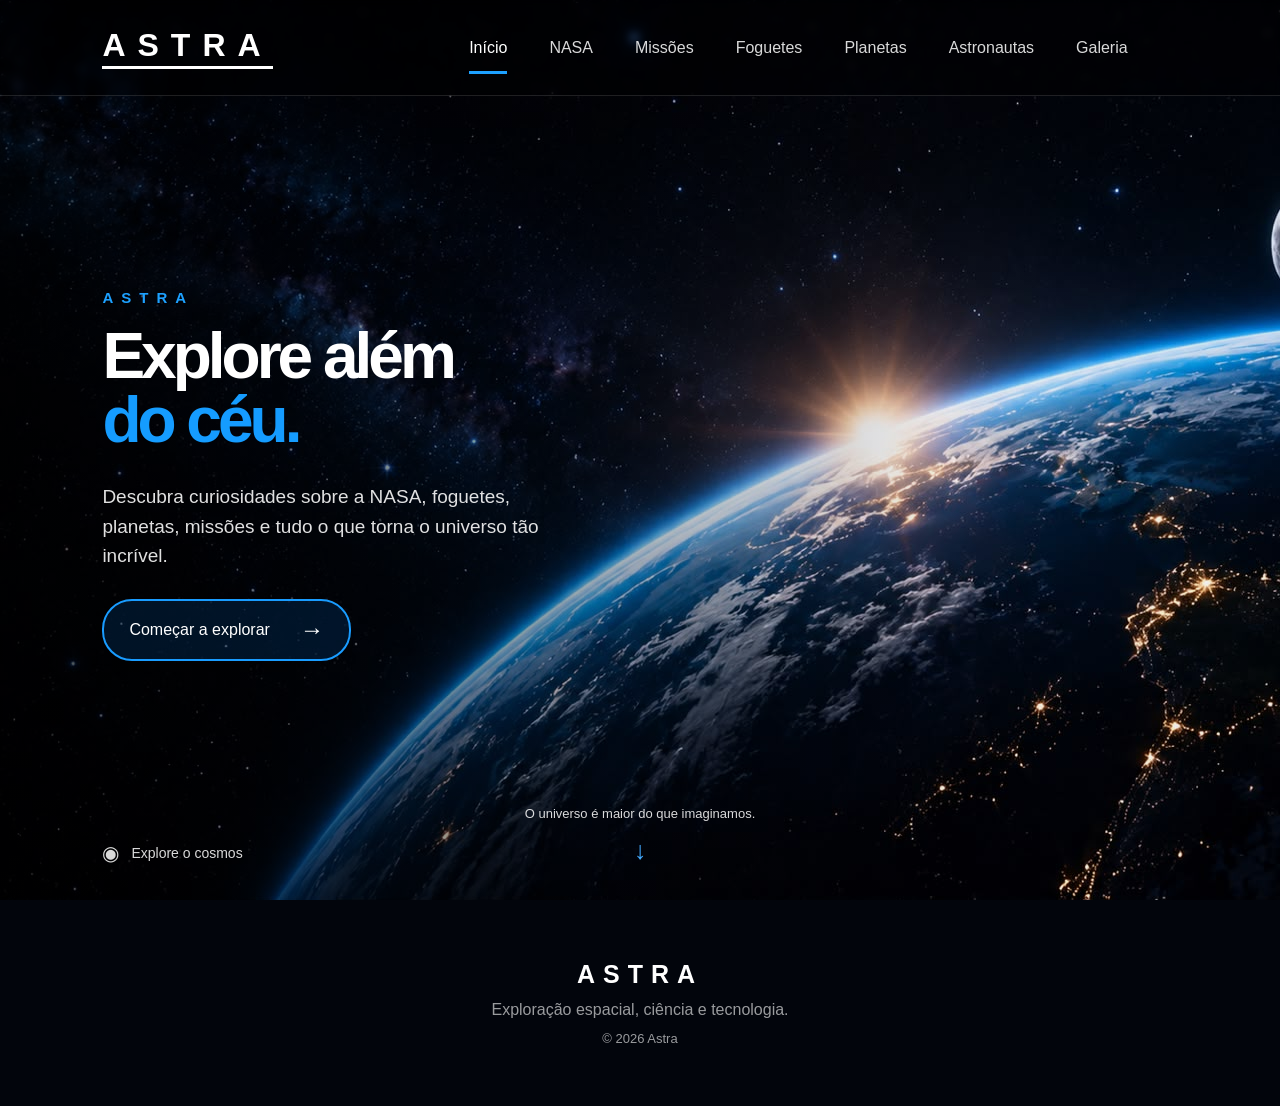
<file: index.html>
<!DOCTYPE html>
<html lang="pt-BR">

<head>

    <meta charset="UTF-8">

    <meta name="viewport" content="width=device-width, initial-scale=1.0">

    <meta
        name="description"
        content="Astra - Explore o universo, missões espaciais, foguetes, planetas e astronautas."
    >

    <title>Astra | Exploração Espacial</title>

    <link rel="stylesheet" href="css/style.css">

</head>

<body>


    <!-- =====================================================
         CABEÇALHO
    ====================================================== -->

    <header class="header">

        <a href="index.html" class="logo">
            ASTRA
        </a>


        <input
            type="checkbox"
            id="menu-toggle"
            class="menu-checkbox"
        >


        <label
            for="menu-toggle"
            class="menu-button"
            aria-label="Abrir menu"
        >
            <span></span>
            <span></span>
            <span></span>
        </label>


        <nav class="nav">

            <a href="index.html" class="active">
                Início
            </a>

            <a href="nasa.html">
                NASA
            </a>

            <a href="missoes.html">
                Missões
            </a>

            <a href="foguetes.html">
                Foguetes
            </a>

            <a href="planetas.html">
                Planetas
            </a>

            <a href="astronautas.html">
                Astronautas
            </a>

            <a href="galeria.html">
                Galeria
            </a>

        </nav>

    </header>



    <!-- =====================================================
         CONTEÚDO PRINCIPAL
    ====================================================== -->

    <main>

        <section class="hero">

            <div class="hero-overlay"></div>


            <div class="home-content">

                <p class="hero-label">
                    ASTRA
                </p>


                <h1>
                    Explore além
                    <span>do céu.</span>
                </h1>


                <p class="home-description">
                    Descubra curiosidades sobre a NASA, foguetes,
                    planetas, missões e tudo o que torna o universo
                    tão incrível.
                </p>


                <a href="nasa.html" class="explore-button">

                    Começar a explorar

                    <span>
                        →
                    </span>

                </a>

            </div>



            <div class="hero-bottom">

                <div class="hero-bottom-left">

                    <span class="small-icon">
                        ◉
                    </span>

                    <span>
                        Explore o cosmos
                    </span>

                </div>


                <div class="hero-bottom-center">

                    <span>
                        O universo é maior do que imaginamos.
                    </span>

                    <div class="arrow-down">
                        ↓
                    </div>

                </div>

            </div>

        </section>

    </main>



    <!-- =====================================================
         RODAPÉ
    ====================================================== -->

    <footer class="footer">

        <div class="footer-logo">
            ASTRA
        </div>

        <p>
            Exploração espacial, ciência e tecnologia.
        </p>

        <p class="copyright">
            © 2026 Astra
        </p>

    </footer>


</body>

</html>
</file>
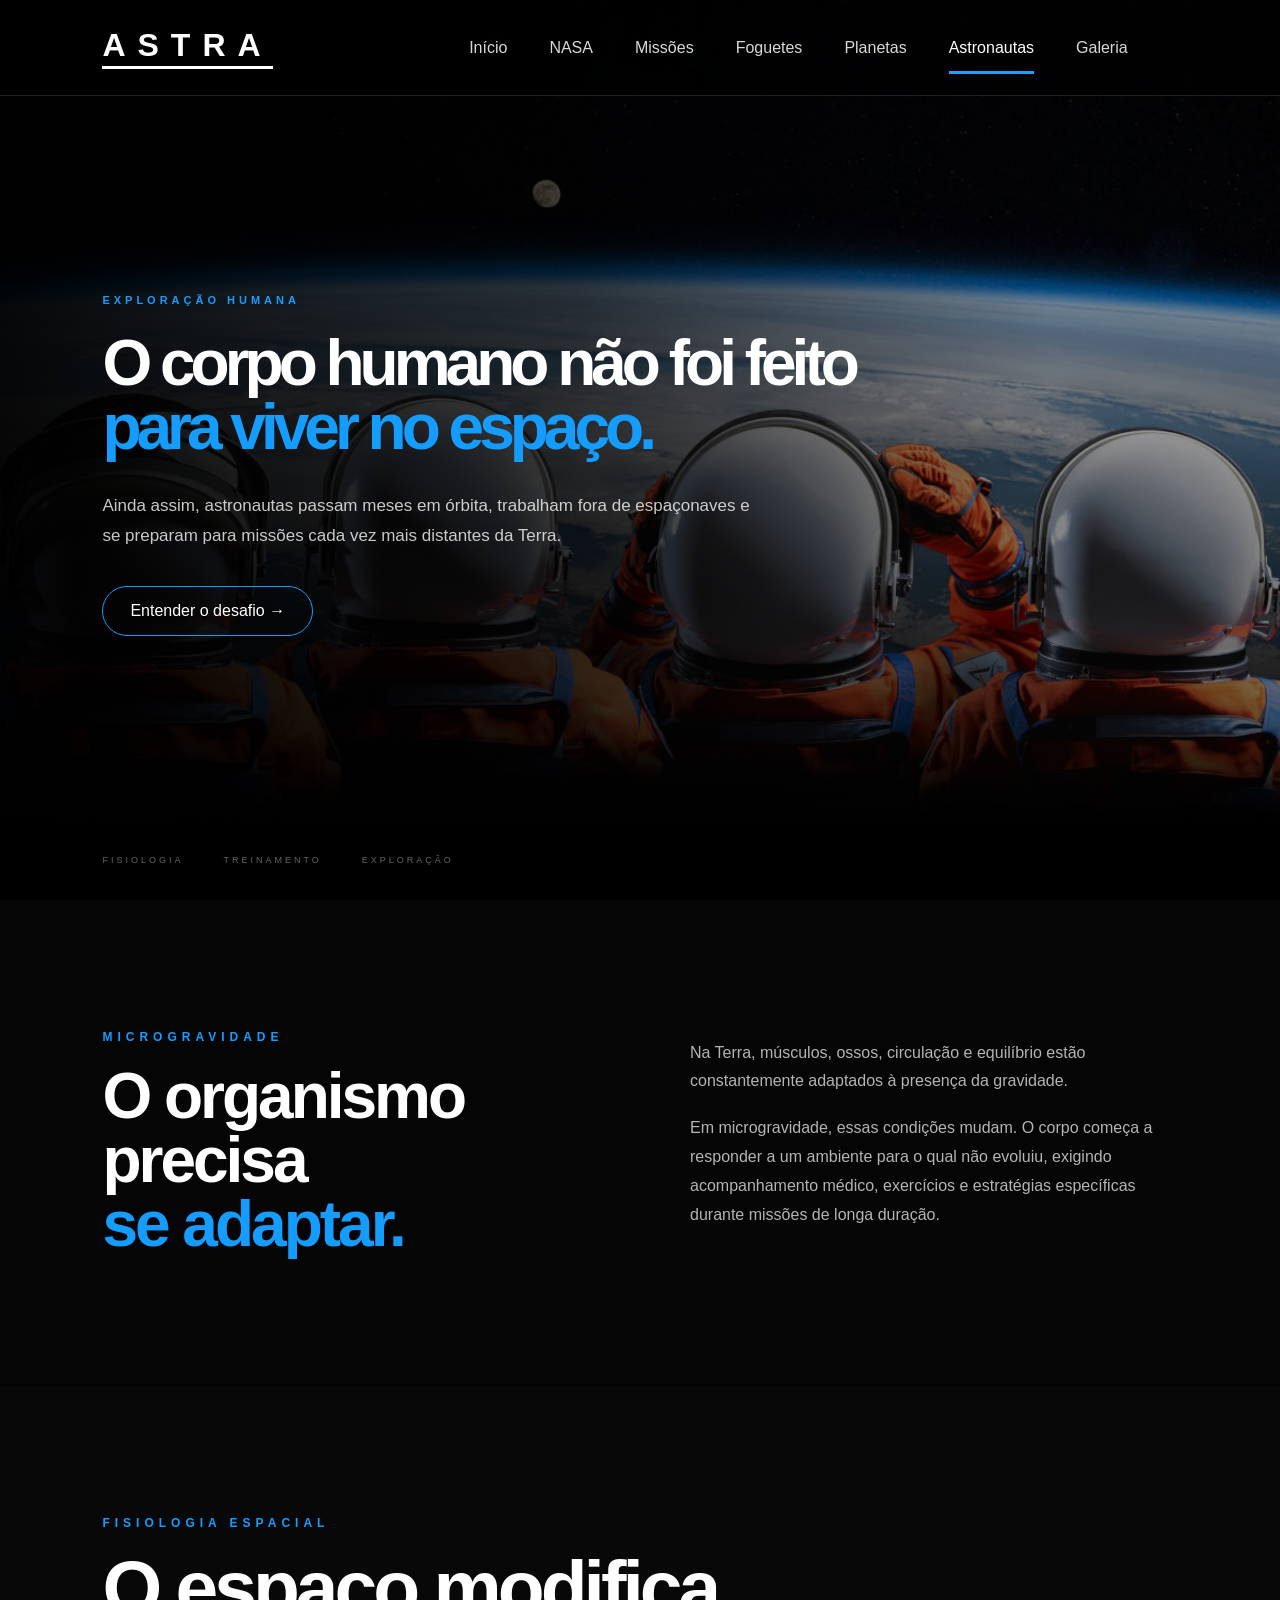
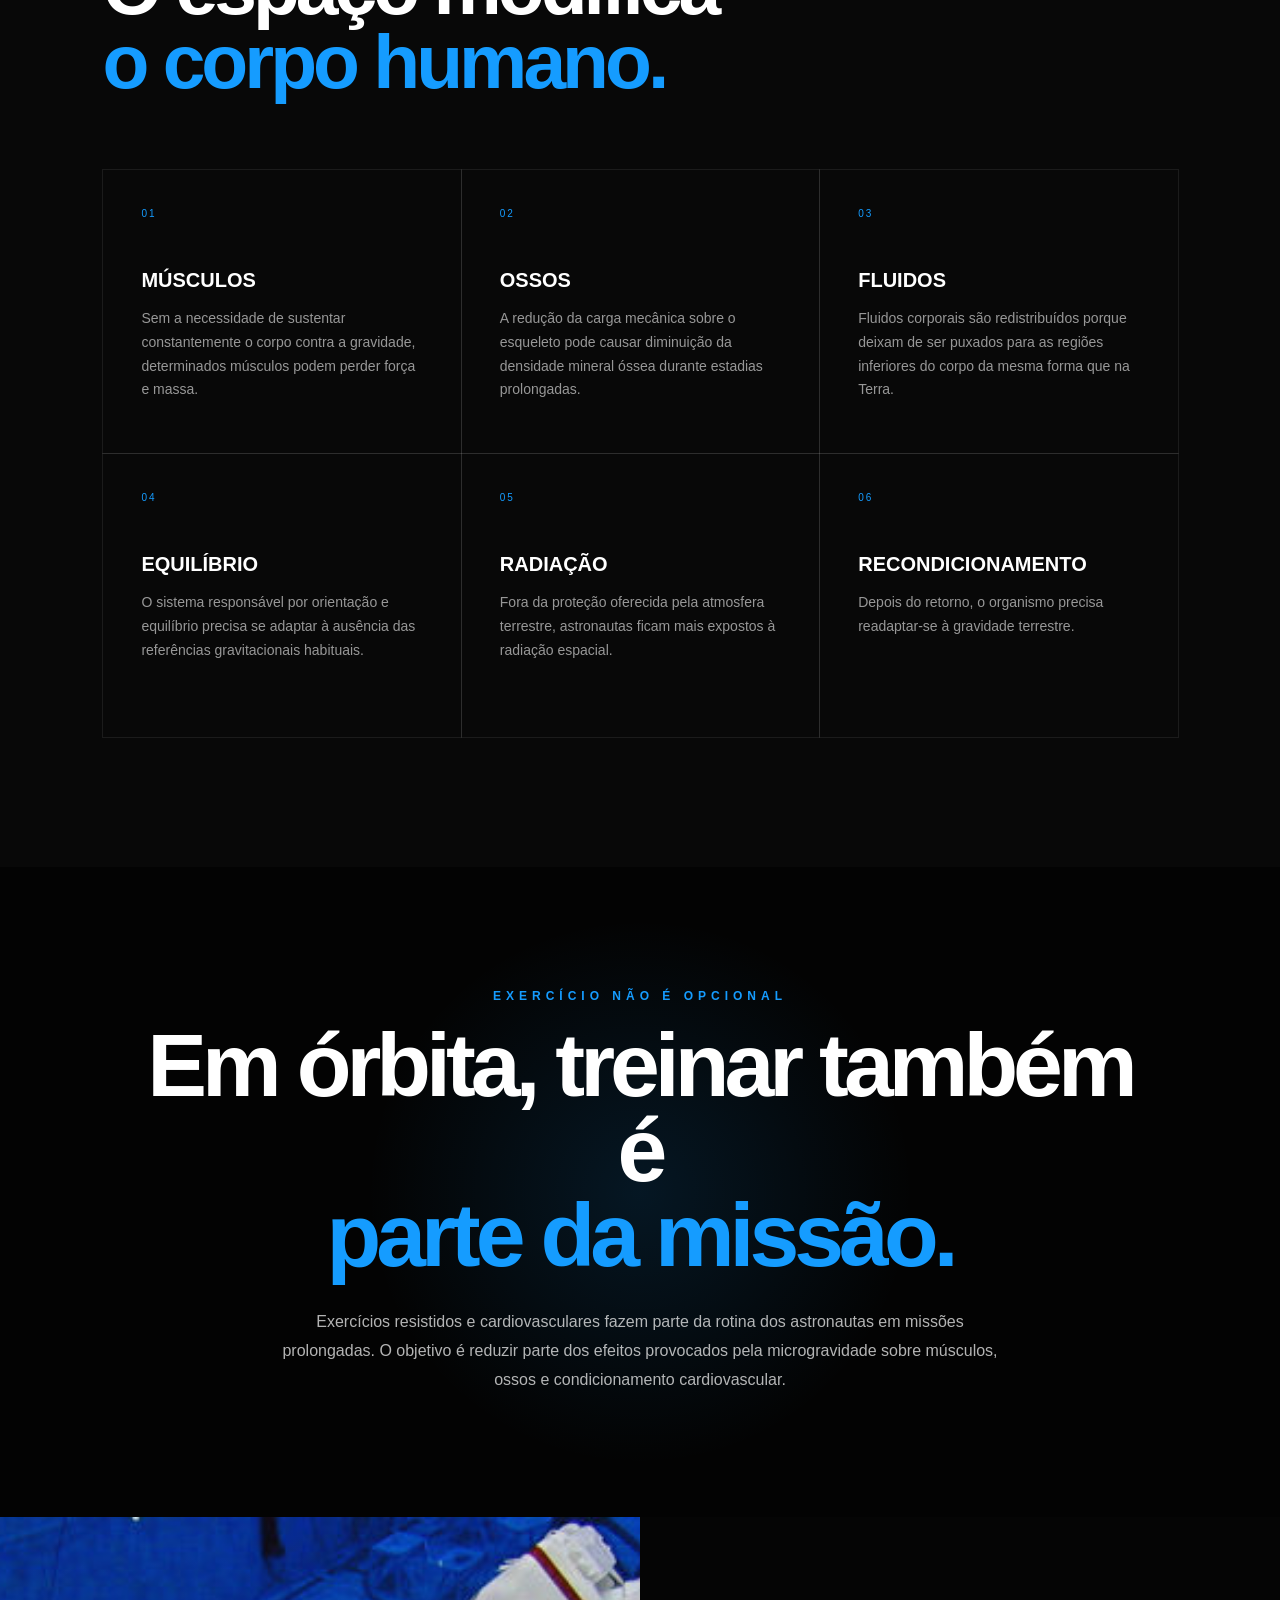
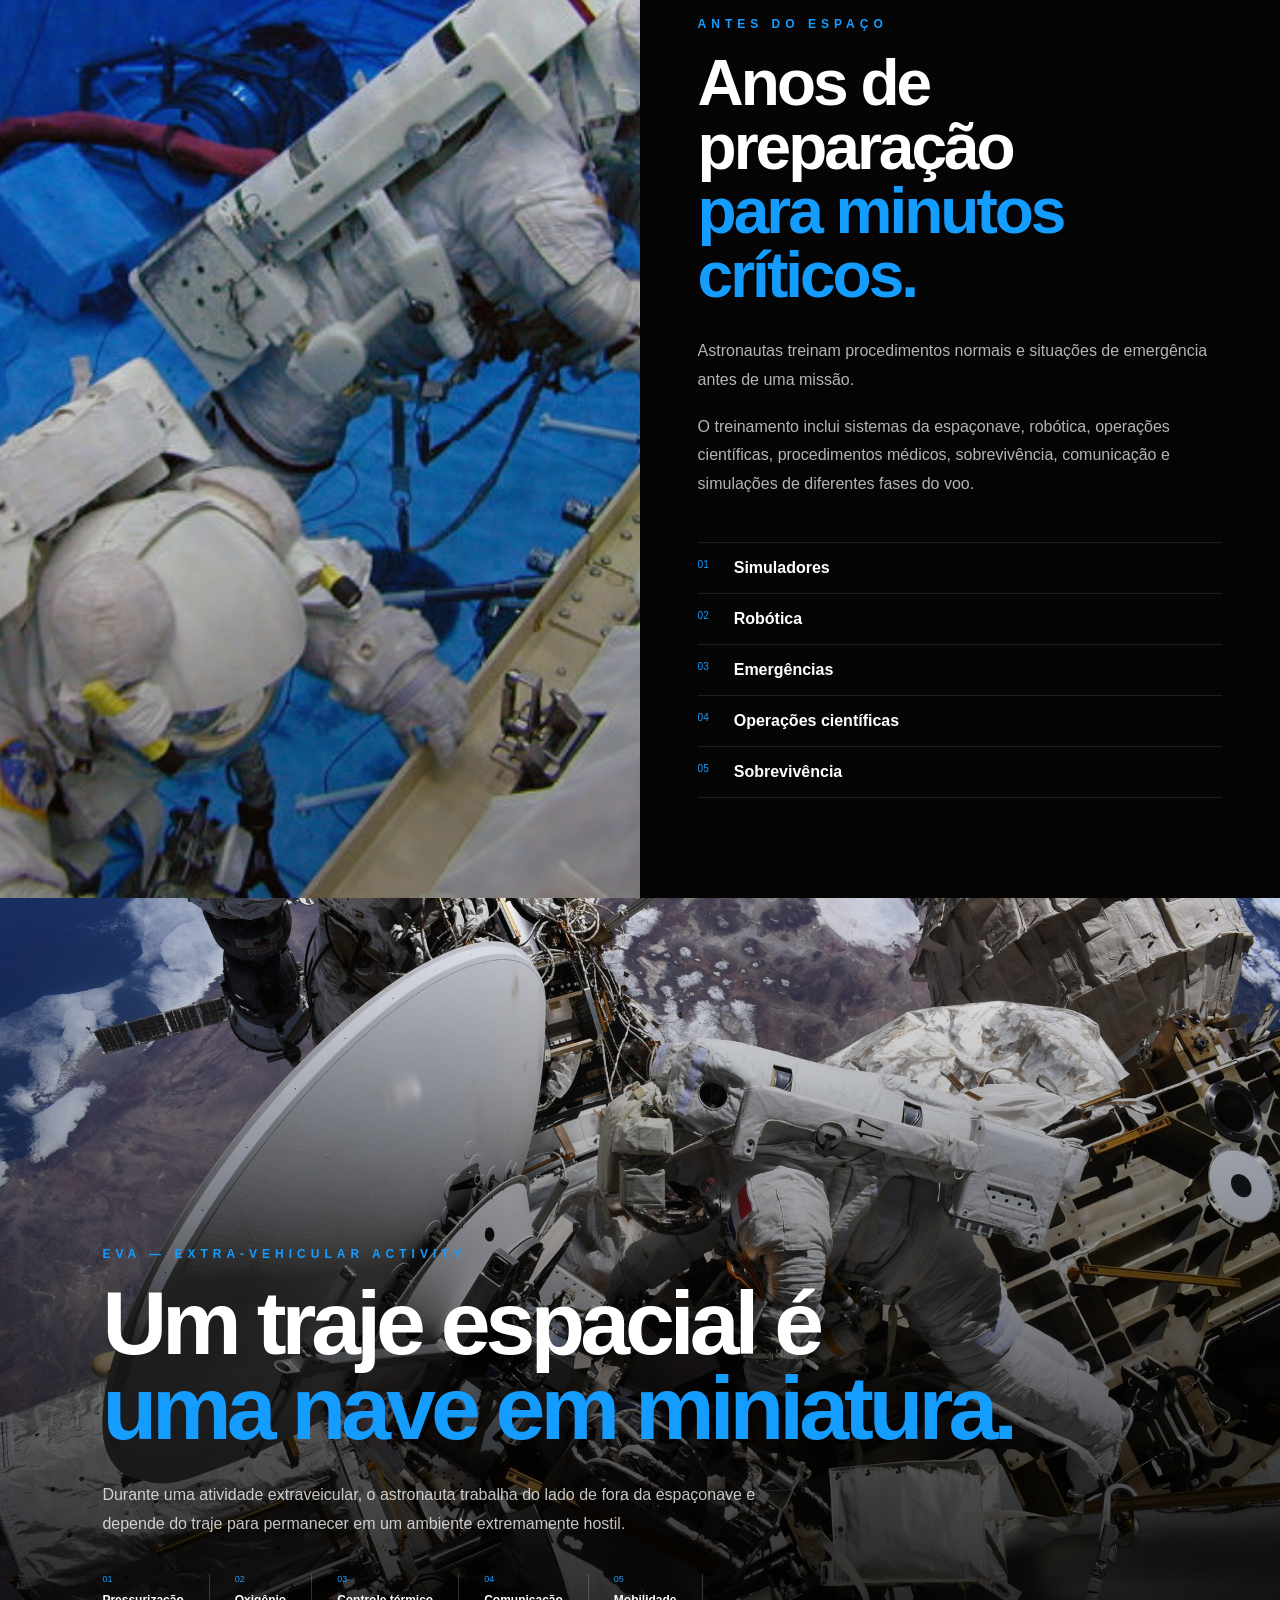
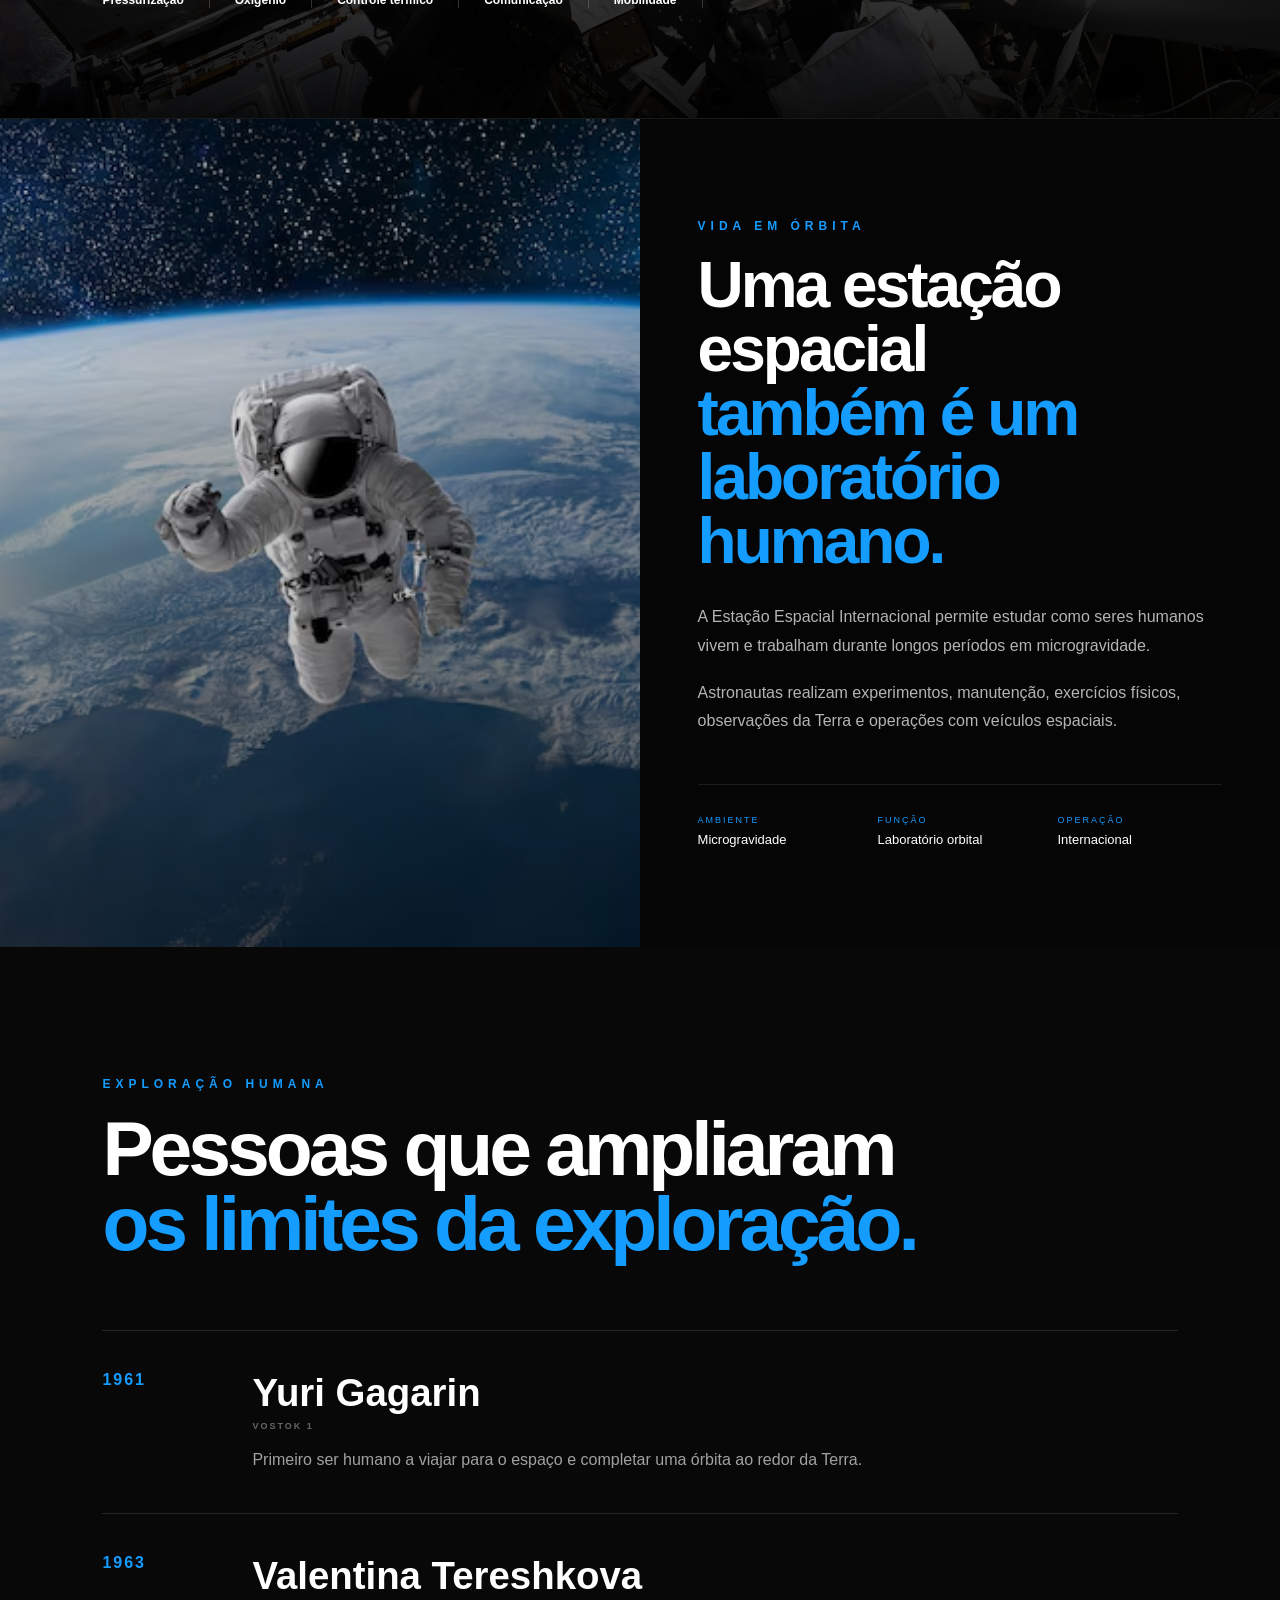
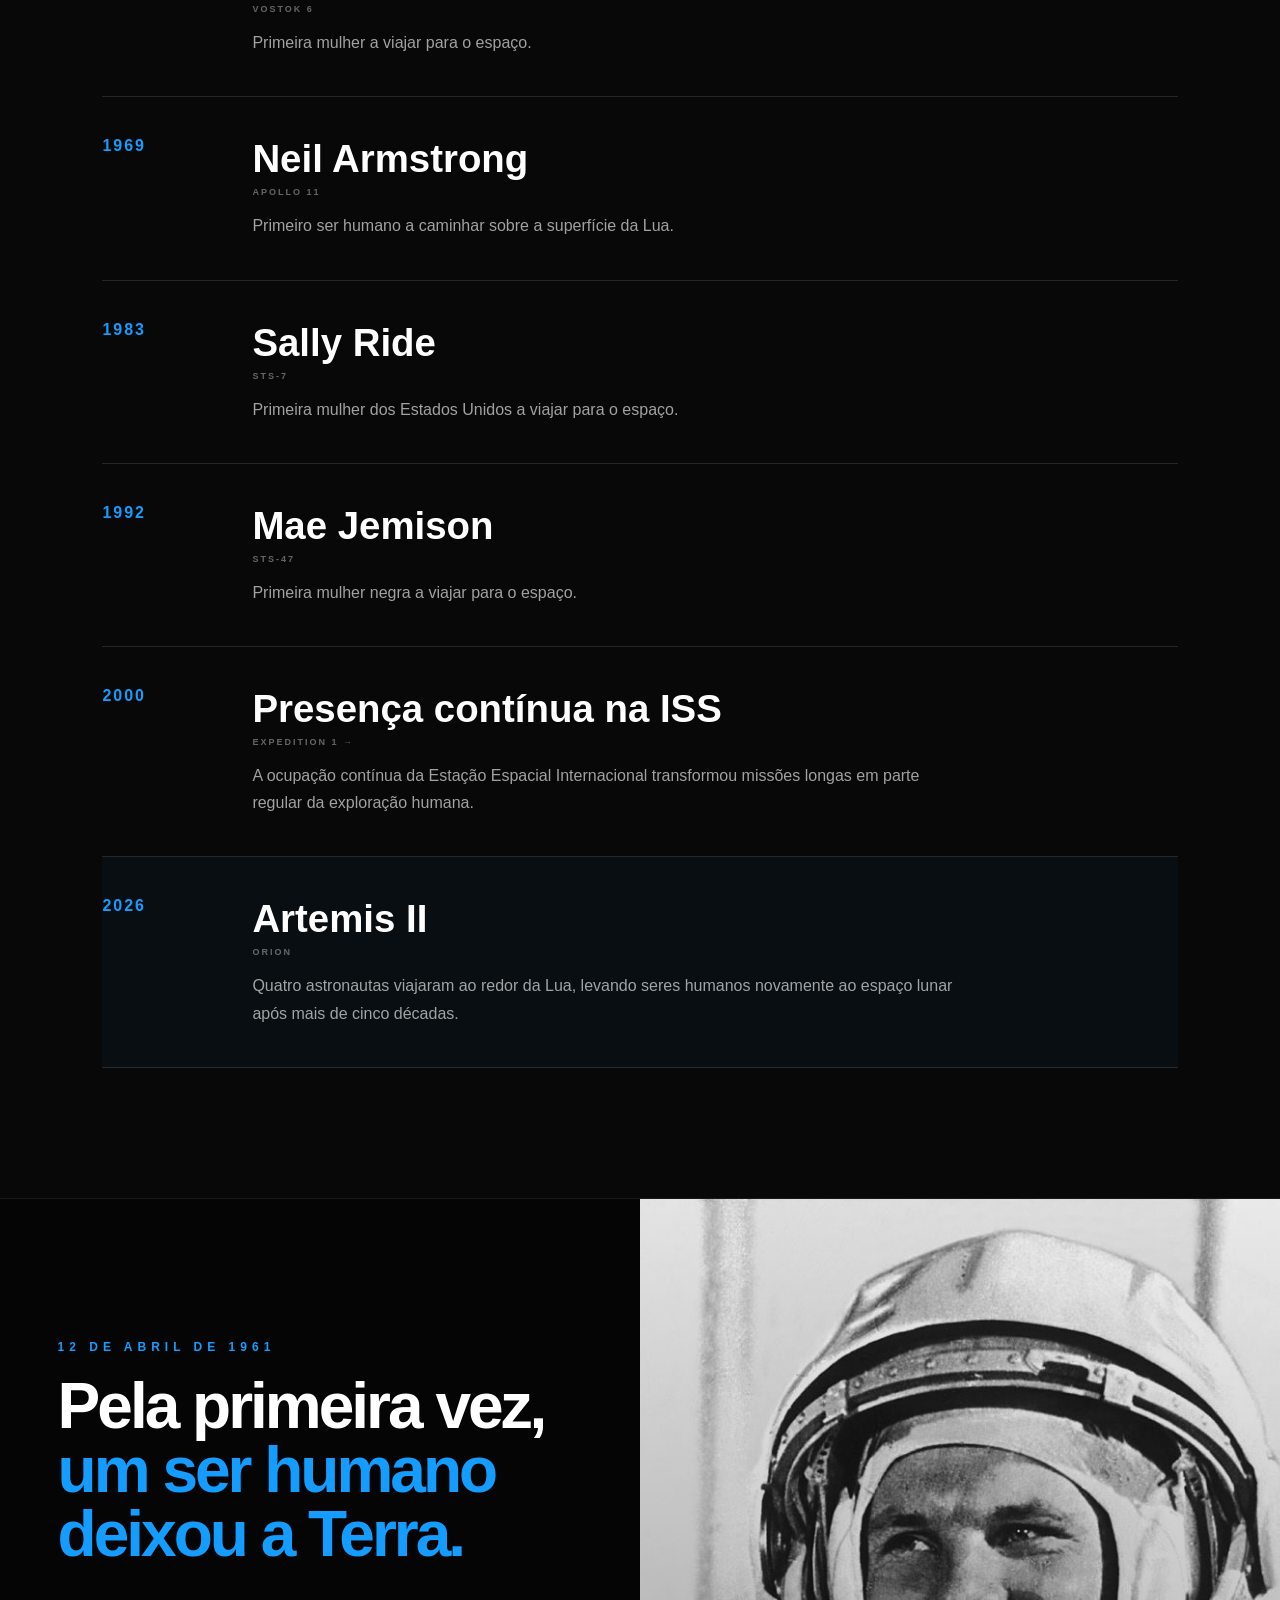
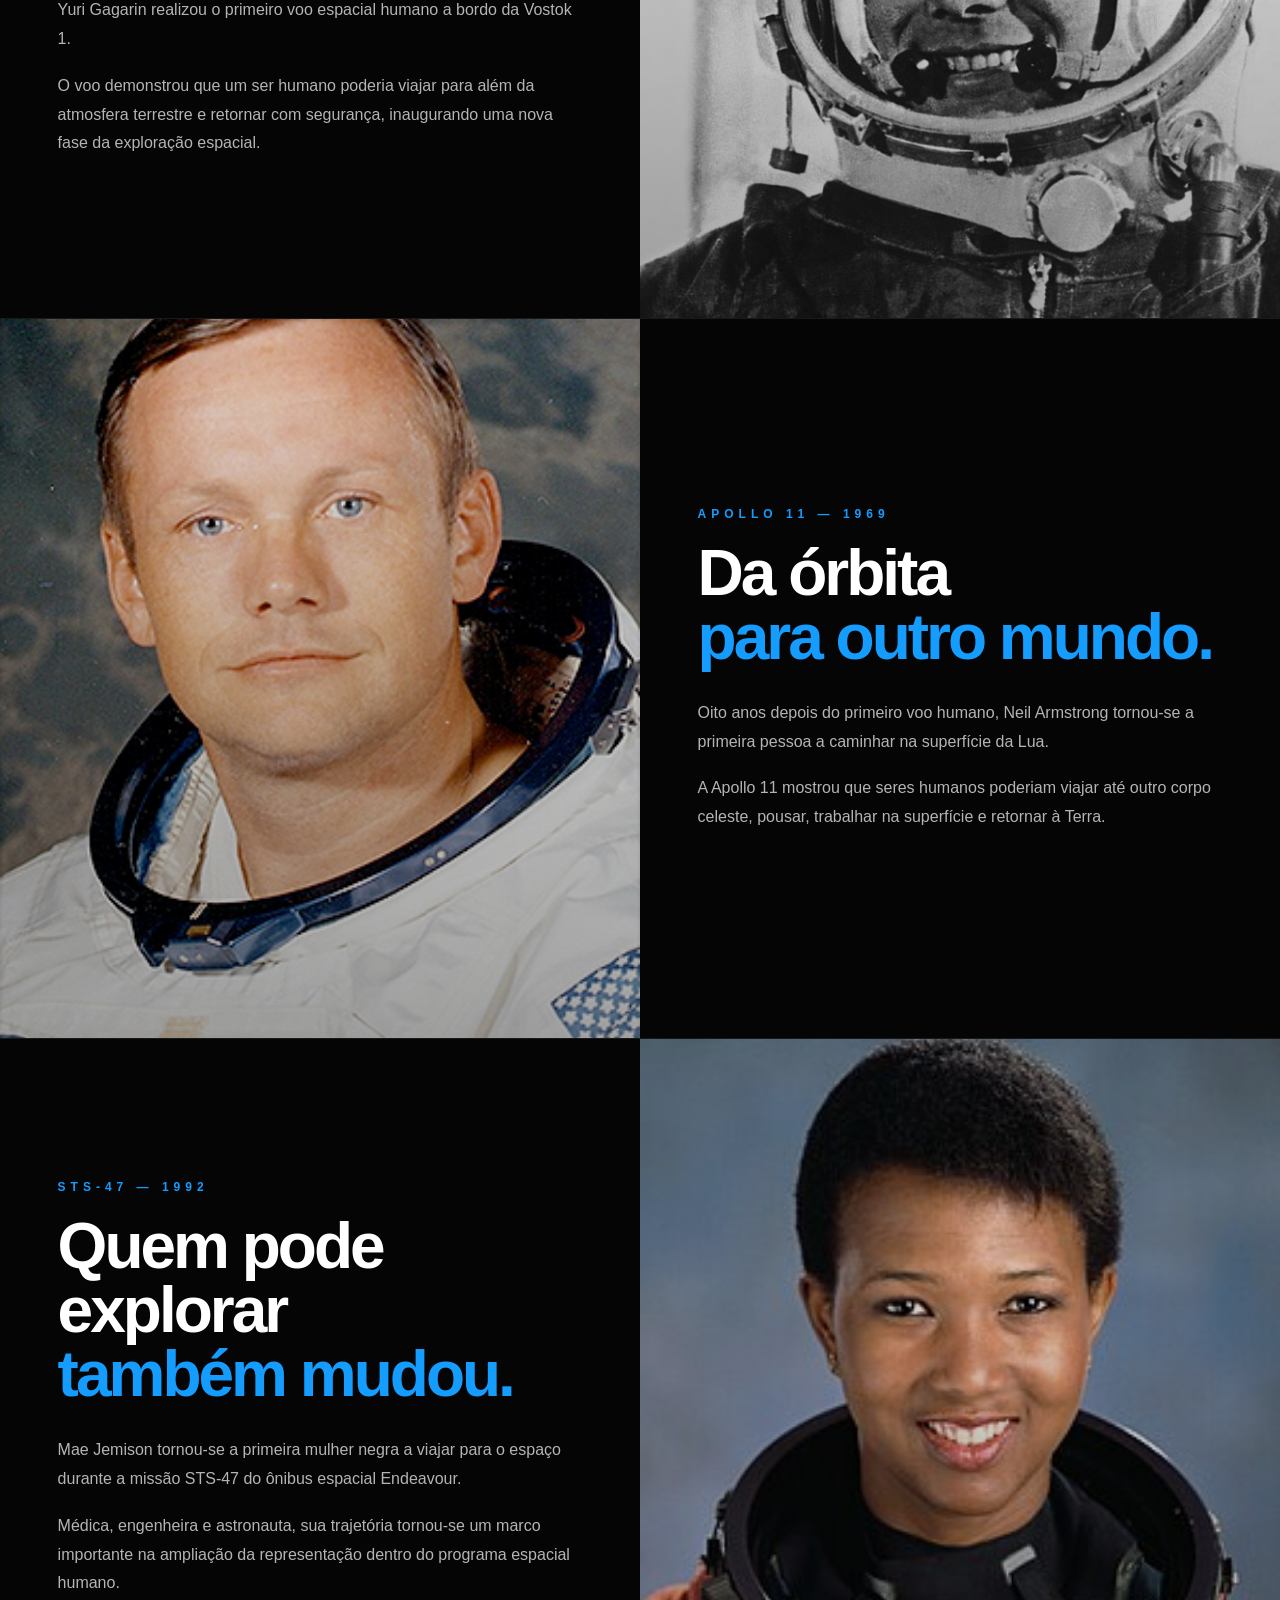
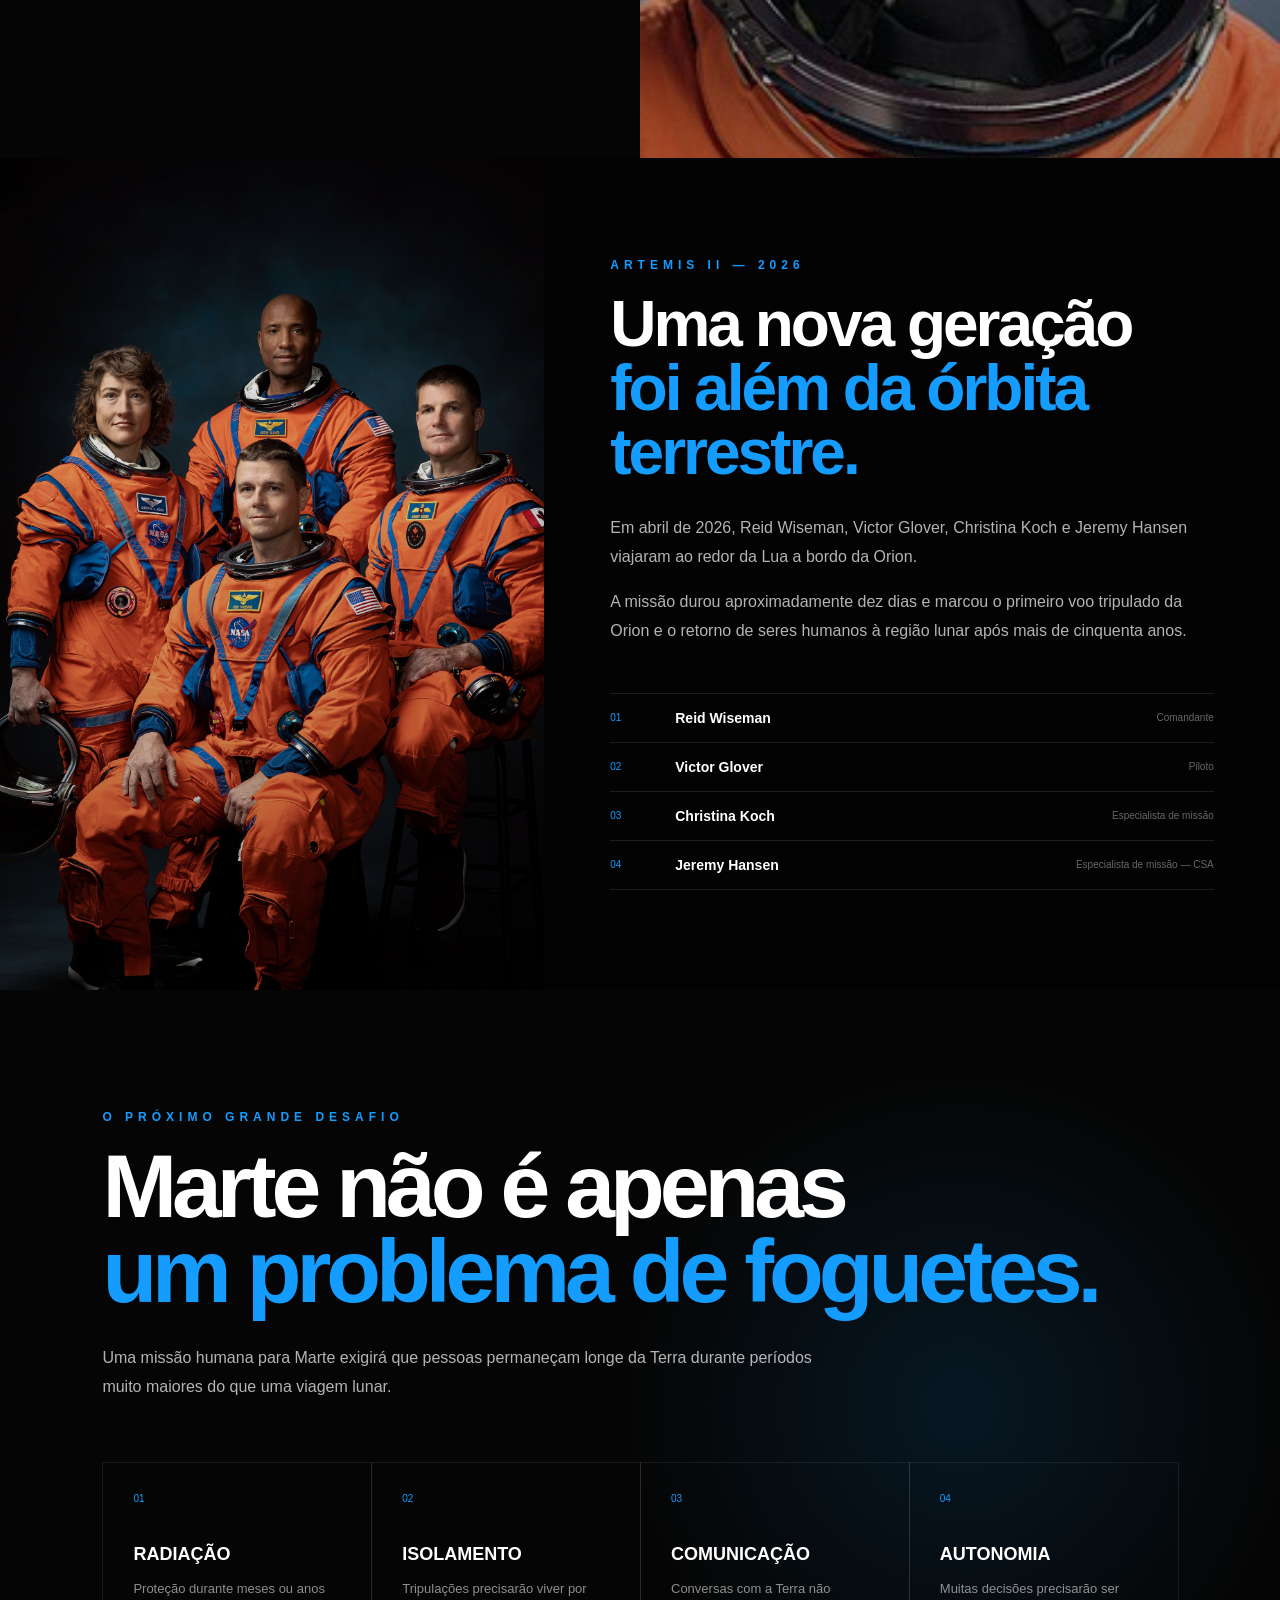
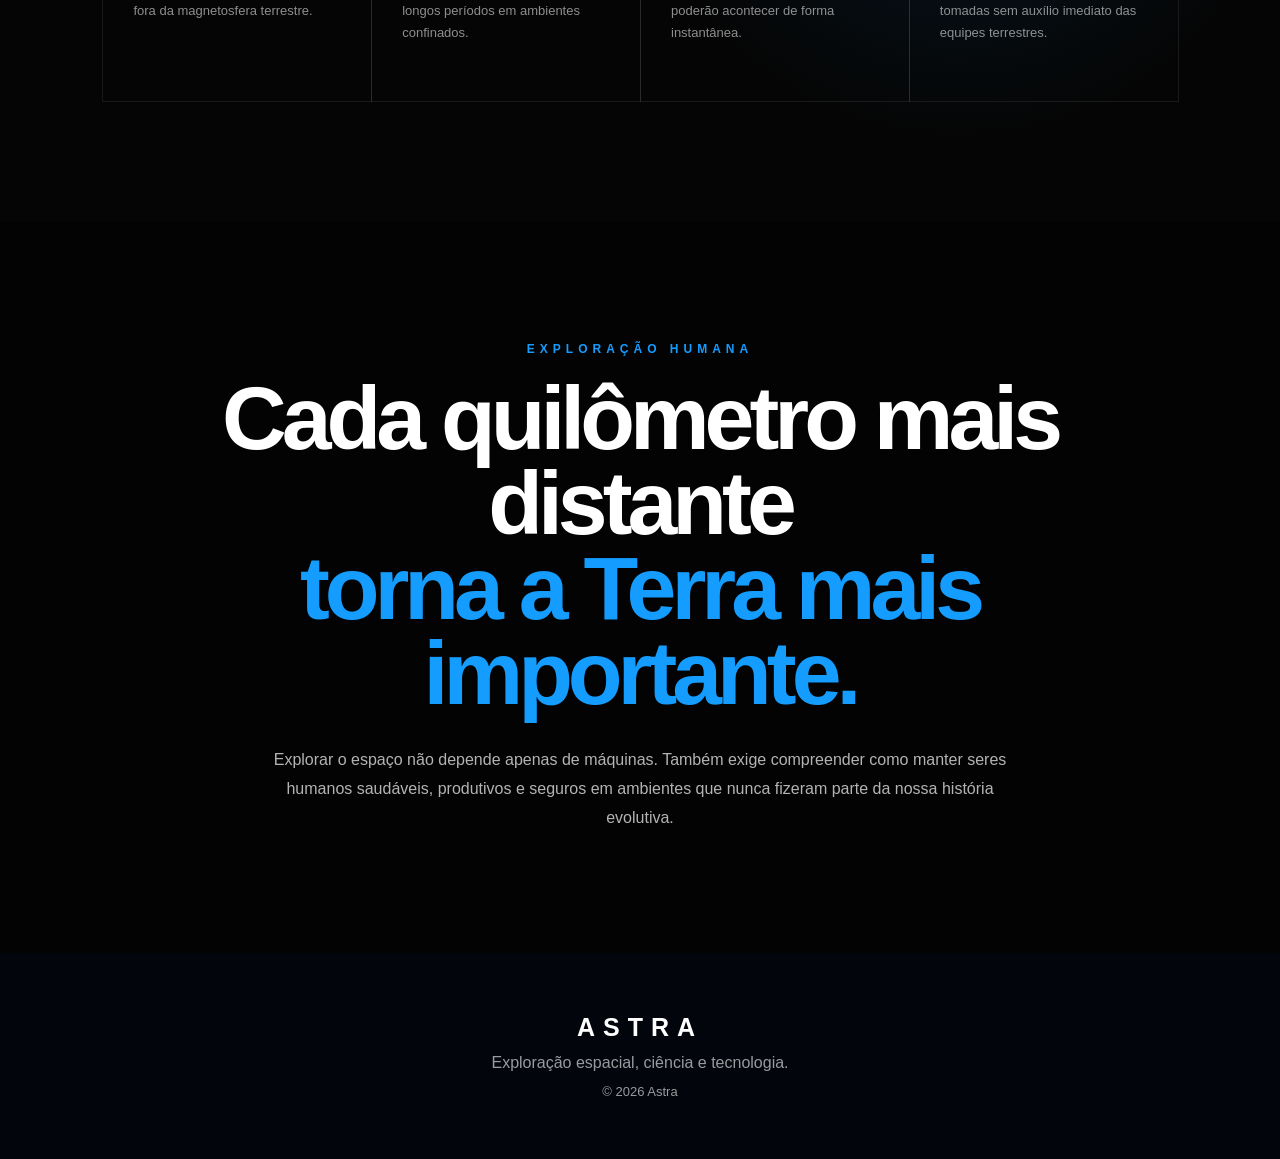
<file: astronautas.html>
<!DOCTYPE html>
<html lang="pt-BR">

<head>

    <meta charset="UTF-8">

    <meta name="viewport" content="width=device-width, initial-scale=1.0">

    <meta
        name="description"
        content="Entenda como astronautas treinam, vivem e trabalham no espaço, os efeitos da microgravidade no corpo humano e os desafios das futuras missões."
    >

    <title>Astra | Astronautas</title>

    <link rel="stylesheet" href="css/style.css">

</head>

<body>


    <!-- =====================================================
         CABEÇALHO
    ====================================================== -->

   <header class="header">

    <a href="index.html" class="logo">
        ASTRA
    </a>

    <input
        type="checkbox"
        id="menu-toggle"
        class="menu-checkbox"
    >

    <label
        for="menu-toggle"
        class="menu-button"
        aria-label="Abrir menu"
    >
        <span></span>
        <span></span>
        <span></span>
    </label>

    <nav class="nav">

        <a href="index.html">
            Início
        </a>

        <a href="nasa.html">
            NASA
        </a>

        <a href="missoes.html">
            Missões
        </a>

        <a href="foguetes.html">
            Foguetes
        </a>

        <a href="planetas.html">
            Planetas
        </a>

        <a href="astronautas.html" class="active">
            Astronautas
        </a>

        <a href="galeria.html">
            Galeria
        </a>

    </nav>

</header>


        <!-- =====================================================
             HERO
        ====================================================== -->

        <section class="astronaut-hero">

            <div class="astronaut-hero-overlay"></div>

            <div class="astronaut-hero-content">

                <p class="astronaut-label">
                    EXPLORAÇÃO HUMANA
                </p>

                <h1>
                    O corpo humano não foi feito
                    <span>para viver no espaço.</span>
                </h1>

                <p>
                    Ainda assim, astronautas passam meses em órbita,
                    trabalham fora de espaçonaves e se preparam para
                    missões cada vez mais distantes da Terra.
                </p>

                <a href="#corpo-no-espaco" class="astronaut-button">
                    Entender o desafio →
                </a>

            </div>


            <div class="astronaut-hero-bottom">

                <span>
                    FISIOLOGIA
                </span>

                <span>
                    TREINAMENTO
                </span>

                <span>
                    EXPLORAÇÃO
                </span>

            </div>

        </section>



        <!-- =====================================================
             CORPO HUMANO
        ====================================================== -->

        <section class="human-space-intro" id="corpo-no-espaco">

            <div>

                <p class="small-label">
                    MICROGRAVIDADE
                </p>

                <h2>
                    O organismo precisa
                    <span>se adaptar.</span>
                </h2>

            </div>


            <div class="human-space-intro-text">

                <p>
                    Na Terra, músculos, ossos, circulação e equilíbrio
                    estão constantemente adaptados à presença da
                    gravidade.
                </p>

                <p>
                    Em microgravidade, essas condições mudam.
                    O corpo começa a responder a um ambiente para o
                    qual não evoluiu, exigindo acompanhamento médico,
                    exercícios e estratégias específicas durante
                    missões de longa duração.
                </p>

            </div>

        </section>



        <!-- =====================================================
             EFEITOS NO CORPO
        ====================================================== -->

        <section class="space-body">

            <div class="astronaut-section-heading">

                <p class="small-label">
                    FISIOLOGIA ESPACIAL
                </p>

                <h2>
                    O espaço modifica
                    <span>o corpo humano.</span>
                </h2>

            </div>


            <div class="space-body-grid">


                <article>

                    <span>01</span>

                    <h3>
                        MÚSCULOS
                    </h3>

                    <p>
                        Sem a necessidade de sustentar constantemente
                        o corpo contra a gravidade, determinados
                        músculos podem perder força e massa.
                    </p>

                </article>


                <article>

                    <span>02</span>

                    <h3>
                        OSSOS
                    </h3>

                    <p>
                        A redução da carga mecânica sobre o esqueleto
                        pode causar diminuição da densidade mineral
                        óssea durante estadias prolongadas.
                    </p>

                </article>


                <article>

                    <span>03</span>

                    <h3>
                        FLUIDOS
                    </h3>

                    <p>
                        Fluidos corporais são redistribuídos porque
                        deixam de ser puxados para as regiões
                        inferiores do corpo da mesma forma que na Terra.
                    </p>

                </article>


                <article>

                    <span>04</span>

                    <h3>
                        EQUILÍBRIO
                    </h3>

                    <p>
                        O sistema responsável por orientação e
                        equilíbrio precisa se adaptar à ausência das
                        referências gravitacionais habituais.
                    </p>

                </article>


                <article>

                    <span>05</span>

                    <h3>
                        RADIAÇÃO
                    </h3>

                    <p>
                        Fora da proteção oferecida pela atmosfera
                        terrestre, astronautas ficam mais expostos
                        à radiação espacial.
                    </p>

                </article>


                <article>

                    <span>06</span>

                    <h3>
                        RECONDICIONAMENTO
                    </h3>

                    <p>
                        Depois do retorno, o organismo precisa
                        readaptar-se à gravidade terrestre.
                    </p>

                </article>


            </div>

        </section>



        <!-- =====================================================
             EXERCÍCIO
        ====================================================== -->

        <section class="astronaut-quote">

            <p class="small-label">
                EXERCÍCIO NÃO É OPCIONAL
            </p>

            <h2>
                Em órbita, treinar também é
                <span>parte da missão.</span>
            </h2>

            <p>
                Exercícios resistidos e cardiovasculares fazem parte
                da rotina dos astronautas em missões prolongadas.
                O objetivo é reduzir parte dos efeitos provocados
                pela microgravidade sobre músculos, ossos e
                condicionamento cardiovascular.
            </p>

        </section>



        <!-- =====================================================
             TREINAMENTO
        ====================================================== -->

        <section class="astronaut-training">

            <div class="astronaut-training-image"></div>


            <div class="astronaut-training-content">

                <p class="small-label">
                    ANTES DO ESPAÇO
                </p>

                <h2>
                    Anos de preparação
                    <span>para minutos críticos.</span>
                </h2>

                <p>
                    Astronautas treinam procedimentos normais
                    e situações de emergência antes de uma missão.
                </p>

                <p>
                    O treinamento inclui sistemas da espaçonave,
                    robótica, operações científicas, procedimentos
                    médicos, sobrevivência, comunicação e simulações
                    de diferentes fases do voo.
                </p>


                <div class="training-list">

                    <div>
                        <span>01</span>
                        <strong>Simuladores</strong>
                    </div>

                    <div>
                        <span>02</span>
                        <strong>Robótica</strong>
                    </div>

                    <div>
                        <span>03</span>
                        <strong>Emergências</strong>
                    </div>

                    <div>
                        <span>04</span>
                        <strong>Operações científicas</strong>
                    </div>

                    <div>
                        <span>05</span>
                        <strong>Sobrevivência</strong>
                    </div>

                </div>

            </div>

        </section>



        <!-- =====================================================
             EVA
        ====================================================== -->

        <section class="eva-section">

            <div class="eva-overlay"></div>


            <div class="eva-content">

                <p class="small-label">
                    EVA — EXTRA-VEHICULAR ACTIVITY
                </p>

                <h2>
                    Um traje espacial é
                    <span>uma nave em miniatura.</span>
                </h2>

                <p>
                    Durante uma atividade extraveicular, o astronauta
                    trabalha do lado de fora da espaçonave e depende
                    do traje para permanecer em um ambiente
                    extremamente hostil.
                </p>


                <div class="eva-systems">

                    <div>
                        <span>01</span>
                        <strong>Pressurização</strong>
                    </div>

                    <div>
                        <span>02</span>
                        <strong>Oxigênio</strong>
                    </div>

                    <div>
                        <span>03</span>
                        <strong>Controle térmico</strong>
                    </div>

                    <div>
                        <span>04</span>
                        <strong>Comunicação</strong>
                    </div>

                    <div>
                        <span>05</span>
                        <strong>Mobilidade</strong>
                    </div>

                </div>

            </div>

        </section>



        <!-- =====================================================
             ISS
        ====================================================== -->

        <section class="astronaut-feature">

            <div class="astronaut-feature-image iss-human-image"></div>


            <div class="astronaut-feature-content">

                <p class="small-label">
                    VIDA EM ÓRBITA
                </p>

                <h2>
                    Uma estação espacial
                    <span>também é um laboratório humano.</span>
                </h2>

                <p>
                    A Estação Espacial Internacional permite estudar
                    como seres humanos vivem e trabalham durante
                    longos períodos em microgravidade.
                </p>

                <p>
                    Astronautas realizam experimentos, manutenção,
                    exercícios físicos, observações da Terra
                    e operações com veículos espaciais.
                </p>


                <div class="astronaut-data">

                    <div>
                        <span>AMBIENTE</span>
                        <strong>Microgravidade</strong>
                    </div>

                    <div>
                        <span>FUNÇÃO</span>
                        <strong>Laboratório orbital</strong>
                    </div>

                    <div>
                        <span>OPERAÇÃO</span>
                        <strong>Internacional</strong>
                    </div>

                </div>

            </div>

        </section>



        <!-- =====================================================
             LINHA DO TEMPO
        ====================================================== -->

        <section class="astronaut-history">

            <div class="astronaut-section-heading history-astronaut-heading">

                <p class="small-label">
                    EXPLORAÇÃO HUMANA
                </p>

                <h2>
                    Pessoas que ampliaram
                    <span>os limites da exploração.</span>
                </h2>

            </div>


            <div class="astronaut-history-line">


                <article>

                    <span class="astronaut-history-year">
                        1961
                    </span>

                    <div>
                        <h3>Yuri Gagarin</h3>
                        <strong>VOSTOK 1</strong>

                        <p>
                            Primeiro ser humano a viajar para o espaço
                            e completar uma órbita ao redor da Terra.
                        </p>
                    </div>

                </article>


                <article>

                    <span class="astronaut-history-year">
                        1963
                    </span>

                    <div>
                        <h3>Valentina Tereshkova</h3>
                        <strong>VOSTOK 6</strong>

                        <p>
                            Primeira mulher a viajar para o espaço.
                        </p>
                    </div>

                </article>


                <article>

                    <span class="astronaut-history-year">
                        1969
                    </span>

                    <div>
                        <h3>Neil Armstrong</h3>
                        <strong>APOLLO 11</strong>

                        <p>
                            Primeiro ser humano a caminhar
                            sobre a superfície da Lua.
                        </p>
                    </div>

                </article>


                <article>

                    <span class="astronaut-history-year">
                        1983
                    </span>

                    <div>
                        <h3>Sally Ride</h3>
                        <strong>STS-7</strong>

                        <p>
                            Primeira mulher dos Estados Unidos
                            a viajar para o espaço.
                        </p>
                    </div>

                </article>


                <article>

                    <span class="astronaut-history-year">
                        1992
                    </span>

                    <div>
                        <h3>Mae Jemison</h3>
                        <strong>STS-47</strong>

                        <p>
                            Primeira mulher negra a viajar
                            para o espaço.
                        </p>
                    </div>

                </article>


                <article>

                    <span class="astronaut-history-year">
                        2000
                    </span>

                    <div>
                        <h3>Presença contínua na ISS</h3>
                        <strong>EXPEDITION 1 →</strong>

                        <p>
                            A ocupação contínua da Estação Espacial
                            Internacional transformou missões longas
                            em parte regular da exploração humana.
                        </p>
                    </div>

                </article>


                <article class="astronaut-history-current">

                    <span class="astronaut-history-year">
                        2026
                    </span>

                    <div>
                        <h3>Artemis II</h3>
                        <strong>ORION</strong>

                        <p>
                            Quatro astronautas viajaram ao redor da Lua,
                            levando seres humanos novamente ao espaço
                            lunar após mais de cinco décadas.
                        </p>
                    </div>

                </article>


            </div>

        </section>



        <!-- =====================================================
             GAGARIN
        ====================================================== -->

        <section class="astronaut-feature astronaut-feature-reverse">

            <div class="astronaut-feature-image gagarin-image"></div>


            <div class="astronaut-feature-content">

                <p class="small-label">
                    12 DE ABRIL DE 1961
                </p>

                <h2>
                    Pela primeira vez,
                    <span>um ser humano deixou a Terra.</span>
                </h2>

                <p>
                    Yuri Gagarin realizou o primeiro voo espacial
                    humano a bordo da Vostok 1.
                </p>

                <p>
                    O voo demonstrou que um ser humano poderia
                    viajar para além da atmosfera terrestre
                    e retornar com segurança, inaugurando
                    uma nova fase da exploração espacial.
                </p>

            </div>

        </section>



        <!-- =====================================================
             ARMSTRONG
        ====================================================== -->

        <section class="astronaut-feature">

            <div class="astronaut-feature-image armstrong-image"></div>


            <div class="astronaut-feature-content">

                <p class="small-label">
                    APOLLO 11 — 1969
                </p>

                <h2>
                    Da órbita
                    <span>para outro mundo.</span>
                </h2>

                <p>
                    Oito anos depois do primeiro voo humano,
                    Neil Armstrong tornou-se a primeira pessoa
                    a caminhar na superfície da Lua.
                </p>

                <p>
                    A Apollo 11 mostrou que seres humanos poderiam
                    viajar até outro corpo celeste, pousar,
                    trabalhar na superfície e retornar à Terra.
                </p>

            </div>

        </section>



        <!-- =====================================================
             MAE JEMISON
        ====================================================== -->

        <section class="astronaut-feature astronaut-feature-reverse">

            <div class="astronaut-feature-image jemison-image"></div>


            <div class="astronaut-feature-content">

                <p class="small-label">
                    STS-47 — 1992
                </p>

                <h2>
                    Quem pode explorar
                    <span>também mudou.</span>
                </h2>

                <p>
                    Mae Jemison tornou-se a primeira mulher negra
                    a viajar para o espaço durante a missão STS-47
                    do ônibus espacial Endeavour.
                </p>

                <p>
                    Médica, engenheira e astronauta, sua trajetória
                    tornou-se um marco importante na ampliação da
                    representação dentro do programa espacial humano.
                </p>

            </div>

        </section>



        <!-- =====================================================
             ARTEMIS II
        ====================================================== -->

        <section class="artemis-crew-section">

            <div class="artemis-crew-image"></div>


            <div class="artemis-crew-content">

                <p class="small-label">
                    ARTEMIS II — 2026
                </p>

                <h2>
                    Uma nova geração
                    <span>foi além da órbita terrestre.</span>
                </h2>

                <p>
                    Em abril de 2026, Reid Wiseman, Victor Glover,
                    Christina Koch e Jeremy Hansen viajaram ao redor
                    da Lua a bordo da Orion.
                </p>

                <p>
                    A missão durou aproximadamente dez dias e marcou
                    o primeiro voo tripulado da Orion e o retorno
                    de seres humanos à região lunar após mais de
                    cinquenta anos.
                </p>


                <div class="artemis-crew-list">

                    <div>
                        <span>01</span>
                        <strong>Reid Wiseman</strong>
                        <small>Comandante</small>
                    </div>

                    <div>
                        <span>02</span>
                        <strong>Victor Glover</strong>
                        <small>Piloto</small>
                    </div>

                    <div>
                        <span>03</span>
                        <strong>Christina Koch</strong>
                        <small>Especialista de missão</small>
                    </div>

                    <div>
                        <span>04</span>
                        <strong>Jeremy Hansen</strong>
                        <small>Especialista de missão — CSA</small>
                    </div>

                </div>

            </div>

        </section>



        <!-- =====================================================
             MARTE
        ====================================================== -->

        <section class="humans-mars">

            <p class="small-label">
                O PRÓXIMO GRANDE DESAFIO
            </p>

            <h2>
                Marte não é apenas
                <span>um problema de foguetes.</span>
            </h2>

            <p>
                Uma missão humana para Marte exigirá que pessoas
                permaneçam longe da Terra durante períodos muito
                maiores do que uma viagem lunar.
            </p>


            <div class="mars-human-grid">

                <article>
                    <span>01</span>
                    <h3>RADIAÇÃO</h3>
                    <p>
                        Proteção durante meses ou anos fora
                        da magnetosfera terrestre.
                    </p>
                </article>

                <article>
                    <span>02</span>
                    <h3>ISOLAMENTO</h3>
                    <p>
                        Tripulações precisarão viver por longos
                        períodos em ambientes confinados.
                    </p>
                </article>

                <article>
                    <span>03</span>
                    <h3>COMUNICAÇÃO</h3>
                    <p>
                        Conversas com a Terra não poderão
                        acontecer de forma instantânea.
                    </p>
                </article>

                <article>
                    <span>04</span>
                    <h3>AUTONOMIA</h3>
                    <p>
                        Muitas decisões precisarão ser tomadas
                        sem auxílio imediato das equipes terrestres.
                    </p>
                </article>

            </div>

        </section>



        <!-- =====================================================
             ENCERRAMENTO
        ====================================================== -->

        <section class="astronaut-ending">

            <p class="small-label">
                EXPLORAÇÃO HUMANA
            </p>

            <h2>
                Cada quilômetro mais distante
                <span>torna a Terra mais importante.</span>
            </h2>

            <p>
                Explorar o espaço não depende apenas de máquinas.
                Também exige compreender como manter seres humanos
                saudáveis, produtivos e seguros em ambientes que
                nunca fizeram parte da nossa história evolutiva.
            </p>

        </section>


    </main>



    <!-- =====================================================
         RODAPÉ
    ====================================================== -->

    <footer class="footer">

        <div class="footer-logo">
            ASTRA
        </div>

        <p>
            Exploração espacial, ciência e tecnologia.
        </p>

        <p class="copyright">
            © 2026 Astra
        </p>

    </footer>


</body>

</html>
</file>
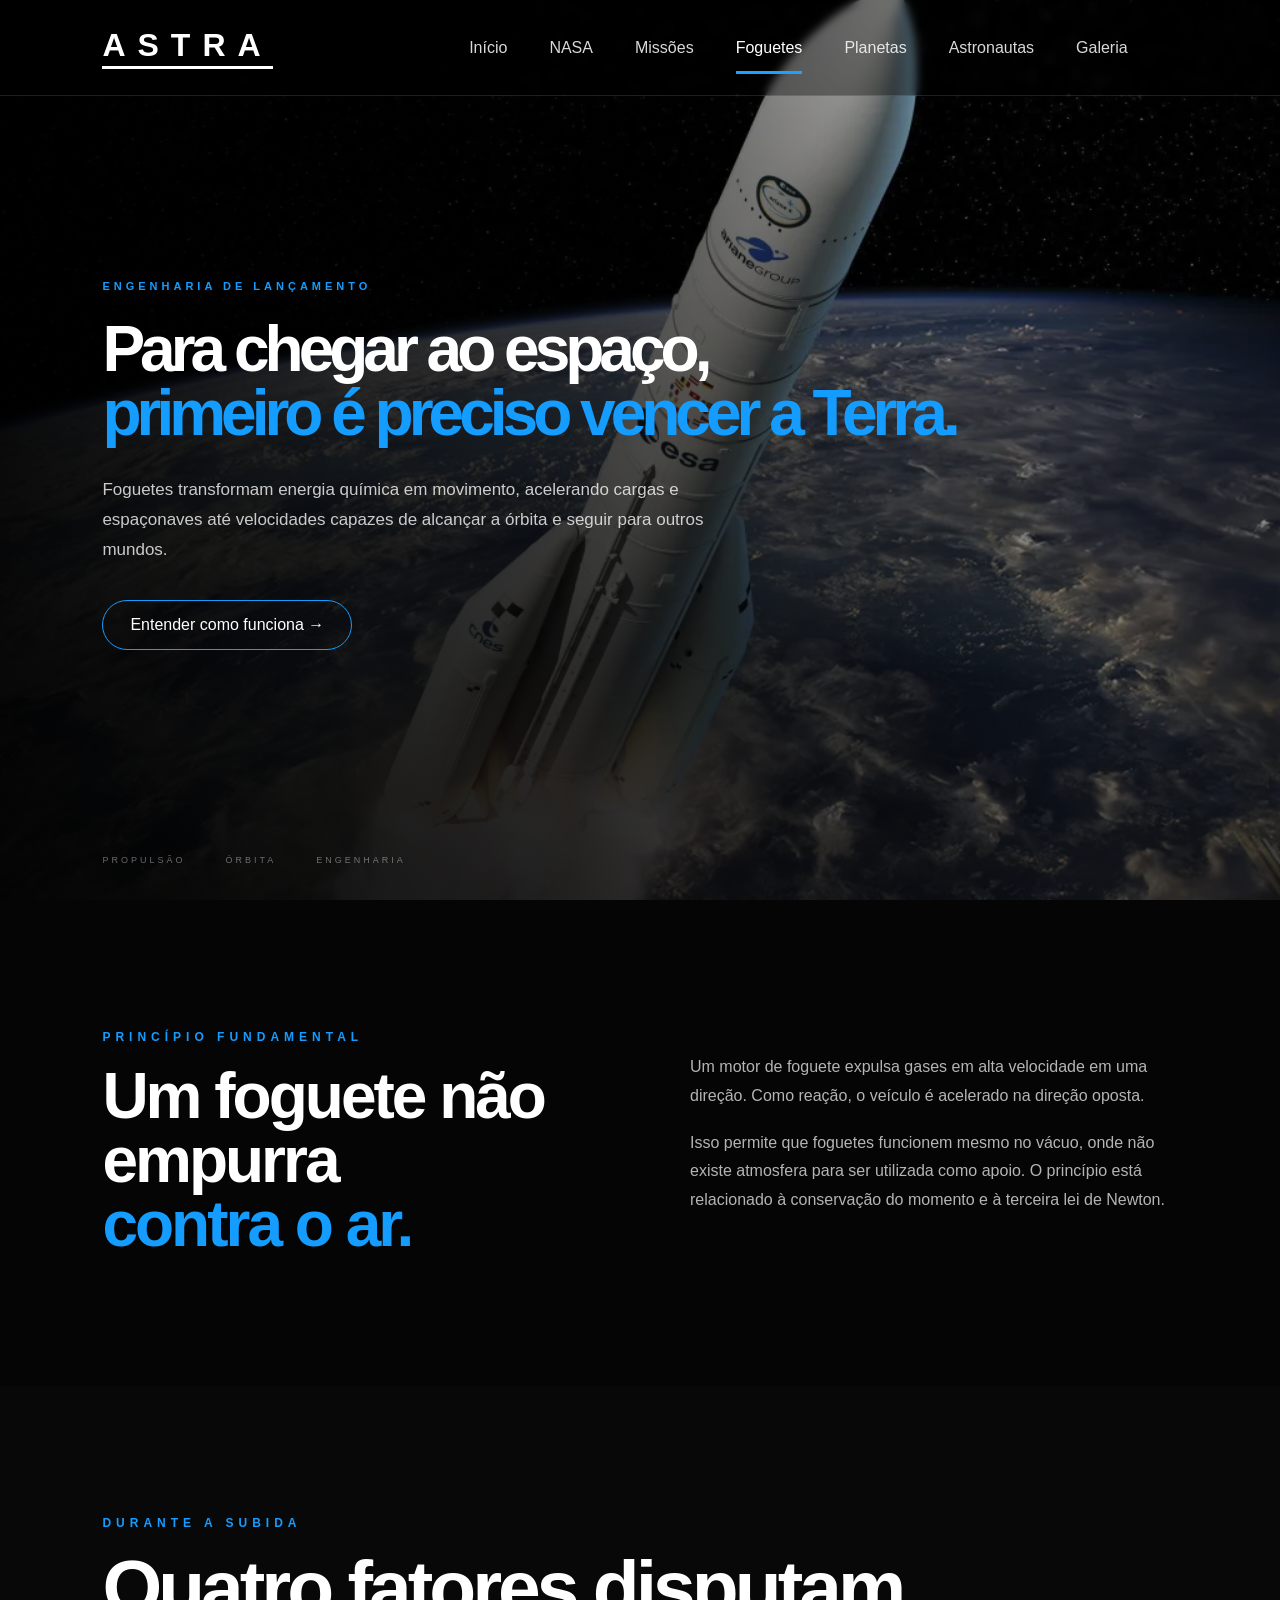
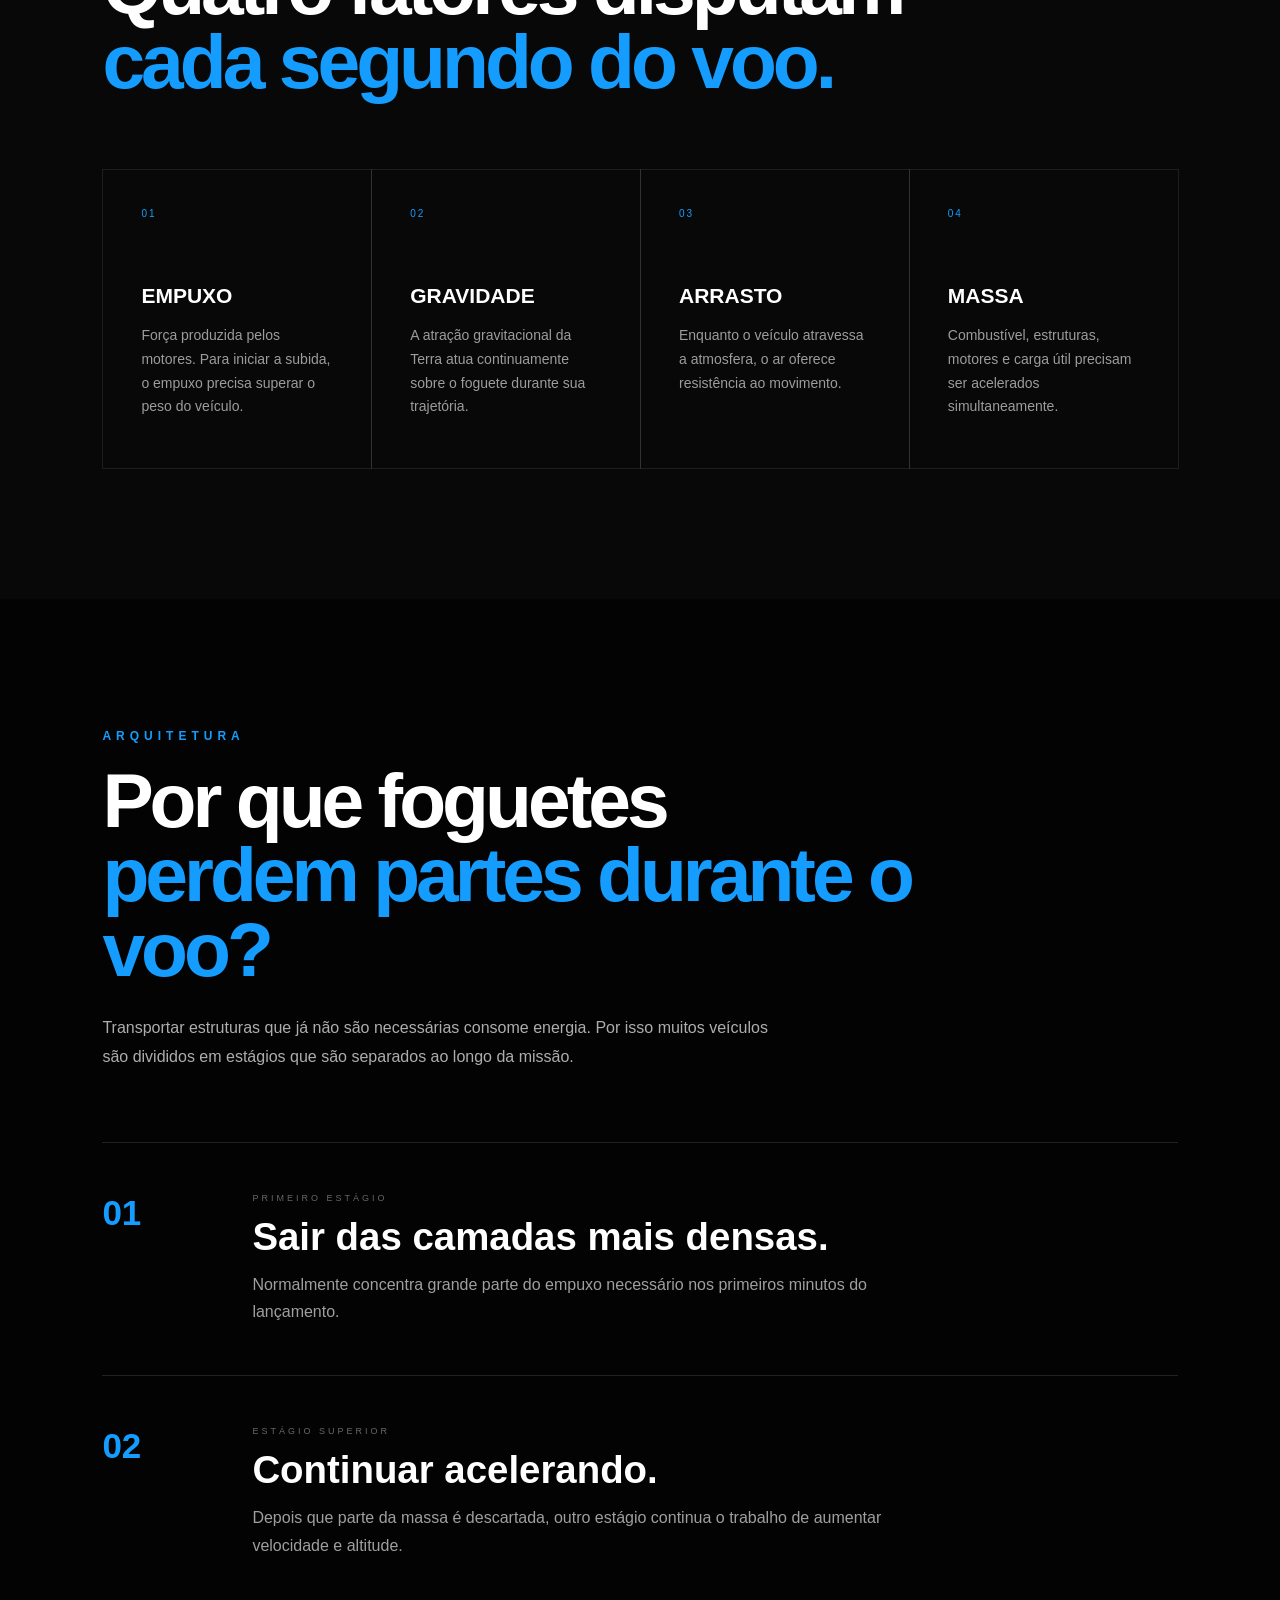
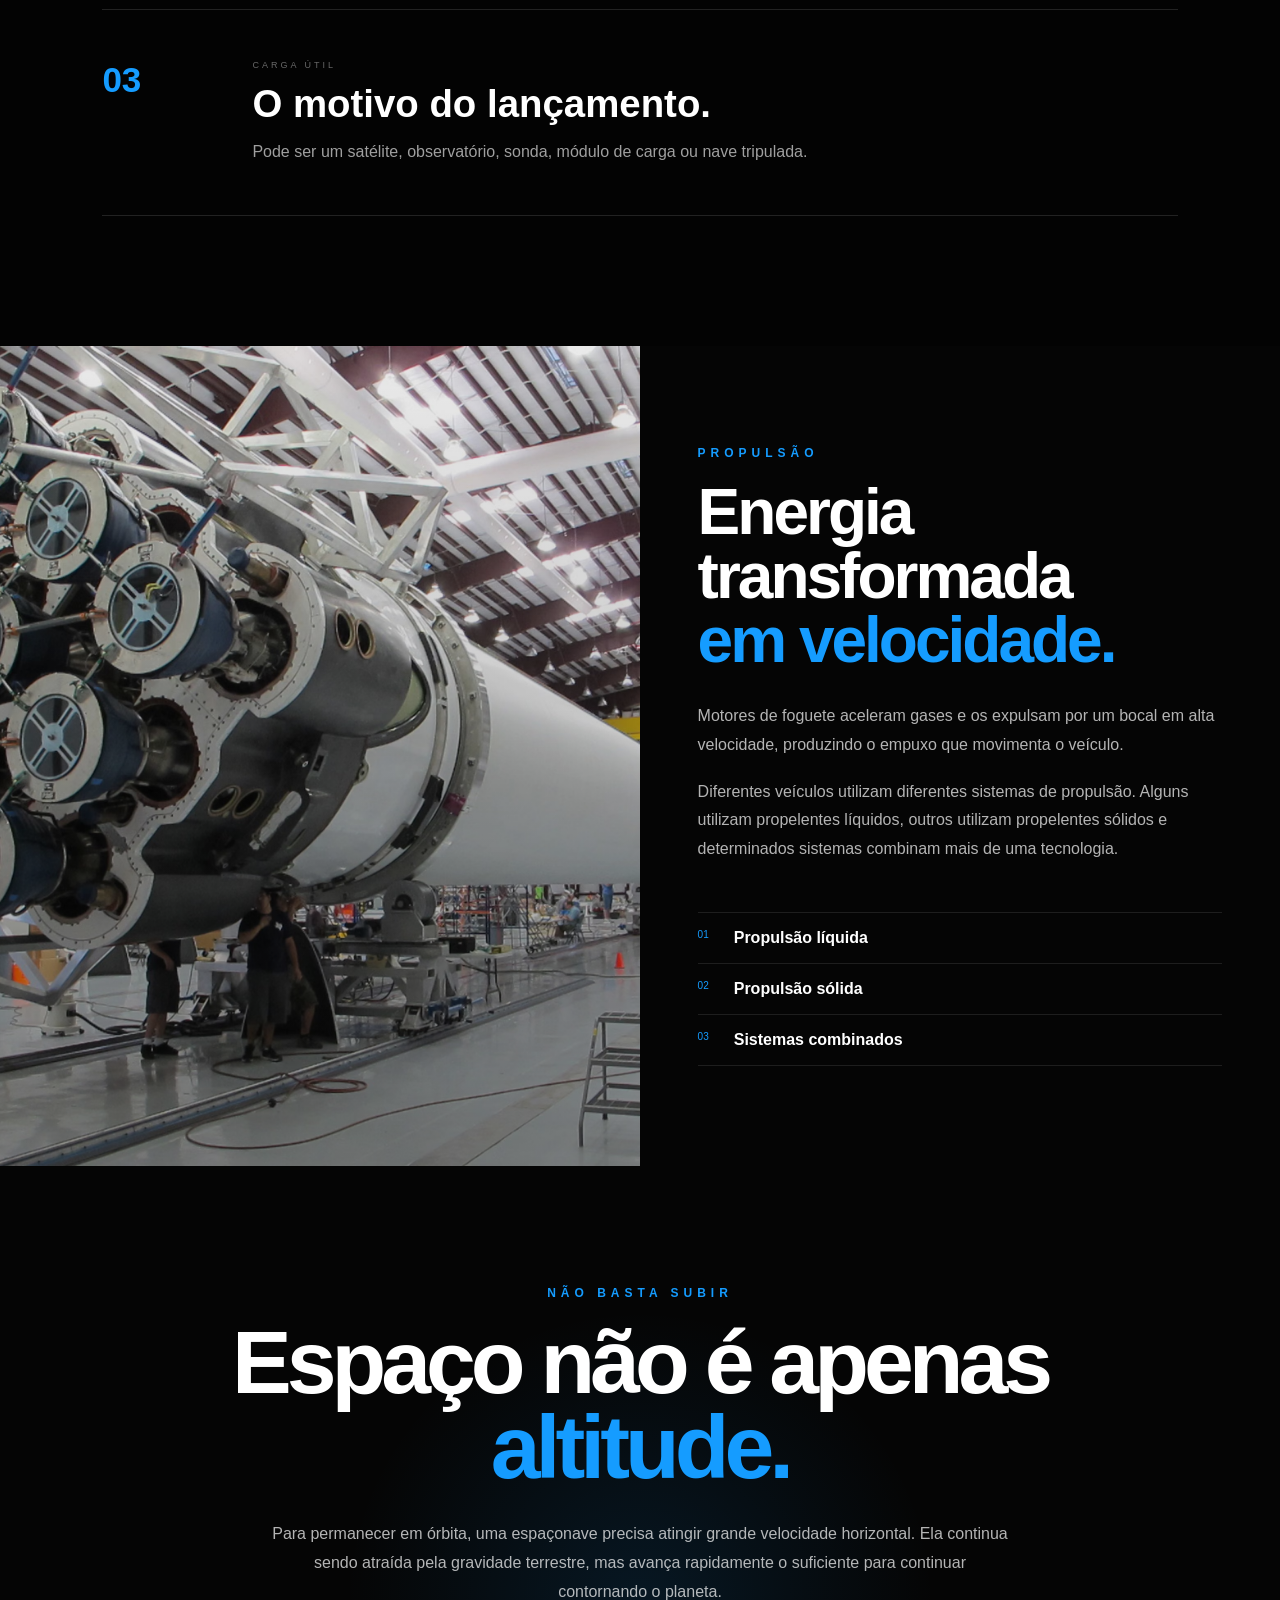
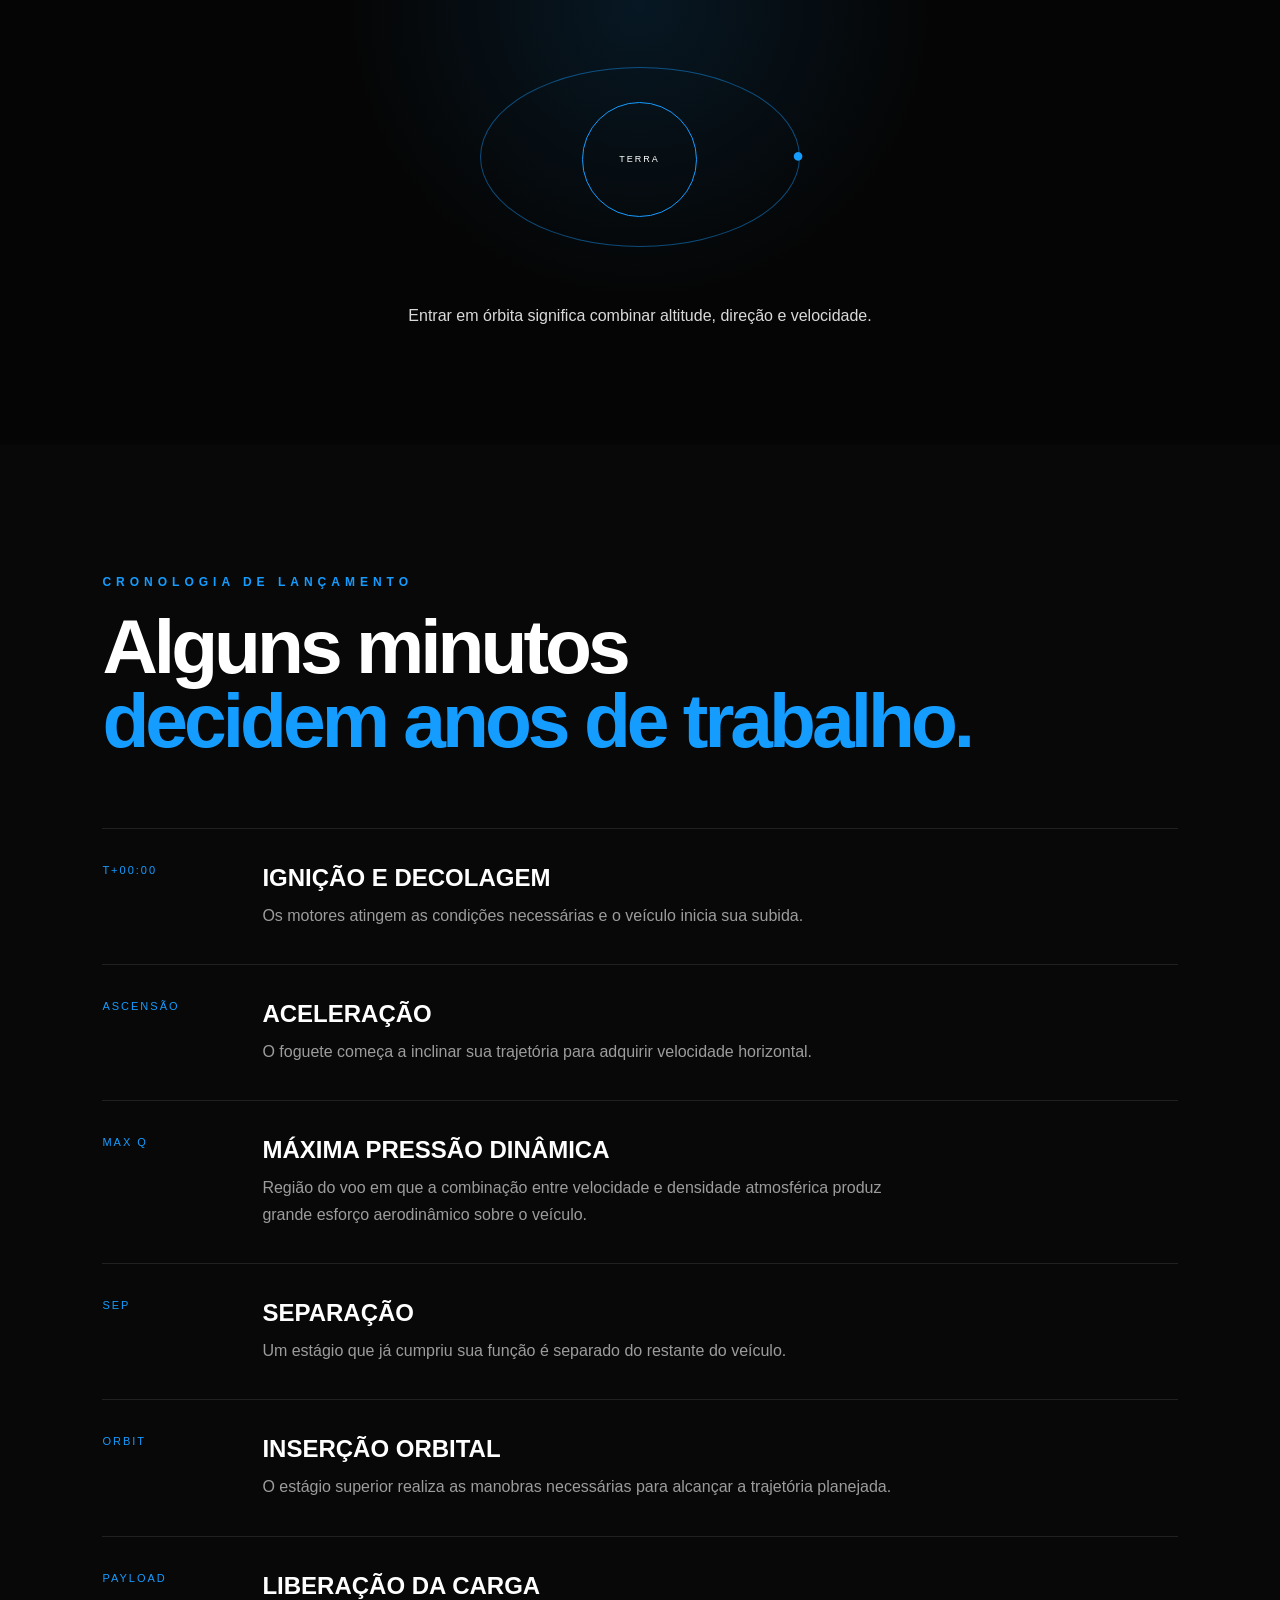
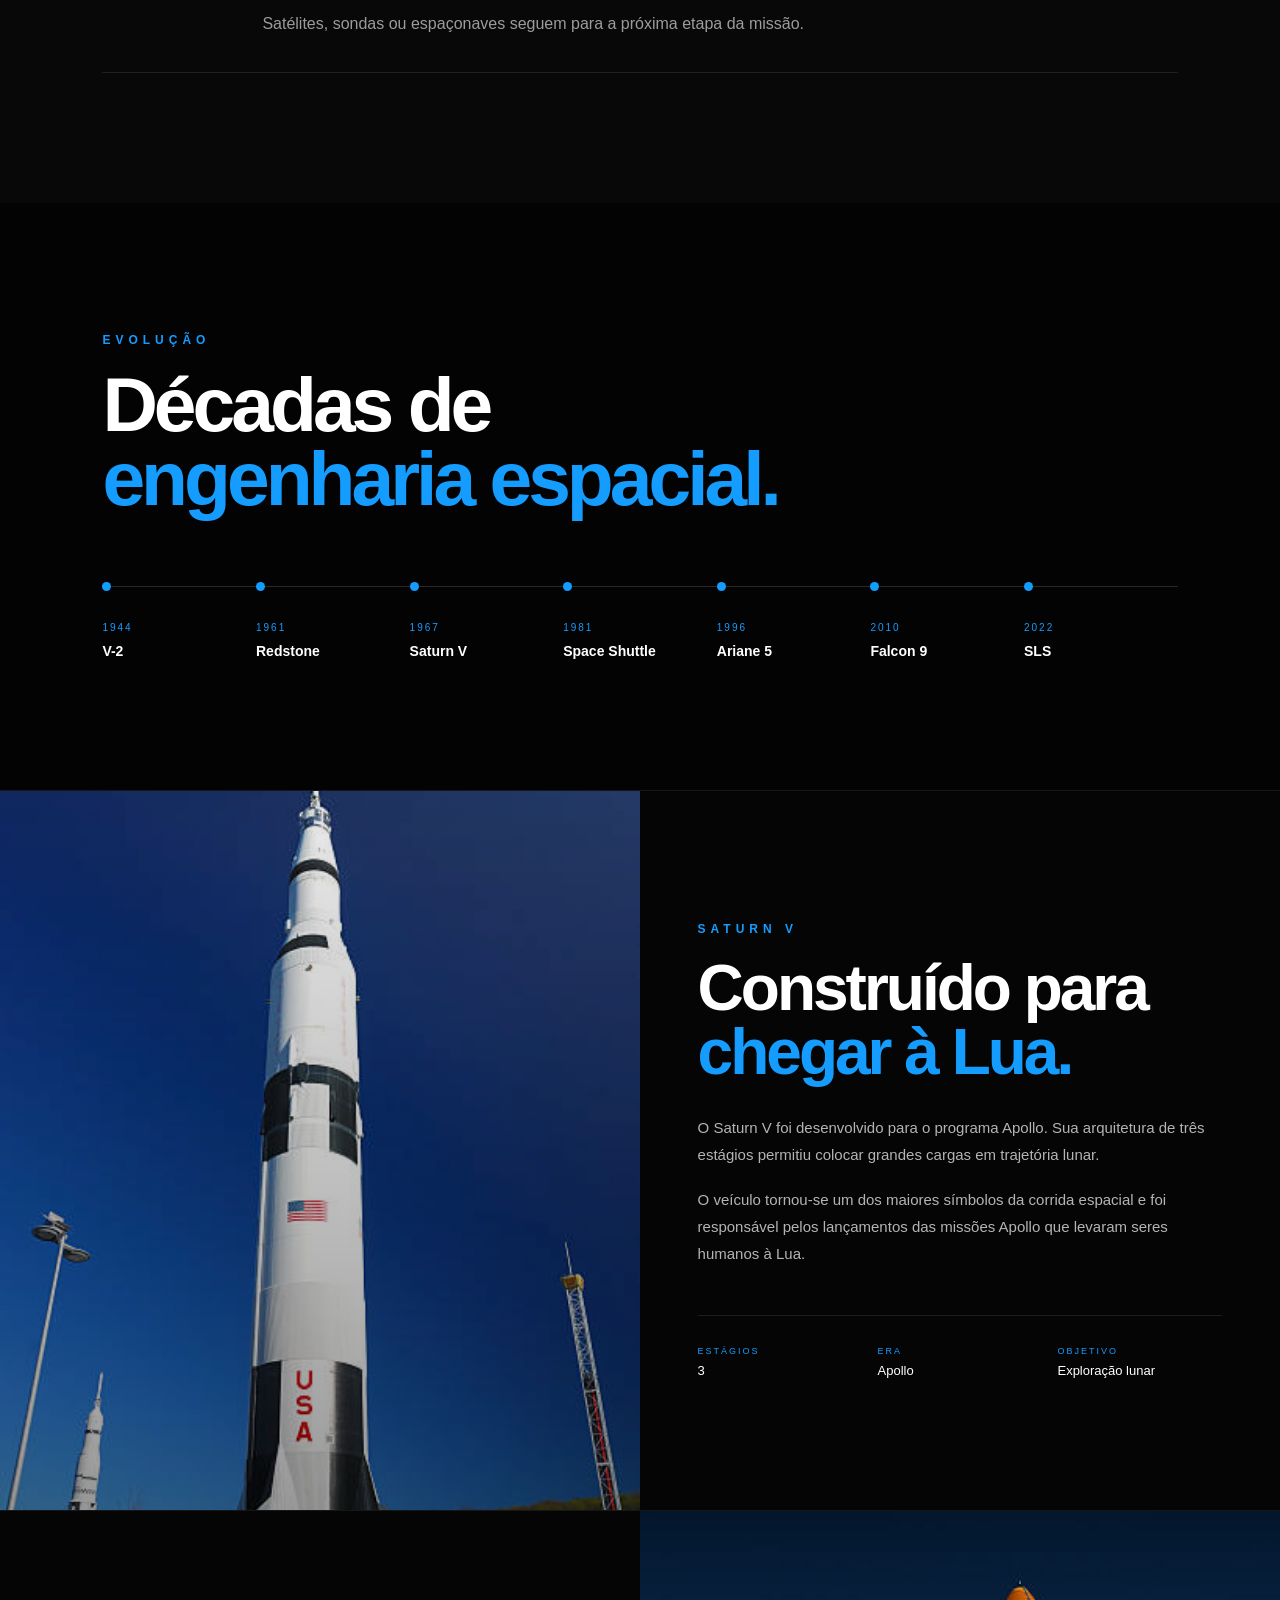
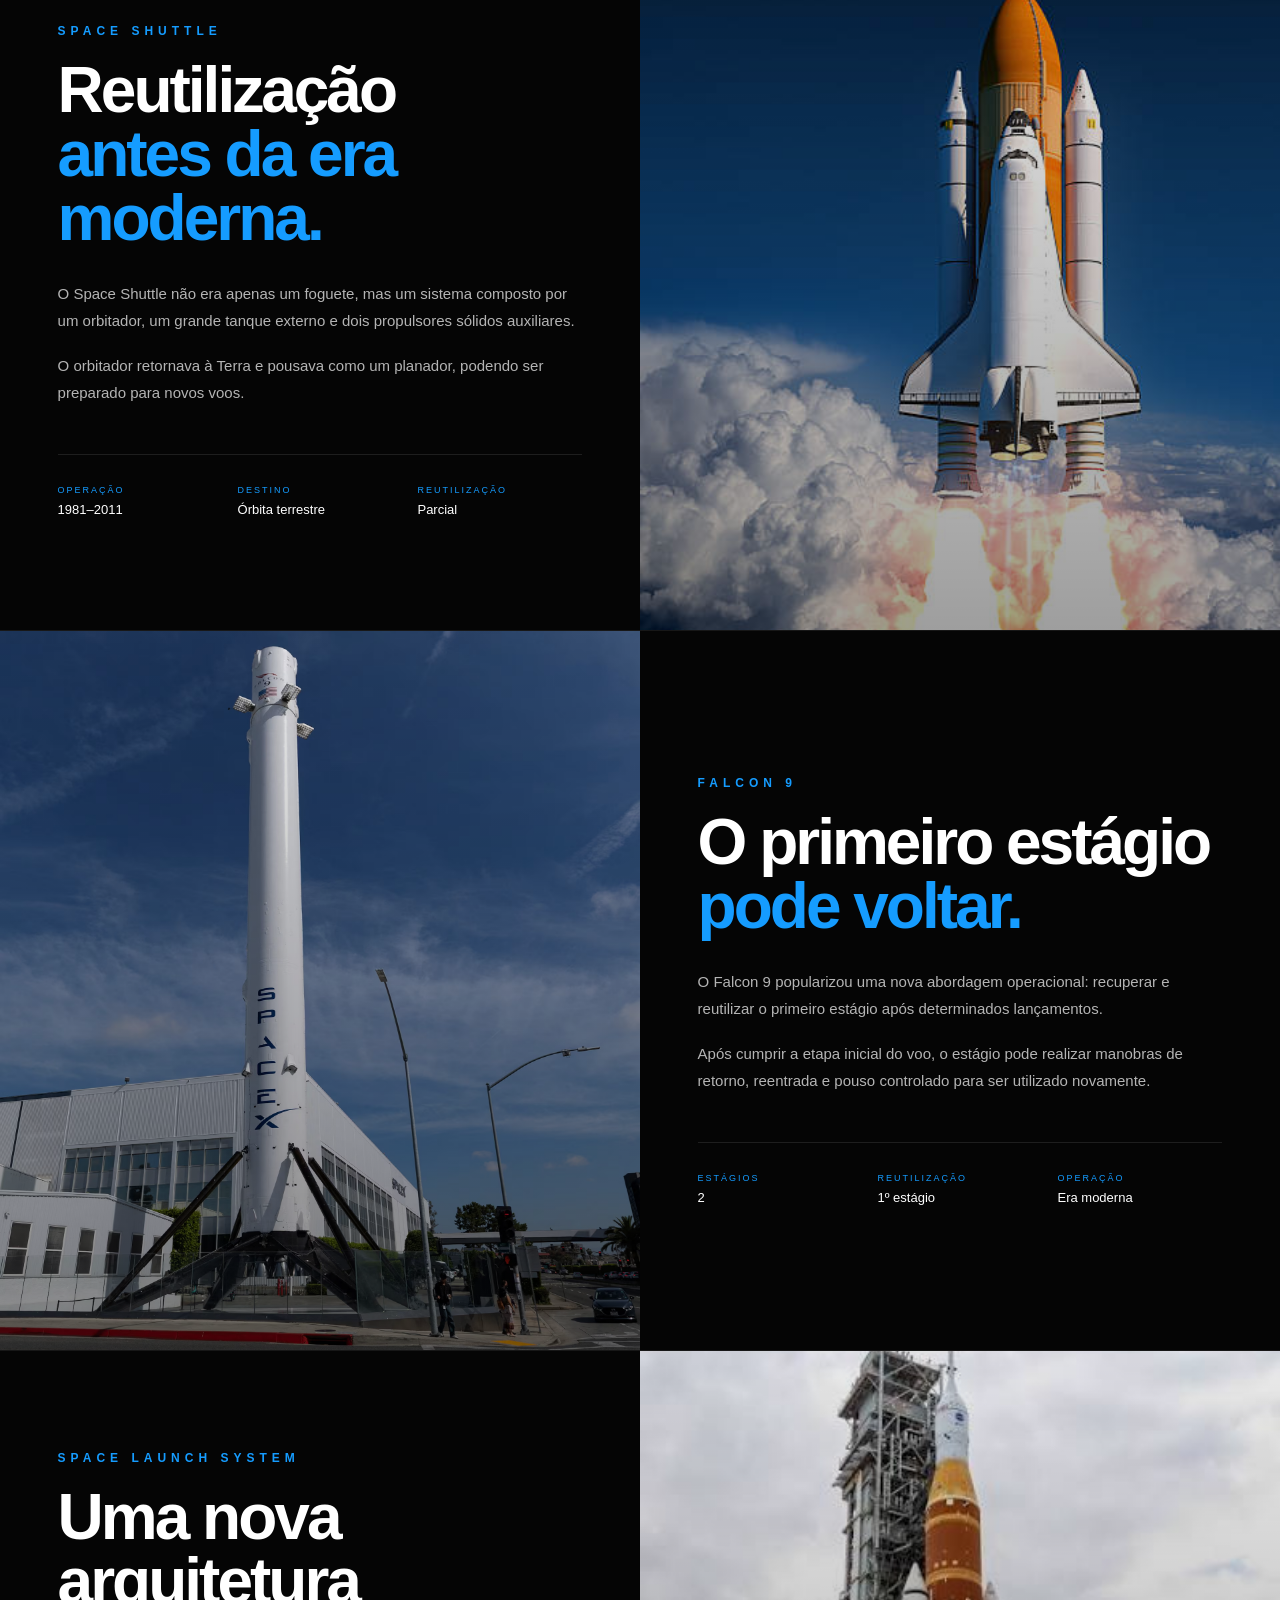
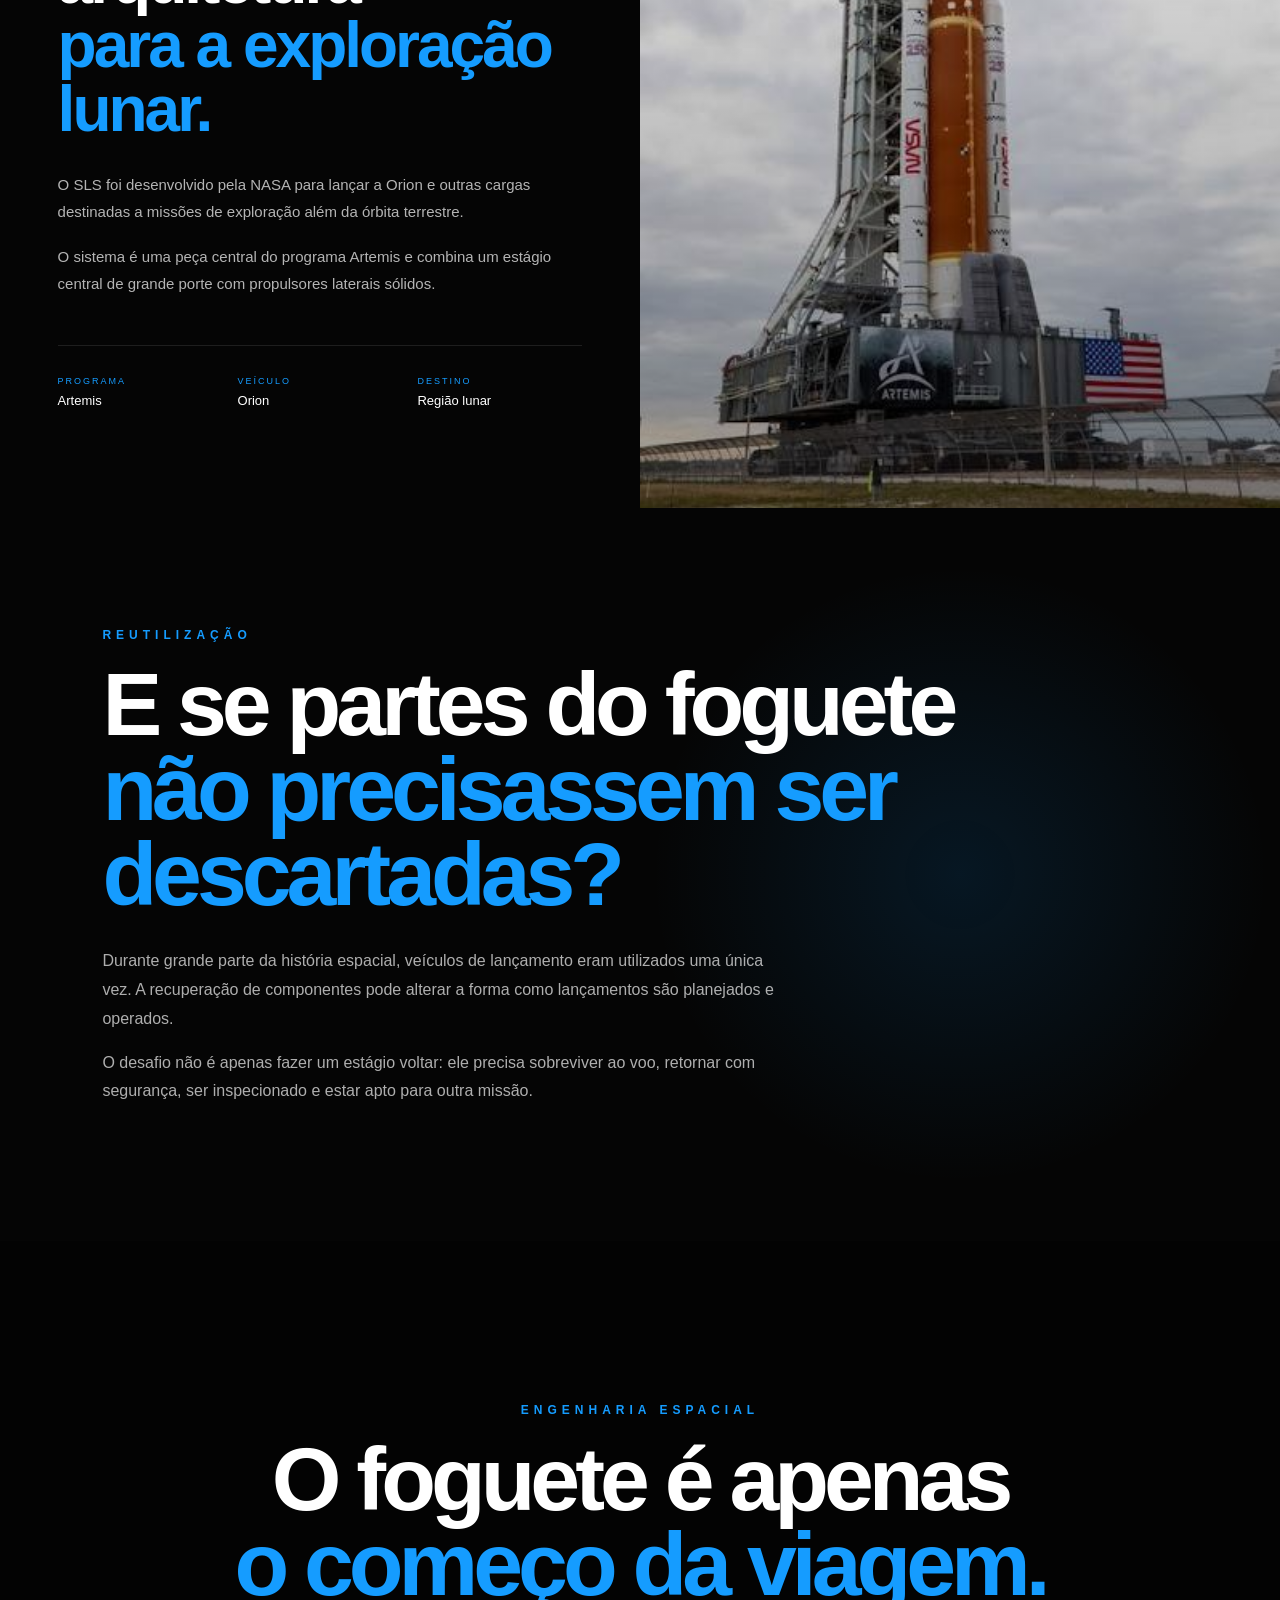
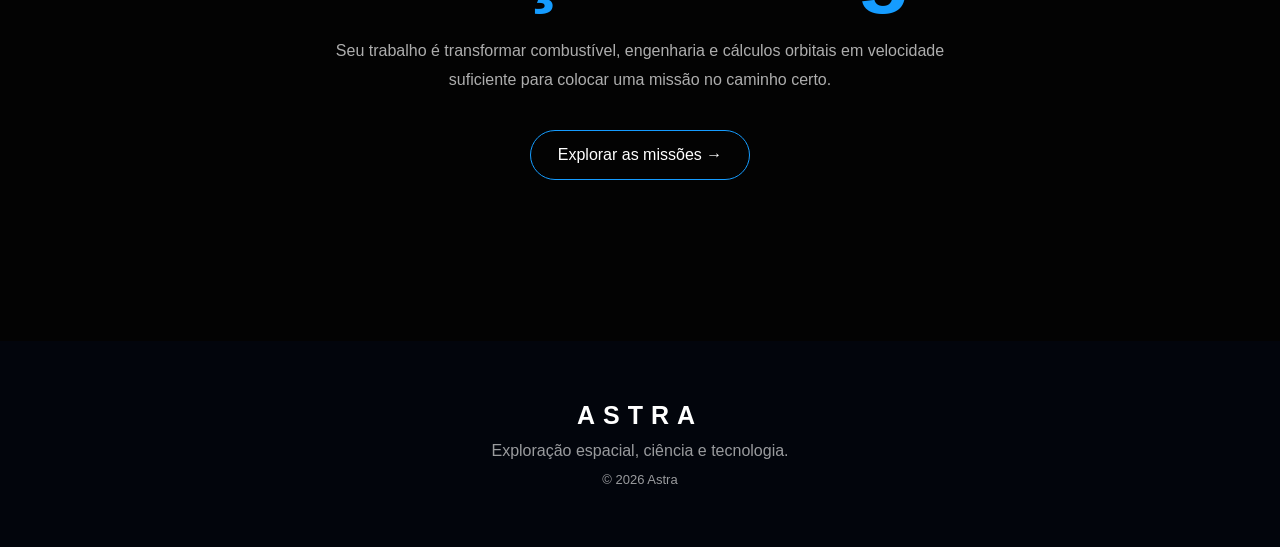
<file: foguetes.html>
<!DOCTYPE html>
<html lang="pt-BR">

<head>

    <meta charset="UTF-8">

    <meta name="viewport" content="width=device-width, initial-scale=1.0">

    <meta
        name="description"
        content="Entenda como foguetes funcionam, como alcançam a órbita e conheça veículos que transformaram a exploração espacial."
    >

    <title>Astra | Foguetes</title>

    <link rel="stylesheet" href="css/style.css">

</head>

<body>


    <!-- =====================================================
         CABEÇALHO
    ====================================================== -->

  <header class="header">

    <a href="index.html" class="logo">
        ASTRA
    </a>

    <input
        type="checkbox"
        id="menu-toggle"
        class="menu-checkbox"
    >

    <label
        for="menu-toggle"
        class="menu-button"
        aria-label="Abrir menu"
    >
        <span></span>
        <span></span>
        <span></span>
    </label>

    <nav class="nav">

        <a href="index.html">
            Início
        </a>

        <a href="nasa.html">
            NASA
        </a>

        <a href="missoes.html">
            Missões
        </a>

        <a href="foguetes.html" class="active">
            Foguetes
        </a>

        <a href="planetas.html">
            Planetas
        </a>

        <a href="astronautas.html">
            Astronautas
        </a>

        <a href="galeria.html">
            Galeria
        </a>

    </nav>

</header>


        <!-- =====================================================
             HERO
        ====================================================== -->

        <section class="rockets-hero">

            <div class="rockets-hero-overlay"></div>

            <div class="rockets-hero-content">

                <p class="rockets-label">
                    ENGENHARIA DE LANÇAMENTO
                </p>

                <h1>
                    Para chegar ao espaço,
                    <span>primeiro é preciso vencer a Terra.</span>
                </h1>

                <p>
                    Foguetes transformam energia química em movimento,
                    acelerando cargas e espaçonaves até velocidades
                    capazes de alcançar a órbita e seguir para outros mundos.
                </p>

                <a href="#como-funciona" class="rocket-button">
                    Entender como funciona →
                </a>

            </div>


            <div class="rockets-hero-bottom">

                <span>
                    PROPULSÃO
                </span>

                <span>
                    ÓRBITA
                </span>

                <span>
                    ENGENHARIA
                </span>

            </div>

        </section>



        <!-- =====================================================
             COMO FUNCIONA
        ====================================================== -->

        <section class="rocket-intro" id="como-funciona">

            <div>

                <p class="small-label">
                    PRINCÍPIO FUNDAMENTAL
                </p>

                <h2>
                    Um foguete não empurra
                    <span>contra o ar.</span>
                </h2>

            </div>


            <div class="rocket-intro-text">

                <p>
                    Um motor de foguete expulsa gases em alta velocidade
                    em uma direção. Como reação, o veículo é acelerado
                    na direção oposta.
                </p>

                <p>
                    Isso permite que foguetes funcionem mesmo no vácuo,
                    onde não existe atmosfera para ser utilizada como apoio.
                    O princípio está relacionado à conservação do momento
                    e à terceira lei de Newton.
                </p>

            </div>

        </section>



        <!-- =====================================================
             FORÇAS
        ====================================================== -->

        <section class="rocket-forces">

            <div class="rocket-section-heading">

                <p class="small-label">
                    DURANTE A SUBIDA
                </p>

                <h2>
                    Quatro fatores disputam
                    <span>cada segundo do voo.</span>
                </h2>

            </div>


            <div class="rocket-forces-grid">


                <article>

                    <span>01</span>

                    <h3>EMPUXO</h3>

                    <p>
                        Força produzida pelos motores.
                        Para iniciar a subida, o empuxo precisa
                        superar o peso do veículo.
                    </p>

                </article>


                <article>

                    <span>02</span>

                    <h3>GRAVIDADE</h3>

                    <p>
                        A atração gravitacional da Terra atua
                        continuamente sobre o foguete durante
                        sua trajetória.
                    </p>

                </article>


                <article>

                    <span>03</span>

                    <h3>ARRASTO</h3>

                    <p>
                        Enquanto o veículo atravessa a atmosfera,
                        o ar oferece resistência ao movimento.
                    </p>

                </article>


                <article>

                    <span>04</span>

                    <h3>MASSA</h3>

                    <p>
                        Combustível, estruturas, motores e carga útil
                        precisam ser acelerados simultaneamente.
                    </p>

                </article>


            </div>

        </section>



        <!-- =====================================================
             ESTÁGIOS
        ====================================================== -->

        <section class="rocket-stages">

            <div class="rocket-section-heading">

                <p class="small-label">
                    ARQUITETURA
                </p>

                <h2>
                    Por que foguetes
                    <span>perdem partes durante o voo?</span>
                </h2>

                <p>
                    Transportar estruturas que já não são necessárias
                    consome energia. Por isso muitos veículos são divididos
                    em estágios que são separados ao longo da missão.
                </p>

            </div>


            <div class="rocket-stages-list">


                <article>

                    <span class="stage-number">
                        01
                    </span>

                    <div>
                        <p class="stage-label">
                            PRIMEIRO ESTÁGIO
                        </p>

                        <h3>
                            Sair das camadas mais densas.
                        </h3>

                        <p>
                            Normalmente concentra grande parte do empuxo
                            necessário nos primeiros minutos do lançamento.
                        </p>
                    </div>

                </article>


                <article>

                    <span class="stage-number">
                        02
                    </span>

                    <div>
                        <p class="stage-label">
                            ESTÁGIO SUPERIOR
                        </p>

                        <h3>
                            Continuar acelerando.
                        </h3>

                        <p>
                            Depois que parte da massa é descartada,
                            outro estágio continua o trabalho de
                            aumentar velocidade e altitude.
                        </p>
                    </div>

                </article>


                <article>

                    <span class="stage-number">
                        03
                    </span>

                    <div>
                        <p class="stage-label">
                            CARGA ÚTIL
                        </p>

                        <h3>
                            O motivo do lançamento.
                        </h3>

                        <p>
                            Pode ser um satélite, observatório,
                            sonda, módulo de carga ou nave tripulada.
                        </p>
                    </div>

                </article>


            </div>

        </section>



        <!-- =====================================================
             MOTOR
        ====================================================== -->

        <section class="rocket-engine-section">

            <div class="rocket-engine-image"></div>


            <div class="rocket-engine-content">

                <p class="small-label">
                    PROPULSÃO
                </p>

                <h2>
                    Energia transformada
                    <span>em velocidade.</span>
                </h2>

                <p>
                    Motores de foguete aceleram gases e os expulsam
                    por um bocal em alta velocidade, produzindo o
                    empuxo que movimenta o veículo.
                </p>

                <p>
                    Diferentes veículos utilizam diferentes sistemas
                    de propulsão. Alguns utilizam propelentes líquidos,
                    outros utilizam propelentes sólidos e determinados
                    sistemas combinam mais de uma tecnologia.
                </p>


                <div class="rocket-engine-types">

                    <div>
                        <span>01</span>
                        <strong>Propulsão líquida</strong>
                    </div>

                    <div>
                        <span>02</span>
                        <strong>Propulsão sólida</strong>
                    </div>

                    <div>
                        <span>03</span>
                        <strong>Sistemas combinados</strong>
                    </div>

                </div>

            </div>

        </section>



        <!-- =====================================================
             ÓRBITA
        ====================================================== -->

        <section class="rocket-orbit">

            <p class="small-label">
                NÃO BASTA SUBIR
            </p>

            <h2>
                Espaço não é apenas
                <span>altitude.</span>
            </h2>

            <p>
                Para permanecer em órbita, uma espaçonave precisa
                atingir grande velocidade horizontal.
                Ela continua sendo atraída pela gravidade terrestre,
                mas avança rapidamente o suficiente para continuar
                contornando o planeta.
            </p>


            <div class="orbit-visual">

                <div class="orbit-earth">
                    TERRA
                </div>

                <div class="orbit-line"></div>

                <div class="orbit-object">
                    ●
                </div>

            </div>


            <strong>
                Entrar em órbita significa combinar altitude,
                direção e velocidade.
            </strong>

        </section>



        <!-- =====================================================
             LANÇAMENTO
        ====================================================== -->

        <section class="rocket-launch-sequence">

            <div class="rocket-section-heading">

                <p class="small-label">
                    CRONOLOGIA DE LANÇAMENTO
                </p>

                <h2>
                    Alguns minutos
                    <span>decidem anos de trabalho.</span>
                </h2>

            </div>


            <div class="launch-sequence-list">


                <article>

                    <span>T+00:00</span>

                    <div>
                        <h3>IGNIÇÃO E DECOLAGEM</h3>

                        <p>
                            Os motores atingem as condições necessárias
                            e o veículo inicia sua subida.
                        </p>
                    </div>

                </article>


                <article>

                    <span>ASCENSÃO</span>

                    <div>
                        <h3>ACELERAÇÃO</h3>

                        <p>
                            O foguete começa a inclinar sua trajetória
                            para adquirir velocidade horizontal.
                        </p>
                    </div>

                </article>


                <article>

                    <span>MAX Q</span>

                    <div>
                        <h3>MÁXIMA PRESSÃO DINÂMICA</h3>

                        <p>
                            Região do voo em que a combinação entre
                            velocidade e densidade atmosférica produz
                            grande esforço aerodinâmico sobre o veículo.
                        </p>
                    </div>

                </article>


                <article>

                    <span>SEP</span>

                    <div>
                        <h3>SEPARAÇÃO</h3>

                        <p>
                            Um estágio que já cumpriu sua função
                            é separado do restante do veículo.
                        </p>
                    </div>

                </article>


                <article>

                    <span>ORBIT</span>

                    <div>
                        <h3>INSERÇÃO ORBITAL</h3>

                        <p>
                            O estágio superior realiza as manobras
                            necessárias para alcançar a trajetória planejada.
                        </p>
                    </div>

                </article>


                <article>

                    <span>PAYLOAD</span>

                    <div>
                        <h3>LIBERAÇÃO DA CARGA</h3>

                        <p>
                            Satélites, sondas ou espaçonaves seguem
                            para a próxima etapa da missão.
                        </p>
                    </div>

                </article>


            </div>

        </section>



        <!-- =====================================================
             EVOLUÇÃO
        ====================================================== -->

        <section class="rocket-evolution">

            <div class="rocket-section-heading">

                <p class="small-label">
                    EVOLUÇÃO
                </p>

                <h2>
                    Décadas de
                    <span>engenharia espacial.</span>
                </h2>

            </div>


            <div class="rocket-evolution-line">

                <div>
                    <span>1944</span>
                    <strong>V-2</strong>
                </div>

                <div>
                    <span>1961</span>
                    <strong>Redstone</strong>
                </div>

                <div>
                    <span>1967</span>
                    <strong>Saturn V</strong>
                </div>

                <div>
                    <span>1981</span>
                    <strong>Space Shuttle</strong>
                </div>

                <div>
                    <span>1996</span>
                    <strong>Ariane 5</strong>
                </div>

                <div>
                    <span>2010</span>
                    <strong>Falcon 9</strong>
                </div>

                <div>
                    <span>2022</span>
                    <strong>SLS</strong>
                </div>

            </div>

        </section>



        <!-- =====================================================
             SATURN V
        ====================================================== -->

        <section class="rocket-feature">

            <div class="rocket-feature-image saturn-image"></div>


            <div class="rocket-feature-content">

                <p class="small-label">
                    SATURN V
                </p>

                <h2>
                    Construído para
                    <span>chegar à Lua.</span>
                </h2>

                <p>
                    O Saturn V foi desenvolvido para o programa Apollo.
                    Sua arquitetura de três estágios permitiu colocar
                    grandes cargas em trajetória lunar.
                </p>

                <p>
                    O veículo tornou-se um dos maiores símbolos
                    da corrida espacial e foi responsável pelos
                    lançamentos das missões Apollo que levaram
                    seres humanos à Lua.
                </p>


                <div class="rocket-data">

                    <div>
                        <span>ESTÁGIOS</span>
                        <strong>3</strong>
                    </div>

                    <div>
                        <span>ERA</span>
                        <strong>Apollo</strong>
                    </div>

                    <div>
                        <span>OBJETIVO</span>
                        <strong>Exploração lunar</strong>
                    </div>

                </div>

            </div>

        </section>



        <!-- =====================================================
             SPACE SHUTTLE
        ====================================================== -->

        <section class="rocket-feature rocket-feature-reverse">

            <div class="rocket-feature-image shuttle-image"></div>


            <div class="rocket-feature-content">

                <p class="small-label">
                    SPACE SHUTTLE
                </p>

                <h2>
                    Reutilização
                    <span>antes da era moderna.</span>
                </h2>

                <p>
                    O Space Shuttle não era apenas um foguete,
                    mas um sistema composto por um orbitador,
                    um grande tanque externo e dois propulsores
                    sólidos auxiliares.
                </p>

                <p>
                    O orbitador retornava à Terra e pousava
                    como um planador, podendo ser preparado
                    para novos voos.
                </p>


                <div class="rocket-data">

                    <div>
                        <span>OPERAÇÃO</span>
                        <strong>1981–2011</strong>
                    </div>

                    <div>
                        <span>DESTINO</span>
                        <strong>Órbita terrestre</strong>
                    </div>

                    <div>
                        <span>REUTILIZAÇÃO</span>
                        <strong>Parcial</strong>
                    </div>

                </div>

            </div>

        </section>



        <!-- =====================================================
             FALCON 9
        ====================================================== -->

        <section class="rocket-feature">

            <div class="rocket-feature-image falcon-image"></div>


            <div class="rocket-feature-content">

                <p class="small-label">
                    FALCON 9
                </p>

                <h2>
                    O primeiro estágio
                    <span>pode voltar.</span>
                </h2>

                <p>
                    O Falcon 9 popularizou uma nova abordagem
                    operacional: recuperar e reutilizar o primeiro
                    estágio após determinados lançamentos.
                </p>

                <p>
                    Após cumprir a etapa inicial do voo,
                    o estágio pode realizar manobras de retorno,
                    reentrada e pouso controlado para ser
                    utilizado novamente.
                </p>


                <div class="rocket-data">

                    <div>
                        <span>ESTÁGIOS</span>
                        <strong>2</strong>
                    </div>

                    <div>
                        <span>REUTILIZAÇÃO</span>
                        <strong>1º estágio</strong>
                    </div>

                    <div>
                        <span>OPERAÇÃO</span>
                        <strong>Era moderna</strong>
                    </div>

                </div>

            </div>

        </section>



        <!-- =====================================================
             SLS
        ====================================================== -->

        <section class="rocket-feature rocket-feature-reverse">

            <div class="rocket-feature-image sls-image"></div>


            <div class="rocket-feature-content">

                <p class="small-label">
                    SPACE LAUNCH SYSTEM
                </p>

                <h2>
                    Uma nova arquitetura
                    <span>para a exploração lunar.</span>
                </h2>

                <p>
                    O SLS foi desenvolvido pela NASA para lançar
                    a Orion e outras cargas destinadas a missões
                    de exploração além da órbita terrestre.
                </p>

                <p>
                    O sistema é uma peça central do programa Artemis
                    e combina um estágio central de grande porte
                    com propulsores laterais sólidos.
                </p>


                <div class="rocket-data">

                    <div>
                        <span>PROGRAMA</span>
                        <strong>Artemis</strong>
                    </div>

                    <div>
                        <span>VEÍCULO</span>
                        <strong>Orion</strong>
                    </div>

                    <div>
                        <span>DESTINO</span>
                        <strong>Região lunar</strong>
                    </div>

                </div>

            </div>

        </section>



        <!-- =====================================================
             REUTILIZAÇÃO
        ====================================================== -->

        <section class="rocket-reuse">

            <p class="small-label">
                REUTILIZAÇÃO
            </p>

            <h2>
                E se partes do foguete
                <span>não precisassem ser descartadas?</span>
            </h2>

            <p>
                Durante grande parte da história espacial,
                veículos de lançamento eram utilizados uma única vez.
                A recuperação de componentes pode alterar a forma
                como lançamentos são planejados e operados.
            </p>

            <p>
                O desafio não é apenas fazer um estágio voltar:
                ele precisa sobreviver ao voo, retornar com segurança,
                ser inspecionado e estar apto para outra missão.
            </p>

        </section>



        <!-- =====================================================
             ENCERRAMENTO
        ====================================================== -->

        <section class="rocket-ending">

            <p class="small-label">
                ENGENHARIA ESPACIAL
            </p>

            <h2>
                O foguete é apenas
                <span>o começo da viagem.</span>
            </h2>

            <p>
                Seu trabalho é transformar combustível, engenharia
                e cálculos orbitais em velocidade suficiente para
                colocar uma missão no caminho certo.
            </p>

            <a href="missoes.html" class="rocket-button">
                Explorar as missões →
            </a>

        </section>


    </main>



    <!-- =====================================================
         RODAPÉ
    ====================================================== -->

    <footer class="footer">

        <div class="footer-logo">
            ASTRA
        </div>

        <p>
            Exploração espacial, ciência e tecnologia.
        </p>

        <p class="copyright">
            © 2026 Astra
        </p>

    </footer>


</body>

</html>
</file>
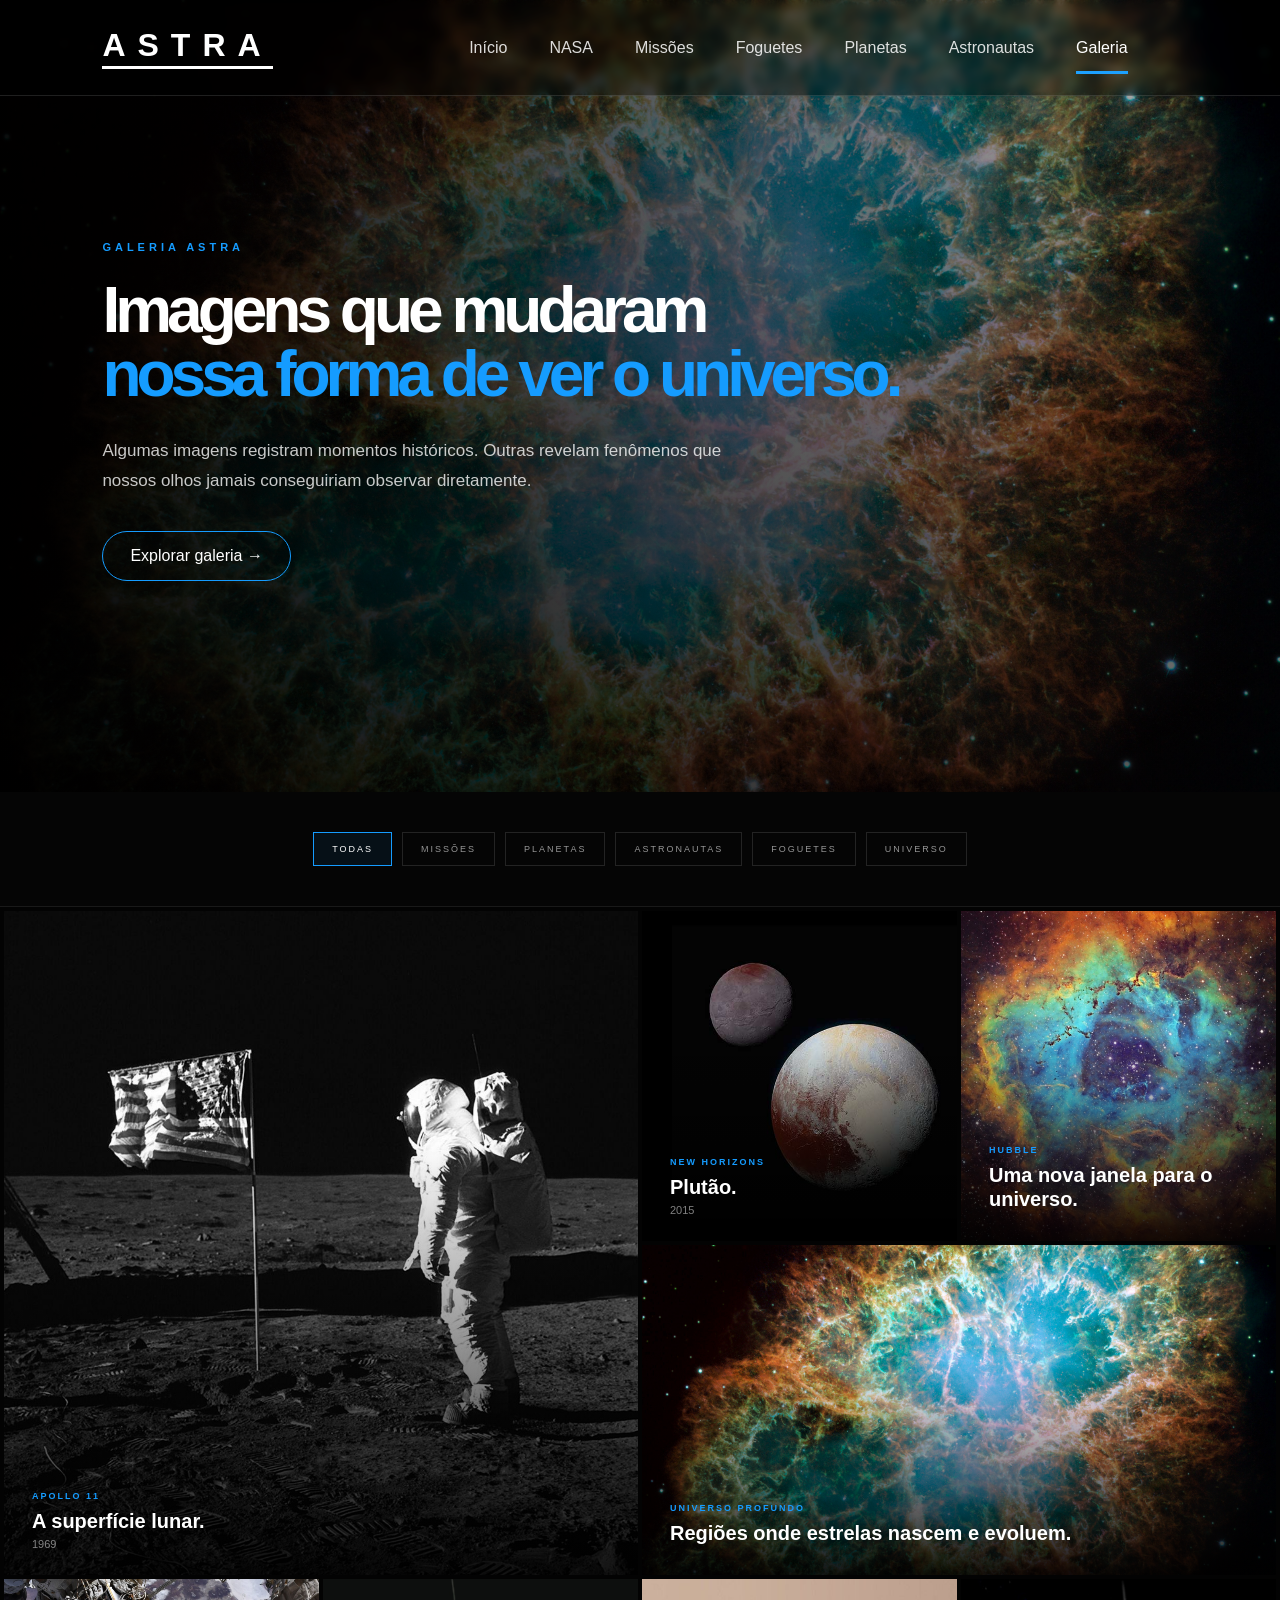
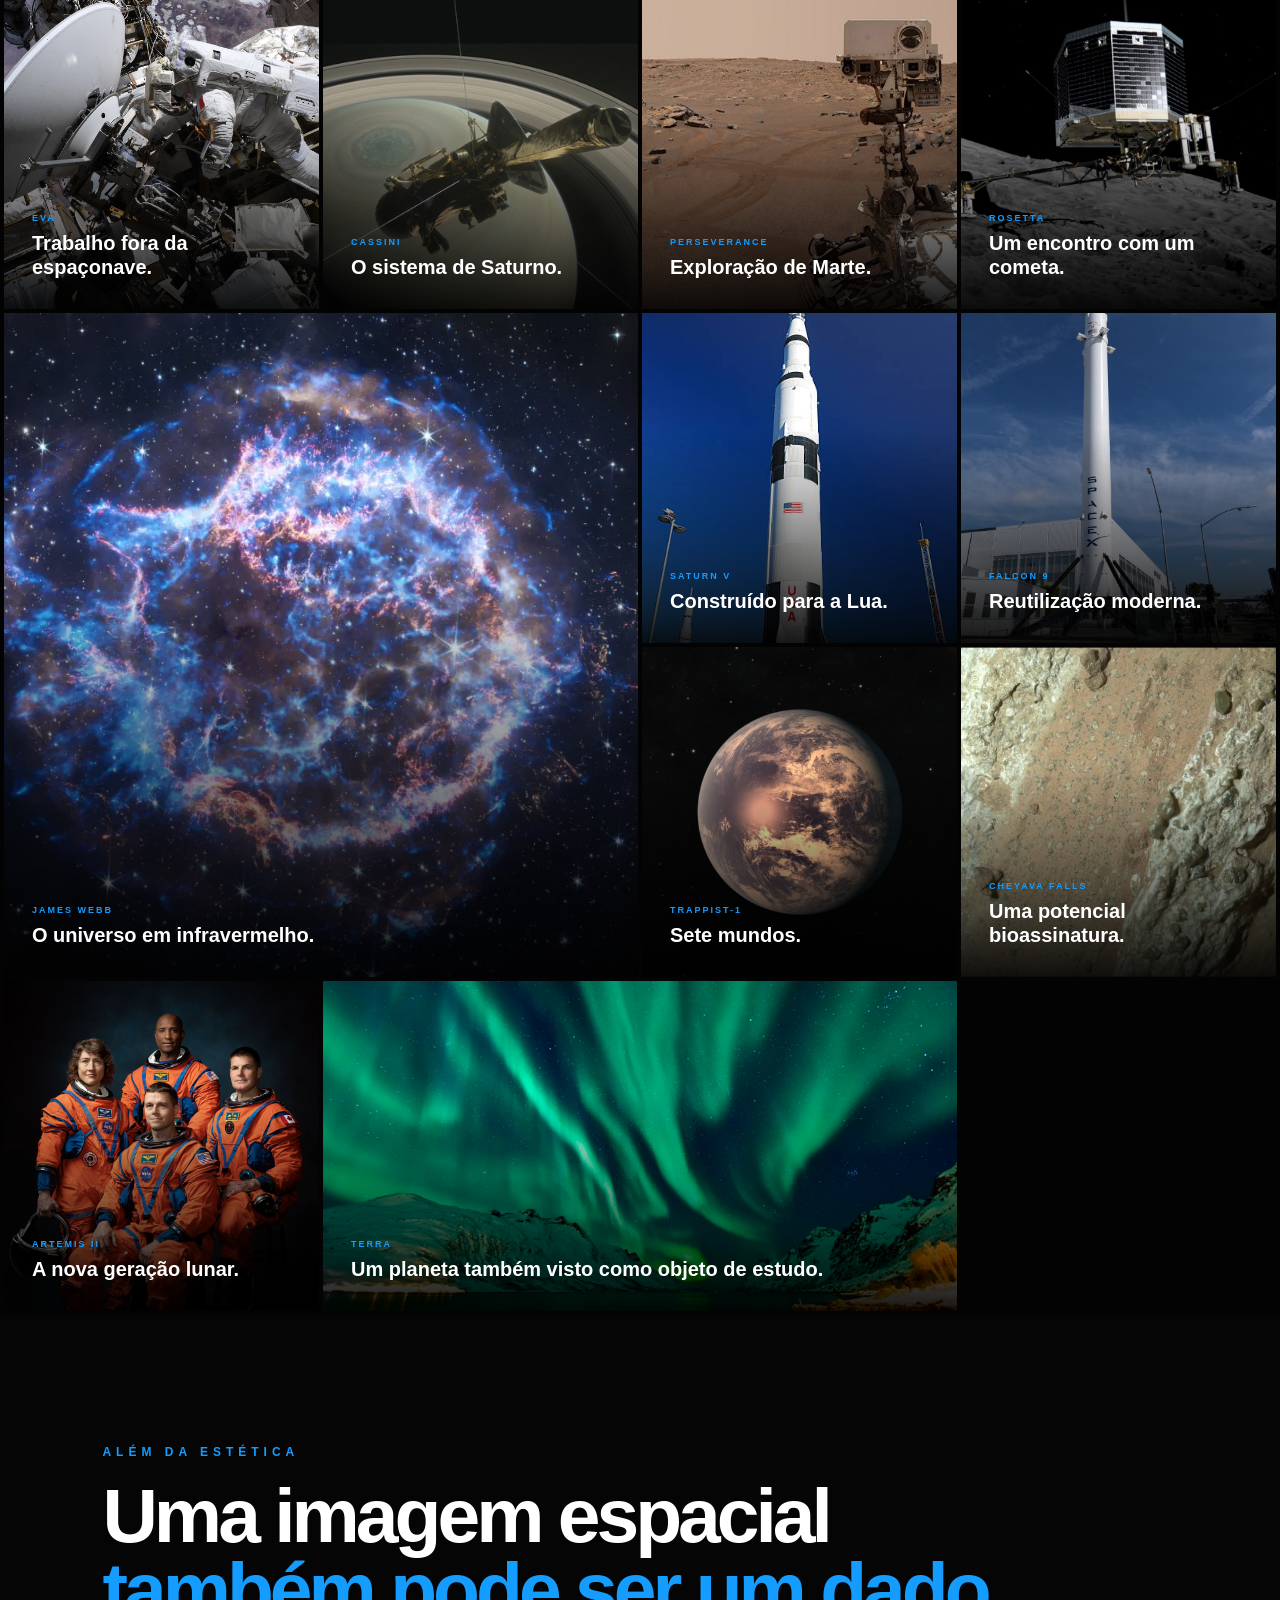
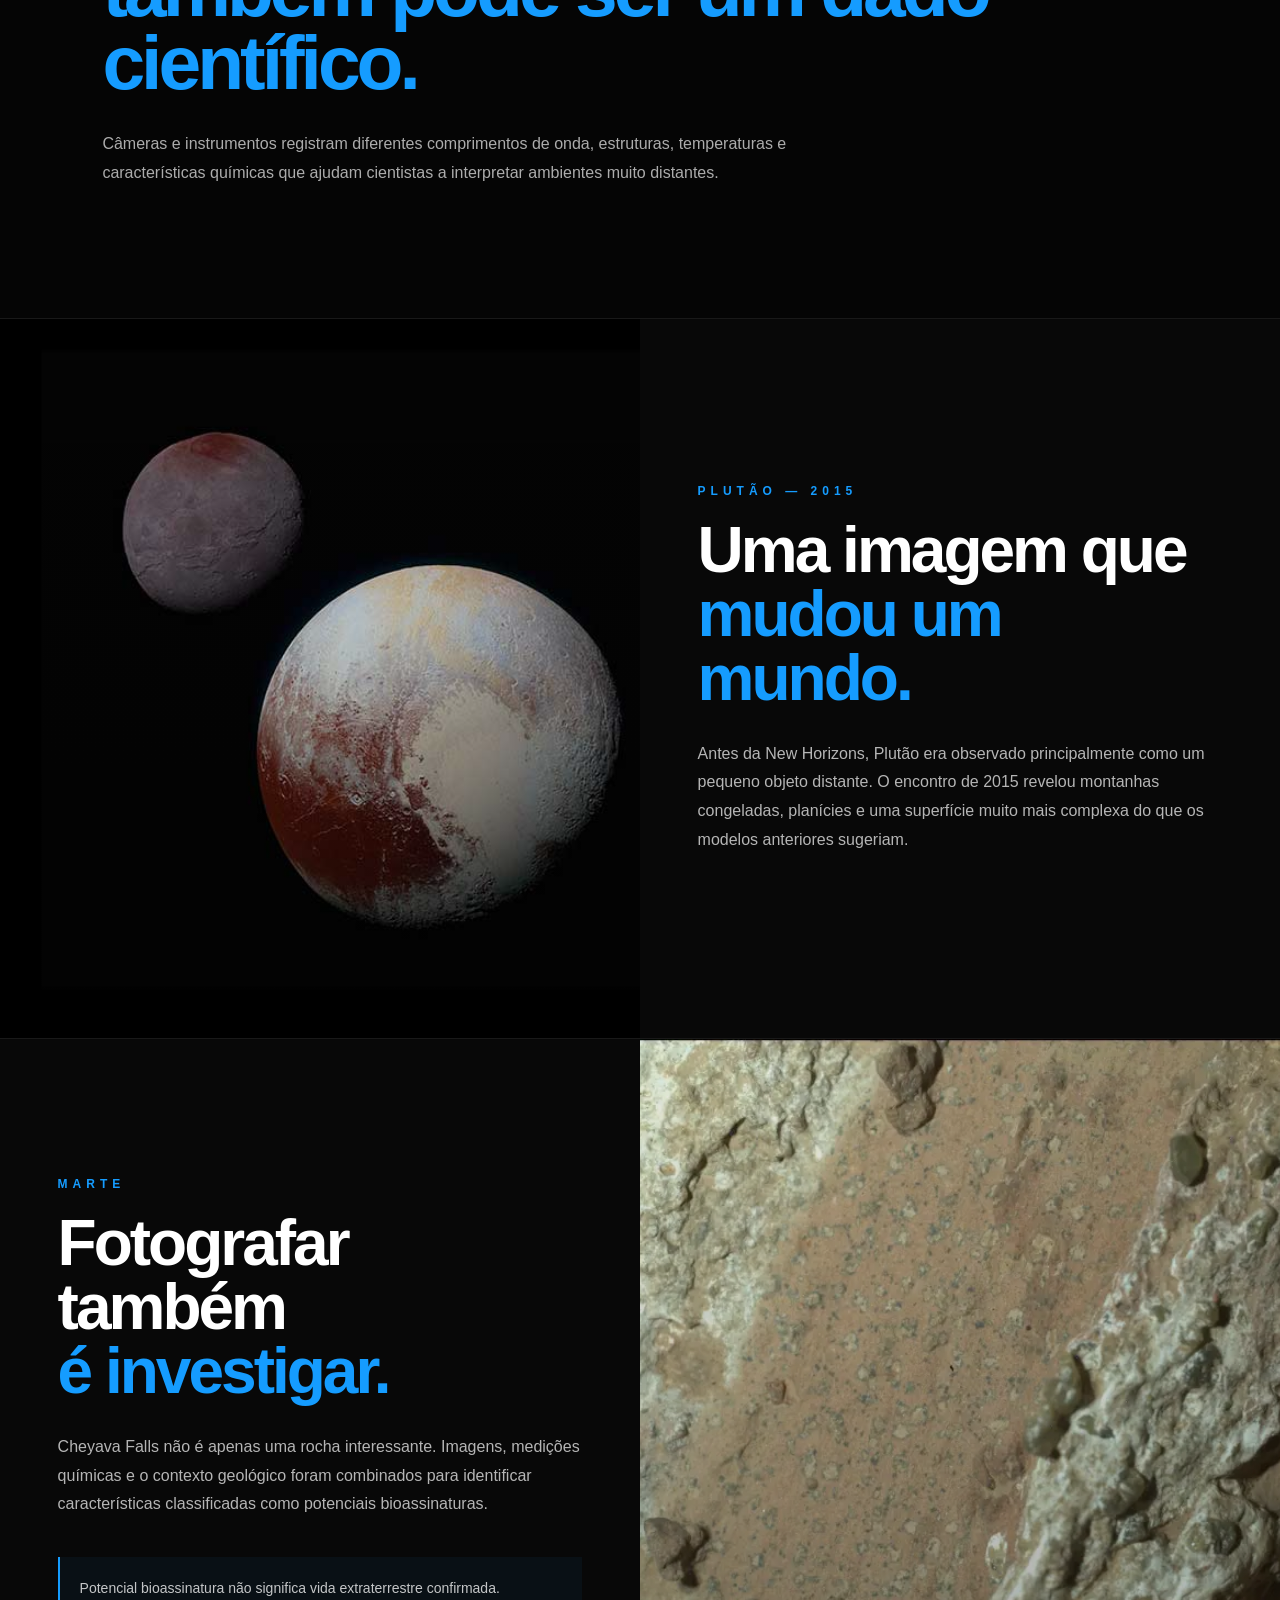
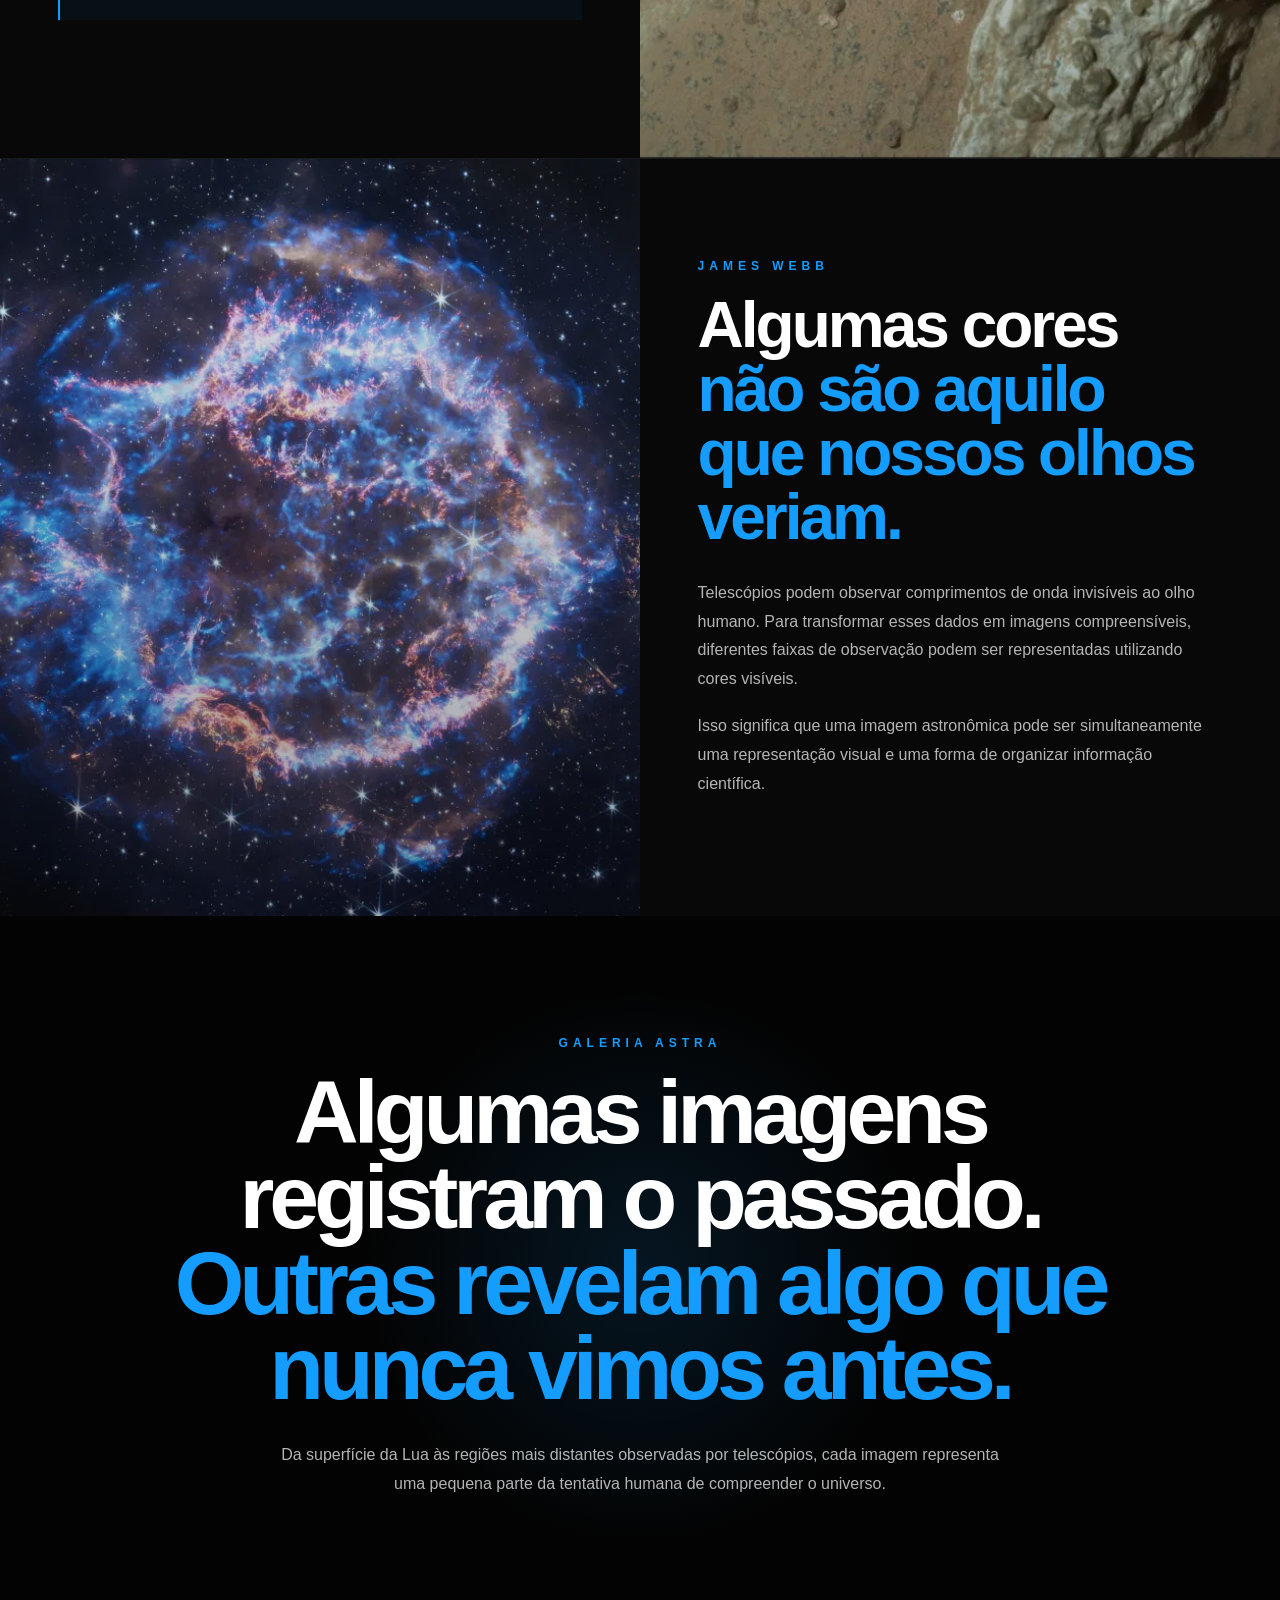
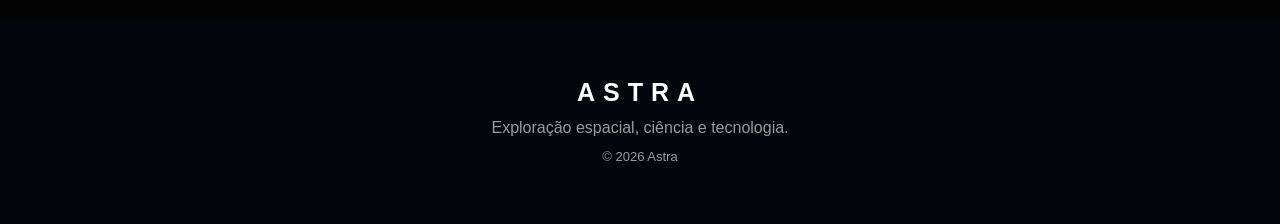
<file: galeria.html>
<!DOCTYPE html>
<html lang="pt-BR">

<head>

    <meta charset="UTF-8">

    <meta name="viewport" content="width=device-width, initial-scale=1.0">

    <meta
        name="description"
        content="Galeria Astra - imagens marcantes da exploração espacial, missões, planetas, astronautas, foguetes e observações do universo."
    >

    <title>Astra | Galeria</title>

    <link rel="stylesheet" href="css/style.css">

</head>

<body>


    <!-- =====================================================
         CABEÇALHO
    ====================================================== -->

   <header class="header">

    <a href="index.html" class="logo">
        ASTRA
    </a>

    <input
        type="checkbox"
        id="menu-toggle"
        class="menu-checkbox"
    >

    <label
        for="menu-toggle"
        class="menu-button"
        aria-label="Abrir menu"
    >
        <span></span>
        <span></span>
        <span></span>
    </label>

    <nav class="nav">

        <a href="index.html">
            Início
        </a>

        <a href="nasa.html">
            NASA
        </a>

        <a href="missoes.html">
            Missões
        </a>

        <a href="foguetes.html">
            Foguetes
        </a>

        <a href="planetas.html">
            Planetas
        </a>

        <a href="astronautas.html">
            Astronautas
        </a>

        <a href="galeria.html" class="active">
            Galeria
        </a>

    </nav>

</header>


        <!-- =====================================================
             HERO
        ====================================================== -->

        <section class="gallery-hero">

            <div class="gallery-hero-overlay"></div>

            <div class="gallery-hero-content">

                <p class="gallery-label">
                    GALERIA ASTRA
                </p>

                <h1>
                    Imagens que mudaram
                    <span>nossa forma de ver o universo.</span>
                </h1>

                <p>
                    Algumas imagens registram momentos históricos.
                    Outras revelam fenômenos que nossos olhos
                    jamais conseguiriam observar diretamente.
                </p>

                <a href="#galeria-principal" class="gallery-button">
                    Explorar galeria →
                </a>

            </div>

        </section>



        <!-- =====================================================
             FILTROS VISUAIS
        ====================================================== -->

        <section class="gallery-filters">

            <button class="gallery-filter active">
                TODAS
            </button>

            <button class="gallery-filter">
                MISSÕES
            </button>

            <button class="gallery-filter">
                PLANETAS
            </button>

            <button class="gallery-filter">
                ASTRONAUTAS
            </button>

            <button class="gallery-filter">
                FOGUETES
            </button>

            <button class="gallery-filter">
                UNIVERSO
            </button>

        </section>



        <!-- =====================================================
             MOSAICO
        ====================================================== -->

        <section class="gallery-grid" id="galeria-principal">


            <article class="gallery-item gallery-large">

                <img
                    src="imagens/apollo11.jpg"
                    alt="Astronauta da missão Apollo 11 na Lua"
                >

                <div class="gallery-caption">

                    <span>
                        APOLLO 11
                    </span>

                    <h3>
                        A superfície lunar.
                    </h3>

                    <p>
                        1969
                    </p>

                </div>

            </article>


            <article class="gallery-item">

                <img
                    src="imagens/fundo-plutao.jpg"
                    alt="Plutão observado pela missão New Horizons"
                >

                <div class="gallery-caption">

                    <span>
                        NEW HORIZONS
                    </span>

                    <h3>
                        Plutão.
                    </h3>

                    <p>
                        2015
                    </p>

                </div>

            </article>


            <article class="gallery-item">

                <img
                    src="imagens/fundo-hubble.jpg"
                    alt="Telescópio espacial Hubble"
                >

                <div class="gallery-caption">

                    <span>
                        HUBBLE
                    </span>

                    <h3>
                        Uma nova janela para o universo.
                    </h3>

                </div>

            </article>


            <article class="gallery-item gallery-wide">

                <img
                    src="imagens/galeria-nebulosa.jpg"
                    alt="Nebulosa observada por telescópio espacial"
                >

                <div class="gallery-caption">

                    <span>
                        UNIVERSO PROFUNDO
                    </span>

                    <h3>
                        Regiões onde estrelas nascem e evoluem.
                    </h3>

                </div>

            </article>


            <article class="gallery-item">

                <img
                    src="imagens/fundo-eva.jpg"
                    alt="Astronauta realizando atividade extraveicular"
                >

                <div class="gallery-caption">

                    <span>
                        EVA
                    </span>

                    <h3>
                        Trabalho fora da espaçonave.
                    </h3>

                </div>

            </article>


            <article class="gallery-item">

                <img
                    src="imagens/fundo-cassini.jpg"
                    alt="Saturno observado pela missão Cassini"
                >

                <div class="gallery-caption">

                    <span>
                        CASSINI
                    </span>

                    <h3>
                        O sistema de Saturno.
                    </h3>

                </div>

            </article>


            <article class="gallery-item">

                <img
                    src="imagens/fundo-perseverance.jpg"
                    alt="Rover Perseverance em Marte"
                >

                <div class="gallery-caption">

                    <span>
                        PERSEVERANCE
                    </span>

                    <h3>
                        Exploração de Marte.
                    </h3>

                </div>

            </article>


            <article class="gallery-item">

                <img
                    src="imagens/fundo-rosetta.jpg"
                    alt="Cometa 67P estudado pela missão Rosetta"
                >

                <div class="gallery-caption">

                    <span>
                        ROSETTA
                    </span>

                    <h3>
                        Um encontro com um cometa.
                    </h3>

                </div>

            </article>


            <article class="gallery-item gallery-large">

                <img
                    src="imagens/galeria-james-webb.jpg"
                    alt="Imagem associada ao telescópio James Webb"
                >

                <div class="gallery-caption">

                    <span>
                        JAMES WEBB
                    </span>

                    <h3>
                        O universo em infravermelho.
                    </h3>

                </div>

            </article>


            <article class="gallery-item">

                <img
                    src="imagens/fundo-saturn-v.jpg"
                    alt="Foguete Saturn V"
                >

                <div class="gallery-caption">

                    <span>
                        SATURN V
                    </span>

                    <h3>
                        Construído para a Lua.
                    </h3>

                </div>

            </article>


            <article class="gallery-item">

                <img
                    src="imagens/fundo-falcon9.jpg"
                    alt="Foguete Falcon 9"
                >

                <div class="gallery-caption">

                    <span>
                        FALCON 9
                    </span>

                    <h3>
                        Reutilização moderna.
                    </h3>

                </div>

            </article>


            <article class="gallery-item">

                <img
                    src="imagens/fundo-trappist1.jpg"
                    alt="Representação do sistema TRAPPIST-1"
                >

                <div class="gallery-caption">

                    <span>
                        TRAPPIST-1
                    </span>

                    <h3>
                        Sete mundos.
                    </h3>

                </div>

            </article>


            <article class="gallery-item">

                <img
                    src="imagens/fundo-cheyava.jpg"
                    alt="Rocha Cheyava Falls observada em Marte"
                >

                <div class="gallery-caption">

                    <span>
                        CHEYAVA FALLS
                    </span>

                    <h3>
                        Uma potencial bioassinatura.
                    </h3>

                </div>

            </article>


            <article class="gallery-item">

                <img
                    src="imagens/fundo-artemis-crew.jpg"
                    alt="Tripulação da Artemis II"
                >

                <div class="gallery-caption">

                    <span>
                        ARTEMIS II
                    </span>

                    <h3>
                        A nova geração lunar.
                    </h3>

                </div>

            </article>


            <article class="gallery-item gallery-wide">

                <img
                    src="imagens/galeria-aurora.jpg"
                    alt="Aurora observada sobre a Terra"
                >

                <div class="gallery-caption">

                    <span>
                        TERRA
                    </span>

                    <h3>
                        Um planeta também visto como objeto de estudo.
                    </h3>

                </div>

            </article>


        </section>



        <!-- =====================================================
             IMAGENS QUE SÃO DADOS
        ====================================================== -->

        <section class="gallery-science">

            <div class="gallery-section-heading">

                <p class="small-label">
                    ALÉM DA ESTÉTICA
                </p>

                <h2>
                    Uma imagem espacial
                    <span>também pode ser um dado científico.</span>
                </h2>

                <p>
                    Câmeras e instrumentos registram diferentes
                    comprimentos de onda, estruturas, temperaturas
                    e características químicas que ajudam cientistas
                    a interpretar ambientes muito distantes.
                </p>

            </div>

        </section>



        <!-- =====================================================
             PLUTÃO
        ====================================================== -->

        <section class="gallery-story">

            <div class="gallery-story-image gallery-pluto"></div>


            <div class="gallery-story-content">

                <p class="small-label">
                    PLUTÃO — 2015
                </p>

                <h2>
                    Uma imagem que
                    <span>mudou um mundo.</span>
                </h2>

                <p>
                    Antes da New Horizons, Plutão era observado
                    principalmente como um pequeno objeto distante.
                    O encontro de 2015 revelou montanhas congeladas,
                    planícies e uma superfície muito mais complexa
                    do que os modelos anteriores sugeriam.
                </p>

            </div>

        </section>



        <!-- =====================================================
             CHEYAVA
        ====================================================== -->

        <section class="gallery-story gallery-story-reverse">

            <div class="gallery-story-image gallery-cheyava"></div>


            <div class="gallery-story-content">

                <p class="small-label">
                    MARTE
                </p>

                <h2>
                    Fotografar também
                    <span>é investigar.</span>
                </h2>

                <p>
                    Cheyava Falls não é apenas uma rocha interessante.
                    Imagens, medições químicas e o contexto geológico
                    foram combinados para identificar características
                    classificadas como potenciais bioassinaturas.
                </p>

                <div class="gallery-note">
                    Potencial bioassinatura não significa
                    vida extraterrestre confirmada.
                </div>

            </div>

        </section>



        <!-- =====================================================
             JAMES WEBB
        ====================================================== -->

        <section class="gallery-story">

            <div class="gallery-story-image gallery-webb"></div>


            <div class="gallery-story-content">

                <p class="small-label">
                    JAMES WEBB
                </p>

                <h2>
                    Algumas cores
                    <span>não são aquilo que nossos olhos veriam.</span>
                </h2>

                <p>
                    Telescópios podem observar comprimentos de onda
                    invisíveis ao olho humano. Para transformar
                    esses dados em imagens compreensíveis, diferentes
                    faixas de observação podem ser representadas
                    utilizando cores visíveis.
                </p>

                <p>
                    Isso significa que uma imagem astronômica pode
                    ser simultaneamente uma representação visual
                    e uma forma de organizar informação científica.
                </p>

            </div>

        </section>



        <!-- =====================================================
             ENCERRAMENTO
        ====================================================== -->

        <section class="gallery-ending">

            <p class="small-label">
                GALERIA ASTRA
            </p>

            <h2>
                Algumas imagens registram o passado.
                <span>Outras revelam algo que nunca vimos antes.</span>
            </h2>

            <p>
                Da superfície da Lua às regiões mais distantes
                observadas por telescópios, cada imagem representa
                uma pequena parte da tentativa humana de compreender
                o universo.
            </p>

        </section>


    </main>



    <footer class="footer">

        <div class="footer-logo">
            ASTRA
        </div>

        <p>
            Exploração espacial, ciência e tecnologia.
        </p>

        <p class="copyright">
            © 2026 Astra
        </p>

    </footer>


</body>

</html>
</file>
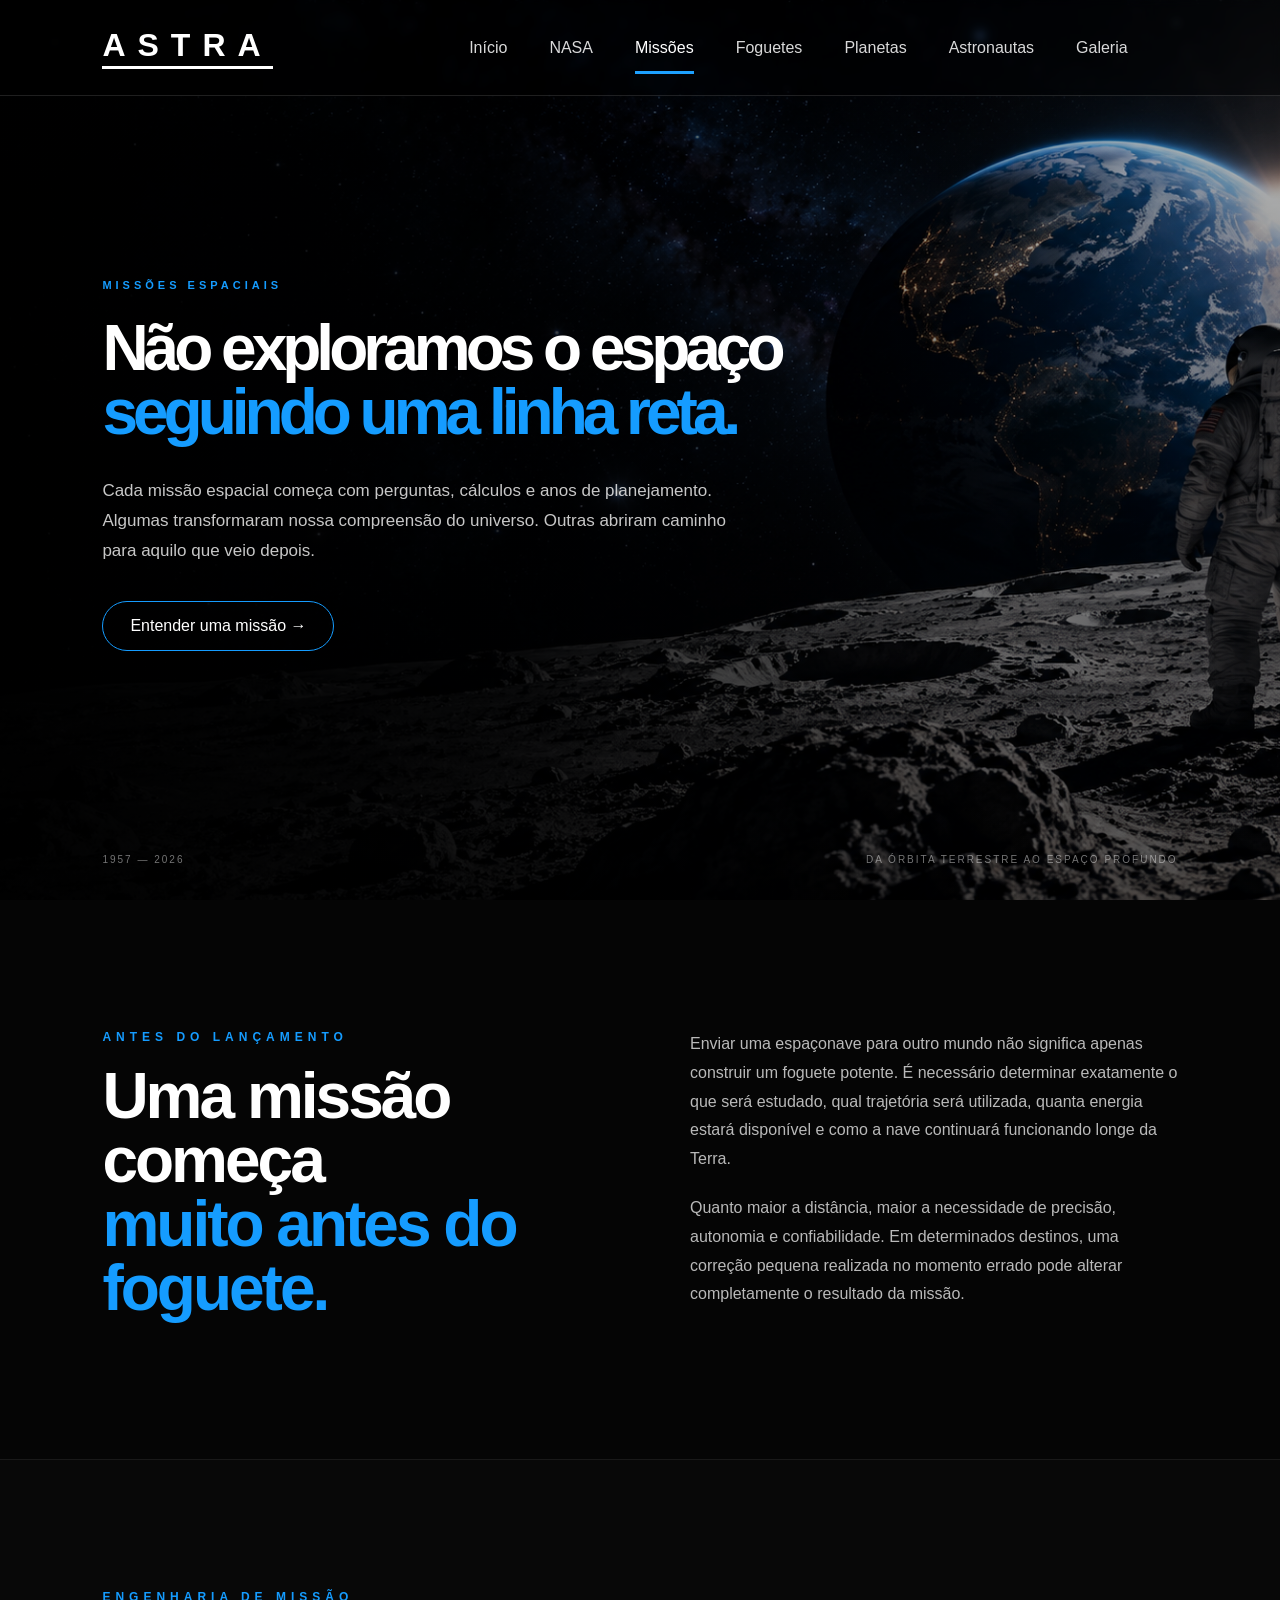
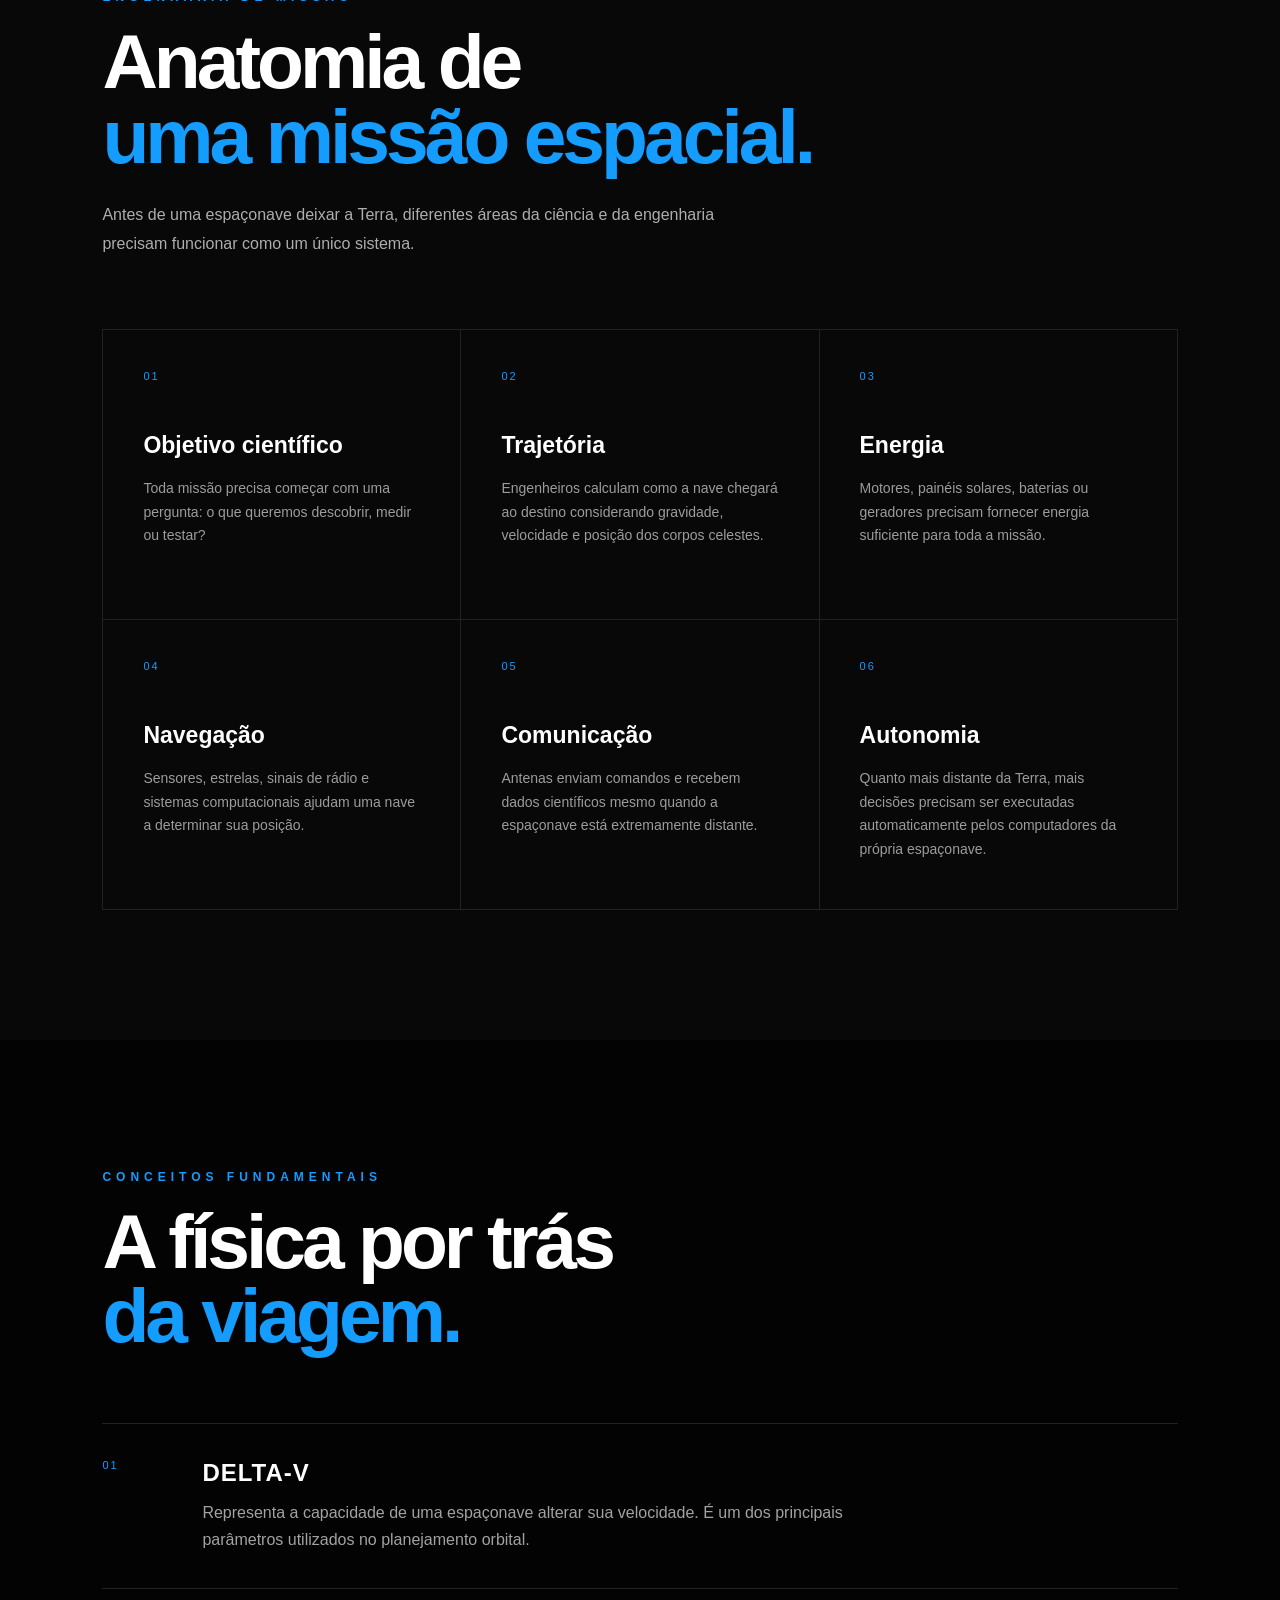
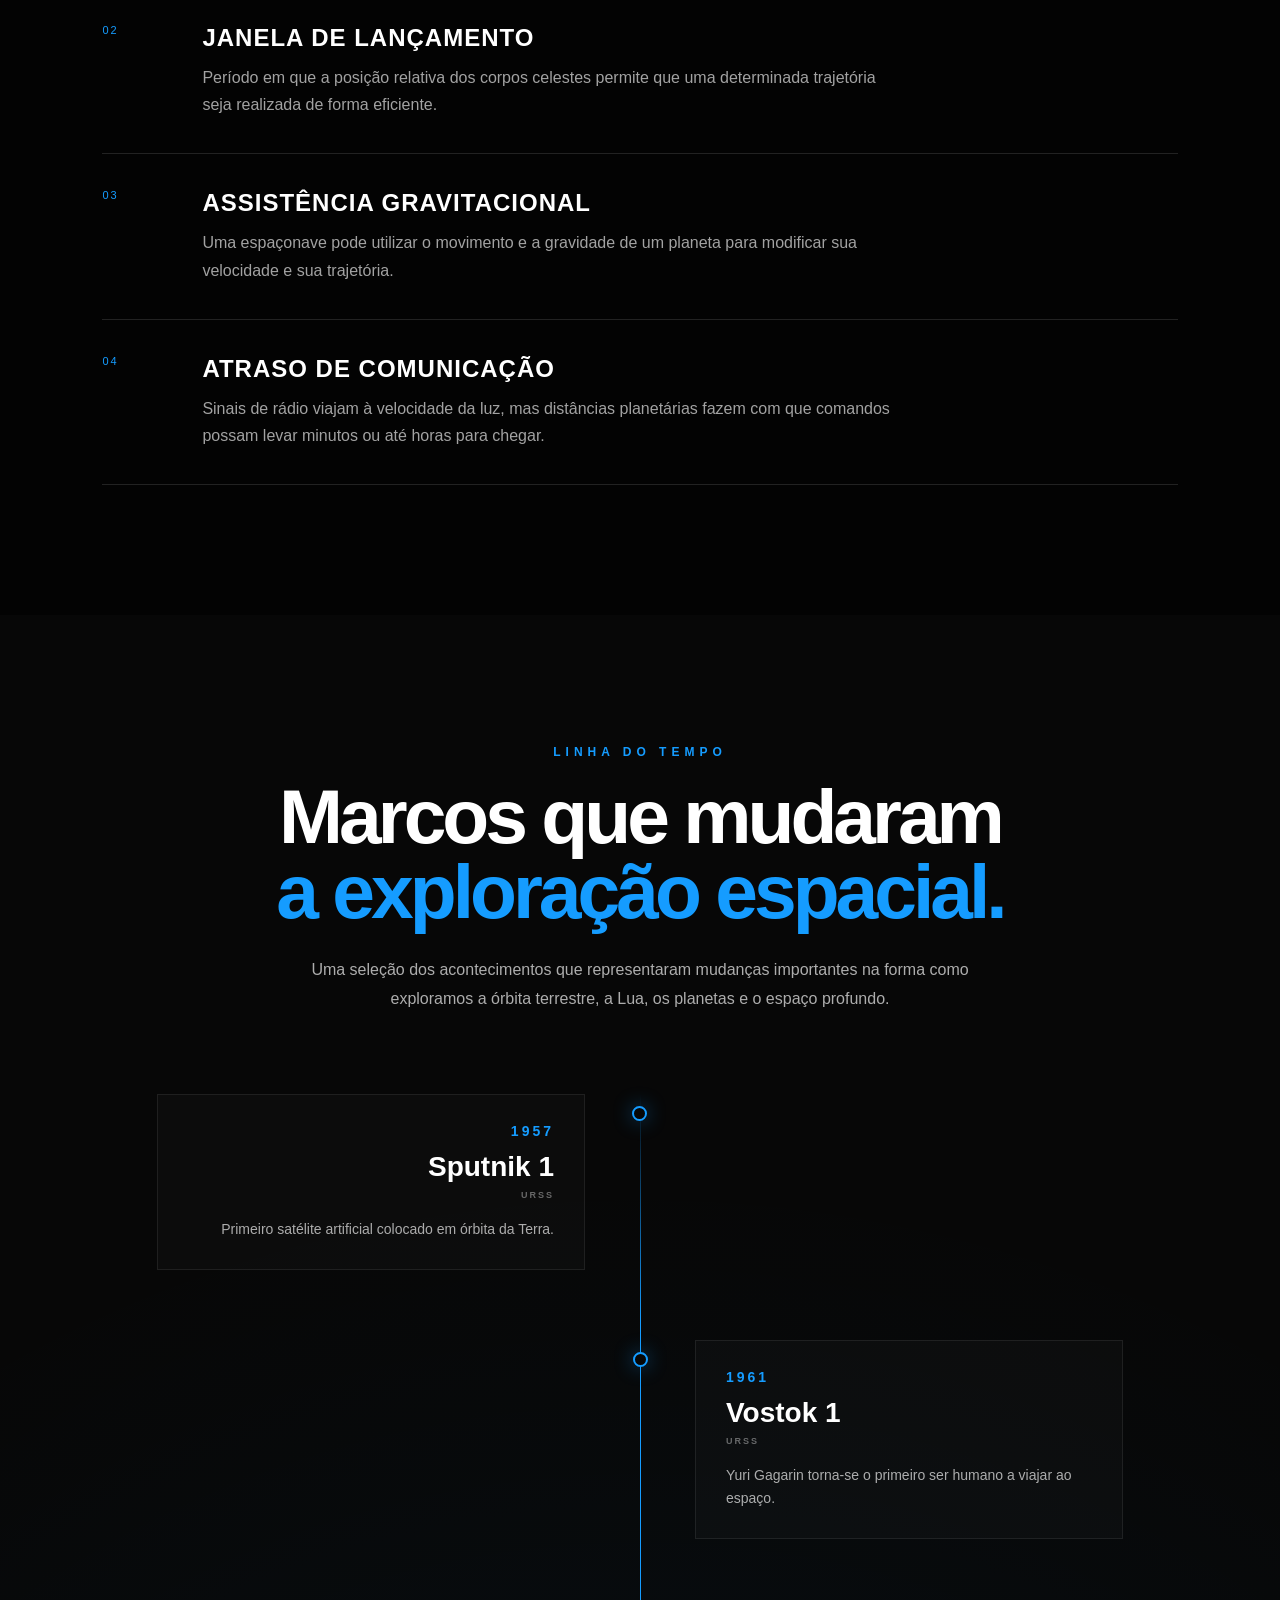
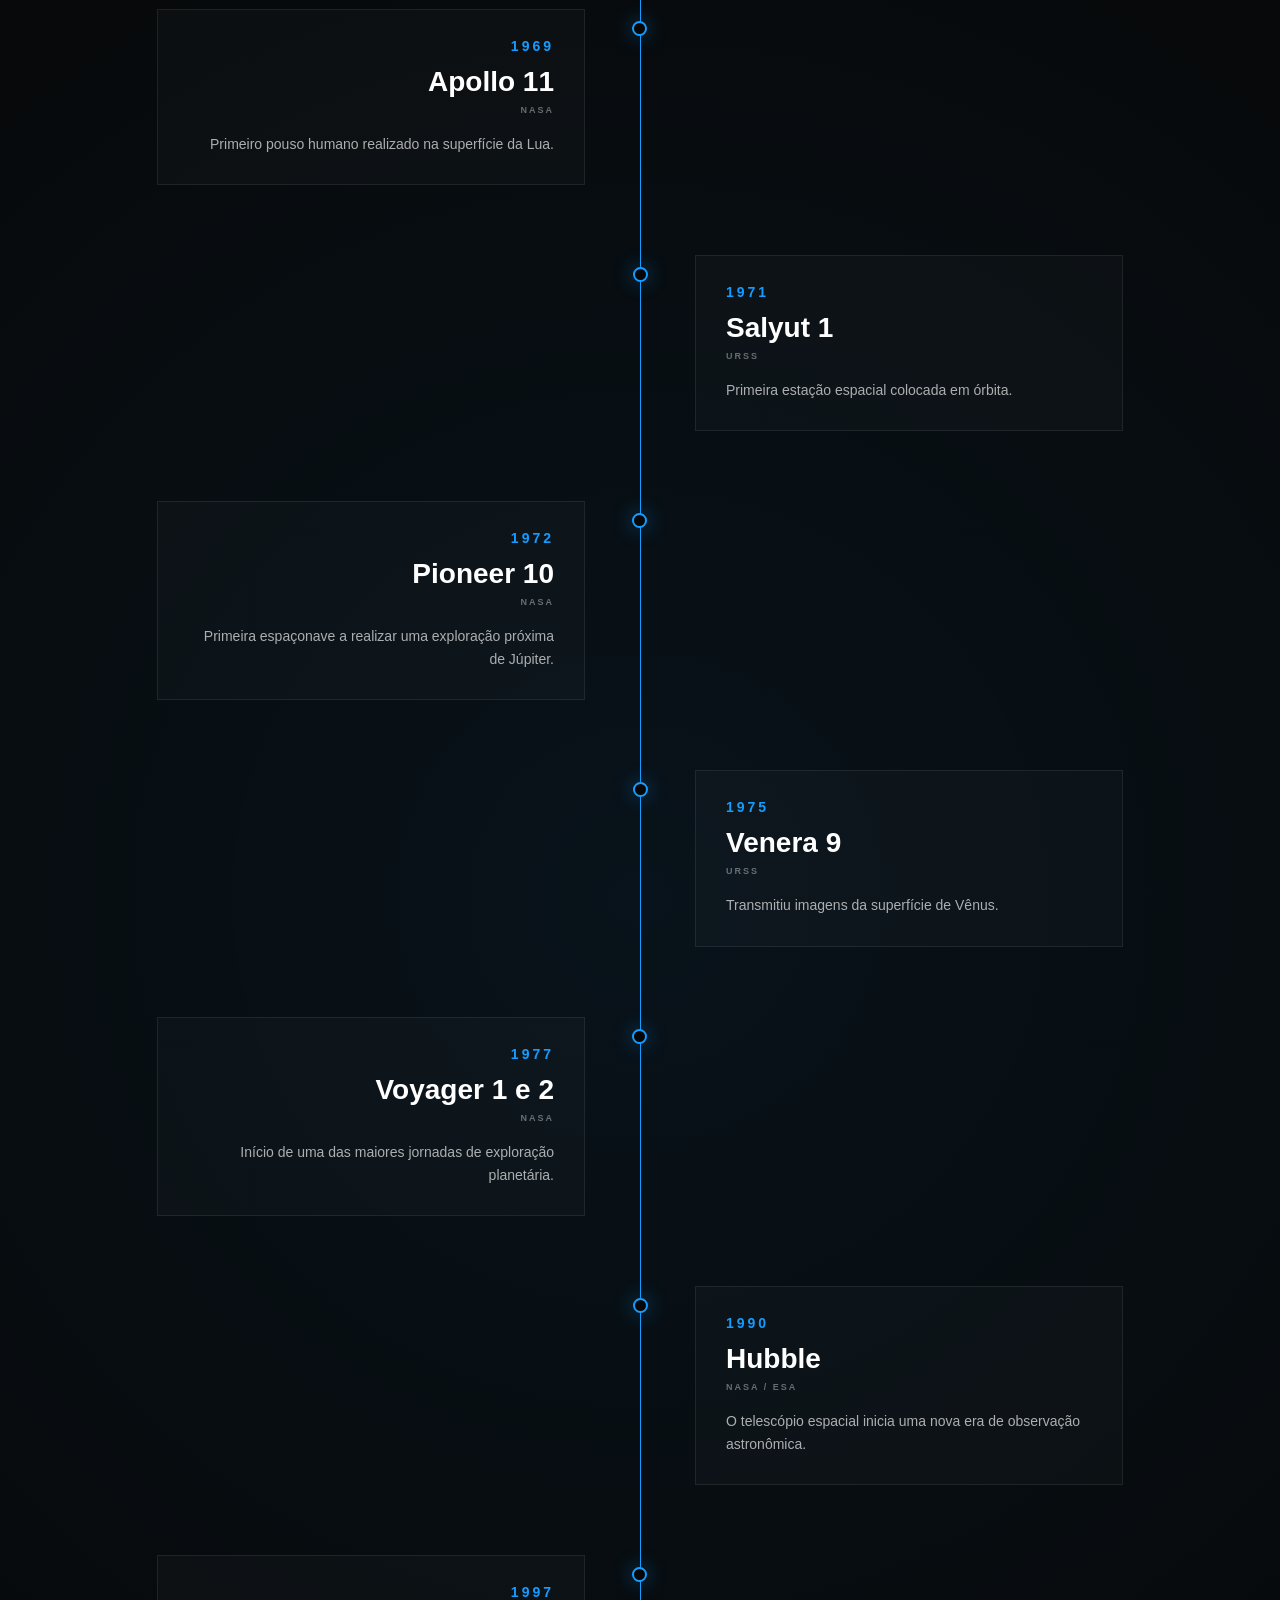
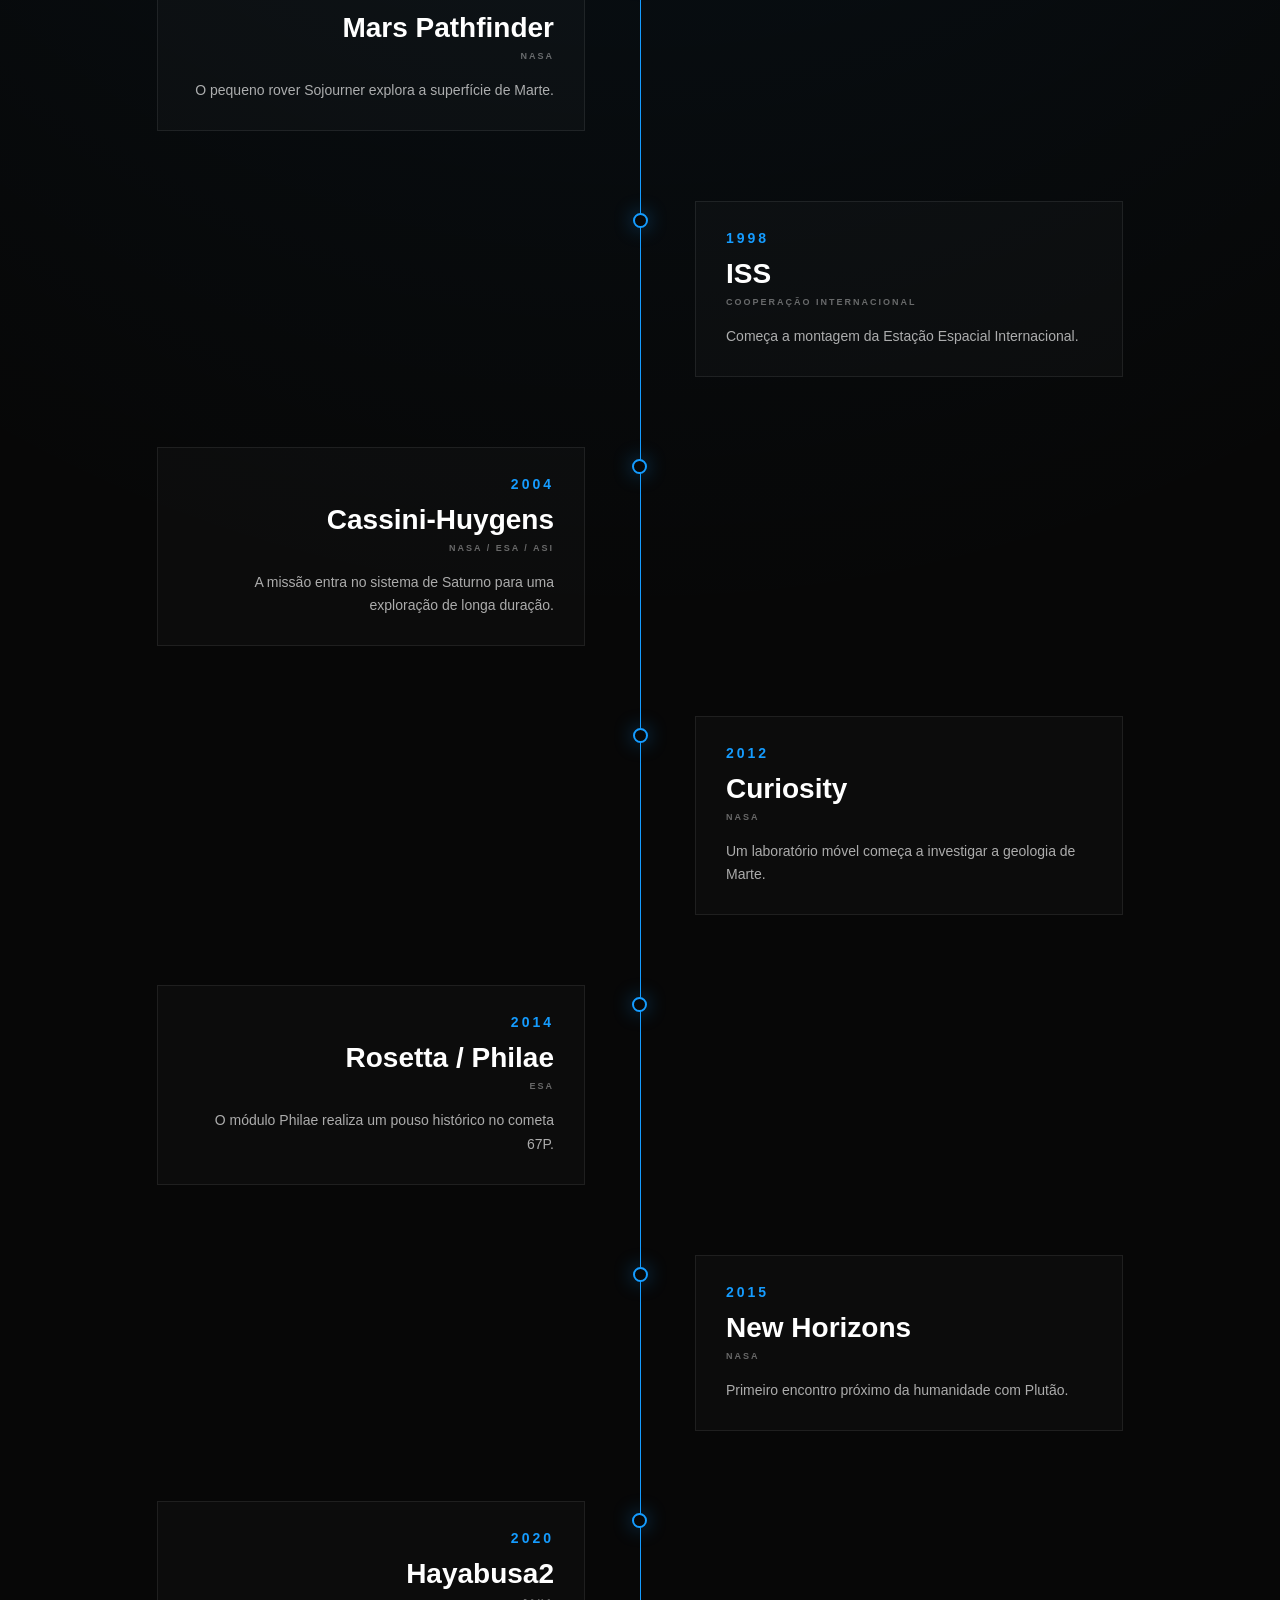
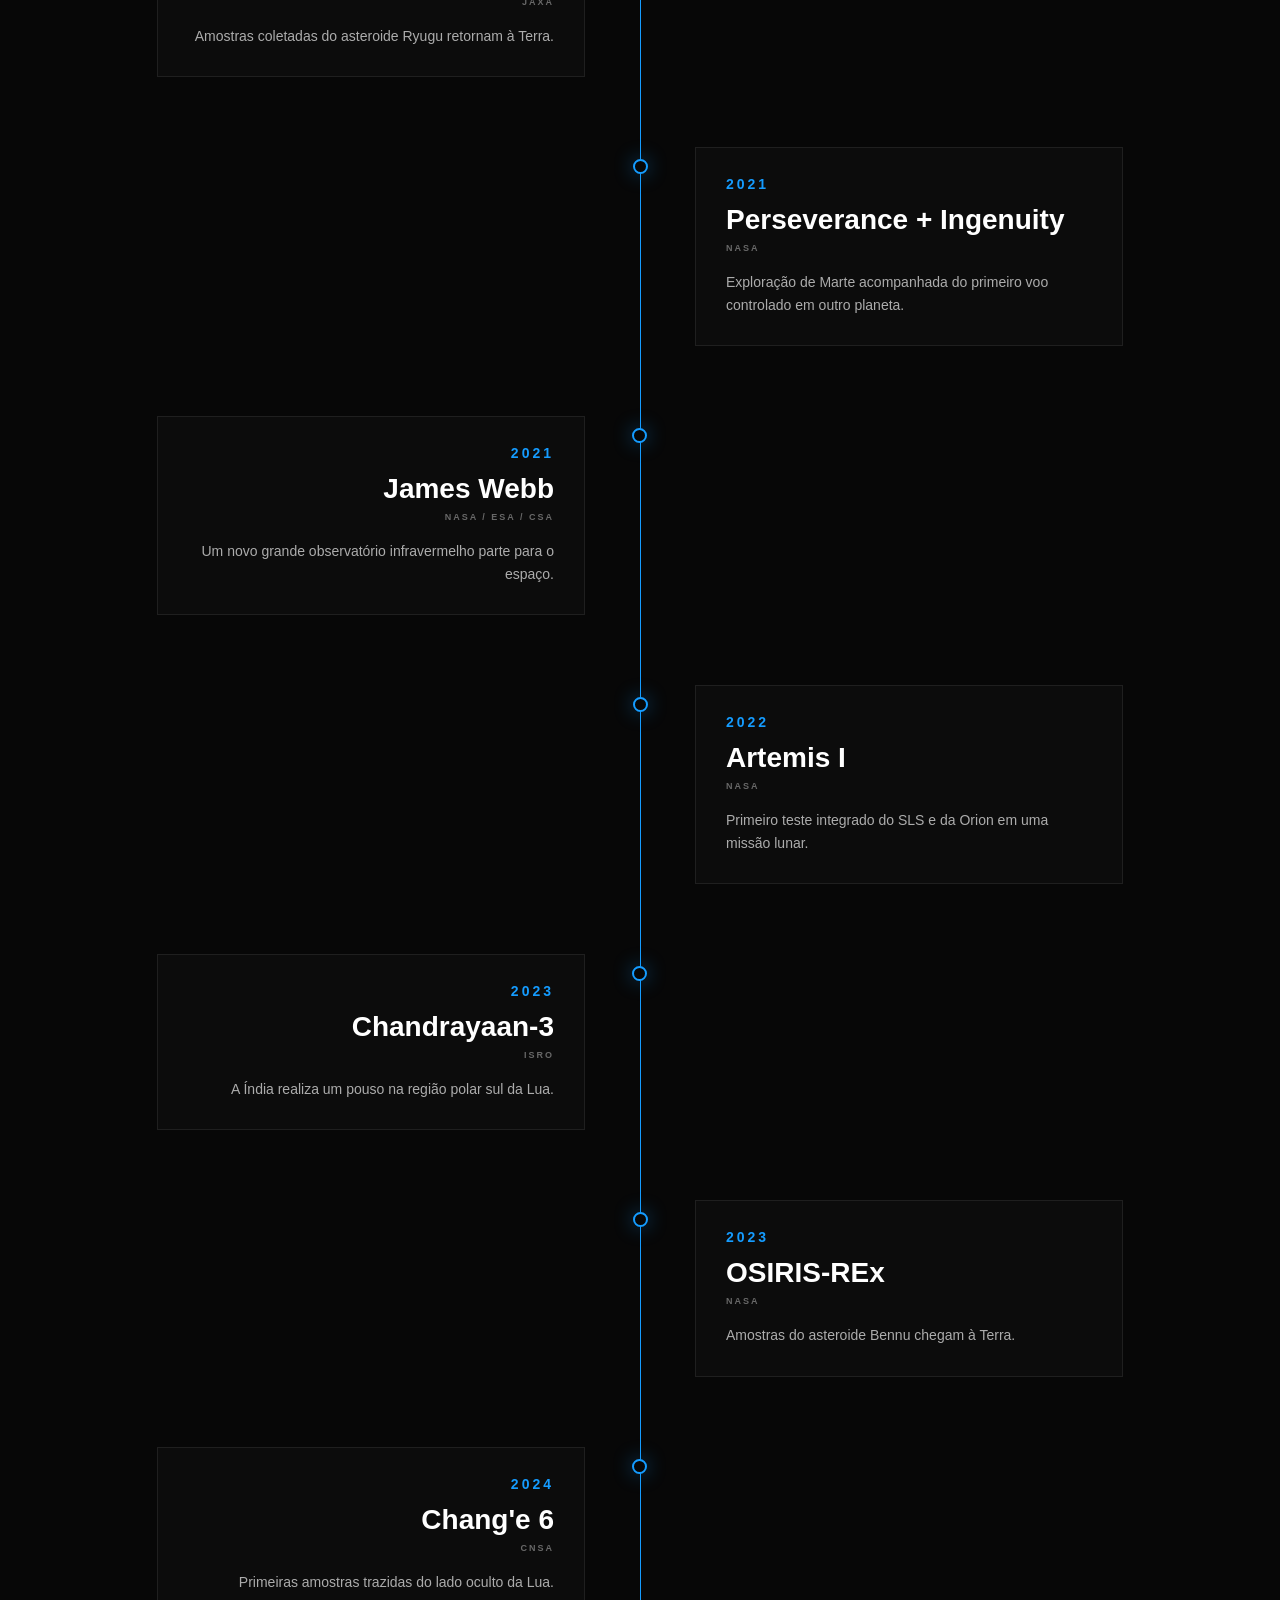
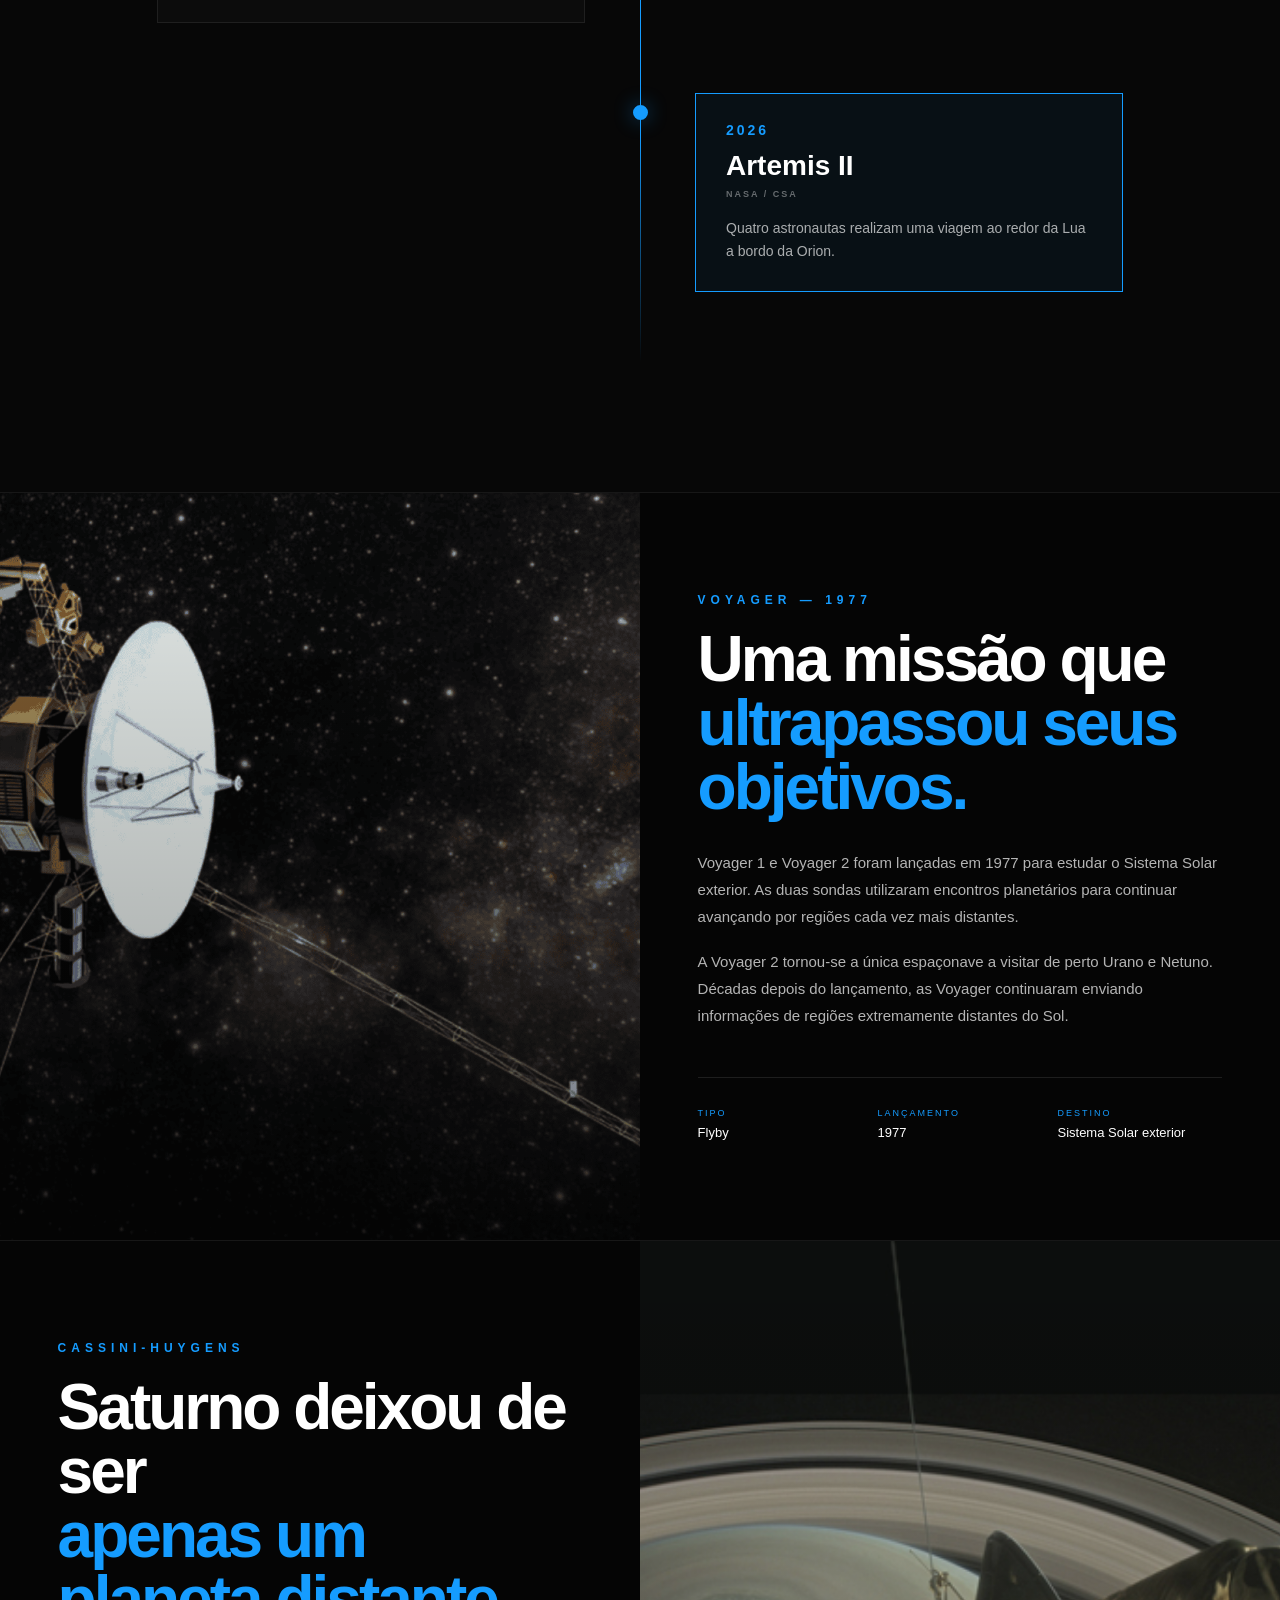
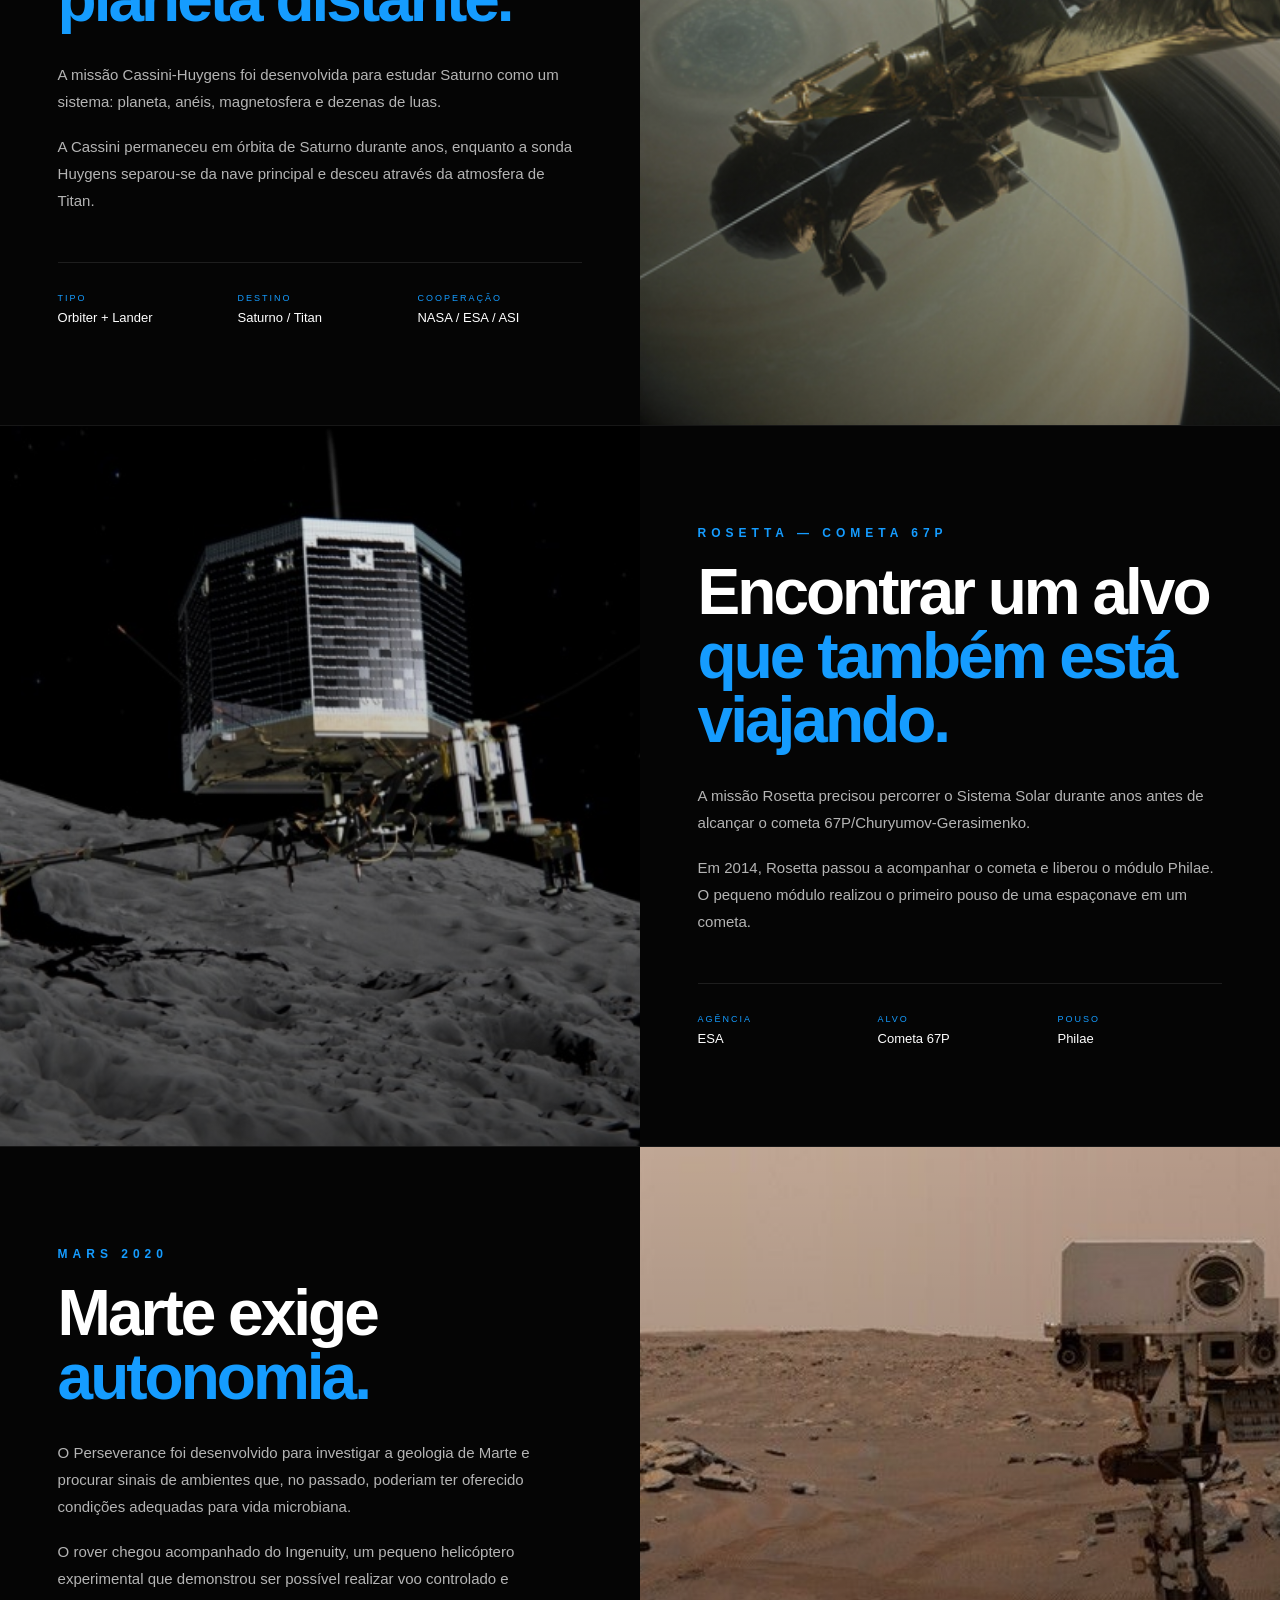
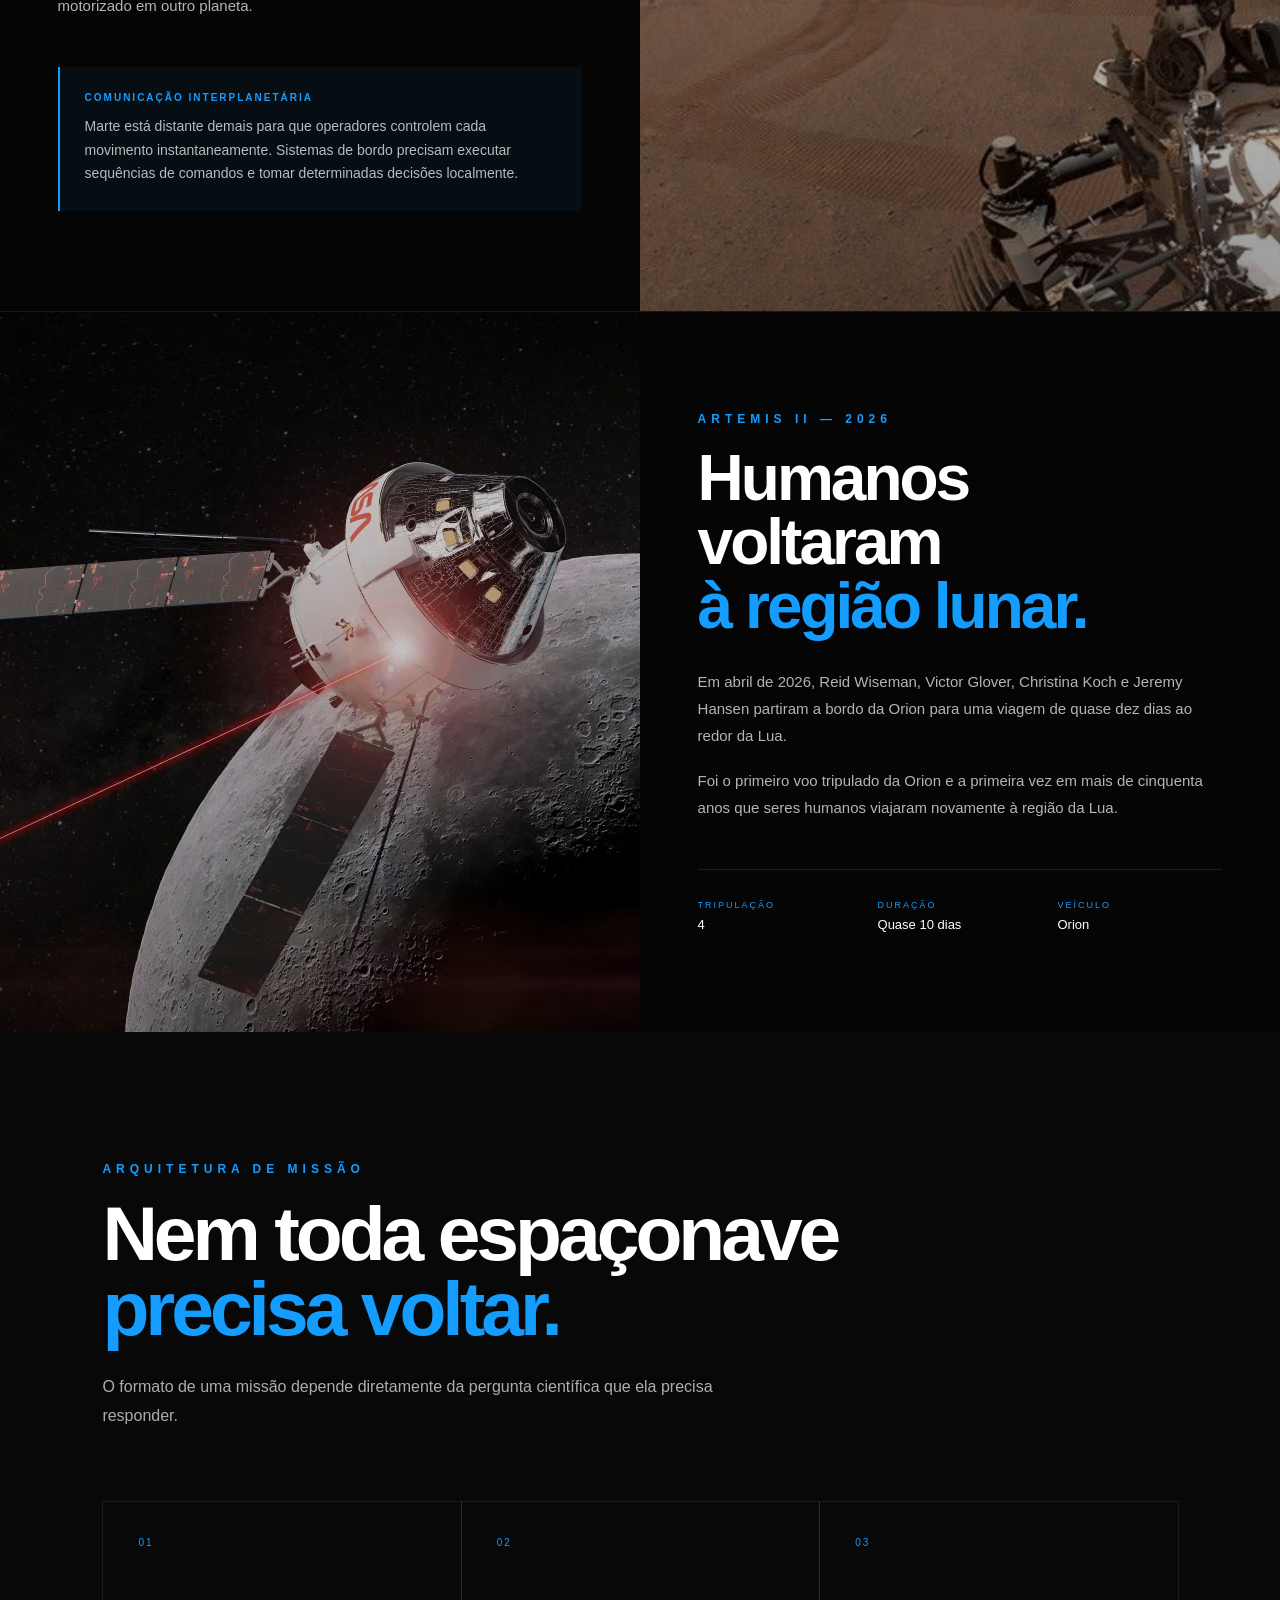
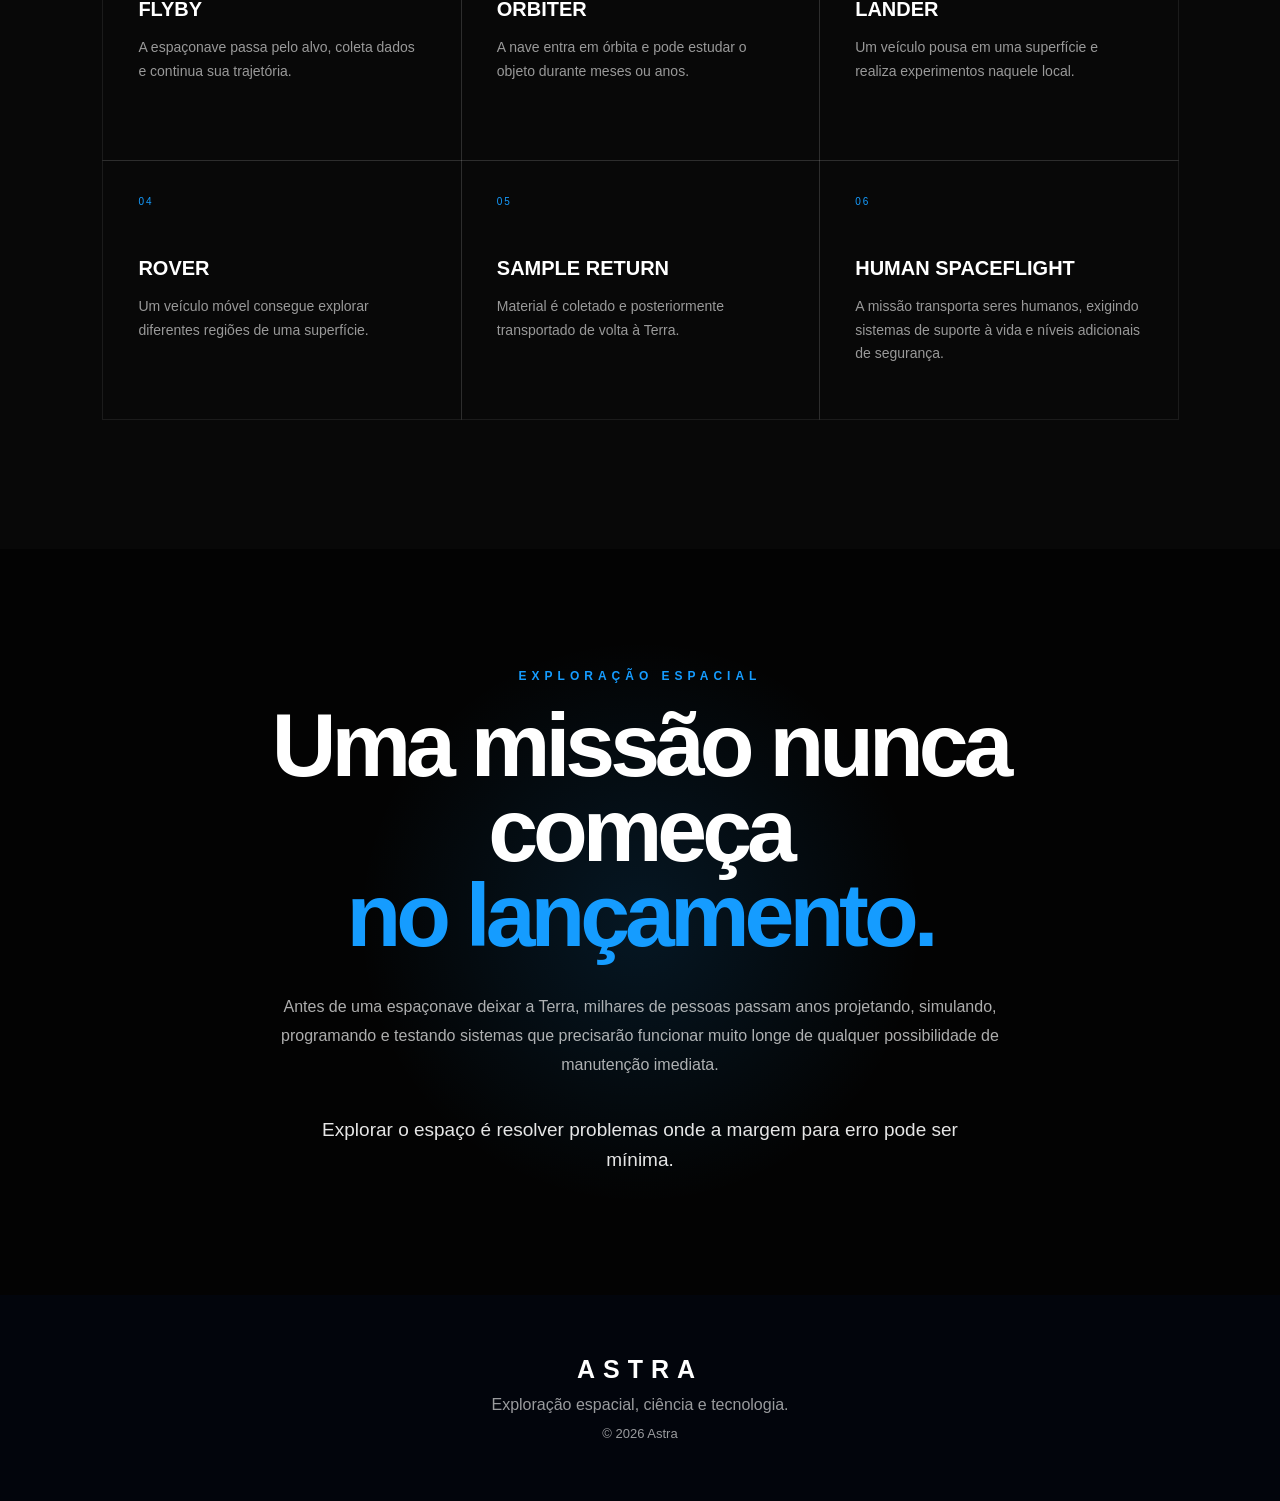
<file: missoes.html>
<!DOCTYPE html>
<html lang="pt-BR">

<head>

    <meta charset="UTF-8">

    <meta name="viewport" content="width=device-width, initial-scale=1.0">

    <meta
        name="description"
        content="Explore as grandes missões espaciais, entenda como elas são planejadas e acompanhe uma linha do tempo da exploração espacial."
    >

    <title>Astra | Missões Espaciais</title>

    <link rel="stylesheet" href="css/style.css">

</head>

<body>


    <!-- =====================================================
         CABEÇALHO
    ====================================================== -->

    <header class="header">

        <a href="index.html" class="logo">
            ASTRA
        </a>

        <input
            type="checkbox"
            id="menu-toggle"
            class="menu-checkbox"
        >

        <label
            for="menu-toggle"
            class="menu-button"
            aria-label="Abrir menu"
        >
            <span></span>
            <span></span>
            <span></span>
        </label>

        <nav class="nav">

            <a href="index.html">
                Início
            </a>

            <a href="nasa.html">
                NASA
            </a>

            <a href="missoes.html" class="active">
                Missões
            </a>

            <a href="foguetes.html">
                Foguetes
            </a>

            <a href="planetas.html">
                Planetas
            </a>

            <a href="astronautas.html">
                Astronautas
            </a>

            <a href="galeria.html">
                Galeria
            </a>

        </nav>

    </header>


    <main>


        <!-- =====================================================
             HERO
        ====================================================== -->

        <section class="missions-page-hero">

            <div class="missions-page-overlay"></div>

            <div class="missions-page-content">

                <p class="missions-page-label">
                    MISSÕES ESPACIAIS
                </p>

                <h1>
                    Não exploramos o espaço
                    <span>seguindo uma linha reta.</span>
                </h1>

                <p>
                    Cada missão espacial começa com perguntas,
                    cálculos e anos de planejamento. Algumas
                    transformaram nossa compreensão do universo.
                    Outras abriram caminho para aquilo que veio depois.
                </p>

                <a href="#anatomia" class="mission-main-button">
                    Entender uma missão →
                </a>

            </div>

            <div class="missions-page-bottom">
                <span>1957 — 2026</span>
                <span>DA ÓRBITA TERRESTRE AO ESPAÇO PROFUNDO</span>
            </div>

        </section>



        <!-- =====================================================
             INTRODUÇÃO
        ====================================================== -->

        <section class="mission-introduction">

            <div>

                <p class="small-label">
                    ANTES DO LANÇAMENTO
                </p>

                <h2>
                    Uma missão começa
                    <span>muito antes do foguete.</span>
                </h2>

            </div>


            <div class="mission-introduction-text">

                <p>
                    Enviar uma espaçonave para outro mundo não
                    significa apenas construir um foguete potente.
                    É necessário determinar exatamente o que será
                    estudado, qual trajetória será utilizada,
                    quanta energia estará disponível e como a nave
                    continuará funcionando longe da Terra.
                </p>

                <p>
                    Quanto maior a distância, maior a necessidade
                    de precisão, autonomia e confiabilidade.
                    Em determinados destinos, uma correção pequena
                    realizada no momento errado pode alterar
                    completamente o resultado da missão.
                </p>

            </div>

        </section>



        <!-- =====================================================
             ANATOMIA DE UMA MISSÃO
        ====================================================== -->

        <section class="mission-anatomy" id="anatomia">

            <div class="mission-section-heading">

                <p class="small-label">
                    ENGENHARIA DE MISSÃO
                </p>

                <h2>
                    Anatomia de
                    <span>uma missão espacial.</span>
                </h2>

                <p>
                    Antes de uma espaçonave deixar a Terra,
                    diferentes áreas da ciência e da engenharia
                    precisam funcionar como um único sistema.
                </p>

            </div>


            <div class="mission-anatomy-grid">


                <article class="mission-anatomy-item">

                    <span>01</span>

                    <h3>
                        Objetivo científico
                    </h3>

                    <p>
                        Toda missão precisa começar com uma
                        pergunta: o que queremos descobrir,
                        medir ou testar?
                    </p>

                </article>


                <article class="mission-anatomy-item">

                    <span>02</span>

                    <h3>
                        Trajetória
                    </h3>

                    <p>
                        Engenheiros calculam como a nave
                        chegará ao destino considerando
                        gravidade, velocidade e posição
                        dos corpos celestes.
                    </p>

                </article>


                <article class="mission-anatomy-item">

                    <span>03</span>

                    <h3>
                        Energia
                    </h3>

                    <p>
                        Motores, painéis solares, baterias
                        ou geradores precisam fornecer energia
                        suficiente para toda a missão.
                    </p>

                </article>


                <article class="mission-anatomy-item">

                    <span>04</span>

                    <h3>
                        Navegação
                    </h3>

                    <p>
                        Sensores, estrelas, sinais de rádio
                        e sistemas computacionais ajudam
                        uma nave a determinar sua posição.
                    </p>

                </article>


                <article class="mission-anatomy-item">

                    <span>05</span>

                    <h3>
                        Comunicação
                    </h3>

                    <p>
                        Antenas enviam comandos e recebem
                        dados científicos mesmo quando
                        a espaçonave está extremamente distante.
                    </p>

                </article>


                <article class="mission-anatomy-item">

                    <span>06</span>

                    <h3>
                        Autonomia
                    </h3>

                    <p>
                        Quanto mais distante da Terra,
                        mais decisões precisam ser executadas
                        automaticamente pelos computadores
                        da própria espaçonave.
                    </p>

                </article>

            </div>

        </section>



        <!-- =====================================================
             CONCEITOS
        ====================================================== -->

        <section class="mission-concepts">

            <div class="mission-section-heading">

                <p class="small-label">
                    CONCEITOS FUNDAMENTAIS
                </p>

                <h2>
                    A física por trás
                    <span>da viagem.</span>
                </h2>

            </div>


            <div class="mission-concepts-list">


                <article>

                    <span>01</span>

                    <div>
                        <h3>DELTA-V</h3>

                        <p>
                            Representa a capacidade de uma
                            espaçonave alterar sua velocidade.
                            É um dos principais parâmetros
                            utilizados no planejamento orbital.
                        </p>
                    </div>

                </article>


                <article>

                    <span>02</span>

                    <div>
                        <h3>JANELA DE LANÇAMENTO</h3>

                        <p>
                            Período em que a posição relativa
                            dos corpos celestes permite que
                            uma determinada trajetória seja
                            realizada de forma eficiente.
                        </p>
                    </div>

                </article>


                <article>

                    <span>03</span>

                    <div>
                        <h3>ASSISTÊNCIA GRAVITACIONAL</h3>

                        <p>
                            Uma espaçonave pode utilizar
                            o movimento e a gravidade de
                            um planeta para modificar sua
                            velocidade e sua trajetória.
                        </p>
                    </div>

                </article>


                <article>

                    <span>04</span>

                    <div>
                        <h3>ATRASO DE COMUNICAÇÃO</h3>

                        <p>
                            Sinais de rádio viajam à velocidade
                            da luz, mas distâncias planetárias
                            fazem com que comandos possam levar
                            minutos ou até horas para chegar.
                        </p>
                    </div>

                </article>

            </div>

        </section>



        <!-- =====================================================
             LINHA DO TEMPO
        ====================================================== -->

        <section class="space-timeline" id="linha-do-tempo">

            <div class="mission-section-heading timeline-heading">

                <p class="small-label">
                    LINHA DO TEMPO
                </p>

                <h2>
                    Marcos que mudaram
                    <span>a exploração espacial.</span>
                </h2>

                <p>
                    Uma seleção dos acontecimentos que representaram
                    mudanças importantes na forma como exploramos
                    a órbita terrestre, a Lua, os planetas e
                    o espaço profundo.
                </p>

            </div>


            <div class="timeline-container">


                <article class="timeline-event timeline-left">

                    <div class="timeline-card">
                        <span class="timeline-year">1957</span>
                        <h3>Sputnik 1</h3>
                        <strong>URSS</strong>
                        <p>Primeiro satélite artificial colocado em órbita da Terra.</p>
                    </div>

                </article>


                <article class="timeline-event timeline-right">

                    <div class="timeline-card">
                        <span class="timeline-year">1961</span>
                        <h3>Vostok 1</h3>
                        <strong>URSS</strong>
                        <p>Yuri Gagarin torna-se o primeiro ser humano a viajar ao espaço.</p>
                    </div>

                </article>


                <article class="timeline-event timeline-left">

                    <div class="timeline-card">
                        <span class="timeline-year">1969</span>
                        <h3>Apollo 11</h3>
                        <strong>NASA</strong>
                        <p>Primeiro pouso humano realizado na superfície da Lua.</p>
                    </div>

                </article>


                <article class="timeline-event timeline-right">

                    <div class="timeline-card">
                        <span class="timeline-year">1971</span>
                        <h3>Salyut 1</h3>
                        <strong>URSS</strong>
                        <p>Primeira estação espacial colocada em órbita.</p>
                    </div>

                </article>


                <article class="timeline-event timeline-left">

                    <div class="timeline-card">
                        <span class="timeline-year">1972</span>
                        <h3>Pioneer 10</h3>
                        <strong>NASA</strong>
                        <p>Primeira espaçonave a realizar uma exploração próxima de Júpiter.</p>
                    </div>

                </article>


                <article class="timeline-event timeline-right">

                    <div class="timeline-card">
                        <span class="timeline-year">1975</span>
                        <h3>Venera 9</h3>
                        <strong>URSS</strong>
                        <p>Transmitiu imagens da superfície de Vênus.</p>
                    </div>

                </article>


                <article class="timeline-event timeline-left">

                    <div class="timeline-card">
                        <span class="timeline-year">1977</span>
                        <h3>Voyager 1 e 2</h3>
                        <strong>NASA</strong>
                        <p>Início de uma das maiores jornadas de exploração planetária.</p>
                    </div>

                </article>


                <article class="timeline-event timeline-right">

                    <div class="timeline-card">
                        <span class="timeline-year">1990</span>
                        <h3>Hubble</h3>
                        <strong>NASA / ESA</strong>
                        <p>O telescópio espacial inicia uma nova era de observação astronômica.</p>
                    </div>

                </article>


                <article class="timeline-event timeline-left">

                    <div class="timeline-card">
                        <span class="timeline-year">1997</span>
                        <h3>Mars Pathfinder</h3>
                        <strong>NASA</strong>
                        <p>O pequeno rover Sojourner explora a superfície de Marte.</p>
                    </div>

                </article>


                <article class="timeline-event timeline-right">

                    <div class="timeline-card">
                        <span class="timeline-year">1998</span>
                        <h3>ISS</h3>
                        <strong>COOPERAÇÃO INTERNACIONAL</strong>
                        <p>Começa a montagem da Estação Espacial Internacional.</p>
                    </div>

                </article>


                <article class="timeline-event timeline-left">

                    <div class="timeline-card">
                        <span class="timeline-year">2004</span>
                        <h3>Cassini-Huygens</h3>
                        <strong>NASA / ESA / ASI</strong>
                        <p>A missão entra no sistema de Saturno para uma exploração de longa duração.</p>
                    </div>

                </article>


                <article class="timeline-event timeline-right">

                    <div class="timeline-card">
                        <span class="timeline-year">2012</span>
                        <h3>Curiosity</h3>
                        <strong>NASA</strong>
                        <p>Um laboratório móvel começa a investigar a geologia de Marte.</p>
                    </div>

                </article>


                <article class="timeline-event timeline-left">

                    <div class="timeline-card">
                        <span class="timeline-year">2014</span>
                        <h3>Rosetta / Philae</h3>
                        <strong>ESA</strong>
                        <p>O módulo Philae realiza um pouso histórico no cometa 67P.</p>
                    </div>

                </article>


                <article class="timeline-event timeline-right">

                    <div class="timeline-card">
                        <span class="timeline-year">2015</span>
                        <h3>New Horizons</h3>
                        <strong>NASA</strong>
                        <p>Primeiro encontro próximo da humanidade com Plutão.</p>
                    </div>

                </article>


                <article class="timeline-event timeline-left">

                    <div class="timeline-card">
                        <span class="timeline-year">2020</span>
                        <h3>Hayabusa2</h3>
                        <strong>JAXA</strong>
                        <p>Amostras coletadas do asteroide Ryugu retornam à Terra.</p>
                    </div>

                </article>


                <article class="timeline-event timeline-right">

                    <div class="timeline-card">
                        <span class="timeline-year">2021</span>
                        <h3>Perseverance + Ingenuity</h3>
                        <strong>NASA</strong>
                        <p>Exploração de Marte acompanhada do primeiro voo controlado em outro planeta.</p>
                    </div>

                </article>


                <article class="timeline-event timeline-left">

                    <div class="timeline-card">
                        <span class="timeline-year">2021</span>
                        <h3>James Webb</h3>
                        <strong>NASA / ESA / CSA</strong>
                        <p>Um novo grande observatório infravermelho parte para o espaço.</p>
                    </div>

                </article>


                <article class="timeline-event timeline-right">

                    <div class="timeline-card">
                        <span class="timeline-year">2022</span>
                        <h3>Artemis I</h3>
                        <strong>NASA</strong>
                        <p>Primeiro teste integrado do SLS e da Orion em uma missão lunar.</p>
                    </div>

                </article>


                <article class="timeline-event timeline-left">

                    <div class="timeline-card">
                        <span class="timeline-year">2023</span>
                        <h3>Chandrayaan-3</h3>
                        <strong>ISRO</strong>
                        <p>A Índia realiza um pouso na região polar sul da Lua.</p>
                    </div>

                </article>


                <article class="timeline-event timeline-right">

                    <div class="timeline-card">
                        <span class="timeline-year">2023</span>
                        <h3>OSIRIS-REx</h3>
                        <strong>NASA</strong>
                        <p>Amostras do asteroide Bennu chegam à Terra.</p>
                    </div>

                </article>


                <article class="timeline-event timeline-left">

                    <div class="timeline-card">
                        <span class="timeline-year">2024</span>
                        <h3>Chang'e 6</h3>
                        <strong>CNSA</strong>
                        <p>Primeiras amostras trazidas do lado oculto da Lua.</p>
                    </div>

                </article>


                <article class="timeline-event timeline-right timeline-current">

                    <div class="timeline-card">
                        <span class="timeline-year">2026</span>
                        <h3>Artemis II</h3>
                        <strong>NASA / CSA</strong>
                        <p>Quatro astronautas realizam uma viagem ao redor da Lua a bordo da Orion.</p>
                    </div>

                </article>


            </div>

        </section>



        <!-- =====================================================
             VOYAGER
        ====================================================== -->

        <section class="mission-feature">

            <div class="mission-feature-image voyager-image"></div>

            <div class="mission-feature-content">

                <p class="small-label">
                    VOYAGER — 1977
                </p>

                <h2>
                    Uma missão que
                    <span>ultrapassou seus objetivos.</span>
                </h2>

                <p>
                    Voyager 1 e Voyager 2 foram lançadas em 1977
                    para estudar o Sistema Solar exterior.
                    As duas sondas utilizaram encontros planetários
                    para continuar avançando por regiões cada vez
                    mais distantes.
                </p>

                <p>
                    A Voyager 2 tornou-se a única espaçonave
                    a visitar de perto Urano e Netuno.
                    Décadas depois do lançamento, as Voyager
                    continuaram enviando informações de regiões
                    extremamente distantes do Sol.
                </p>

                <div class="mission-data-grid">

                    <div>
                        <span>TIPO</span>
                        <strong>Flyby</strong>
                    </div>

                    <div>
                        <span>LANÇAMENTO</span>
                        <strong>1977</strong>
                    </div>

                    <div>
                        <span>DESTINO</span>
                        <strong>Sistema Solar exterior</strong>
                    </div>

                </div>

            </div>

        </section>



        <!-- =====================================================
             CASSINI
        ====================================================== -->

        <section class="mission-feature mission-feature-reverse">

            <div class="mission-feature-image cassini-image"></div>

            <div class="mission-feature-content">

                <p class="small-label">
                    CASSINI-HUYGENS
                </p>

                <h2>
                    Saturno deixou de ser
                    <span>apenas um planeta distante.</span>
                </h2>

                <p>
                    A missão Cassini-Huygens foi desenvolvida
                    para estudar Saturno como um sistema:
                    planeta, anéis, magnetosfera e dezenas
                    de luas.
                </p>

                <p>
                    A Cassini permaneceu em órbita de Saturno
                    durante anos, enquanto a sonda Huygens
                    separou-se da nave principal e desceu
                    através da atmosfera de Titan.
                </p>

                <div class="mission-data-grid">

                    <div>
                        <span>TIPO</span>
                        <strong>Orbiter + Lander</strong>
                    </div>

                    <div>
                        <span>DESTINO</span>
                        <strong>Saturno / Titan</strong>
                    </div>

                    <div>
                        <span>COOPERAÇÃO</span>
                        <strong>NASA / ESA / ASI</strong>
                    </div>

                </div>

            </div>

        </section>



        <!-- =====================================================
             ROSETTA
        ====================================================== -->

        <section class="mission-feature">

            <div class="mission-feature-image rosetta-image"></div>

            <div class="mission-feature-content">

                <p class="small-label">
                    ROSETTA — COMETA 67P
                </p>

                <h2>
                    Encontrar um alvo
                    <span>que também está viajando.</span>
                </h2>

                <p>
                    A missão Rosetta precisou percorrer o
                    Sistema Solar durante anos antes de
                    alcançar o cometa 67P/Churyumov-Gerasimenko.
                </p>

                <p>
                    Em 2014, Rosetta passou a acompanhar o
                    cometa e liberou o módulo Philae.
                    O pequeno módulo realizou o primeiro
                    pouso de uma espaçonave em um cometa.
                </p>

                <div class="mission-data-grid">

                    <div>
                        <span>AGÊNCIA</span>
                        <strong>ESA</strong>
                    </div>

                    <div>
                        <span>ALVO</span>
                        <strong>Cometa 67P</strong>
                    </div>

                    <div>
                        <span>POUSO</span>
                        <strong>Philae</strong>
                    </div>

                </div>

            </div>

        </section>



        <!-- =====================================================
             PERSEVERANCE
        ====================================================== -->

        <section class="mission-feature mission-feature-reverse">

            <div class="mission-feature-image perseverance-image"></div>

            <div class="mission-feature-content">

                <p class="small-label">
                    MARS 2020
                </p>

                <h2>
                    Marte exige
                    <span>autonomia.</span>
                </h2>

                <p>
                    O Perseverance foi desenvolvido para
                    investigar a geologia de Marte e procurar
                    sinais de ambientes que, no passado,
                    poderiam ter oferecido condições adequadas
                    para vida microbiana.
                </p>

                <p>
                    O rover chegou acompanhado do Ingenuity,
                    um pequeno helicóptero experimental que
                    demonstrou ser possível realizar voo
                    controlado e motorizado em outro planeta.
                </p>

                <div class="mission-highlight-box">

                    <span>COMUNICAÇÃO INTERPLANETÁRIA</span>

                    <p>
                        Marte está distante demais para que
                        operadores controlem cada movimento
                        instantaneamente. Sistemas de bordo
                        precisam executar sequências de comandos
                        e tomar determinadas decisões localmente.
                    </p>

                </div>

            </div>

        </section>



        <!-- =====================================================
             ARTEMIS II
        ====================================================== -->

        <section class="mission-feature">

            <div class="mission-feature-image artemis-image"></div>

            <div class="mission-feature-content">

                <p class="small-label">
                    ARTEMIS II — 2026
                </p>

                <h2>
                    Humanos voltaram
                    <span>à região lunar.</span>
                </h2>

                <p>
                    Em abril de 2026, Reid Wiseman,
                    Victor Glover, Christina Koch e
                    Jeremy Hansen partiram a bordo
                    da Orion para uma viagem de quase
                    dez dias ao redor da Lua.
                </p>

                <p>
                    Foi o primeiro voo tripulado da Orion
                    e a primeira vez em mais de cinquenta
                    anos que seres humanos viajaram novamente
                    à região da Lua.
                </p>

                <div class="mission-data-grid">

                    <div>
                        <span>TRIPULAÇÃO</span>
                        <strong>4</strong>
                    </div>

                    <div>
                        <span>DURAÇÃO</span>
                        <strong>Quase 10 dias</strong>
                    </div>

                    <div>
                        <span>VEÍCULO</span>
                        <strong>Orion</strong>
                    </div>

                </div>

            </div>

        </section>



        <!-- =====================================================
             TIPOS DE MISSÃO
        ====================================================== -->

        <section class="mission-types">

            <div class="mission-section-heading">

                <p class="small-label">
                    ARQUITETURA DE MISSÃO
                </p>

                <h2>
                    Nem toda espaçonave
                    <span>precisa voltar.</span>
                </h2>

                <p>
                    O formato de uma missão depende diretamente
                    da pergunta científica que ela precisa responder.
                </p>

            </div>


            <div class="mission-types-grid">


                <article>
                    <span>01</span>
                    <h3>FLYBY</h3>
                    <p>
                        A espaçonave passa pelo alvo,
                        coleta dados e continua sua trajetória.
                    </p>
                </article>


                <article>
                    <span>02</span>
                    <h3>ORBITER</h3>
                    <p>
                        A nave entra em órbita e pode estudar
                        o objeto durante meses ou anos.
                    </p>
                </article>


                <article>
                    <span>03</span>
                    <h3>LANDER</h3>
                    <p>
                        Um veículo pousa em uma superfície
                        e realiza experimentos naquele local.
                    </p>
                </article>


                <article>
                    <span>04</span>
                    <h3>ROVER</h3>
                    <p>
                        Um veículo móvel consegue explorar
                        diferentes regiões de uma superfície.
                    </p>
                </article>


                <article>
                    <span>05</span>
                    <h3>SAMPLE RETURN</h3>
                    <p>
                        Material é coletado e posteriormente
                        transportado de volta à Terra.
                    </p>
                </article>


                <article>
                    <span>06</span>
                    <h3>HUMAN SPACEFLIGHT</h3>
                    <p>
                        A missão transporta seres humanos,
                        exigindo sistemas de suporte à vida
                        e níveis adicionais de segurança.
                    </p>
                </article>


            </div>

        </section>



        <!-- =====================================================
             ENCERRAMENTO
        ====================================================== -->

        <section class="mission-ending">

            <p class="small-label">
                EXPLORAÇÃO ESPACIAL
            </p>

            <h2>
                Uma missão nunca começa
                <span>no lançamento.</span>
            </h2>

            <p>
                Antes de uma espaçonave deixar a Terra,
                milhares de pessoas passam anos projetando,
                simulando, programando e testando sistemas
                que precisarão funcionar muito longe de qualquer
                possibilidade de manutenção imediata.
            </p>

            <strong>
                Explorar o espaço é resolver problemas
                onde a margem para erro pode ser mínima.
            </strong>

        </section>


    </main>



    <!-- =====================================================
         RODAPÉ
    ====================================================== -->

    <footer class="footer">

        <div class="footer-logo">
            ASTRA
        </div>

        <p>
            Exploração espacial, ciência e tecnologia.
        </p>

        <p class="copyright">
            © 2026 Astra
        </p>

    </footer>


</body>

</html>
</file>
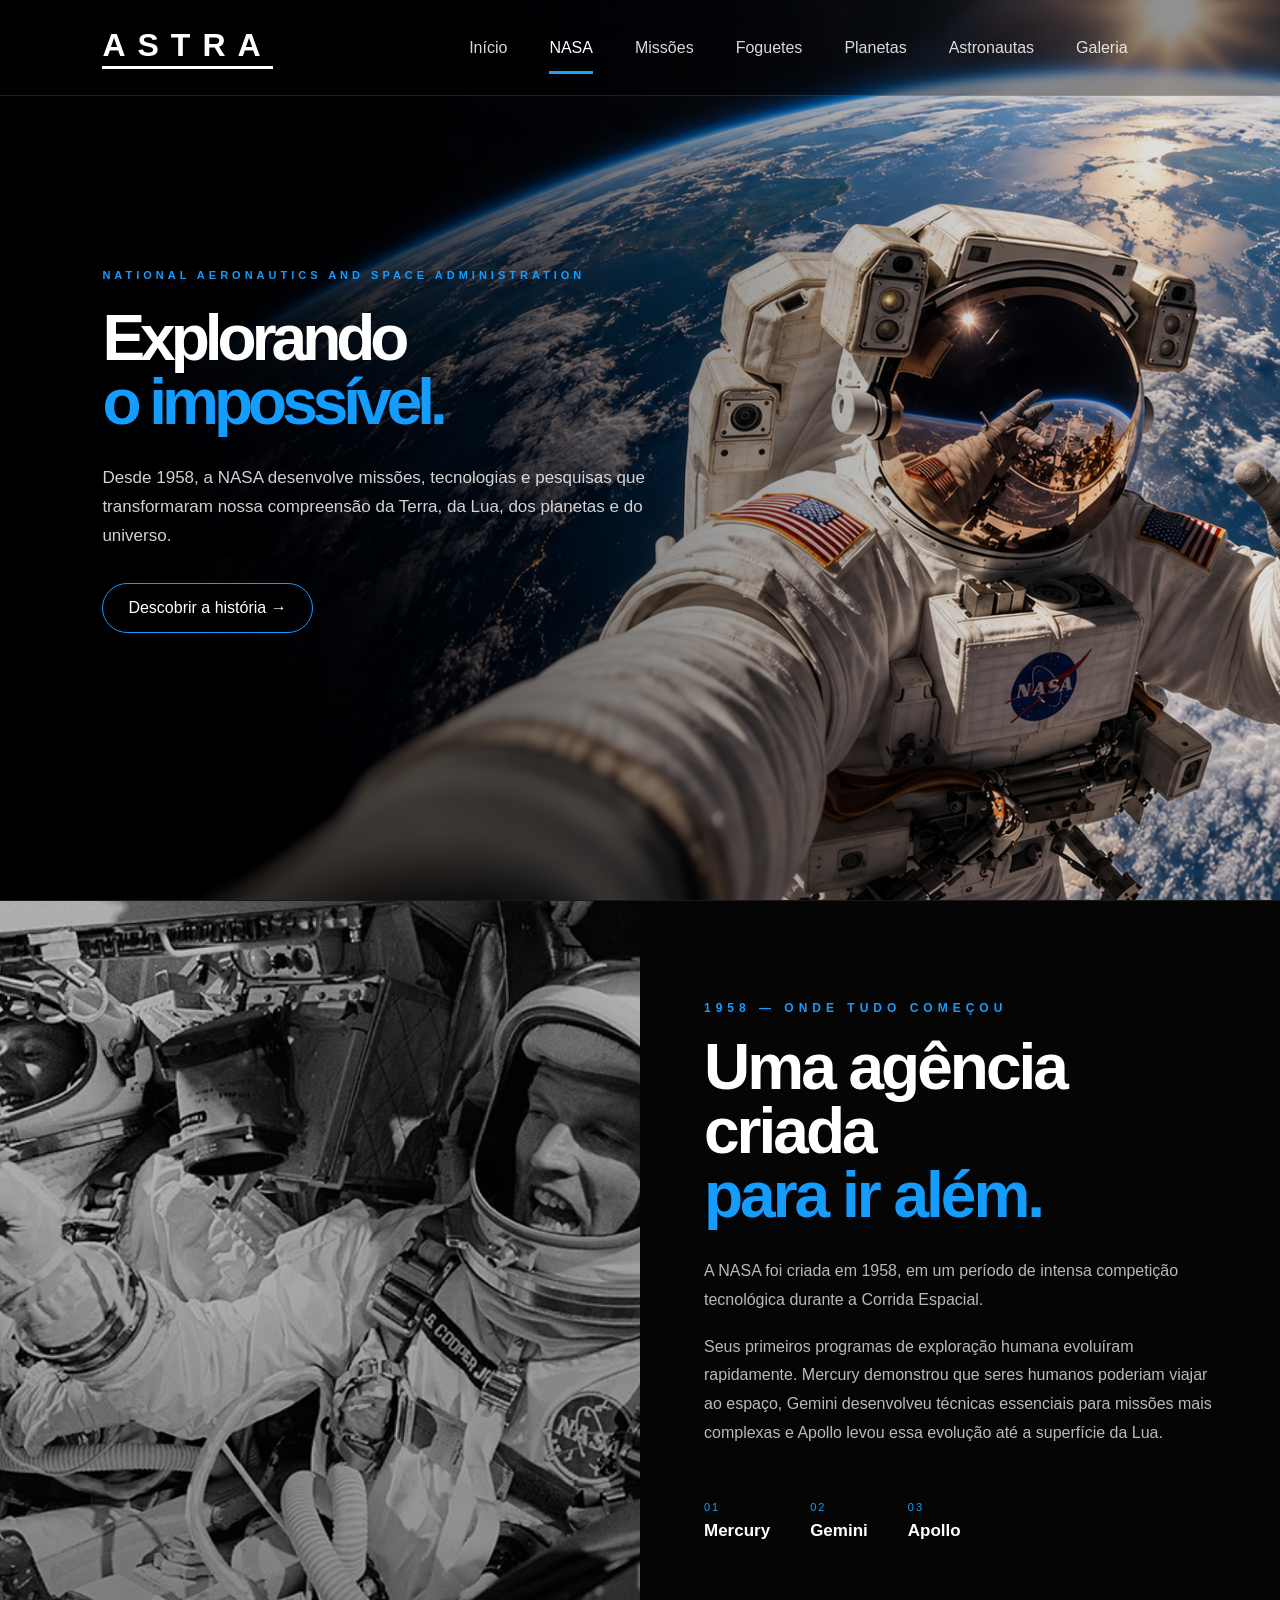
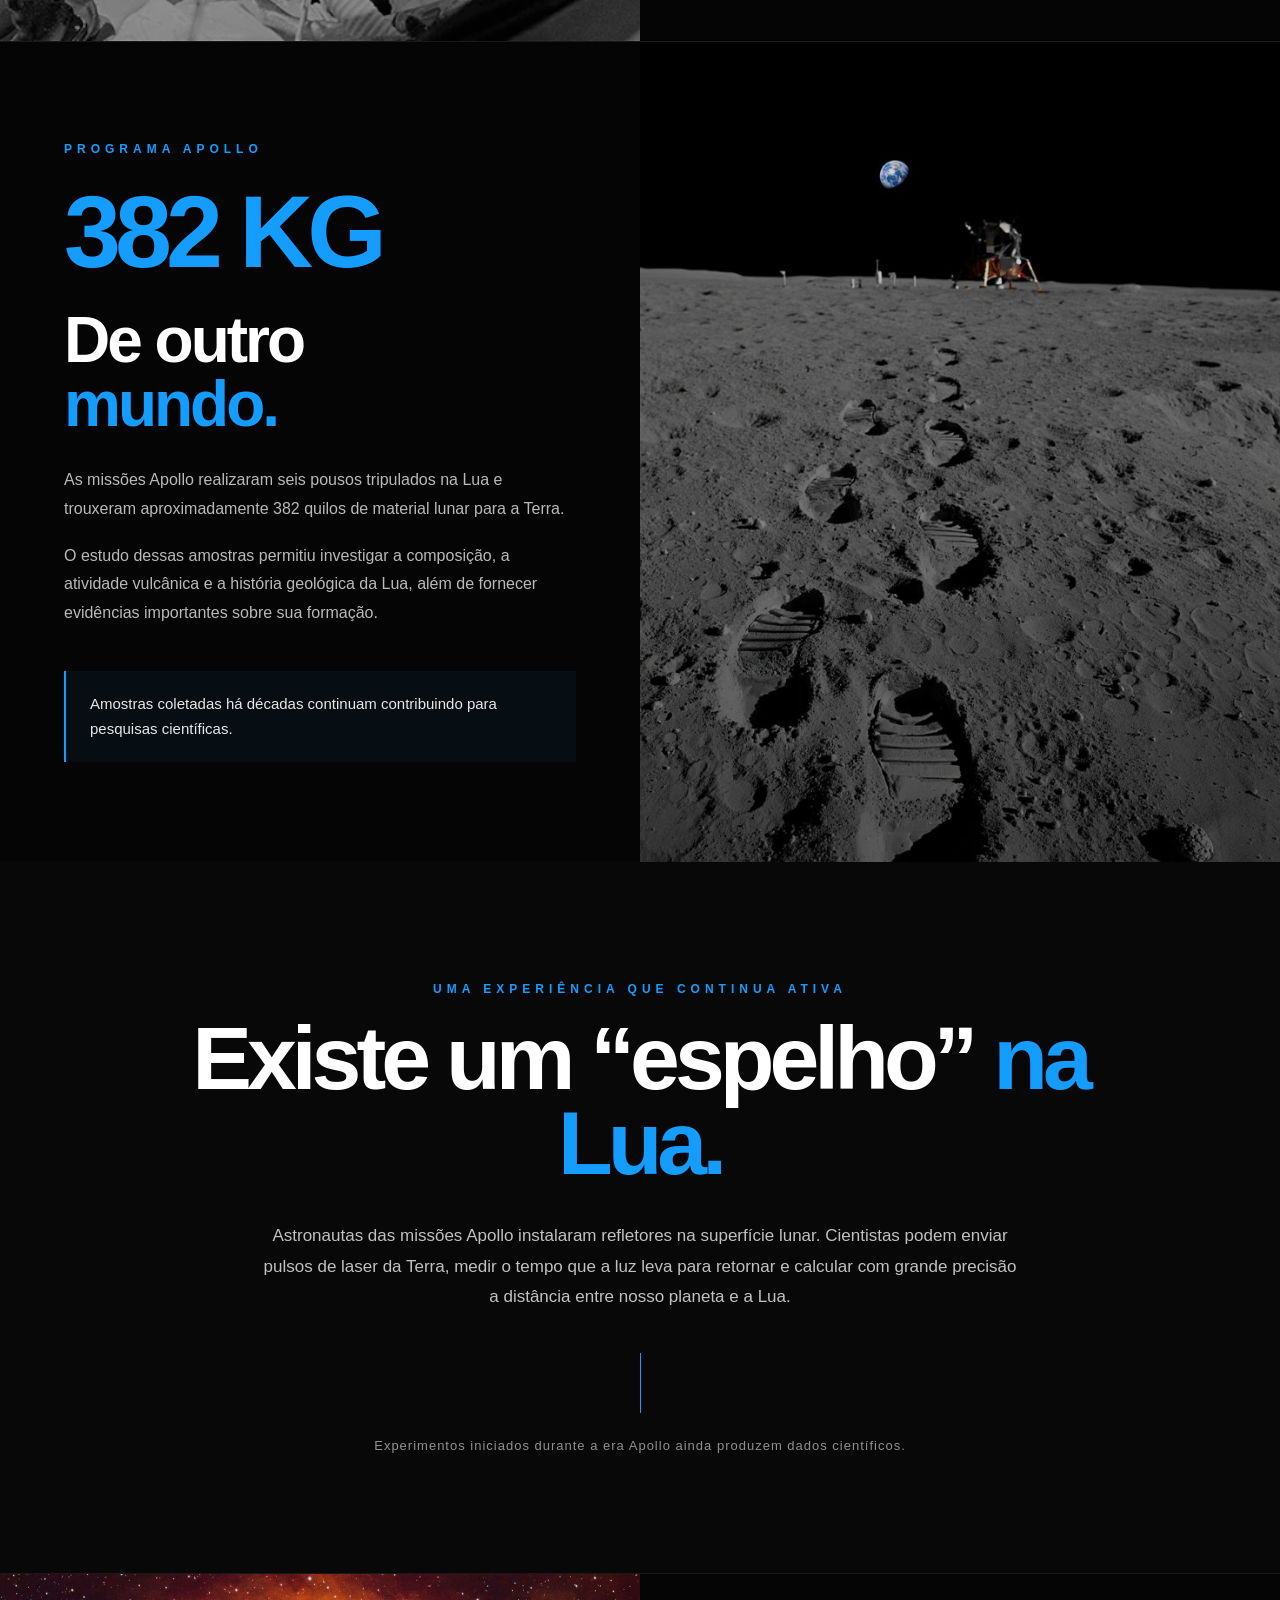
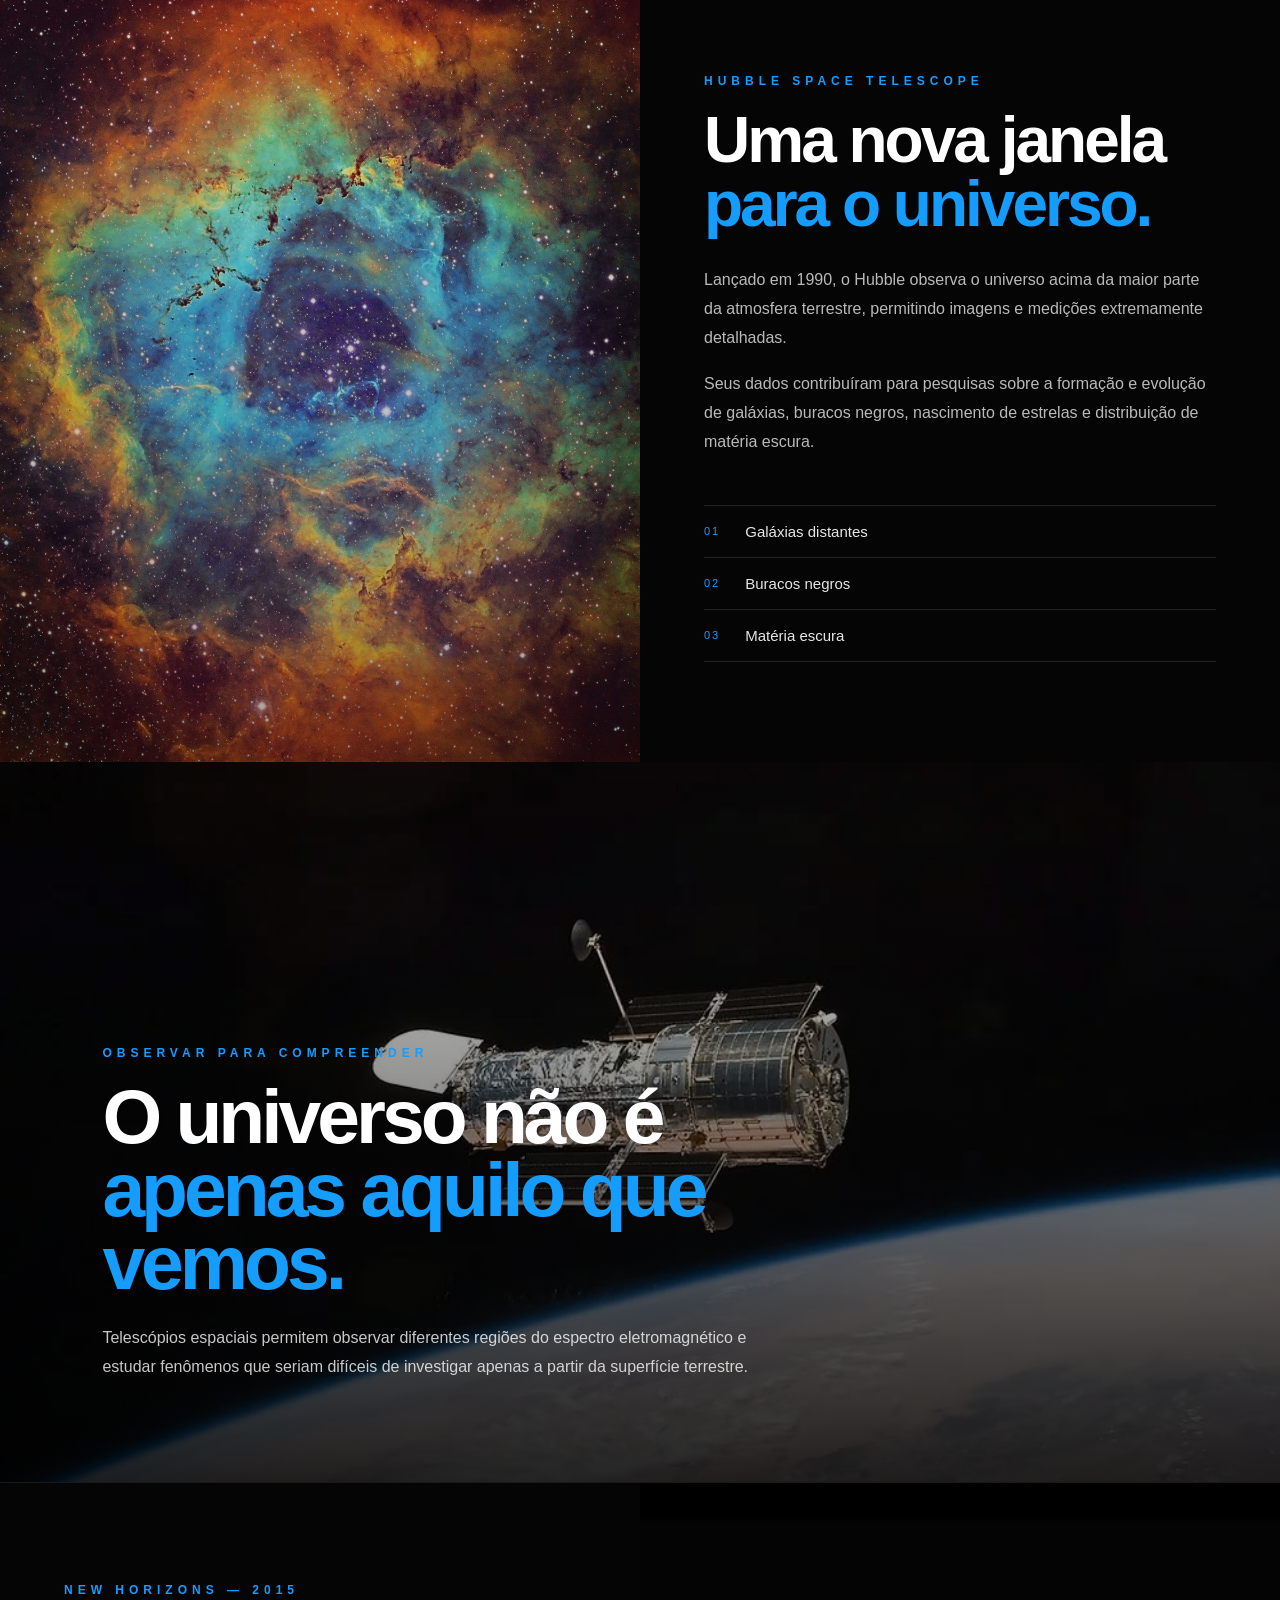
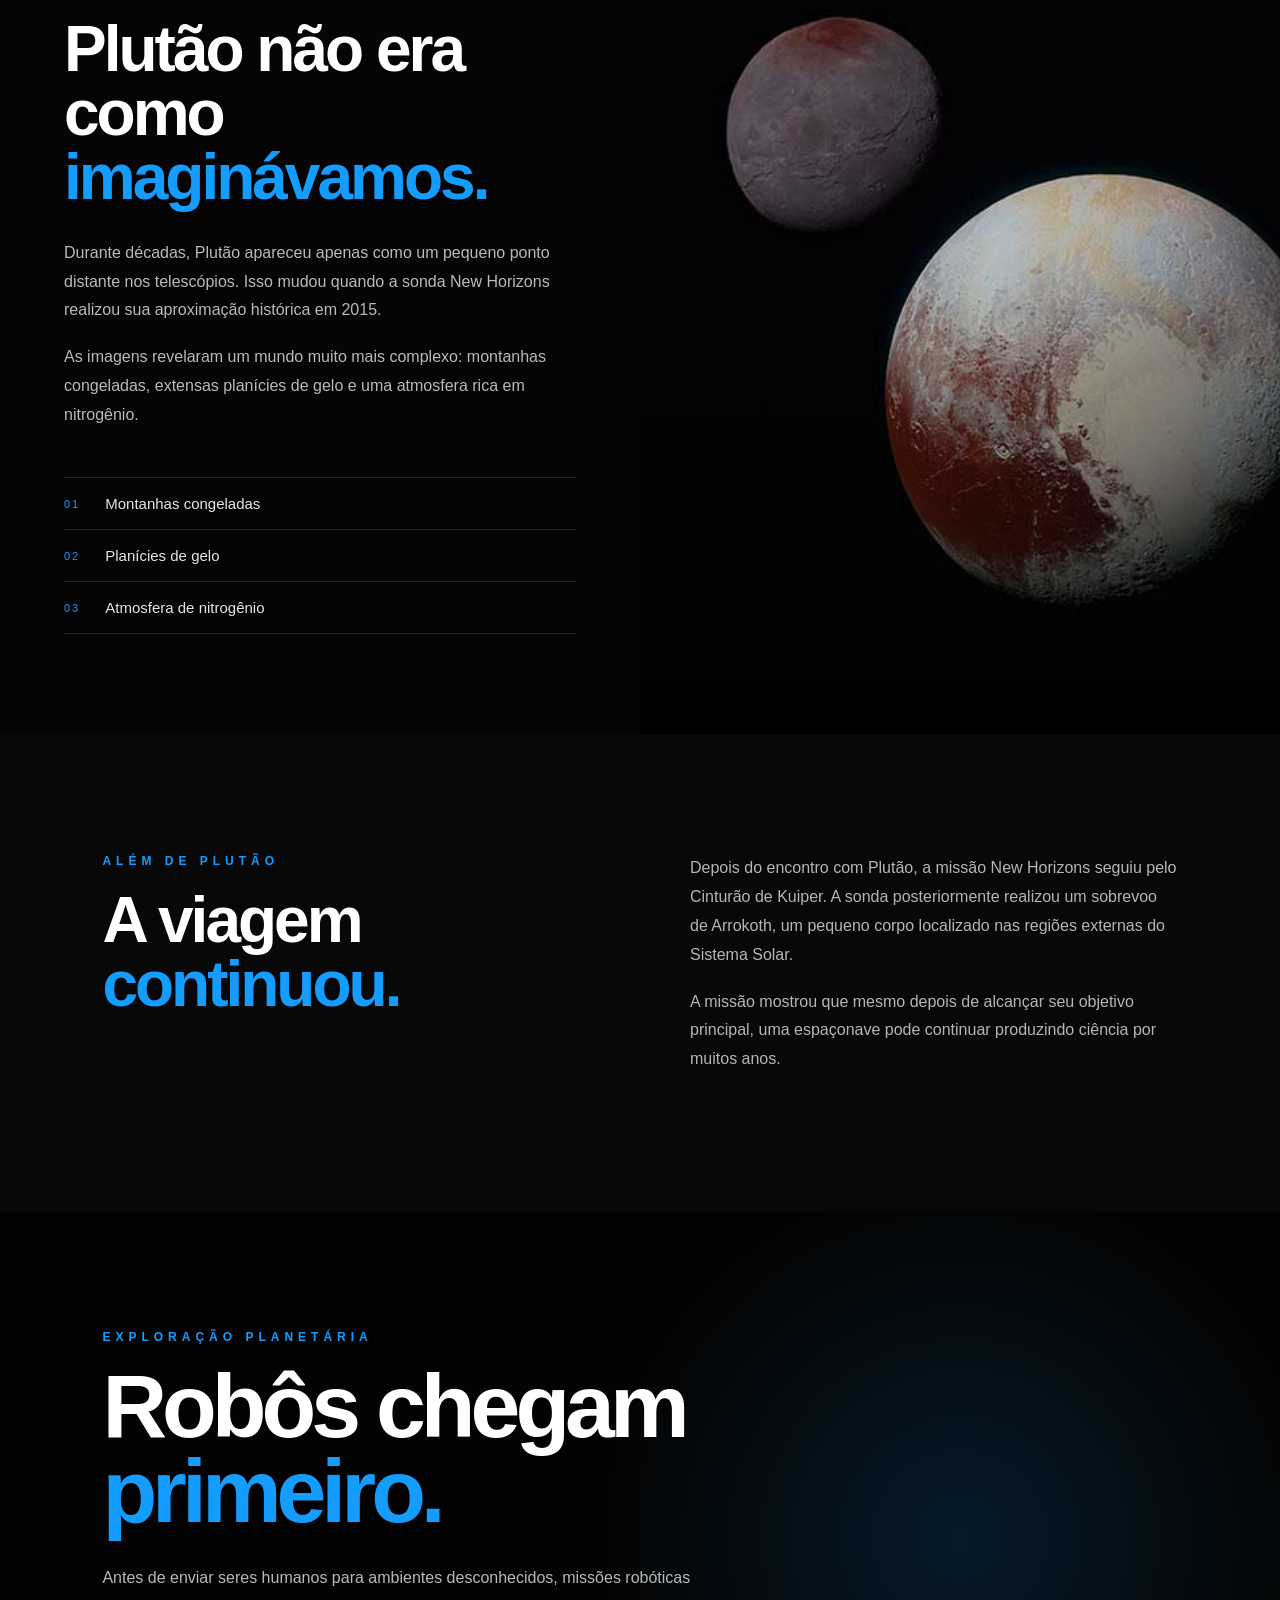
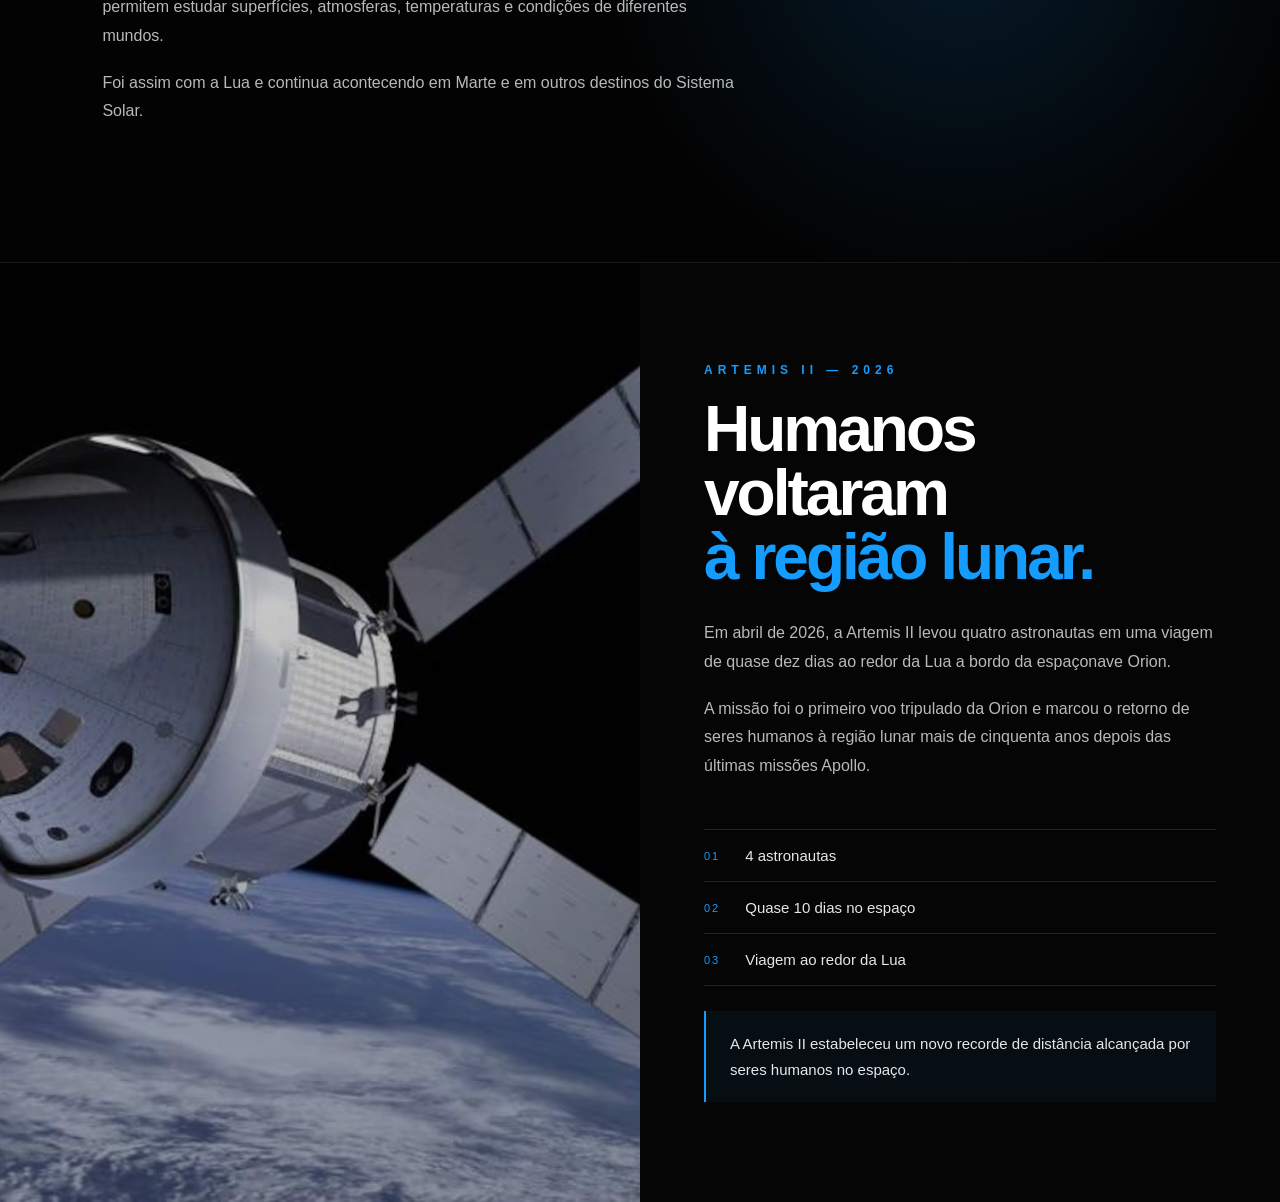
<file: nasa.html>
<!DOCTYPE html>
<html lang="pt-BR">

<head>

    <meta charset="UTF-8">

    <meta name="viewport" content="width=device-width, initial-scale=1.0">

    <meta
        name="description"
        content="Conheça a NASA, sua história, descobertas científicas e algumas das missões que transformaram nossa compreensão do universo."
    >

    <title>Astra | NASA</title>

    <link rel="stylesheet" href="css/style.css">

</head>

<body>


    <!-- =====================================================
         CABEÇALHO
    ====================================================== -->

    <header class="header">

        <a href="index.html" class="logo">
            ASTRA
        </a>

        <input
            type="checkbox"
            id="menu-toggle"
            class="menu-checkbox"
        >

        <label
            for="menu-toggle"
            class="menu-button"
            aria-label="Abrir menu"
        >
            <span></span>
            <span></span>
            <span></span>
        </label>

        <nav class="nav">

            <a href="index.html">
                Início
            </a>

            <a href="nasa.html" class="active">
                NASA
            </a>

            <a href="missoes.html">
                Missões
            </a>

            <a href="foguetes.html">
                Foguetes
            </a>

            <a href="planetas.html">
                Planetas
            </a>

            <a href="astronautas.html">
                Astronautas
            </a>

            <a href="galeria.html">
                Galeria
            </a>

        </nav>

    </header>


    <main>


        <!-- =====================================================
             HERO NASA
        ====================================================== -->

        <section class="nasa-hero">

            <div class="nasa-overlay"></div>

            <div class="nasa-hero-content">

                <p class="nasa-label">
                    NATIONAL AERONAUTICS AND SPACE ADMINISTRATION
                </p>

                <h1>
                    Explorando
                    <span>o impossível.</span>
                </h1>

                <p class="nasa-description">
                    Desde 1958, a NASA desenvolve missões,
                    tecnologias e pesquisas que transformaram
                    nossa compreensão da Terra, da Lua,
                    dos planetas e do universo.
                </p>

                <a href="#historia-nasa" class="nasa-button">
                    Descobrir a história →
                </a>

            </div>

        </section>



        <!-- =====================================================
             HISTÓRIA
        ====================================================== -->

        <section
            class="nasa-story nasa-story-history"
            id="historia-nasa"
        >

            <div class="nasa-story-image historia-image"></div>


            <div class="nasa-story-content">

                <p class="small-label">
                    1958 — ONDE TUDO COMEÇOU
                </p>

                <h2>
                    Uma agência criada
                    <span>para ir além.</span>
                </h2>

                <p>
                    A NASA foi criada em 1958, em um período de
                    intensa competição tecnológica durante a
                    Corrida Espacial.
                </p>

                <p>
                    Seus primeiros programas de exploração humana
                    evoluíram rapidamente. Mercury demonstrou que
                    seres humanos poderiam viajar ao espaço,
                    Gemini desenvolveu técnicas essenciais para
                    missões mais complexas e Apollo levou essa
                    evolução até a superfície da Lua.
                </p>

                <div class="nasa-mini-timeline">

                    <div>
                        <span>01</span>
                        <strong>Mercury</strong>
                    </div>

                    <div>
                        <span>02</span>
                        <strong>Gemini</strong>
                    </div>

                    <div>
                        <span>03</span>
                        <strong>Apollo</strong>
                    </div>

                </div>

            </div>

        </section>



        <!-- =====================================================
             APOLLO / AMOSTRAS LUNARES
        ====================================================== -->

        <section class="nasa-story nasa-story-reverse">

            <div class="nasa-story-image apollo-image"></div>


            <div class="nasa-story-content">

                <p class="small-label">
                    PROGRAMA APOLLO
                </p>

                <div class="nasa-big-number">
                    382 KG
                </div>

                <h2>
                    De outro
                    <span>mundo.</span>
                </h2>

                <p>
                    As missões Apollo realizaram seis pousos
                    tripulados na Lua e trouxeram aproximadamente
                    382 quilos de material lunar para a Terra.
                </p>

                <p>
                    O estudo dessas amostras permitiu investigar
                    a composição, a atividade vulcânica e a
                    história geológica da Lua, além de fornecer
                    evidências importantes sobre sua formação.
                </p>

                <div class="nasa-highlight">
                    Amostras coletadas há décadas continuam
                    contribuindo para pesquisas científicas.
                </div>

            </div>

        </section>



        <!-- =====================================================
             LASER NA LUA
        ====================================================== -->

        <section class="nasa-quote-section">

            <p class="small-label">
                UMA EXPERIÊNCIA QUE CONTINUA ATIVA
            </p>

            <h2>
                Existe um “espelho”
                <span>na Lua.</span>
            </h2>

            <p>
                Astronautas das missões Apollo instalaram
                refletores na superfície lunar. Cientistas
                podem enviar pulsos de laser da Terra,
                medir o tempo que a luz leva para retornar
                e calcular com grande precisão a distância
                entre nosso planeta e a Lua.
            </p>

            <div class="nasa-quote-line"></div>

            <span>
                Experimentos iniciados durante a era Apollo
                ainda produzem dados científicos.
            </span>

        </section>



        <!-- =====================================================
             HUBBLE
        ====================================================== -->

        <section class="nasa-story">

            <div class="nasa-story-image hubble-image"></div>


            <div class="nasa-story-content">

                <p class="small-label">
                    HUBBLE SPACE TELESCOPE
                </p>

                <h2>
                    Uma nova janela
                    <span>para o universo.</span>
                </h2>

                <p>
                    Lançado em 1990, o Hubble observa o universo
                    acima da maior parte da atmosfera terrestre,
                    permitindo imagens e medições extremamente
                    detalhadas.
                </p>

                <p>
                    Seus dados contribuíram para pesquisas sobre
                    a formação e evolução de galáxias,
                    buracos negros, nascimento de estrelas
                    e distribuição de matéria escura.
                </p>


                <div class="nasa-discovery-list">

                    <div>
                        <span>01</span>

                        <p>
                            Galáxias distantes
                        </p>
                    </div>

                    <div>
                        <span>02</span>

                        <p>
                            Buracos negros
                        </p>
                    </div>

                    <div>
                        <span>03</span>

                        <p>
                            Matéria escura
                        </p>
                    </div>

                </div>

            </div>

        </section>



        <!-- =====================================================
             UNIVERSO OBSERVADO
        ====================================================== -->

        <section class="nasa-space-image">

            <div class="nasa-space-overlay"></div>

            <div class="nasa-space-content">

                <p class="small-label">
                    OBSERVAR PARA COMPREENDER
                </p>

                <h2>
                    O universo não é
                    <span>apenas aquilo que vemos.</span>
                </h2>

                <p>
                    Telescópios espaciais permitem observar
                    diferentes regiões do espectro eletromagnético
                    e estudar fenômenos que seriam difíceis
                    de investigar apenas a partir da superfície
                    terrestre.
                </p>

            </div>

        </section>



        <!-- =====================================================
             PLUTÃO
        ====================================================== -->

        <section class="nasa-story nasa-story-reverse">

            <div class="nasa-story-image plutao-image"></div>


            <div class="nasa-story-content">

                <p class="small-label">
                    NEW HORIZONS — 2015
                </p>

                <h2>
                    Plutão não era como
                    <span>imaginávamos.</span>
                </h2>

                <p>
                    Durante décadas, Plutão apareceu apenas como
                    um pequeno ponto distante nos telescópios.
                    Isso mudou quando a sonda New Horizons
                    realizou sua aproximação histórica em 2015.
                </p>

                <p>
                    As imagens revelaram um mundo muito mais
                    complexo: montanhas congeladas, extensas
                    planícies de gelo e uma atmosfera rica
                    em nitrogênio.
                </p>


                <div class="nasa-discovery-list">

                    <div>
                        <span>01</span>

                        <p>
                            Montanhas congeladas
                        </p>
                    </div>

                    <div>
                        <span>02</span>

                        <p>
                            Planícies de gelo
                        </p>
                    </div>

                    <div>
                        <span>03</span>

                        <p>
                            Atmosfera de nitrogênio
                        </p>
                    </div>

                </div>

            </div>

        </section>



        <!-- =====================================================
             ARROKOTH
        ====================================================== -->

        <section class="nasa-compact-section">

            <div>

                <p class="small-label">
                    ALÉM DE PLUTÃO
                </p>

                <h2>
                    A viagem
                    <span>continuou.</span>
                </h2>

            </div>


            <div>

                <p>
                    Depois do encontro com Plutão, a missão
                    New Horizons seguiu pelo Cinturão de Kuiper.
                    A sonda posteriormente realizou um sobrevoo
                    de Arrokoth, um pequeno corpo localizado
                    nas regiões externas do Sistema Solar.
                </p>

                <p>
                    A missão mostrou que mesmo depois de alcançar
                    seu objetivo principal, uma espaçonave pode
                    continuar produzindo ciência por muitos anos.
                </p>

            </div>

        </section>



        <!-- =====================================================
             EXPLORAÇÃO ROBÓTICA
        ====================================================== -->

        <section class="nasa-exploration">

            <div class="nasa-exploration-content">

                <p class="small-label">
                    EXPLORAÇÃO PLANETÁRIA
                </p>

                <h2>
                    Robôs chegam
                    <span>primeiro.</span>
                </h2>

                <p>
                    Antes de enviar seres humanos para ambientes
                    desconhecidos, missões robóticas permitem
                    estudar superfícies, atmosferas, temperaturas
                    e condições de diferentes mundos.
                </p>

                <p>
                    Foi assim com a Lua e continua acontecendo
                    em Marte e em outros destinos do
                    Sistema Solar.
                </p>

            </div>

        </section>



       <!-- =====================================================
     ARTEMIS II
===================================================== -->

<section class="nasa-story">

    <div class="nasa-story-image orion-image"></div>


    <div class="nasa-story-content">

        <p class="small-label">
            ARTEMIS II — 2026
        </p>

        <h2>
            Humanos voltaram
            <span>à região lunar.</span>
        </h2>

        <p>
            Em abril de 2026, a Artemis II levou quatro
            astronautas em uma viagem de quase dez dias
            ao redor da Lua a bordo da espaçonave Orion.
        </p>

        <p>
            A missão foi o primeiro voo tripulado da Orion
            e marcou o retorno de seres humanos à região
            lunar mais de cinquenta anos depois das últimas
            missões Apollo.
        </p>


        <div class="nasa-discovery-list">

            <div>
                <span>01</span>

                <p>
                    4 astronautas
                </p>
            </div>

            <div>
                <span>02</span>

                <p>
                    Quase 10 dias no espaço
                </p>
            </div>

            <div>
                <span>03</span>

                <p>
                    Viagem ao redor da Lua
                </p>
            </div>

        </div>


        <div class="nasa-highlight">
            A Artemis II estabeleceu um novo recorde
            de distância alcançada por seres humanos
            no espaço.
        </div>

    </div>

</section>
</file>
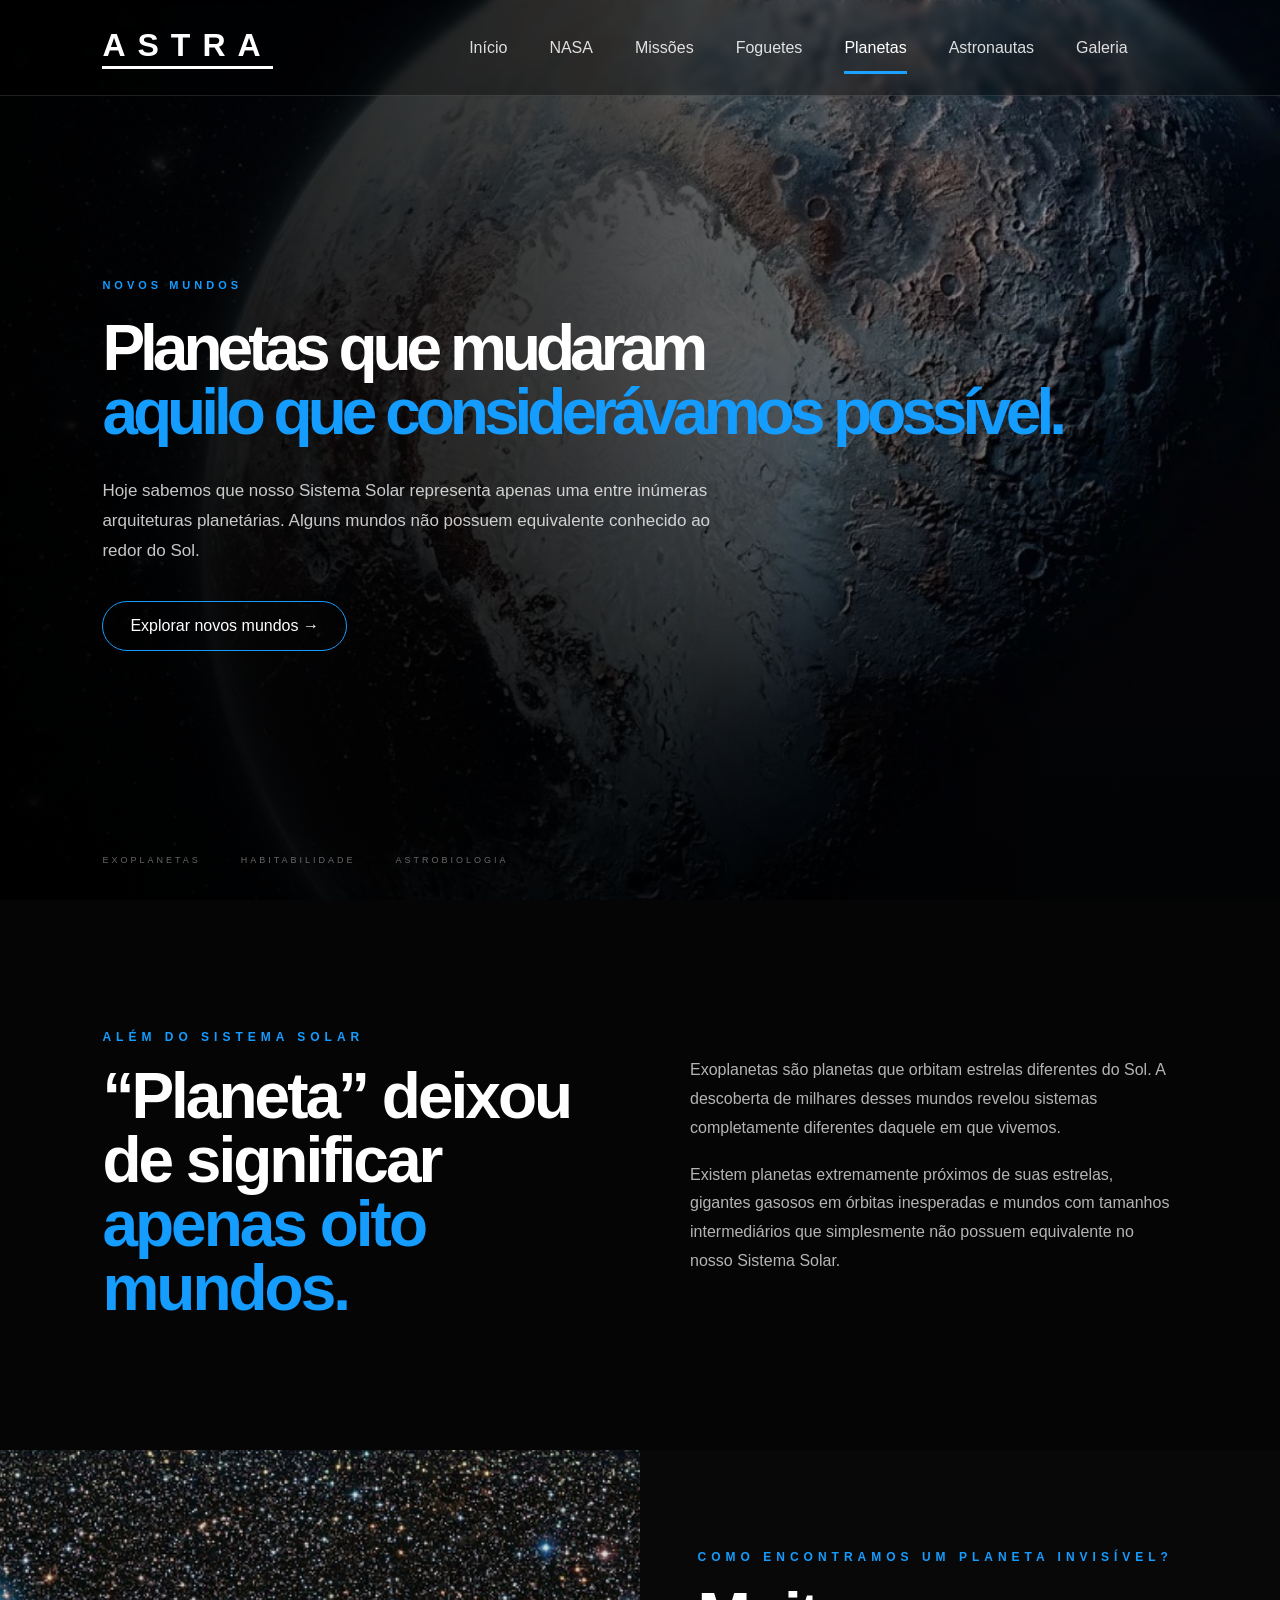
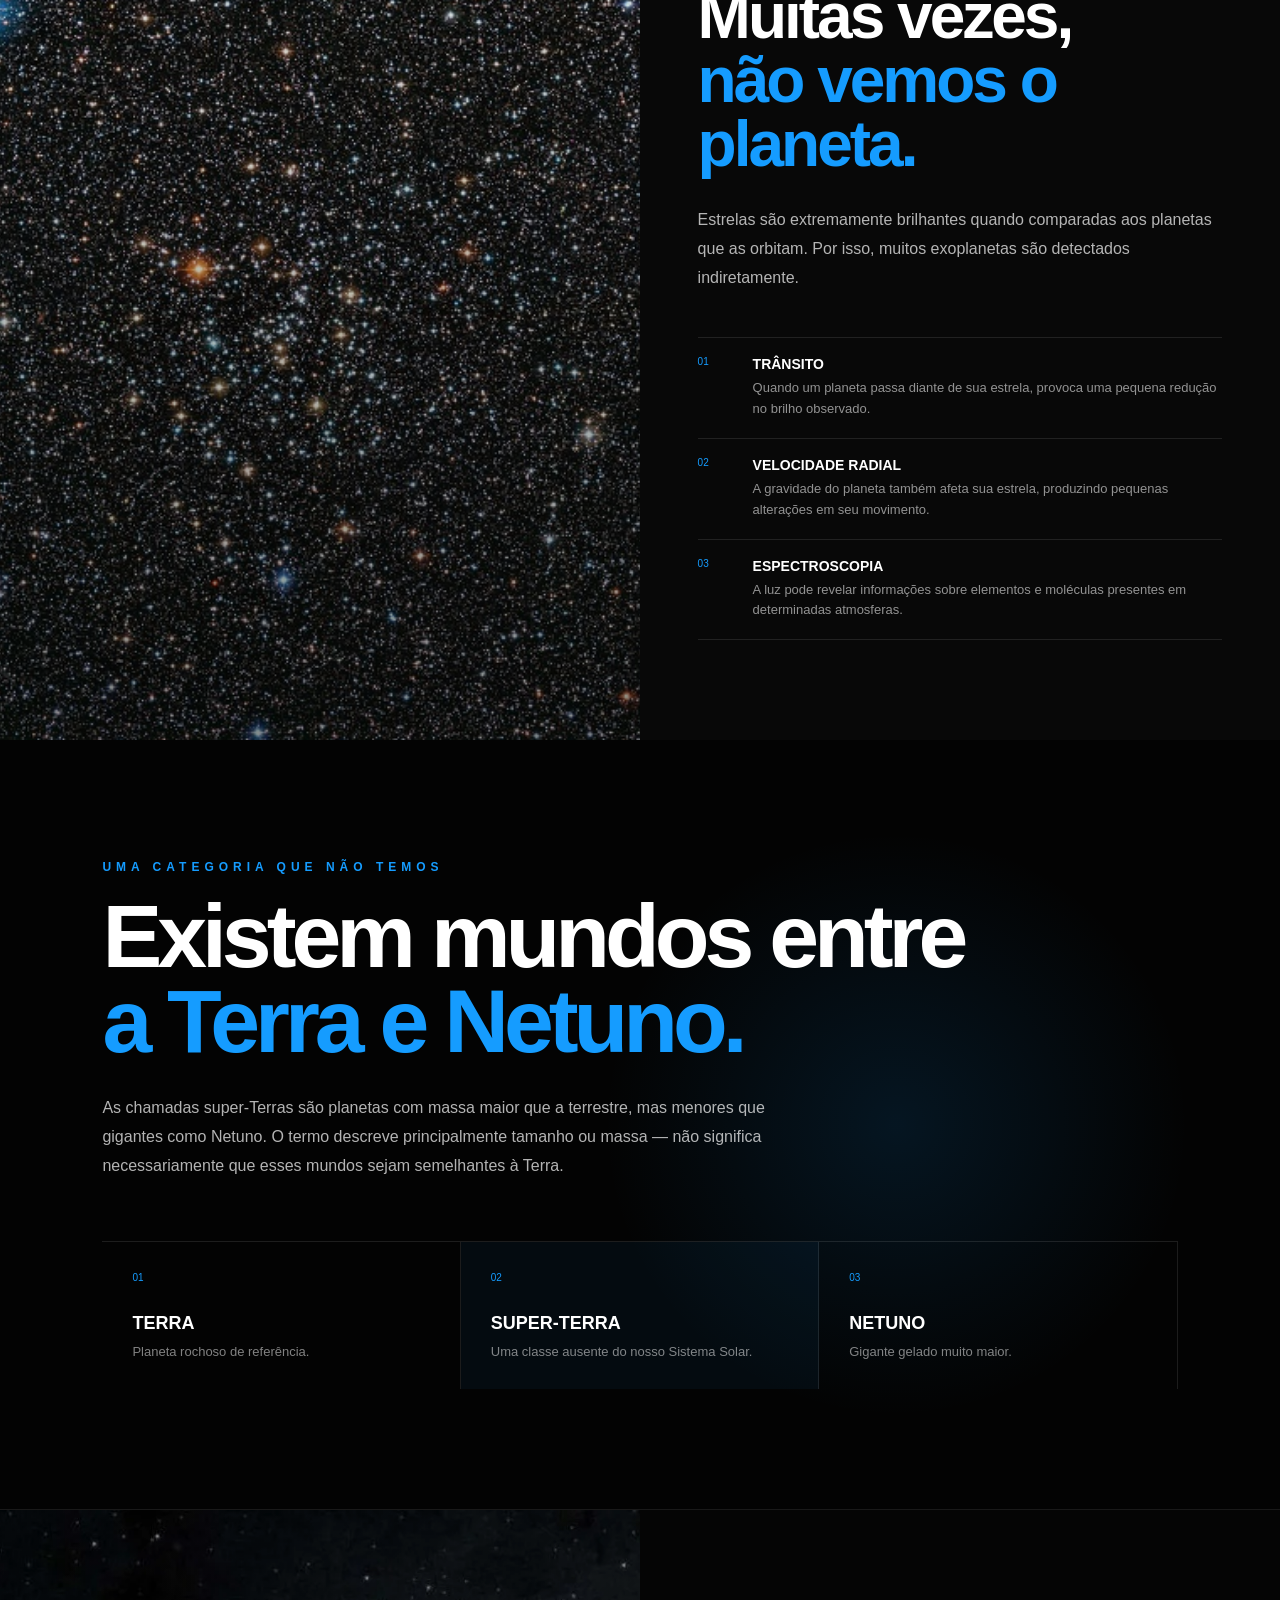
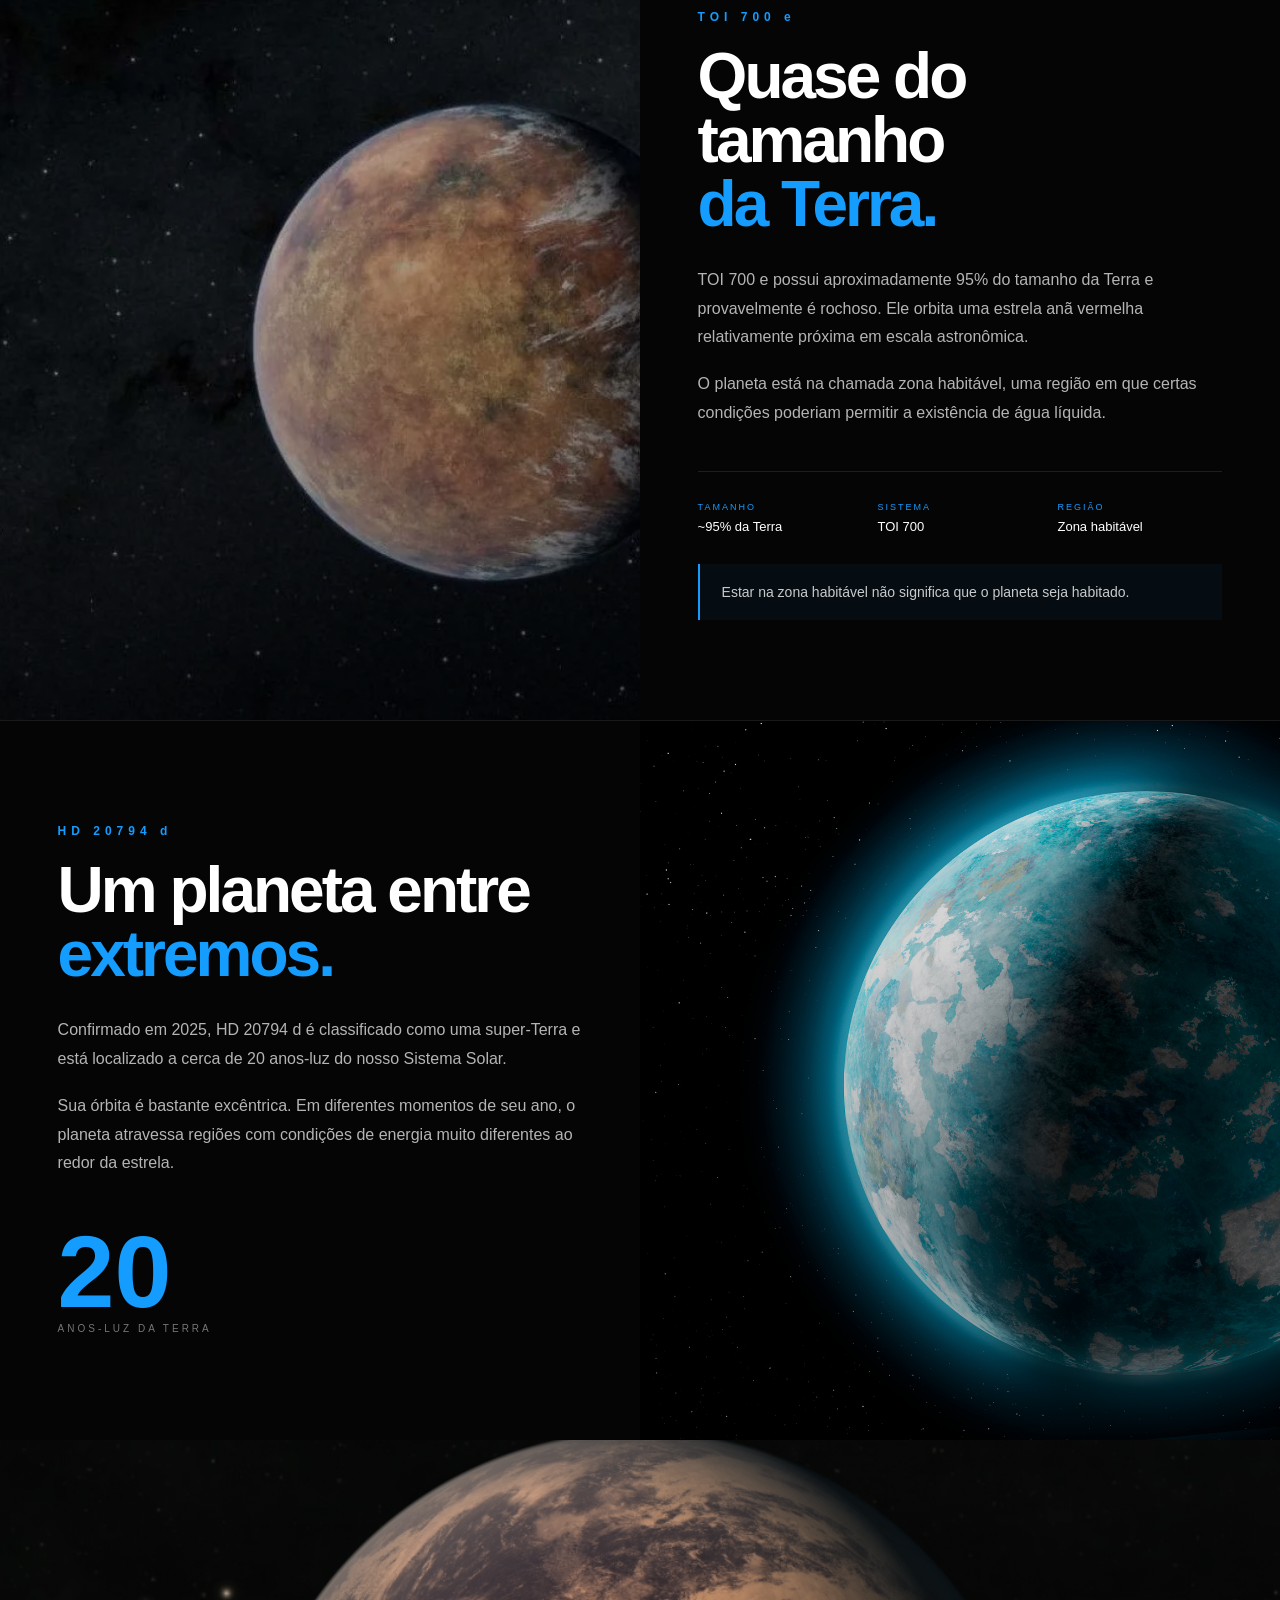
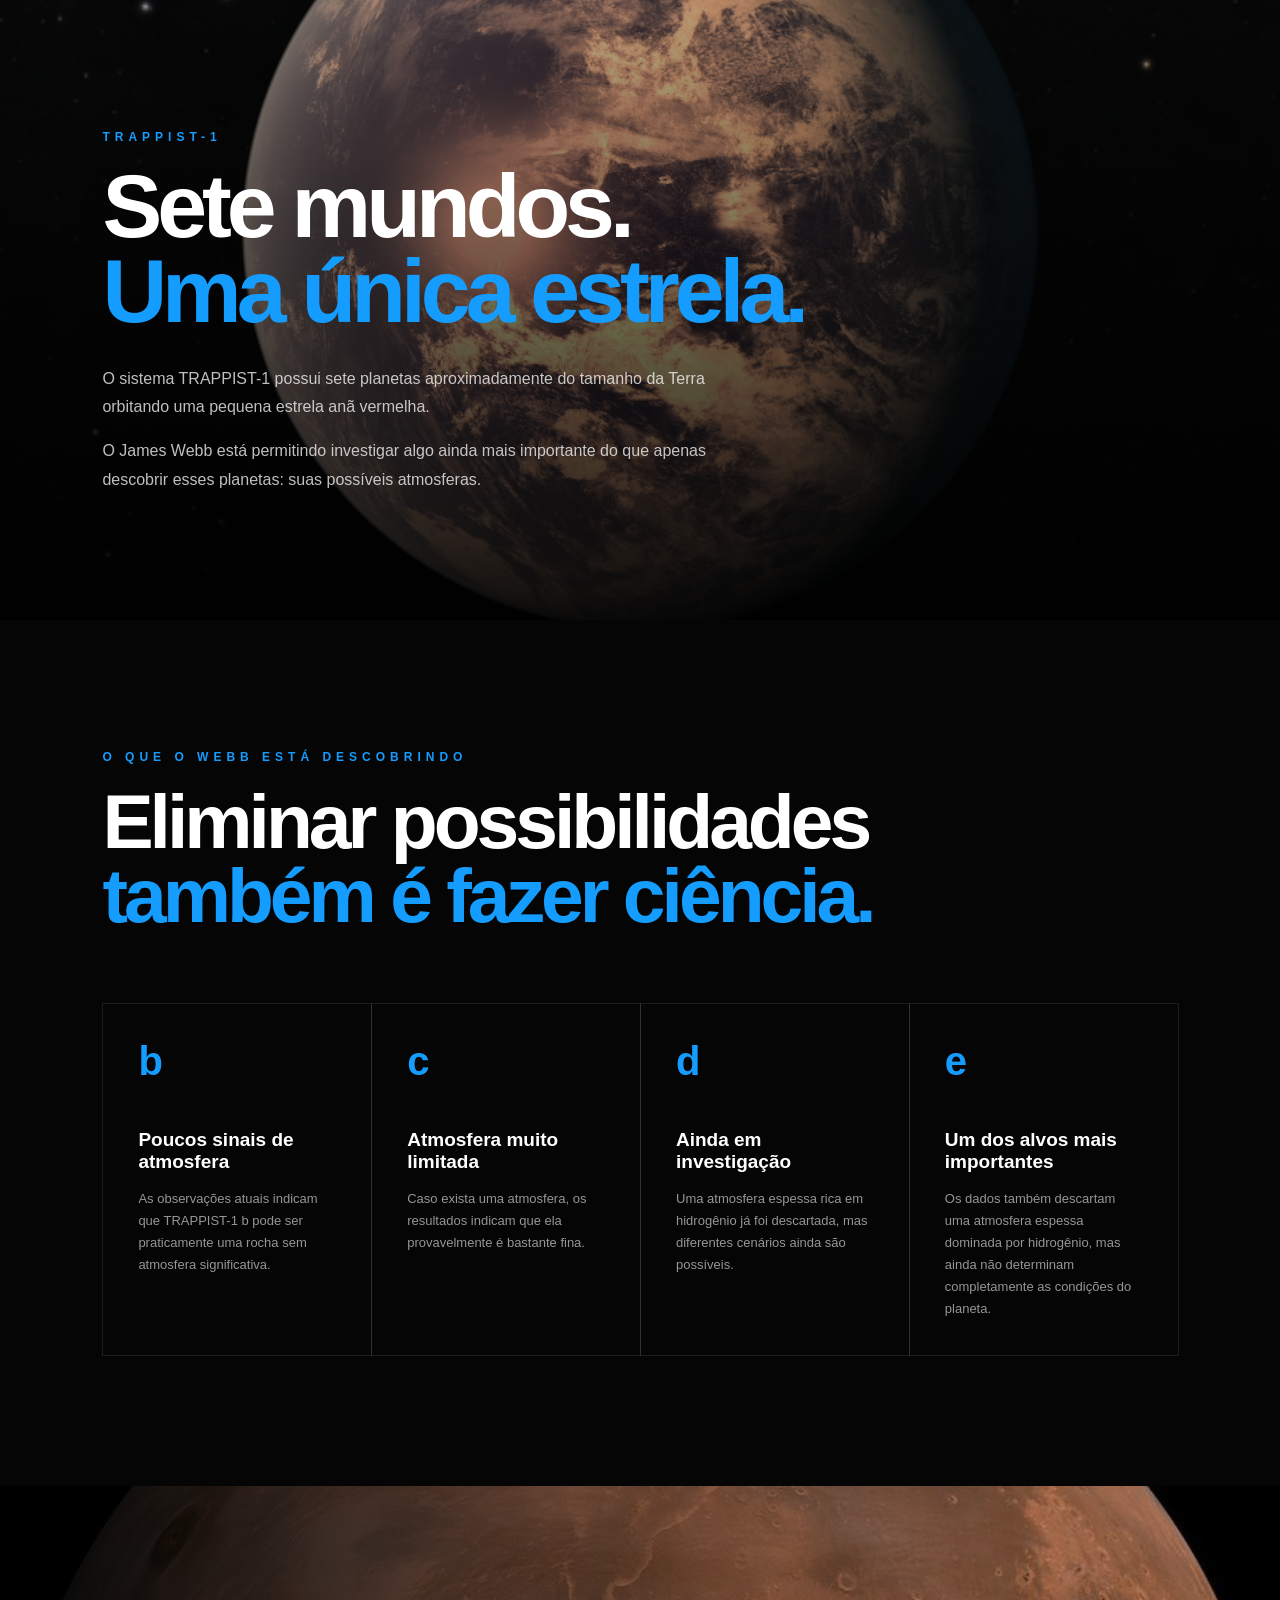
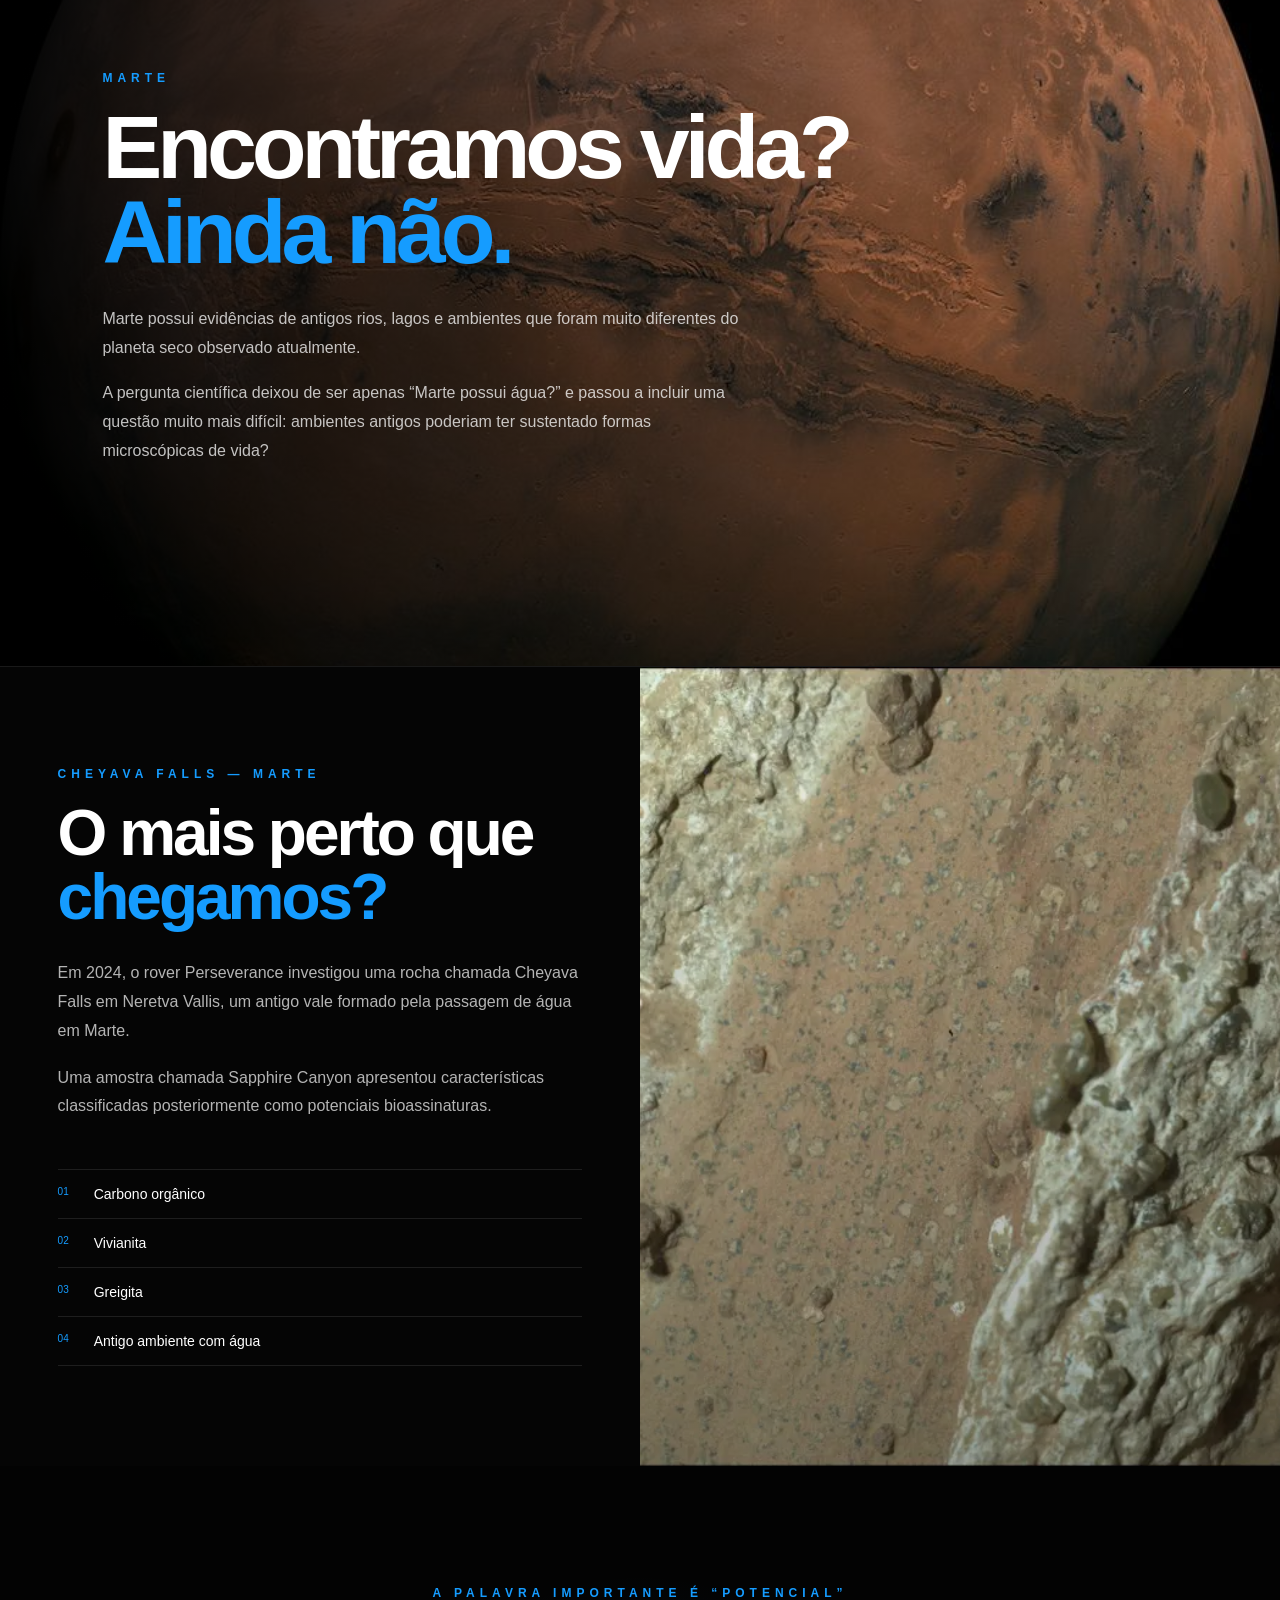
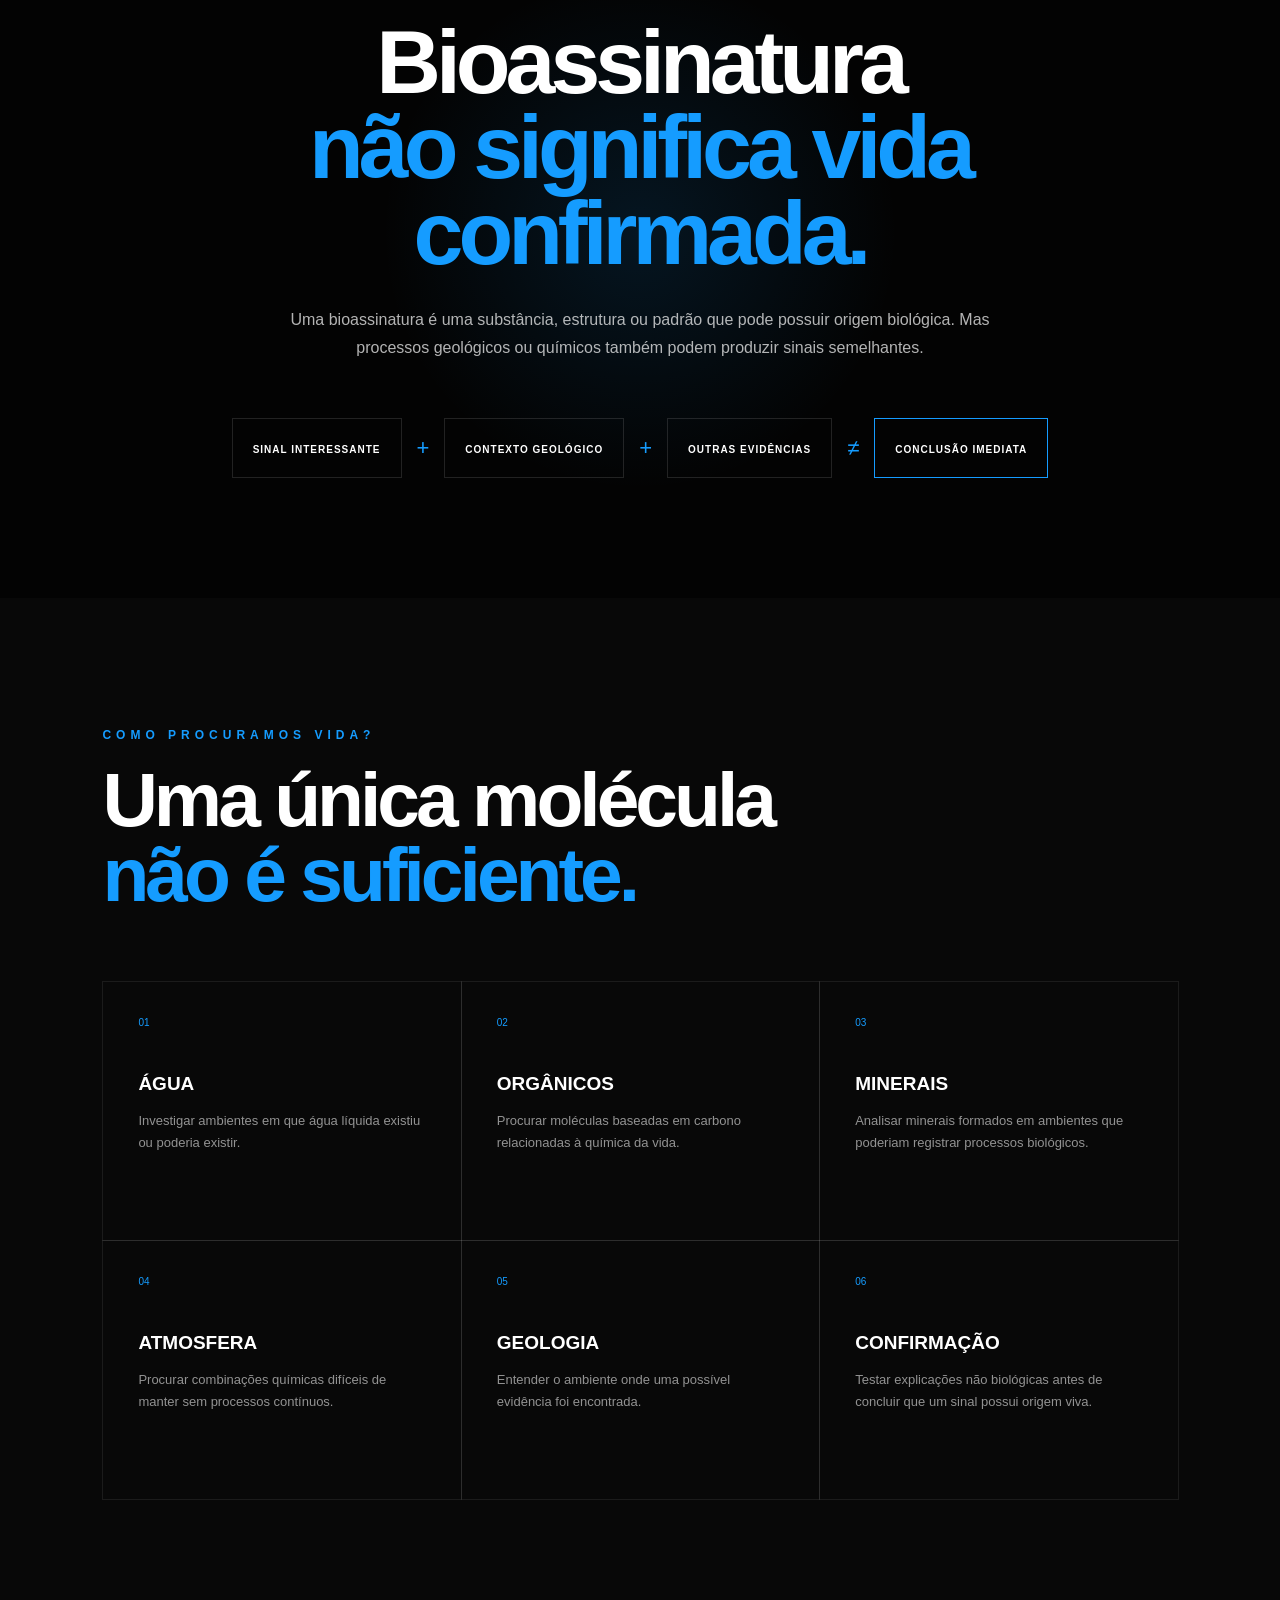
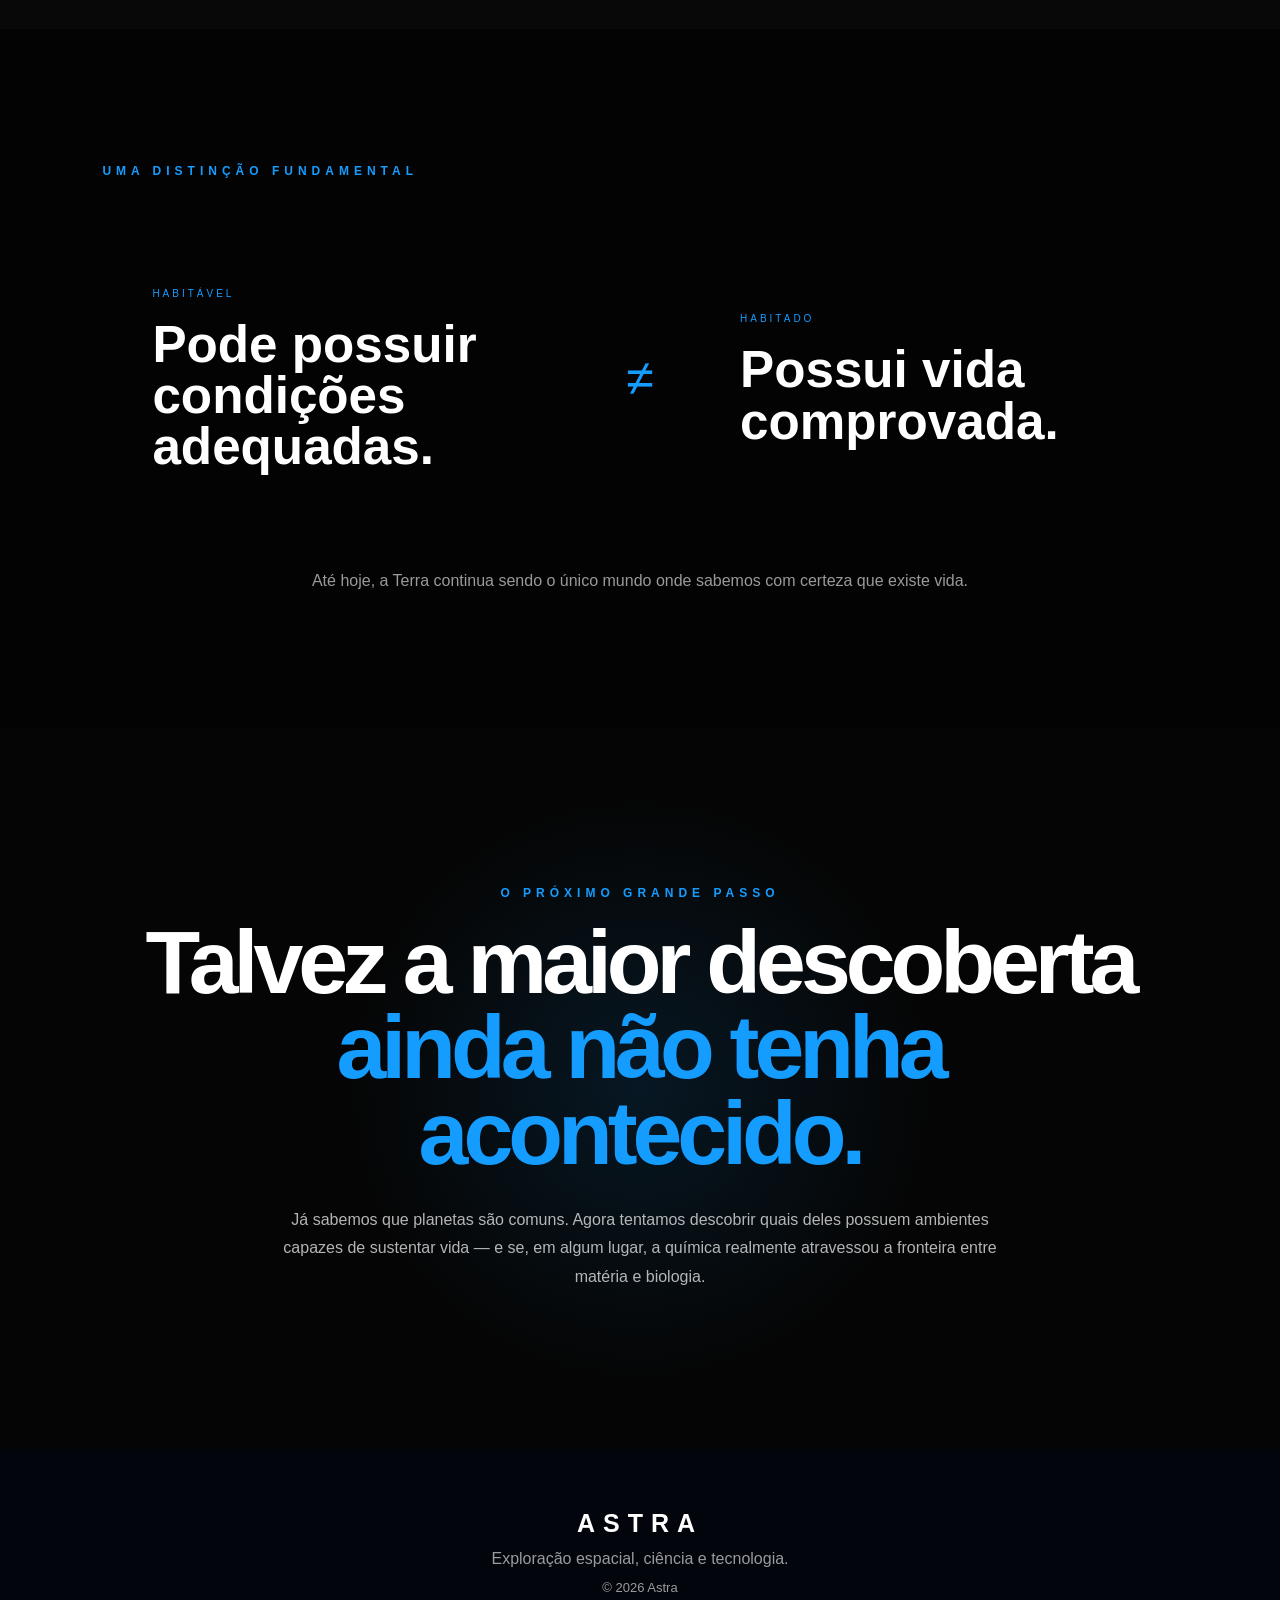
<file: planetas.html>
<!DOCTYPE html>
<html lang="pt-BR">

<head>

    <meta charset="UTF-8">

    <meta name="viewport" content="width=device-width, initial-scale=1.0">

    <meta
        name="description"
        content="Explore exoplanetas, mundos potencialmente habitáveis e descobertas que estão transformando nossa compreensão sobre planetas e a possibilidade de vida fora da Terra."
    >

    <title>Astra | Planetas</title>

    <link rel="stylesheet" href="css/style.css">

</head>

<body>


    <!-- =====================================================
         CABEÇALHO
    ====================================================== -->

  <header class="header">

    <a href="index.html" class="logo">
        ASTRA
    </a>

    <input
        type="checkbox"
        id="menu-toggle"
        class="menu-checkbox"
    >

    <label
        for="menu-toggle"
        class="menu-button"
        aria-label="Abrir menu"
    >
        <span></span>
        <span></span>
        <span></span>
    </label>

    <nav class="nav">

        <a href="index.html">
            Início
        </a>

        <a href="nasa.html">
            NASA
        </a>

        <a href="missoes.html">
            Missões
        </a>

        <a href="foguetes.html">
            Foguetes
        </a>

        <a href="planetas.html" class="active">
            Planetas
        </a>

        <a href="astronautas.html">
            Astronautas
        </a>

        <a href="galeria.html">
            Galeria
        </a>

    </nav>

</header>


        <!-- =====================================================
             HERO
        ====================================================== -->

        <section class="planets-hero">

            <div class="planets-hero-overlay"></div>

            <div class="planets-hero-content">

                <p class="planets-label">
                    NOVOS MUNDOS
                </p>

                <h1>
                    Planetas que mudaram
                    <span>aquilo que considerávamos possível.</span>
                </h1>

                <p>
                    Hoje sabemos que nosso Sistema Solar representa
                    apenas uma entre inúmeras arquiteturas planetárias.
                    Alguns mundos não possuem equivalente conhecido
                    ao redor do Sol.
                </p>

                <a href="#exoplanetas" class="planet-button">
                    Explorar novos mundos →
                </a>

            </div>


            <div class="planets-hero-bottom">

                <span>
                    EXOPLANETAS
                </span>

                <span>
                    HABITABILIDADE
                </span>

                <span>
                    ASTROBIOLOGIA
                </span>

            </div>

        </section>



        <!-- =====================================================
             EXOPLANETAS
        ====================================================== -->

        <section class="planet-intro" id="exoplanetas">

            <div>

                <p class="small-label">
                    ALÉM DO SISTEMA SOLAR
                </p>

                <h2>
                    “Planeta” deixou de significar
                    <span>apenas oito mundos.</span>
                </h2>

            </div>


            <div class="planet-intro-text">

                <p>
                    Exoplanetas são planetas que orbitam estrelas
                    diferentes do Sol. A descoberta de milhares
                    desses mundos revelou sistemas completamente
                    diferentes daquele em que vivemos.
                </p>

                <p>
                    Existem planetas extremamente próximos de suas
                    estrelas, gigantes gasosos em órbitas inesperadas
                    e mundos com tamanhos intermediários que simplesmente
                    não possuem equivalente no nosso Sistema Solar.
                </p>

            </div>

        </section>



        <!-- =====================================================
             COMO DESCOBRIMOS
        ====================================================== -->

        <section class="planet-detection">

            <div class="planet-detection-image"></div>


            <div class="planet-detection-content">

                <p class="small-label">
                    COMO ENCONTRAMOS UM PLANETA INVISÍVEL?
                </p>

                <h2>
                    Muitas vezes,
                    <span>não vemos o planeta.</span>
                </h2>

                <p>
                    Estrelas são extremamente brilhantes quando
                    comparadas aos planetas que as orbitam.
                    Por isso, muitos exoplanetas são detectados
                    indiretamente.
                </p>


                <div class="planet-methods">

                    <div>
                        <span>01</span>

                        <div>
                            <h3>TRÂNSITO</h3>

                            <p>
                                Quando um planeta passa diante
                                de sua estrela, provoca uma pequena
                                redução no brilho observado.
                            </p>
                        </div>
                    </div>


                    <div>
                        <span>02</span>

                        <div>
                            <h3>VELOCIDADE RADIAL</h3>

                            <p>
                                A gravidade do planeta também afeta
                                sua estrela, produzindo pequenas
                                alterações em seu movimento.
                            </p>
                        </div>
                    </div>


                    <div>
                        <span>03</span>

                        <div>
                            <h3>ESPECTROSCOPIA</h3>

                            <p>
                                A luz pode revelar informações
                                sobre elementos e moléculas presentes
                                em determinadas atmosferas.
                            </p>
                        </div>
                    </div>

                </div>

            </div>

        </section>



        <!-- =====================================================
             SUPER TERRAS
        ====================================================== -->

        <section class="super-earth-section">

            <p class="small-label">
                UMA CATEGORIA QUE NÃO TEMOS
            </p>

            <h2>
                Existem mundos entre
                <span>a Terra e Netuno.</span>
            </h2>

            <p>
                As chamadas super-Terras são planetas com massa
                maior que a terrestre, mas menores que gigantes
                como Netuno. O termo descreve principalmente
                tamanho ou massa — não significa necessariamente
                que esses mundos sejam semelhantes à Terra.
            </p>

            <div class="super-earth-comparison">

                <div>
                    <span>01</span>
                    <strong>TERRA</strong>
                    <p>Planeta rochoso de referência.</p>
                </div>

                <div class="super-earth-highlight">
                    <span>02</span>
                    <strong>SUPER-TERRA</strong>
                    <p>Uma classe ausente do nosso Sistema Solar.</p>
                </div>

                <div>
                    <span>03</span>
                    <strong>NETUNO</strong>
                    <p>Gigante gelado muito maior.</p>
                </div>

            </div>

        </section>



        <!-- =====================================================
             TOI 700
        ====================================================== -->

        <section class="planet-feature">

            <div class="planet-feature-image toi-image"></div>


            <div class="planet-feature-content">

                <p class="small-label">
                    TOI 700 e
                </p>

                <h2>
                    Quase do tamanho
                    <span>da Terra.</span>
                </h2>

                <p>
                    TOI 700 e possui aproximadamente 95% do
                    tamanho da Terra e provavelmente é rochoso.
                    Ele orbita uma estrela anã vermelha relativamente
                    próxima em escala astronômica.
                </p>

                <p>
                    O planeta está na chamada zona habitável,
                    uma região em que certas condições poderiam
                    permitir a existência de água líquida.
                </p>


                <div class="planet-data">

                    <div>
                        <span>TAMANHO</span>
                        <strong>~95% da Terra</strong>
                    </div>

                    <div>
                        <span>SISTEMA</span>
                        <strong>TOI 700</strong>
                    </div>

                    <div>
                        <span>REGIÃO</span>
                        <strong>Zona habitável</strong>
                    </div>

                </div>


                <div class="planet-warning">
                    Estar na zona habitável não significa
                    que o planeta seja habitado.
                </div>

            </div>

        </section>



        <!-- =====================================================
             HD 20794 d
        ====================================================== -->

        <section class="planet-feature planet-feature-reverse">

            <div class="planet-feature-image hd20794-image"></div>


            <div class="planet-feature-content">

                <p class="small-label">
                    HD 20794 d
                </p>

                <h2>
                    Um planeta entre
                    <span>extremos.</span>
                </h2>

                <p>
                    Confirmado em 2025, HD 20794 d é classificado
                    como uma super-Terra e está localizado a cerca
                    de 20 anos-luz do nosso Sistema Solar.
                </p>

                <p>
                    Sua órbita é bastante excêntrica.
                    Em diferentes momentos de seu ano, o planeta
                    atravessa regiões com condições de energia
                    muito diferentes ao redor da estrela.
                </p>


                <div class="planet-highlight-number">
                    <strong>20</strong>
                    <span>ANOS-LUZ DA TERRA</span>
                </div>

            </div>

        </section>



        <!-- =====================================================
             TRAPPIST
        ====================================================== -->

        <section class="trappist-section">

            <div class="trappist-overlay"></div>


            <div class="trappist-content">

                <p class="small-label">
                    TRAPPIST-1
                </p>

                <h2>
                    Sete mundos.
                    <span>Uma única estrela.</span>
                </h2>

                <p>
                    O sistema TRAPPIST-1 possui sete planetas
                    aproximadamente do tamanho da Terra orbitando
                    uma pequena estrela anã vermelha.
                </p>

                <p>
                    O James Webb está permitindo investigar algo
                    ainda mais importante do que apenas descobrir
                    esses planetas: suas possíveis atmosferas.
                </p>

            </div>

        </section>



        <!-- =====================================================
             TRAPPIST RESULTADOS
        ====================================================== -->

        <section class="trappist-results">

            <div class="planet-section-heading">

                <p class="small-label">
                    O QUE O WEBB ESTÁ DESCOBRINDO
                </p>

                <h2>
                    Eliminar possibilidades
                    <span>também é fazer ciência.</span>
                </h2>

            </div>


            <div class="trappist-grid">

                <article>

                    <span>b</span>

                    <h3>
                        Poucos sinais de atmosfera
                    </h3>

                    <p>
                        As observações atuais indicam que
                        TRAPPIST-1 b pode ser praticamente
                        uma rocha sem atmosfera significativa.
                    </p>

                </article>


                <article>

                    <span>c</span>

                    <h3>
                        Atmosfera muito limitada
                    </h3>

                    <p>
                        Caso exista uma atmosfera,
                        os resultados indicam que ela provavelmente
                        é bastante fina.
                    </p>

                </article>


                <article>

                    <span>d</span>

                    <h3>
                        Ainda em investigação
                    </h3>

                    <p>
                        Uma atmosfera espessa rica em hidrogênio
                        já foi descartada, mas diferentes cenários
                        ainda são possíveis.
                    </p>

                </article>


                <article>

                    <span>e</span>

                    <h3>
                        Um dos alvos mais importantes
                    </h3>

                    <p>
                        Os dados também descartam uma atmosfera
                        espessa dominada por hidrogênio,
                        mas ainda não determinam completamente
                        as condições do planeta.
                    </p>

                </article>

            </div>

        </section>



        <!-- =====================================================
             MARTE
        ====================================================== -->

        <section class="mars-life">

            <div class="mars-life-overlay"></div>

            <div class="mars-life-content">

                <p class="small-label">
                    MARTE
                </p>

                <h2>
                    Encontramos vida?
                    <span>Ainda não.</span>
                </h2>

                <p>
                    Marte possui evidências de antigos rios,
                    lagos e ambientes que foram muito diferentes
                    do planeta seco observado atualmente.
                </p>

                <p>
                    A pergunta científica deixou de ser apenas
                    “Marte possui água?” e passou a incluir
                    uma questão muito mais difícil:
                    ambientes antigos poderiam ter sustentado
                    formas microscópicas de vida?
                </p>

            </div>

        </section>



        <!-- =====================================================
             CHEYAVA
        ====================================================== -->

        <section class="planet-feature planet-feature-reverse cheyava-section">

            <div class="planet-feature-image cheyava-image"></div>


            <div class="planet-feature-content">

                <p class="small-label">
                    CHEYAVA FALLS — MARTE
                </p>

                <h2>
                    O mais perto que
                    <span>chegamos?</span>
                </h2>

                <p>
                    Em 2024, o rover Perseverance investigou
                    uma rocha chamada Cheyava Falls em Neretva
                    Vallis, um antigo vale formado pela passagem
                    de água em Marte.
                </p>

                <p>
                    Uma amostra chamada Sapphire Canyon apresentou
                    características classificadas posteriormente
                    como potenciais bioassinaturas.
                </p>


                <div class="biosignature-list">

                    <div>
                        <span>01</span>
                        <strong>Carbono orgânico</strong>
                    </div>

                    <div>
                        <span>02</span>
                        <strong>Vivianita</strong>
                    </div>

                    <div>
                        <span>03</span>
                        <strong>Greigita</strong>
                    </div>

                    <div>
                        <span>04</span>
                        <strong>Antigo ambiente com água</strong>
                    </div>

                </div>

            </div>

        </section>



        <!-- =====================================================
             BIOASSINATURA
        ====================================================== -->

        <section class="biosignature-section">

            <p class="small-label">
                A PALAVRA IMPORTANTE É “POTENCIAL”
            </p>

            <h2>
                Bioassinatura
                <span>não significa vida confirmada.</span>
            </h2>

            <p>
                Uma bioassinatura é uma substância, estrutura
                ou padrão que pode possuir origem biológica.
                Mas processos geológicos ou químicos também
                podem produzir sinais semelhantes.
            </p>

            <div class="bio-equation">

                <div>
                    <strong>SINAL INTERESSANTE</strong>
                </div>

                <span>+</span>

                <div>
                    <strong>CONTEXTO GEOLÓGICO</strong>
                </div>

                <span>+</span>

                <div>
                    <strong>OUTRAS EVIDÊNCIAS</strong>
                </div>

                <span>≠</span>

                <div class="bio-final">
                    <strong>CONCLUSÃO IMEDIATA</strong>
                </div>

            </div>

        </section>



        <!-- =====================================================
             BUSCA POR VIDA
        ====================================================== -->

        <section class="life-detection">

            <div class="planet-section-heading">

                <p class="small-label">
                    COMO PROCURAMOS VIDA?
                </p>

                <h2>
                    Uma única molécula
                    <span>não é suficiente.</span>
                </h2>

            </div>


            <div class="life-detection-grid">

                <article>
                    <span>01</span>
                    <h3>ÁGUA</h3>
                    <p>
                        Investigar ambientes em que água líquida
                        existiu ou poderia existir.
                    </p>
                </article>


                <article>
                    <span>02</span>
                    <h3>ORGÂNICOS</h3>
                    <p>
                        Procurar moléculas baseadas em carbono
                        relacionadas à química da vida.
                    </p>
                </article>


                <article>
                    <span>03</span>
                    <h3>MINERAIS</h3>
                    <p>
                        Analisar minerais formados em ambientes
                        que poderiam registrar processos biológicos.
                    </p>
                </article>


                <article>
                    <span>04</span>
                    <h3>ATMOSFERA</h3>
                    <p>
                        Procurar combinações químicas difíceis
                        de manter sem processos contínuos.
                    </p>
                </article>


                <article>
                    <span>05</span>
                    <h3>GEOLOGIA</h3>
                    <p>
                        Entender o ambiente onde uma possível
                        evidência foi encontrada.
                    </p>
                </article>


                <article>
                    <span>06</span>
                    <h3>CONFIRMAÇÃO</h3>
                    <p>
                        Testar explicações não biológicas antes
                        de concluir que um sinal possui origem viva.
                    </p>
                </article>

            </div>

        </section>



        <!-- =====================================================
             HABITÁVEL
        ====================================================== -->

        <section class="habitable-section">

            <p class="small-label">
                UMA DISTINÇÃO FUNDAMENTAL
            </p>

            <div class="habitable-comparison">

                <div>

                    <span>HABITÁVEL</span>

                    <h2>
                        Pode possuir
                        condições adequadas.
                    </h2>

                </div>


                <div class="habitable-divider">
                    ≠
                </div>


                <div>

                    <span>HABITADO</span>

                    <h2>
                        Possui vida
                        comprovada.
                    </h2>

                </div>

            </div>


            <p>
                Até hoje, a Terra continua sendo o único mundo
                onde sabemos com certeza que existe vida.
            </p>

        </section>



        <!-- =====================================================
             ENCERRAMENTO
        ====================================================== -->

        <section class="planet-ending">

            <p class="small-label">
                O PRÓXIMO GRANDE PASSO
            </p>

            <h2>
                Talvez a maior descoberta
                <span>ainda não tenha acontecido.</span>
            </h2>

            <p>
                Já sabemos que planetas são comuns.
                Agora tentamos descobrir quais deles possuem
                ambientes capazes de sustentar vida — e se,
                em algum lugar, a química realmente atravessou
                a fronteira entre matéria e biologia.
            </p>

        </section>


    </main>



    <!-- =====================================================
         RODAPÉ
    ====================================================== -->

    <footer class="footer">

        <div class="footer-logo">
            ASTRA
        </div>

        <p>
            Exploração espacial, ciência e tecnologia.
        </p>

        <p class="copyright">
            © 2026 Astra
        </p>

    </footer>


</body>

</html>
</file>
<file: css/style.css>
* {
    margin: 0;
    padding: 0;
    box-sizing: border-box;
}

html {
    scroll-behavior: smooth;
}

body {
    min-height: 100vh;
    background: #02050c;
    color: white;
    font-family: Arial, Helvetica, sans-serif;
}


/* =========================
   CABEÇALHO
========================= */

.header {
    position: fixed;
    top: 0;
    left: 0;

    width: 100%;
    height: 96px;

    display: flex;
    align-items: center;

    padding: 0 8%;

    background: rgba(0, 0, 0, 0.35);

    border-bottom: 1px solid rgba(255, 255, 255, 0.12);

    z-index: 10;

    backdrop-filter: blur(4px);
}


/* LOGO */

.logo {
    color: white;

    text-decoration: none;

    font-size: 32px;
    font-weight: 700;

    letter-spacing: 12px;

    border-bottom: 3px solid white;

    padding-bottom: 2px;
}


/* MENU */

.nav {
    display: flex;

    align-items: center;

    gap: 42px;

    margin-left: auto;
    margin-right: 50px;
}

.nav a {
    position: relative;

    color: white;

    text-decoration: none;

    font-size: 16px;

    opacity: 0.85;

    transition: 0.3s;
}

.nav a:hover {
    opacity: 1;
}

.nav a.active {
    opacity: 1;
}

.nav a.active::after {
    content: "";

    position: absolute;

    left: 0;
    bottom: -17px;

    width: 100%;
    height: 3px;

    background: #1da1ff;
}


/* =========================
   HERO
========================= */

.hero {
    position: relative;

    min-height: 100vh;

    display: flex;

    align-items: center;

    overflow: hidden;

    background-image: url("../imagens/fundo-pc.jpg");

    background-size: cover;

    background-position: center;

    background-repeat: no-repeat;
}


/* ESCURECE A IMAGEM */

.hero-overlay {
    position: absolute;

    inset: 0;

    background:
        linear-gradient(
            90deg,
            rgba(0, 0, 0, 0.70) 0%,
            rgba(0, 0, 0, 0.40) 35%,
            rgba(0, 0, 0, 0.05) 75%
        );

    z-index: 1;
}


/* =========================
   CONTEÚDO PRINCIPAL
========================= */

.home-content {
    position: relative;

    z-index: 2;

    width: 520px;

    margin-left: 8%;

    margin-top: 50px;
}


/* PEQUENO ASTRA */

.hero-label {
    color: #1da1ff;

    font-size: 15px;

    font-weight: 700;

    letter-spacing: 8px;

    margin-bottom: 18px;
}


/* TÍTULO */

.home-content h1 {
    font-size: clamp(65px, 6vw, 105px);

    line-height: 0.95;

    font-weight: 700;

    letter-spacing: -4px;

    margin-bottom: 30px;
}

.home-content h1 span {
    display: block;

    color: #159cff;
}


/* DESCRIÇÃO */

.home-description {
    width: 470px;

    font-size: 19px;

    line-height: 1.55;

    color: rgba(255, 255, 255, 0.88);

    margin-bottom: 28px;
}


/* BOTÃO */

.explore-button {
    display: inline-flex;

    align-items: center;

    gap: 30px;

    padding: 15px 25px;

    border: 2px solid #199cff;

    border-radius: 30px;

    color: white;

    background: rgba(0, 100, 200, 0.18);

    text-decoration: none;

    font-size: 16px;

    transition: 0.3s;
}

.explore-button span {
    font-size: 24px;
}

.explore-button:hover {
    background: #159cff;

    color: white;

    transform: translateY(-2px);
}


/* =========================
   PARTE INFERIOR
========================= */

.hero-bottom {
    position: absolute;

    z-index: 2;

    bottom: 35px;

    left: 8%;
    right: 8%;

    display: flex;

    justify-content: space-between;

    align-items: flex-end;
}


/* ESQUERDA */

.hero-bottom-left {
    display: flex;

    align-items: center;

    gap: 12px;

    font-size: 14px;

    color: rgba(255, 255, 255, 0.85);
}

.small-icon {
    font-size: 20px;
}


/* CENTRO */

.hero-bottom-center {
    position: absolute;

    left: 50%;

    transform: translateX(-50%);

    text-align: center;

    color: rgba(255, 255, 255, 0.85);

    font-size: 13px;
}

.arrow-down {
    margin-top: 15px;

    color: #42aaff;

    font-size: 25px;
}


/* =========================
   RODAPÉ
========================= */

.footer {
    padding: 60px 8%;

    background: #02050c;

    text-align: center;
}

.footer-logo {
    font-size: 25px;

    font-weight: bold;

    letter-spacing: 8px;
}

.footer p {
    margin-top: 12px;

    color: rgba(255, 255, 255, 0.6);
}

.copyright {
    font-size: 13px;
}


/* =========================
   CELULAR
========================= */

@media (max-width: 768px) {

    .hero {
        min-height: 100vh;

        background-image: url("../imagens/fundo-celular.jpg");

        background-position: center;

        align-items: center;
    }


    .hero-overlay {
        background:
            linear-gradient(
                180deg,
                rgba(0, 0, 0, 0.50),
                rgba(0, 0, 0, 0.20) 40%,
                rgba(0, 0, 0, 0.75)
            );
    }


    .home-content {
        width: auto;

        margin: 0;

        padding: 0 28px;

        margin-top: 60px;
    }


    .hero-label {
        font-size: 12px;

        letter-spacing: 5px;

        margin-bottom: 15px;
    }


    .home-content h1 {
        font-size: 60px;

        letter-spacing: -3px;

        line-height: 0.95;

        margin-bottom: 25px;
    }


    .home-description {
        width: auto;

        font-size: 16px;

        line-height: 1.5;

        margin-bottom: 25px;
    }


    .explore-button {
        padding: 13px 20px;

        gap: 20px;

        font-size: 15px;
    }


    .hero-bottom {
        left: 28px;

        right: 28px;

        bottom: 25px;
    }


    .hero-bottom-center {
        display: none;
    }


    .hero-bottom-left {
        font-size: 12px;
    }


    .footer {
        padding: 40px 20px;
    }

}
/* =========================
   MISSÕES
========================= */

.missions-hero {
    min-height: 100vh;

    position: relative;

    display: flex;
    align-items: center;

    padding: 120px 8%;

    background-image: url("../imagens/fundo-missoes.jpg");

    background-size: cover;
    background-position: center;
    background-repeat: no-repeat;

    overflow: hidden;
}

.missions-overlay {
    position: absolute;

    inset: 0;

    background:
        linear-gradient(
            90deg,
            rgba(0, 0, 0, 0.78) 0%,
            rgba(0, 0, 0, 0.45) 38%,
            rgba(0, 0, 0, 0.08) 75%
        );
}

.missions-hero-content {
    position: relative;

    z-index: 2;

    max-width: 650px;
}

.missions-label,
.small-label {
    color: #159cff;

    font-size: 12px;
    font-weight: 700;

    letter-spacing: 5px;

    margin-bottom: 20px;
}

.missions-hero h1 {
    font-size: clamp(58px, 7vw, 95px);

    line-height: 0.95;

    letter-spacing: -4px;

    margin-bottom: 30px;
}

.missions-hero h1 span {
    display: block;

    color: #159cff;
}

.missions-description {
    max-width: 520px;

    color: rgba(255, 255, 255, 0.82);

    font-size: 17px;

    line-height: 1.7;

    margin-bottom: 30px;
}

.mission-button {
    display: inline-block;

    padding: 15px 25px;

    border: 1px solid #159cff;

    border-radius: 30px;

    color: white;

    text-decoration: none;

    transition: 0.3s;
}

.mission-button:hover {
    background: #159cff;
}


/* MISSÃO PRINCIPAL */

.featured-mission {
    display: grid;

    grid-template-columns: 1fr 1fr;

    min-height: 700px;

    background: #030711;
}

.featured-mission-image {
    position: relative;

    background-image: url("../imagens/apollo11.jpg");

    background-size: cover;
    background-position: center;

    min-height: 600px;
}

.mission-image-overlay {
    position: absolute;

    inset: 0;

    background:
        linear-gradient(
            180deg,
            transparent,
            rgba(0, 0, 0, 0.85)
        );
}

.mission-image-text {
    position: absolute;

    bottom: 40px;
    left: 40px;

    z-index: 2;
}

.mission-image-text span {
    display: block;

    color: #159cff;

    font-size: 12px;

    letter-spacing: 4px;
}

.mission-image-text strong {
    display: block;

    margin-top: 10px;

    font-size: 50px;
}

.featured-mission-content {
    display: flex;

    flex-direction: column;

    justify-content: center;

    padding: 80px;
}

.featured-mission-content h2 {
    font-size: clamp(45px, 5vw, 70px);

    line-height: 1;

    letter-spacing: -3px;

    margin-bottom: 25px;
}

.featured-mission-content h2 span {
    display: block;

    color: #159cff;
}

.featured-mission-content > p {
    color: #8f99a8;

    font-size: 16px;

    line-height: 1.8;
}

.mission-info {
    display: flex;

    gap: 50px;

    margin-top: 40px;
}

.mission-info div {
    display: flex;

    flex-direction: column;

    gap: 7px;
}

.mission-info span {
    color: #606b7c;

    font-size: 10px;

    letter-spacing: 2px;
}

.mission-info strong {
    font-size: 15px;
}


/* LISTA */

.missions-history {
    padding: 110px 8%;

    background: #050911;
}

.history-heading {
    margin-bottom: 50px;
}

.history-heading h2 {
    font-size: 45px;

    letter-spacing: -2px;
}

.history-list {
    border-top: 1px solid rgba(255, 255, 255, 0.08);
}

.history-item {
    display: grid;

    grid-template-columns: 70px 1fr 100px;

    align-items: center;

    min-height: 110px;

    border-bottom: 1px solid rgba(255, 255, 255, 0.08);
}

.history-number {
    color: #159cff;

    font-size: 12px;
}

.history-name h3 {
    font-size: 22px;

    margin-bottom: 7px;
}

.history-name p {
    color: #747f90;

    font-size: 13px;
}

.history-year {
    text-align: right;

    color: #8c96a5;
}


/* CELULAR */

@media (max-width: 768px) {

    .missions-hero {
        background-image: url("../imagens/fundo-celular.jpg");

        padding: 110px 7% 70px;

        align-items: flex-end;
    }

    .missions-hero h1 {
        font-size: 52px;
    }

    .featured-mission {
        grid-template-columns: 1fr;
    }

    .featured-mission-image {
        min-height: 450px;
    }

    .featured-mission-content {
        padding: 60px 7%;
    }

    .mission-info {
        gap: 30px;

        flex-wrap: wrap;
    }

    .missions-history {
        padding: 80px 7%;
    }

    .history-item {
        grid-template-columns: 45px 1fr 55px;

        gap: 10px;
    }

    .history-heading h2 {
        font-size: 35px;
    }
}

.featured-mission-image {
    min-height: 600px;

    background-image:
        linear-gradient(
            to right,
            rgba(0, 0, 0, 0.05),
            rgba(0, 0, 0, 0.20)
        ),
        url("../imagens/apollo11.jpg");

    background-size: cover;
    background-position: center;
    background-repeat: no-repeat;
}
/* =====================================================
   NASA
===================================================== */

.nasa-hero {
    min-height: 100vh;
    position: relative;

    display: flex;
    align-items: center;

    padding: 120px 8%;

    overflow: hidden;

    background-image: url("../imagens/fundo-nasa.jpg");
    background-size: cover;
    background-position: center;
    background-repeat: no-repeat;
}


.nasa-overlay {
    position: absolute;

    inset: 0;

    background:
        linear-gradient(
            90deg,
            rgba(0, 0, 0, 0.85) 0%,
            rgba(0, 0, 0, 0.58) 40%,
            rgba(0, 0, 0, 0.12) 80%
        );
}


.nasa-hero-content {
    position: relative;

    z-index: 2;

    max-width: 680px;
}


.nasa-label {
    color: #159cff;

    font-size: 11px;

    font-weight: 700;

    letter-spacing: 4px;

    line-height: 1.6;

    margin-bottom: 22px;
}


.nasa-hero h1 {
    font-size: clamp(60px, 7vw, 100px);

    line-height: 0.95;

    letter-spacing: -5px;

    margin-bottom: 30px;
}


.nasa-hero h1 span {
    display: block;

    color: #159cff;
}


.nasa-description {
    max-width: 550px;

    color: rgba(255, 255, 255, 0.82);

    font-size: 17px;

    line-height: 1.7;

    margin-bottom: 32px;
}


.nasa-button {
    display: inline-block;

    padding: 15px 25px;

    border: 1px solid #159cff;

    border-radius: 30px;

    color: white;

    text-decoration: none;

    transition: 0.3s;
}


.nasa-button:hover {
    background: #159cff;
}


/* =====================================================
   SOBRE A NASA
===================================================== */

.nasa-about {
    display: grid;

    grid-template-columns: 1fr 1fr;

    gap: 100px;

    padding: 120px 8%;

    background: #030711;
}


.nasa-about-title h2 {
    max-width: 600px;

    font-size: clamp(42px, 5vw, 65px);

    line-height: 1;

    letter-spacing: -3px;
}


.nasa-about-text {
    max-width: 600px;
}


.nasa-about-text p {
    color: #8f99a8;

    font-size: 16px;

    line-height: 1.8;

    margin-bottom: 22px;
}


/* =====================================================
   NÚMEROS NASA
===================================================== */

.nasa-numbers {
    display: grid;

    grid-template-columns: repeat(3, 1fr);

    border-top: 1px solid rgba(255, 255, 255, 0.08);

    border-bottom: 1px solid rgba(255, 255, 255, 0.08);

    background: #050911;
}


.nasa-stat {
    padding: 70px 8%;

    border-right: 1px solid rgba(255, 255, 255, 0.08);
}


.nasa-stat:last-child {
    border-right: none;
}


.nasa-stat-number {
    display: block;

    color: #159cff;

    font-size: clamp(45px, 5vw, 70px);

    font-weight: 700;

    margin-bottom: 15px;
}


.nasa-stat p {
    color: #8791a1;

    font-size: 14px;
}


/* =====================================================
   PROGRAMAS
===================================================== */

.nasa-programs {
    padding: 120px 8%;

    background: #030711;
}


.nasa-programs-heading {
    max-width: 800px;

    margin-bottom: 60px;
}


.nasa-programs-heading h2 {
    font-size: clamp(40px, 5vw, 60px);

    line-height: 1;

    letter-spacing: -3px;
}


.nasa-program-list {
    max-width: 1100px;

    border-top: 1px solid rgba(255, 255, 255, 0.08);
}


.nasa-program {
    display: grid;

    grid-template-columns: 80px 1fr;

    gap: 30px;

    padding: 32px 0;

    border-bottom: 1px solid rgba(255, 255, 255, 0.08);

    transition: 0.3s;
}


.nasa-program:hover {
    padding-left: 12px;
}


.nasa-program > span {
    color: #159cff;

    font-size: 12px;
}


.nasa-program h3 {
    font-size: 25px;

    margin-bottom: 10px;
}


.nasa-program p {
    max-width: 650px;

    color: #7f8999;

    line-height: 1.6;

    font-size: 14px;
}


/* =====================================================
   TECNOLOGIA
===================================================== */

.nasa-tech {
    min-height: 500px;

    display: flex;

    align-items: center;

    padding: 100px 8%;

    background:
        radial-gradient(
            circle at 70% 50%,
            rgba(21, 156, 255, 0.15),
            transparent 35%
        ),
        #050911;
}


.nasa-tech-content {
    max-width: 750px;
}


.nasa-tech h2 {
    font-size: clamp(45px, 6vw, 75px);

    letter-spacing: -4px;

    margin-bottom: 25px;
}


.nasa-tech p:last-child {
    max-width: 600px;

    color: #8f99a8;

    font-size: 16px;

    line-height: 1.8;
}


/* =====================================================
   CURIOSIDADES
===================================================== */

.nasa-facts {
    padding: 120px 8%;

    background: #030711;
}


.nasa-facts-grid {
    display: grid;

    grid-template-columns: repeat(3, 1fr);

    gap: 25px;
}


.nasa-facts-grid article {
    min-height: 280px;

    padding: 30px;

    border: 1px solid rgba(255, 255, 255, 0.08);

    background: rgba(255, 255, 255, 0.02);

    transition: 0.3s;
}


.nasa-facts-grid article:hover {
    transform: translateY(-6px);

    border-color: rgba(21, 156, 255, 0.45);
}


.nasa-facts-grid article > span {
    color: #159cff;

    font-size: 11px;
}


.nasa-facts-grid h3 {
    font-size: 23px;

    margin: 35px 0 15px;
}


.nasa-facts-grid p {
    color: #7f8999;

    line-height: 1.7;

    font-size: 14px;
}


/* =====================================================
   NASA - CELULAR
===================================================== */

@media (max-width: 768px) {

    .nasa-hero {
        padding: 110px 7% 70px;

        align-items: flex-end;

        background-position: center;
    }


    .nasa-overlay {
        background:
            linear-gradient(
                180deg,
                rgba(0, 0, 0, 0.15) 0%,
                rgba(0, 0, 0, 0.30) 40%,
                rgba(0, 0, 0, 0.90) 82%
            );
    }


    .nasa-hero h1 {
        font-size: 52px;

        letter-spacing: -3px;
    }


    .nasa-description {
        font-size: 15px;
    }


    .nasa-about {
        grid-template-columns: 1fr;

        gap: 40px;

        padding: 80px 7%;
    }


    .nasa-about-title h2 {
        font-size: 40px;
    }


    .nasa-numbers {
        grid-template-columns: 1fr;
    }


    .nasa-stat {
        padding: 45px 7%;

        border-right: none;

        border-bottom: 1px solid rgba(255, 255, 255, 0.08);
    }


    .nasa-programs {
        padding: 80px 7%;
    }


    .nasa-program {
        grid-template-columns: 45px 1fr;

        gap: 15px;
    }


    .nasa-tech {
        padding: 80px 7%;

        min-height: 400px;
    }


    .nasa-tech h2 {
        font-size: 44px;
    }


    .nasa-facts {
        padding: 80px 7%;
    }


    .nasa-facts-grid {
        grid-template-columns: 1fr;
    }

}

/* =====================================================
   NASA - HISTÓRIA E DESCOBERTAS
===================================================== */

.nasa-story {
    min-height: 720px;

    display: grid;
    grid-template-columns: 1fr 1fr;

    background: #050505;
    border-top: 1px solid rgba(255, 255, 255, 0.08);
}


.nasa-story-reverse .nasa-story-image {
    order: 2;
}

.nasa-story-reverse .nasa-story-content {
    order: 1;
}


.nasa-story-image {
    min-height: 650px;

    background-size: cover;
    background-position: center;
    background-repeat: no-repeat;
}


.historia-image {
    background-image:
        linear-gradient(
            rgba(0, 0, 0, 0.15),
            rgba(0, 0, 0, 0.45)
        ),
        url("../imagens/fundo-historia.jpg");
}


.apollo-image {
    background-image:
        linear-gradient(
            rgba(0, 0, 0, 0.12),
            rgba(0, 0, 0, 0.4)
        ),
        url("../imagens/fundo-apollo.jpg");
}


.hubble-image {
    background-image:
        linear-gradient(
            rgba(0, 0, 0, 0.1),
            rgba(0, 0, 0, 0.35)
        ),
        url("../imagens/fundo-hubble.jpg");
}


.plutao-image {
    background-image:
        linear-gradient(
            rgba(0, 0, 0, 0.08),
            rgba(0, 0, 0, 0.35)
        ),
        url("../imagens/fundo-plutao.jpg");
}


.orion-image {
    background-image:
        linear-gradient(
            rgba(0, 0, 0, 0.12),
            rgba(0, 0, 0, 0.4)
        ),
        url("../imagens/fundo-orion.jpg");
}


.nasa-story-content {
    padding: 100px 10%;

    display: flex;
    flex-direction: column;
    justify-content: center;
}


.nasa-story-content h2 {
    max-width: 600px;

    font-size: clamp(42px, 5vw, 72px);
    line-height: 1;
    letter-spacing: -3px;

    margin-bottom: 30px;
}


.nasa-story-content h2 span {
    display: block;
    color: #159cff;
}


.nasa-story-content > p:not(.small-label) {
    max-width: 600px;

    color: rgba(255, 255, 255, 0.72);

    font-size: 16px;
    line-height: 1.8;

    margin-bottom: 18px;
}



.nasa-big-number {
    color: #159cff;

    font-size: clamp(70px, 8vw, 125px);
    font-weight: 800;
    line-height: 0.9;

    letter-spacing: -6px;

    margin: 10px 0 30px;
}



.nasa-highlight {
    max-width: 560px;

    margin-top: 25px;
    padding: 20px 24px;

    border-left: 2px solid #159cff;

    background: rgba(21, 156, 255, 0.06);

    color: rgba(255, 255, 255, 0.9);

    font-size: 15px;
    line-height: 1.7;
}



.nasa-mini-timeline {
    display: flex;
    gap: 40px;

    margin-top: 35px;
}


.nasa-mini-timeline div {
    display: flex;
    flex-direction: column;
    gap: 8px;
}


.nasa-mini-timeline span {
    color: #159cff;

    font-size: 11px;
    letter-spacing: 2px;
}


.nasa-mini-timeline strong {
    font-size: 17px;
}



.nasa-discovery-list {
    margin-top: 30px;

    border-top: 1px solid rgba(255, 255, 255, 0.12);
}


.nasa-discovery-list div {
    display: flex;
    align-items: center;
    gap: 25px;

    padding: 17px 0;

    border-bottom: 1px solid rgba(255, 255, 255, 0.12);
}


.nasa-discovery-list span {
    color: #159cff;

    font-size: 11px;
    letter-spacing: 2px;
}


.nasa-discovery-list p {
    color: rgba(255, 255, 255, 0.9);

    font-size: 15px;

    margin: 0;
}



.nasa-quote-section {
    min-height: 600px;

    padding: 120px 8%;

    display: flex;
    flex-direction: column;
    justify-content: center;
    align-items: center;

    text-align: center;

    background: #080808;
}


.nasa-quote-section h2 {
    max-width: 900px;

    font-size: clamp(52px, 7vw, 100px);
    line-height: 0.95;
    letter-spacing: -5px;

    margin-bottom: 35px;
}


.nasa-quote-section h2 span {
    color: #159cff;
}


.nasa-quote-section > p:not(.small-label) {
    max-width: 760px;

    color: rgba(255, 255, 255, 0.75);

    line-height: 1.8;
    font-size: 17px;
}


.nasa-quote-line {
    width: 1px;
    height: 60px;

    background: #159cff;

    margin: 40px 0 25px;
}


.nasa-quote-section > span {
    color: rgba(255, 255, 255, 0.55);

    font-size: 13px;
    letter-spacing: 1px;
}



.nasa-space-image {
    min-height: 720px;

    position: relative;

    display: flex;
    align-items: flex-end;

    padding: 100px 8%;

    background-image: url("../imagens/fundo-telescopio.jpg");
    background-size: cover;
    background-position: center;
    background-repeat: no-repeat;
}


.nasa-space-overlay {
    position: absolute;
    inset: 0;

    background:
        linear-gradient(
            180deg,
            rgba(0, 0, 0, 0.08),
            rgba(0, 0, 0, 0.85)
        );
}


.nasa-space-content {
    position: relative;
    z-index: 2;

    max-width: 850px;
}


.nasa-space-content h2 {
    font-size: clamp(50px, 6vw, 90px);
    line-height: 0.95;
    letter-spacing: -4px;

    margin-bottom: 25px;
}


.nasa-space-content h2 span {
    display: block;

    color: #159cff;
}


.nasa-space-content > p:not(.small-label) {
    max-width: 650px;

    color: rgba(255, 255, 255, 0.78);

    font-size: 16px;
    line-height: 1.8;
}



.nasa-compact-section {
    display: grid;
    grid-template-columns: 1fr 1fr;

    gap: 100px;

    padding: 120px 8%;

    background: #080808;
}


.nasa-compact-section h2 {
    max-width: 580px;

    font-size: clamp(48px, 5vw, 75px);
    line-height: 1;
    letter-spacing: -3px;
}


.nasa-compact-section h2 span {
    display: block;

    color: #159cff;
}


.nasa-compact-section > div:last-child {
    display: flex;
    flex-direction: column;
    justify-content: center;
}


.nasa-compact-section > div:last-child p {
    max-width: 580px;

    color: rgba(255, 255, 255, 0.7);

    line-height: 1.8;

    margin-bottom: 18px;
}



.nasa-exploration {
    min-height: 650px;

    display: flex;
    align-items: center;

    padding: 100px 8%;

    background:
        radial-gradient(
            circle at 75% 50%,
            rgba(21, 156, 255, 0.15),
            transparent 35%
        ),
        #030303;
}


.nasa-exploration-content {
    max-width: 800px;
}


.nasa-exploration h2 {
    font-size: clamp(55px, 7vw, 100px);
    line-height: 0.95;
    letter-spacing: -5px;

    margin-bottom: 30px;
}


.nasa-exploration h2 span {
    display: block;

    color: #159cff;
}


.nasa-exploration-content > p:not(.small-label) {
    max-width: 650px;

    color: rgba(255, 255, 255, 0.72);

    line-height: 1.8;

    margin-bottom: 18px;
}



.nasa-ending {
    min-height: 700px;

    padding: 120px 8%;

    display: flex;
    flex-direction: column;
    justify-content: center;
    align-items: center;

    text-align: center;

    background:
        radial-gradient(
            circle at center,
            rgba(21, 156, 255, 0.12),
            transparent 40%
        ),
        #050505;
}


.nasa-ending h2 {
    max-width: 900px;

    font-size: clamp(55px, 7vw, 100px);
    line-height: 0.95;
    letter-spacing: -5px;

    margin-bottom: 30px;
}


.nasa-ending h2 span {
    display: block;

    color: #159cff;
}


.nasa-ending > p:not(.small-label) {
    max-width: 720px;

    color: rgba(255, 255, 255, 0.7);

    line-height: 1.8;

    font-size: 16px;

    margin-bottom: 35px;
}



/* =====================================================
   NASA RESPONSIVO
===================================================== */

@media (max-width: 900px) {

    .nasa-story {
        grid-template-columns: 1fr;
    }

    .nasa-story-reverse .nasa-story-image,
    .nasa-story-reverse .nasa-story-content {
        order: initial;
    }

    .nasa-story-image {
        min-height: 500px;
    }

    .nasa-story-content {
        padding: 80px 8%;
    }

    .nasa-compact-section {
        grid-template-columns: 1fr;

        gap: 45px;

        padding: 90px 8%;
    }

}



@media (max-width: 600px) {

    .nasa-story-image {
        min-height: 420px;
    }

    .nasa-story-content {
        padding: 70px 7%;
    }

    .nasa-story-content h2 {
        letter-spacing: -2px;
    }

    .nasa-big-number {
        letter-spacing: -4px;
    }

    .nasa-mini-timeline {
        gap: 25px;

        flex-wrap: wrap;
    }

    .nasa-quote-section {
        padding: 90px 7%;
    }

    .nasa-quote-section h2,
    .nasa-space-content h2,
    .nasa-exploration h2,
    .nasa-ending h2 {
        letter-spacing: -3px;
    }

    .nasa-space-image {
        min-height: 620px;

        padding: 80px 7%;
    }

    .nasa-compact-section {
        padding: 80px 7%;
    }

    .nasa-exploration {
        min-height: 600px;

        padding: 90px 7%;
    }

    .nasa-ending {
        min-height: 620px;

        padding: 90px 7%;
    }

}

/* =====================================================
   MISSÕES - NOVA PÁGINA
===================================================== */

.missions-page-hero {
    min-height: 100vh;

    position: relative;

    display: flex;
    align-items: center;

    padding: 130px 8% 100px;

    overflow: hidden;

    background-image: url("../imagens/fundo-missoes.jpg");
    background-size: cover;
    background-position: center;
    background-repeat: no-repeat;
}


.missions-page-overlay {
    position: absolute;
    inset: 0;

    background:
        linear-gradient(
            90deg,
            rgba(0, 0, 0, 0.94) 0%,
            rgba(0, 0, 0, 0.68) 42%,
            rgba(0, 0, 0, 0.15) 78%
        ),
        linear-gradient(
            180deg,
            rgba(0, 0, 0, 0.1),
            rgba(0, 0, 0, 0.55)
        );
}


.missions-page-content {
    position: relative;
    z-index: 2;

    max-width: 900px;
}


.missions-page-label {
    color: #159cff;

    font-size: 11px;
    font-weight: 700;

    letter-spacing: 4px;

    margin-bottom: 25px;
}


.missions-page-content h1 {
    max-width: 950px;

    font-size: clamp(55px, 7vw, 105px);
    line-height: 0.94;

    letter-spacing: -5px;

    margin-bottom: 32px;
}


.missions-page-content h1 span {
    display: block;

    color: #159cff;
}


.missions-page-content > p:not(.missions-page-label) {
    max-width: 650px;

    color: rgba(255, 255, 255, 0.78);

    font-size: 17px;
    line-height: 1.75;

    margin-bottom: 35px;
}


.mission-main-button {
    display: inline-block;

    padding: 15px 27px;

    border: 1px solid #159cff;
    border-radius: 30px;

    color: #fff;

    text-decoration: none;

    transition: 0.3s;
}


.mission-main-button:hover {
    background: #159cff;
}


.missions-page-bottom {
    position: absolute;

    z-index: 2;

    left: 8%;
    right: 8%;
    bottom: 35px;

    display: flex;
    justify-content: space-between;

    color: rgba(255, 255, 255, 0.45);

    font-size: 10px;
    letter-spacing: 2px;
}



/* =====================================================
   INTRODUÇÃO
===================================================== */

.mission-introduction {
    display: grid;
    grid-template-columns: 1fr 1fr;

    gap: 100px;

    padding: 130px 8%;

    background: #050505;
}


.mission-introduction h2 {
    max-width: 650px;

    font-size: clamp(45px, 5vw, 75px);

    line-height: 1;

    letter-spacing: -3px;
}


.mission-introduction h2 span {
    display: block;

    color: #159cff;
}


.mission-introduction-text {
    display: flex;
    flex-direction: column;

    justify-content: center;
}


.mission-introduction-text p {
    max-width: 600px;

    color: rgba(255, 255, 255, 0.72);

    font-size: 16px;
    line-height: 1.8;

    margin-bottom: 20px;
}



/* =====================================================
   CABEÇALHOS DAS SEÇÕES
===================================================== */

.mission-section-heading {
    max-width: 900px;

    margin-bottom: 70px;
}


.mission-section-heading h2 {
    font-size: clamp(48px, 6vw, 85px);

    line-height: 0.97;

    letter-spacing: -4px;

    margin-bottom: 28px;
}


.mission-section-heading h2 span {
    display: block;

    color: #159cff;
}


.mission-section-heading > p:not(.small-label) {
    max-width: 680px;

    color: rgba(255, 255, 255, 0.67);

    font-size: 16px;

    line-height: 1.8;
}



/* =====================================================
   ANATOMIA
===================================================== */

.mission-anatomy {
    padding: 130px 8%;

    background: #080808;

    border-top: 1px solid rgba(255, 255, 255, 0.07);
}


.mission-anatomy-grid {
    display: grid;

    grid-template-columns: repeat(3, 1fr);

    border-top: 1px solid rgba(255, 255, 255, 0.1);
    border-left: 1px solid rgba(255, 255, 255, 0.1);
}


.mission-anatomy-item {
    min-height: 290px;

    padding: 40px;

    border-right: 1px solid rgba(255, 255, 255, 0.1);
    border-bottom: 1px solid rgba(255, 255, 255, 0.1);

    transition: 0.35s;
}


.mission-anatomy-item:hover {
    background: rgba(21, 156, 255, 0.06);
}


.mission-anatomy-item > span {
    display: block;

    color: #159cff;

    font-size: 11px;
    letter-spacing: 2px;

    margin-bottom: 50px;
}


.mission-anatomy-item h3 {
    font-size: 23px;

    margin-bottom: 18px;
}


.mission-anatomy-item p {
    color: rgba(255, 255, 255, 0.6);

    line-height: 1.7;

    font-size: 14px;
}



/* =====================================================
   CONCEITOS
===================================================== */

.mission-concepts {
    padding: 130px 8%;

    background: #030303;
}


.mission-concepts-list {
    border-top: 1px solid rgba(255, 255, 255, 0.12);
}


.mission-concepts-list article {
    display: grid;

    grid-template-columns: 100px 1fr;

    padding: 35px 0;

    border-bottom: 1px solid rgba(255, 255, 255, 0.12);
}


.mission-concepts-list article > span {
    color: #159cff;

    font-size: 11px;

    letter-spacing: 2px;
}


.mission-concepts-list h3 {
    font-size: 24px;

    letter-spacing: 1px;

    margin-bottom: 12px;
}


.mission-concepts-list p {
    max-width: 700px;

    color: rgba(255, 255, 255, 0.63);

    line-height: 1.7;
}



/* =====================================================
   TIMELINE
===================================================== */

.space-timeline {
    padding: 130px 8%;

    background:
        radial-gradient(
            circle at 50% 30%,
            rgba(21, 156, 255, 0.08),
            transparent 30%
        ),
        #070707;
}


.timeline-heading {
    margin-left: auto;
    margin-right: auto;

    text-align: center;
}


.timeline-heading > p:not(.small-label) {
    margin-left: auto;
    margin-right: auto;
}


.timeline-container {
    position: relative;

    max-width: 1200px;

    margin: 80px auto 0;
}


.timeline-container::before {
    content: "";

    position: absolute;

    top: 0;
    bottom: 0;

    left: 50%;

    width: 1px;

    background:
        linear-gradient(
            to bottom,
            transparent,
            #159cff 4%,
            #159cff 96%,
            transparent
        );
}


.timeline-event {
    position: relative;

    width: 50%;

    padding: 0 55px 70px;
}


.timeline-left {
    left: 0;

    text-align: right;
}


.timeline-right {
    left: 50%;
}


.timeline-event::after {
    content: "";

    position: absolute;

    top: 12px;

    width: 11px;
    height: 11px;

    border: 2px solid #159cff;
    border-radius: 50%;

    background: #070707;

    box-shadow: 0 0 20px rgba(21, 156, 255, 0.45);
}


.timeline-left::after {
    right: -7px;
}


.timeline-right::after {
    left: -7px;
}


.timeline-card {
    padding: 28px 30px;

    border: 1px solid rgba(255, 255, 255, 0.08);

    background: rgba(255, 255, 255, 0.018);

    transition: 0.3s;
}


.timeline-card:hover {
    border-color: rgba(21, 156, 255, 0.7);

    transform: translateY(-4px);
}


.timeline-year {
    display: block;

    color: #159cff;

    font-size: 14px;
    font-weight: 700;

    letter-spacing: 3px;

    margin-bottom: 12px;
}


.timeline-card h3 {
    font-size: 28px;

    margin-bottom: 7px;
}


.timeline-card strong {
    display: block;

    color: rgba(255, 255, 255, 0.38);

    font-size: 9px;

    letter-spacing: 2px;

    margin-bottom: 18px;
}


.timeline-card p {
    color: rgba(255, 255, 255, 0.66);

    font-size: 14px;

    line-height: 1.65;
}


.timeline-current .timeline-card {
    border-color: #159cff;

    background: rgba(21, 156, 255, 0.055);
}


.timeline-current::after {
    background: #159cff;
}



/* =====================================================
   MISSÕES EM PROFUNDIDADE
===================================================== */

.mission-feature {
    min-height: 720px;

    display: grid;

    grid-template-columns: 1fr 1fr;

    background: #050505;

    border-top: 1px solid rgba(255, 255, 255, 0.07);
}


.mission-feature-reverse .mission-feature-image {
    order: 2;
}


.mission-feature-reverse .mission-feature-content {
    order: 1;
}


.mission-feature-image {
    min-height: 700px;

    background-size: cover;
    background-position: center;
    background-repeat: no-repeat;
}


.voyager-image {
    background-image:
        linear-gradient(
            rgba(0, 0, 0, 0.08),
            rgba(0, 0, 0, 0.4)
        ),
        url("../imagens/fundo-voyager.jpg");
}


.cassini-image {
    background-image:
        linear-gradient(
            rgba(0, 0, 0, 0.08),
            rgba(0, 0, 0, 0.35)
        ),
        url("../imagens/fundo-cassini.jpg");
}


.rosetta-image {
    background-image:
        linear-gradient(
            rgba(0, 0, 0, 0.08),
            rgba(0, 0, 0, 0.4)
        ),
        url("../imagens/fundo-rosetta.jpg");
}


.perseverance-image {
    background-image:
        linear-gradient(
            rgba(0, 0, 0, 0.05),
            rgba(0, 0, 0, 0.4)
        ),
        url("../imagens/fundo-perseverance.jpg");
}


.artemis-image {
    background-image:
        linear-gradient(
            rgba(0, 0, 0, 0.08),
            rgba(0, 0, 0, 0.42)
        ),
        url("../imagens/fundo-artemis.jpg");
}


.mission-feature-content {
    padding: 100px 9%;

    display: flex;

    flex-direction: column;

    justify-content: center;
}


.mission-feature-content h2 {
    max-width: 650px;

    font-size: clamp(42px, 5vw, 72px);

    line-height: 1;

    letter-spacing: -3px;

    margin-bottom: 30px;
}


.mission-feature-content h2 span {
    display: block;

    color: #159cff;
}


.mission-feature-content > p:not(.small-label) {
    max-width: 600px;

    color: rgba(255, 255, 255, 0.7);

    font-size: 15px;

    line-height: 1.8;

    margin-bottom: 18px;
}



/* =====================================================
   DADOS DAS MISSÕES
===================================================== */

.mission-data-grid {
    display: grid;

    grid-template-columns: repeat(3, 1fr);

    gap: 15px;

    margin-top: 30px;

    padding-top: 30px;

    border-top: 1px solid rgba(255, 255, 255, 0.1);
}


.mission-data-grid div {
    display: flex;

    flex-direction: column;

    gap: 7px;
}


.mission-data-grid span {
    color: #159cff;

    font-size: 9px;

    letter-spacing: 2px;
}


.mission-data-grid strong {
    font-size: 13px;

    font-weight: 500;
}



/* =====================================================
   DESTAQUE
===================================================== */

.mission-highlight-box {
    margin-top: 30px;

    max-width: 600px;

    padding: 25px;

    border-left: 2px solid #159cff;

    background: rgba(21, 156, 255, 0.055);
}


.mission-highlight-box span {
    display: block;

    color: #159cff;

    font-size: 10px;

    font-weight: 700;

    letter-spacing: 2px;

    margin-bottom: 12px;
}


.mission-highlight-box p {
    color: rgba(255, 255, 255, 0.72);

    line-height: 1.7;

    font-size: 14px;
}



/* =====================================================
   TIPOS DE MISSÃO
===================================================== */

.mission-types {
    padding: 130px 8%;

    background: #080808;
}


.mission-types-grid {
    display: grid;

    grid-template-columns: repeat(3, 1fr);
}


.mission-types-grid article {
    min-height: 260px;

    padding: 35px;

    border: 1px solid rgba(255, 255, 255, 0.08);

    margin-right: -1px;
    margin-bottom: -1px;

    transition: 0.3s;
}


.mission-types-grid article:hover {
    background: rgba(21, 156, 255, 0.05);

    border-color: rgba(21, 156, 255, 0.4);
}


.mission-types-grid span {
    display: block;

    color: #159cff;

    font-size: 10px;

    letter-spacing: 2px;

    margin-bottom: 50px;
}


.mission-types-grid h3 {
    font-size: 20px;

    margin-bottom: 15px;
}


.mission-types-grid p {
    color: rgba(255, 255, 255, 0.59);

    font-size: 14px;

    line-height: 1.7;
}



/* =====================================================
   ENCERRAMENTO
===================================================== */

.mission-ending {
    min-height: 720px;

    padding: 120px 8%;

    display: flex;

    flex-direction: column;

    justify-content: center;

    align-items: center;

    text-align: center;

    background:
        radial-gradient(
            circle at center,
            rgba(21, 156, 255, 0.13),
            transparent 38%
        ),
        #030303;
}


.mission-ending h2 {
    max-width: 950px;

    font-size: clamp(55px, 7vw, 100px);

    line-height: 0.95;

    letter-spacing: -5px;

    margin-bottom: 35px;
}


.mission-ending h2 span {
    display: block;

    color: #159cff;
}


.mission-ending > p:not(.small-label) {
    max-width: 720px;

    color: rgba(255, 255, 255, 0.68);

    font-size: 16px;

    line-height: 1.8;

    margin-bottom: 35px;
}


.mission-ending strong {
    max-width: 700px;

    color: rgba(255, 255, 255, 0.9);

    font-size: 19px;

    font-weight: 500;

    line-height: 1.6;
}



/* =====================================================
   RESPONSIVIDADE - MISSÕES
===================================================== */

@media (max-width: 1000px) {

    .mission-anatomy-grid,
    .mission-types-grid {
        grid-template-columns: repeat(2, 1fr);
    }

    .mission-feature {
        grid-template-columns: 1fr;
    }

    .mission-feature-reverse .mission-feature-image,
    .mission-feature-reverse .mission-feature-content {
        order: initial;
    }

    .mission-feature-image {
        min-height: 550px;
    }

}



@media (max-width: 800px) {

    .mission-introduction {
        grid-template-columns: 1fr;

        gap: 50px;

        padding: 90px 7%;
    }


    .timeline-container::before {
        left: 12px;
    }


    .timeline-event {
        width: 100%;

        left: 0;

        padding: 0 0 50px 55px;

        text-align: left;
    }


    .timeline-left,
    .timeline-right {
        left: 0;

        text-align: left;
    }


    .timeline-event::after,
    .timeline-left::after,
    .timeline-right::after {
        left: 6px;
        right: auto;
    }


    .missions-page-bottom {
        display: none;
    }

}



@media (max-width: 600px) {

    .missions-page-hero {
        padding: 120px 7% 80px;

        background-position: center;
    }


    .missions-page-content h1 {
        letter-spacing: -3px;
    }


    .mission-anatomy,
    .mission-concepts,
    .space-timeline,
    .mission-types {
        padding: 90px 7%;
    }


    .mission-section-heading {
        margin-bottom: 50px;
    }


    .mission-section-heading h2,
    .mission-introduction h2,
    .mission-feature-content h2,
    .mission-ending h2 {
        letter-spacing: -2px;
    }


    .mission-anatomy-grid,
    .mission-types-grid {
        grid-template-columns: 1fr;
    }


    .mission-anatomy-item {
        min-height: auto;

        padding: 30px;
    }


    .mission-anatomy-item > span {
        margin-bottom: 30px;
    }


    .mission-concepts-list article {
        grid-template-columns: 55px 1fr;
    }


    .timeline-event {
        padding-left: 45px;
    }


    .timeline-card {
        padding: 22px;
    }


    .timeline-card h3 {
        font-size: 23px;
    }


    .mission-feature-image {
        min-height: 420px;
    }


    .mission-feature-content {
        padding: 70px 7%;
    }


    .mission-data-grid {
        grid-template-columns: 1fr;

        gap: 22px;
    }


    .mission-ending {
        min-height: 650px;

        padding: 90px 7%;
    }

}

/* =====================================================
   FOGUETES
===================================================== */

.rockets-hero {
    min-height: 100vh;

    position: relative;

    display: flex;
    align-items: center;

    padding: 130px 8% 100px;

    overflow: hidden;

    background-image: url("../imagens/fundo-foguete.jpg");
    background-size: cover;
    background-position: center;
    background-repeat: no-repeat;
}


.rockets-hero-overlay {
    position: absolute;
    inset: 0;

    background:
        linear-gradient(
            90deg,
            rgba(0, 0, 0, 0.93) 0%,
            rgba(0, 0, 0, 0.65) 45%,
            rgba(0, 0, 0, 0.12) 82%
        ),
        linear-gradient(
            180deg,
            rgba(0, 0, 0, 0.05),
            rgba(0, 0, 0, 0.6)
        );
}


.rockets-hero-content {
    position: relative;
    z-index: 2;

    max-width: 950px;
}


.rockets-label {
    color: #159cff;

    font-size: 11px;
    font-weight: 700;

    letter-spacing: 4px;

    margin-bottom: 25px;
}


.rockets-hero h1 {
    max-width: 1000px;

    font-size: clamp(55px, 7vw, 105px);

    line-height: 0.94;

    letter-spacing: -5px;

    margin-bottom: 30px;
}


.rockets-hero h1 span {
    display: block;

    color: #159cff;
}


.rockets-hero-content > p:not(.rockets-label) {
    max-width: 650px;

    color: rgba(255, 255, 255, 0.78);

    font-size: 17px;

    line-height: 1.75;

    margin-bottom: 35px;
}


.rocket-button {
    display: inline-block;

    padding: 15px 27px;

    border: 1px solid #159cff;

    border-radius: 30px;

    color: #fff;

    text-decoration: none;

    transition: 0.3s;
}


.rocket-button:hover {
    background: #159cff;
}


.rockets-hero-bottom {
    position: absolute;

    z-index: 2;

    left: 8%;
    right: 8%;
    bottom: 35px;

    display: flex;

    gap: 40px;

    color: rgba(255, 255, 255, 0.4);

    font-size: 9px;

    letter-spacing: 3px;
}



/* =====================================================
   INTRO
===================================================== */

.rocket-intro {
    display: grid;

    grid-template-columns: 1fr 1fr;

    gap: 100px;

    padding: 130px 8%;

    background: #050505;
}


.rocket-intro h2 {
    font-size: clamp(45px, 5vw, 75px);

    line-height: 1;

    letter-spacing: -3px;
}


.rocket-intro h2 span {
    display: block;

    color: #159cff;
}


.rocket-intro-text {
    display: flex;

    flex-direction: column;

    justify-content: center;
}


.rocket-intro-text p {
    max-width: 600px;

    color: rgba(255, 255, 255, 0.7);

    font-size: 16px;

    line-height: 1.8;

    margin-bottom: 18px;
}



/* =====================================================
   CABEÇALHO DAS SEÇÕES
===================================================== */

.rocket-section-heading {
    max-width: 900px;

    margin-bottom: 70px;
}


.rocket-section-heading h2 {
    font-size: clamp(48px, 6vw, 85px);

    line-height: 0.97;

    letter-spacing: -4px;

    margin-bottom: 28px;
}


.rocket-section-heading h2 span {
    display: block;

    color: #159cff;
}


.rocket-section-heading > p:not(.small-label) {
    max-width: 680px;

    color: rgba(255, 255, 255, 0.68);

    line-height: 1.8;
}



/* =====================================================
   FORÇAS
===================================================== */

.rocket-forces {
    padding: 130px 8%;

    background: #080808;
}


.rocket-forces-grid {
    display: grid;

    grid-template-columns: repeat(4, 1fr);
}


.rocket-forces-grid article {
    min-height: 300px;

    padding: 38px;

    border: 1px solid rgba(255, 255, 255, 0.09);

    margin-right: -1px;

    transition: 0.3s;
}


.rocket-forces-grid article:hover {
    background: rgba(21, 156, 255, 0.05);

    border-color: rgba(21, 156, 255, 0.5);
}


.rocket-forces-grid span {
    display: block;

    color: #159cff;

    font-size: 10px;

    letter-spacing: 2px;

    margin-bottom: 65px;
}


.rocket-forces-grid h3 {
    font-size: 21px;

    margin-bottom: 16px;
}


.rocket-forces-grid p {
    color: rgba(255, 255, 255, 0.6);

    font-size: 14px;

    line-height: 1.7;
}



/* =====================================================
   ESTÁGIOS
===================================================== */

.rocket-stages {
    padding: 130px 8%;

    background: #030303;
}


.rocket-stages-list {
    border-top: 1px solid rgba(255, 255, 255, 0.12);
}


.rocket-stages-list article {
    display: grid;

    grid-template-columns: 150px 1fr;

    padding: 50px 0;

    border-bottom: 1px solid rgba(255, 255, 255, 0.12);
}


.stage-number {
    color: #159cff;

    font-size: 35px;

    font-weight: 700;
}


.stage-label {
    color: rgba(255, 255, 255, 0.4);

    font-size: 9px;

    letter-spacing: 3px;

    margin-bottom: 12px;
}


.rocket-stages-list h3 {
    font-size: clamp(30px, 3vw, 48px);

    margin-bottom: 12px;
}


.rocket-stages-list article div > p:last-child {
    max-width: 680px;

    color: rgba(255, 255, 255, 0.62);

    line-height: 1.7;
}



/* =====================================================
   MOTOR
===================================================== */

.rocket-engine-section {
    min-height: 720px;

    display: grid;

    grid-template-columns: 1fr 1fr;

    background: #050505;
}


.rocket-engine-image {
    min-height: 700px;

    background-image:
        linear-gradient(
            rgba(0, 0, 0, 0.08),
            rgba(0, 0, 0, 0.35)
        ),
        url("../imagens/fundo-motor-foguete.jpg");

    background-size: cover;

    background-position: center;

    background-repeat: no-repeat;
}


.rocket-engine-content {
    padding: 100px 9%;

    display: flex;

    flex-direction: column;

    justify-content: center;
}


.rocket-engine-content h2 {
    font-size: clamp(45px, 5vw, 75px);

    line-height: 1;

    letter-spacing: -3px;

    margin-bottom: 30px;
}


.rocket-engine-content h2 span {
    display: block;

    color: #159cff;
}


.rocket-engine-content > p:not(.small-label) {
    max-width: 600px;

    color: rgba(255, 255, 255, 0.7);

    line-height: 1.8;

    margin-bottom: 18px;
}


.rocket-engine-types {
    margin-top: 30px;

    border-top: 1px solid rgba(255, 255, 255, 0.1);
}


.rocket-engine-types div {
    display: flex;

    gap: 25px;

    padding: 16px 0;

    border-bottom: 1px solid rgba(255, 255, 255, 0.1);
}


.rocket-engine-types span {
    color: #159cff;

    font-size: 10px;
}



/* =====================================================
   ÓRBITA
===================================================== */

.rocket-orbit {
    min-height: 700px;

    display: flex;

    flex-direction: column;

    justify-content: center;

    align-items: center;

    text-align: center;

    padding: 120px 8%;

    background:
        radial-gradient(
            circle at center,
            rgba(21, 156, 255, 0.12),
            transparent 38%
        ),
        #050505;
}


.rocket-orbit h2 {
    font-size: clamp(55px, 7vw, 100px);

    line-height: 0.95;

    letter-spacing: -5px;

    margin-bottom: 30px;
}


.rocket-orbit h2 span {
    color: #159cff;
}


.rocket-orbit > p:not(.small-label) {
    max-width: 740px;

    color: rgba(255, 255, 255, 0.7);

    line-height: 1.8;
}


.rocket-orbit > strong {
    color: rgba(255, 255, 255, 0.85);

    font-weight: 500;
}


.orbit-visual {
    position: relative;

    width: 320px;

    height: 180px;

    margin: 60px auto;
}


.orbit-earth {
    position: absolute;

    width: 115px;

    height: 115px;

    left: 102px;

    top: 35px;

    border: 1px solid #159cff;

    border-radius: 50%;

    display: flex;

    align-items: center;

    justify-content: center;

    font-size: 9px;

    letter-spacing: 2px;
}


.orbit-line {
    position: absolute;

    inset: 0;

    border: 1px solid rgba(21, 156, 255, 0.45);

    border-radius: 50%;
}


.orbit-object {
    position: absolute;

    right: -4px;

    top: 77px;

    color: #159cff;

    font-size: 20px;
}



/* =====================================================
   SEQUÊNCIA DE LANÇAMENTO
===================================================== */

.rocket-launch-sequence {
    padding: 130px 8%;

    background: #080808;
}


.launch-sequence-list {
    border-top: 1px solid rgba(255, 255, 255, 0.1);
}


.launch-sequence-list article {
    display: grid;

    grid-template-columns: 160px 1fr;

    padding: 35px 0;

    border-bottom: 1px solid rgba(255, 255, 255, 0.1);
}


.launch-sequence-list article > span {
    color: #159cff;

    font-size: 11px;

    letter-spacing: 2px;
}


.launch-sequence-list h3 {
    font-size: 24px;

    margin-bottom: 10px;
}


.launch-sequence-list p {
    max-width: 650px;

    color: rgba(255, 255, 255, 0.6);

    line-height: 1.7;
}



/* =====================================================
   EVOLUÇÃO
===================================================== */

.rocket-evolution {
    padding: 130px 8%;

    background: #030303;
}


.rocket-evolution-line {
    display: grid;

    grid-template-columns: repeat(7, 1fr);

    border-top: 1px solid rgba(255, 255, 255, 0.15);

    padding-top: 35px;
}


.rocket-evolution-line div {
    position: relative;

    padding-right: 20px;
}


.rocket-evolution-line div::before {
    content: "";

    position: absolute;

    width: 9px;

    height: 9px;

    border-radius: 50%;

    background: #159cff;

    top: -40px;

    left: 0;
}


.rocket-evolution-line span {
    display: block;

    color: #159cff;

    font-size: 10px;

    letter-spacing: 2px;

    margin-bottom: 9px;
}


.rocket-evolution-line strong {
    font-size: 14px;
}



/* =====================================================
   FOGUETES EM DESTAQUE
===================================================== */

.rocket-feature {
    min-height: 720px;

    display: grid;

    grid-template-columns: 1fr 1fr;

    background: #050505;

    border-top: 1px solid rgba(255, 255, 255, 0.07);
}


.rocket-feature-reverse .rocket-feature-image {
    order: 2;
}


.rocket-feature-reverse .rocket-feature-content {
    order: 1;
}


.rocket-feature-image {
    min-height: 700px;

    background-size: cover;

    background-position: center;

    background-repeat: no-repeat;
}


.saturn-image {
    background-image:
        linear-gradient(
            rgba(0, 0, 0, 0.08),
            rgba(0, 0, 0, 0.4)
        ),
        url("../imagens/fundo-saturn-v.jpg");
}


.shuttle-image {
    background-image:
        linear-gradient(
            rgba(0, 0, 0, 0.08),
            rgba(0, 0, 0, 0.38)
        ),
        url("../imagens/fundo-shuttle.jpg");
}


.falcon-image {
    background-image:
        linear-gradient(
            rgba(0, 0, 0, 0.08),
            rgba(0, 0, 0, 0.4)
        ),
        url("../imagens/fundo-falcon9.jpg");
}


.sls-image {
    background-image:
        linear-gradient(
            rgba(0, 0, 0, 0.08),
            rgba(0, 0, 0, 0.4)
        ),
        url("../imagens/fundo-sls.jpg");
}


.rocket-feature-content {
    padding: 100px 9%;

    display: flex;

    flex-direction: column;

    justify-content: center;
}


.rocket-feature-content h2 {
    font-size: clamp(42px, 5vw, 72px);

    line-height: 1;

    letter-spacing: -3px;

    margin-bottom: 30px;
}


.rocket-feature-content h2 span {
    display: block;

    color: #159cff;
}


.rocket-feature-content > p:not(.small-label) {
    max-width: 600px;

    color: rgba(255, 255, 255, 0.7);

    font-size: 15px;

    line-height: 1.8;

    margin-bottom: 18px;
}


.rocket-data {
    display: grid;

    grid-template-columns: repeat(3, 1fr);

    gap: 15px;

    margin-top: 30px;

    padding-top: 30px;

    border-top: 1px solid rgba(255, 255, 255, 0.1);
}


.rocket-data div {
    display: flex;

    flex-direction: column;

    gap: 7px;
}


.rocket-data span {
    color: #159cff;

    font-size: 9px;

    letter-spacing: 2px;
}


.rocket-data strong {
    font-size: 13px;

    font-weight: 500;
}



/* =====================================================
   REUTILIZAÇÃO
===================================================== */

.rocket-reuse {
    min-height: 650px;

    display: flex;

    flex-direction: column;

    justify-content: center;

    padding: 120px 8%;

    background:
        radial-gradient(
            circle at 75% 50%,
            rgba(21, 156, 255, 0.12),
            transparent 30%
        ),
        #050505;
}


.rocket-reuse h2 {
    max-width: 950px;

    font-size: clamp(55px, 7vw, 95px);

    line-height: 0.95;

    letter-spacing: -5px;

    margin-bottom: 30px;
}


.rocket-reuse h2 span {
    display: block;

    color: #159cff;
}


.rocket-reuse > p:not(.small-label) {
    max-width: 690px;

    color: rgba(255, 255, 255, 0.68);

    line-height: 1.8;

    margin-bottom: 15px;
}



/* =====================================================
   ENCERRAMENTO
===================================================== */

.rocket-ending {
    min-height: 700px;

    display: flex;

    flex-direction: column;

    justify-content: center;

    align-items: center;

    text-align: center;

    padding: 120px 8%;

    background: #030303;
}


.rocket-ending h2 {
    max-width: 950px;

    font-size: clamp(55px, 7vw, 100px);

    line-height: 0.95;

    letter-spacing: -5px;

    margin-bottom: 30px;
}


.rocket-ending h2 span {
    display: block;

    color: #159cff;
}


.rocket-ending > p:not(.small-label) {
    max-width: 680px;

    color: rgba(255, 255, 255, 0.68);

    line-height: 1.8;

    margin-bottom: 35px;
}



/* =====================================================
   RESPONSIVIDADE - FOGUETES
===================================================== */

@media (max-width: 1000px) {

    .rocket-forces-grid {
        grid-template-columns: repeat(2, 1fr);
    }


    .rocket-engine-section,
    .rocket-feature {
        grid-template-columns: 1fr;
    }


    .rocket-feature-reverse .rocket-feature-image,
    .rocket-feature-reverse .rocket-feature-content {
        order: initial;
    }


    .rocket-engine-image,
    .rocket-feature-image {
        min-height: 520px;
    }


    .rocket-evolution-line {
        grid-template-columns: repeat(4, 1fr);

        gap: 45px 20px;
    }

}


@media (max-width: 750px) {

    .rocket-intro {
        grid-template-columns: 1fr;

        gap: 45px;

        padding: 90px 7%;
    }


    .rocket-stages-list article,
    .launch-sequence-list article {
        grid-template-columns: 90px 1fr;
    }


    .rocket-evolution-line {
        grid-template-columns: repeat(2, 1fr);
    }

}


@media (max-width: 600px) {

    .rockets-hero {
        padding: 120px 7% 80px;
    }


    .rockets-hero h1,
    .rocket-orbit h2,
    .rocket-reuse h2,
    .rocket-ending h2 {
        letter-spacing: -3px;
    }


    .rockets-hero-bottom {
        display: none;
    }


    .rocket-forces,
    .rocket-stages,
    .rocket-launch-sequence,
    .rocket-evolution {
        padding: 90px 7%;
    }


    .rocket-forces-grid {
        grid-template-columns: 1fr;
    }


    .rocket-forces-grid article {
        min-height: auto;
    }


    .rocket-forces-grid span {
        margin-bottom: 35px;
    }


    .rocket-stages-list article,
    .launch-sequence-list article {
        grid-template-columns: 1fr;

        gap: 20px;
    }


    .rocket-engine-image,
    .rocket-feature-image {
        min-height: 420px;
    }


    .rocket-engine-content,
    .rocket-feature-content {
        padding: 70px 7%;
    }


    .rocket-data {
        grid-template-columns: 1fr;

        gap: 22px;
    }


    .rocket-evolution-line {
        grid-template-columns: 1fr;

        gap: 40px;
    }


    .rocket-evolution-line div {
        padding-left: 25px;
    }


    .rocket-evolution-line div::before {
        top: 4px;
        left: 0;
    }


    .rocket-evolution-line {
        border-top: none;

        border-left: 1px solid rgba(255, 255, 255, 0.15);

        padding-top: 0;
    }


    .orbit-visual {
        width: 250px;

        height: 150px;
    }


    .orbit-earth {
        width: 90px;

        height: 90px;

        left: 80px;

        top: 30px;
    }


    .orbit-object {
        top: 63px;
    }


    .rocket-reuse,
    .rocket-ending {
        padding: 90px 7%;
    }

}

/* =====================================================
   PLANETAS / EXOPLANETAS
===================================================== */

.planets-hero {
    min-height: 100vh;

    position: relative;

    display: flex;
    align-items: center;

    padding: 130px 8% 100px;

    overflow: hidden;

    background-image: url("../imagens/fundo-planeta.jpg");
    background-size: cover;
    background-position: center;
    background-repeat: no-repeat;
}


.planets-hero-overlay {
    position: absolute;
    inset: 0;

    background:
        linear-gradient(
            90deg,
            rgba(0, 0, 0, 0.94) 0%,
            rgba(0, 0, 0, 0.68) 45%,
            rgba(0, 0, 0, 0.15) 82%
        ),
        linear-gradient(
            180deg,
            rgba(0, 0, 0, 0.08),
            rgba(0, 0, 0, 0.6)
        );
}


.planets-hero-content {
    position: relative;
    z-index: 2;

    max-width: 1000px;
}


.planets-label {
    color: #159cff;

    font-size: 11px;
    font-weight: 700;

    letter-spacing: 4px;

    margin-bottom: 25px;
}


.planets-hero h1 {
    max-width: 1050px;

    font-size: clamp(55px, 7vw, 105px);

    line-height: 0.94;

    letter-spacing: -5px;

    margin-bottom: 32px;
}


.planets-hero h1 span {
    display: block;

    color: #159cff;
}


.planets-hero-content > p:not(.planets-label) {
    max-width: 650px;

    color: rgba(255, 255, 255, 0.78);

    font-size: 17px;
    line-height: 1.75;

    margin-bottom: 35px;
}


.planet-button {
    display: inline-block;

    padding: 15px 27px;

    border: 1px solid #159cff;
    border-radius: 30px;

    color: white;

    text-decoration: none;

    transition: 0.3s;
}


.planet-button:hover {
    background: #159cff;
}


.planets-hero-bottom {
    position: absolute;

    z-index: 2;

    bottom: 35px;

    left: 8%;
    right: 8%;

    display: flex;
    gap: 40px;

    color: rgba(255, 255, 255, 0.4);

    font-size: 9px;
    letter-spacing: 3px;
}



/* =====================================================
   INTRODUÇÃO
===================================================== */

.planet-intro {
    display: grid;

    grid-template-columns: 1fr 1fr;

    gap: 100px;

    padding: 130px 8%;

    background: #050505;
}


.planet-intro h2 {
    font-size: clamp(45px, 5vw, 75px);

    line-height: 1;

    letter-spacing: -3px;
}


.planet-intro h2 span {
    display: block;

    color: #159cff;
}


.planet-intro-text {
    display: flex;

    flex-direction: column;

    justify-content: center;
}


.planet-intro-text p {
    max-width: 600px;

    color: rgba(255, 255, 255, 0.7);

    font-size: 16px;

    line-height: 1.8;

    margin-bottom: 18px;
}



/* =====================================================
   DETECÇÃO
===================================================== */

.planet-detection {
    min-height: 720px;

    display: grid;

    grid-template-columns: 1fr 1fr;

    background: #080808;
}


.planet-detection-image {
    min-height: 700px;

    background-image:
        linear-gradient(
            rgba(0, 0, 0, 0.08),
            rgba(0, 0, 0, 0.45)
        ),
        url("../imagens/fundo-exoplaneta.jpg");

    background-size: cover;
    background-position: center;
    background-repeat: no-repeat;
}


.planet-detection-content {
    padding: 100px 9%;

    display: flex;

    flex-direction: column;

    justify-content: center;
}


.planet-detection-content h2 {
    font-size: clamp(44px, 5vw, 75px);

    line-height: 1;

    letter-spacing: -3px;

    margin-bottom: 30px;
}


.planet-detection-content h2 span {
    display: block;

    color: #159cff;
}


.planet-detection-content > p:not(.small-label) {
    max-width: 600px;

    color: rgba(255, 255, 255, 0.7);

    line-height: 1.8;

    margin-bottom: 20px;
}


.planet-methods {
    margin-top: 25px;

    border-top: 1px solid rgba(255, 255, 255, 0.1);
}


.planet-methods > div {
    display: grid;

    grid-template-columns: 55px 1fr;

    padding: 18px 0;

    border-bottom: 1px solid rgba(255, 255, 255, 0.1);
}


.planet-methods span {
    color: #159cff;

    font-size: 10px;
}


.planet-methods h3 {
    font-size: 14px;

    margin-bottom: 6px;
}


.planet-methods p {
    color: rgba(255, 255, 255, 0.56);

    line-height: 1.6;

    font-size: 13px;
}



/* =====================================================
   SUPER TERRAS
===================================================== */

.super-earth-section {
    min-height: 680px;

    display: flex;

    flex-direction: column;

    justify-content: center;

    padding: 120px 8%;

    background:
        radial-gradient(
            circle at 70% 50%,
            rgba(21, 156, 255, 0.12),
            transparent 30%
        ),
        #030303;
}


.super-earth-section h2 {
    max-width: 950px;

    font-size: clamp(55px, 7vw, 95px);

    line-height: 0.95;

    letter-spacing: -5px;

    margin-bottom: 30px;
}


.super-earth-section h2 span {
    display: block;

    color: #159cff;
}


.super-earth-section > p:not(.small-label) {
    max-width: 700px;

    color: rgba(255, 255, 255, 0.7);

    line-height: 1.8;
}


.super-earth-comparison {
    display: grid;

    grid-template-columns: repeat(3, 1fr);

    margin-top: 60px;

    border-top: 1px solid rgba(255, 255, 255, 0.1);
}


.super-earth-comparison div {
    padding: 30px;

    border-right: 1px solid rgba(255, 255, 255, 0.1);
}


.super-earth-comparison span {
    display: block;

    color: #159cff;

    font-size: 10px;

    margin-bottom: 30px;
}


.super-earth-comparison strong {
    display: block;

    font-size: 18px;

    margin-bottom: 10px;
}


.super-earth-comparison p {
    color: rgba(255, 255, 255, 0.5);

    font-size: 13px;
}


.super-earth-highlight {
    background: rgba(21, 156, 255, 0.05);
}



/* =====================================================
   PLANETAS EM DESTAQUE
===================================================== */

.planet-feature {
    min-height: 720px;

    display: grid;

    grid-template-columns: 1fr 1fr;

    background: #050505;

    border-top: 1px solid rgba(255, 255, 255, 0.08);
}


.planet-feature-reverse .planet-feature-image {
    order: 2;
}


.planet-feature-reverse .planet-feature-content {
    order: 1;
}


.planet-feature-image {
    min-height: 700px;

    background-size: cover;

    background-position: center;

    background-repeat: no-repeat;
}


.toi-image {
    background-image:
        linear-gradient(
            rgba(0, 0, 0, 0.08),
            rgba(0, 0, 0, 0.4)
        ),
        url("../imagens/fundo-toi700.jpg");
}


.hd20794-image {
    background-image:
        linear-gradient(
            rgba(0, 0, 0, 0.08),
            rgba(0, 0, 0, 0.4)
        ),
        url("../imagens/fundo-hd20794.jpg");
}


.cheyava-image {
    background-image:
        linear-gradient(
            rgba(0, 0, 0, 0.05),
            rgba(0, 0, 0, 0.35)
        ),
        url("../imagens/fundo-cheyava.jpg");
}


.planet-feature-content {
    padding: 100px 9%;

    display: flex;

    flex-direction: column;

    justify-content: center;
}


.planet-feature-content h2 {
    font-size: clamp(43px, 5vw, 73px);

    line-height: 1;

    letter-spacing: -3px;

    margin-bottom: 30px;
}


.planet-feature-content h2 span {
    display: block;

    color: #159cff;
}


.planet-feature-content > p:not(.small-label) {
    max-width: 600px;

    color: rgba(255, 255, 255, 0.7);

    line-height: 1.8;

    margin-bottom: 18px;
}


.planet-data {
    display: grid;

    grid-template-columns: repeat(3, 1fr);

    gap: 15px;

    padding-top: 30px;

    margin-top: 25px;

    border-top: 1px solid rgba(255, 255, 255, 0.1);
}


.planet-data div {
    display: flex;

    flex-direction: column;

    gap: 7px;
}


.planet-data span {
    color: #159cff;

    font-size: 9px;

    letter-spacing: 2px;
}


.planet-data strong {
    font-size: 13px;

    font-weight: 500;
}


.planet-warning {
    max-width: 580px;

    margin-top: 30px;

    padding: 20px 22px;

    border-left: 2px solid #159cff;

    background: rgba(21, 156, 255, 0.05);

    color: rgba(255, 255, 255, 0.78);

    font-size: 14px;
}


.planet-highlight-number {
    margin-top: 30px;
}


.planet-highlight-number strong {
    display: block;

    color: #159cff;

    font-size: clamp(70px, 8vw, 120px);

    line-height: 0.9;
}


.planet-highlight-number span {
    font-size: 10px;

    letter-spacing: 3px;

    color: rgba(255, 255, 255, 0.45);
}



/* =====================================================
   TRAPPIST
===================================================== */

.trappist-section {
    min-height: 780px;

    position: relative;

    display: flex;

    align-items: flex-end;

    padding: 110px 8%;

    background-image: url("../imagens/fundo-trappist1.jpg");

    background-size: cover;

    background-position: center;

    background-repeat: no-repeat;
}


.trappist-overlay {
    position: absolute;

    inset: 0;

    background:
        linear-gradient(
            180deg,
            rgba(0, 0, 0, 0.1),
            rgba(0, 0, 0, 0.9)
        );
}


.trappist-content {
    position: relative;

    z-index: 2;

    max-width: 850px;
}


.trappist-content h2 {
    font-size: clamp(55px, 7vw, 100px);

    line-height: 0.95;

    letter-spacing: -5px;

    margin-bottom: 30px;
}


.trappist-content h2 span {
    display: block;

    color: #159cff;
}


.trappist-content > p:not(.small-label) {
    max-width: 650px;

    color: rgba(255, 255, 255, 0.75);

    line-height: 1.8;

    margin-bottom: 15px;
}



/* =====================================================
   TRAPPIST RESULTADOS
===================================================== */

.trappist-results {
    padding: 130px 8%;

    background: #050505;
}


.planet-section-heading {
    max-width: 900px;

    margin-bottom: 70px;
}


.planet-section-heading h2 {
    font-size: clamp(48px, 6vw, 85px);

    line-height: 0.97;

    letter-spacing: -4px;
}


.planet-section-heading h2 span {
    display: block;

    color: #159cff;
}


.trappist-grid {
    display: grid;

    grid-template-columns: repeat(4, 1fr);
}


.trappist-grid article {
    min-height: 310px;

    padding: 35px;

    border: 1px solid rgba(255, 255, 255, 0.09);

    margin-right: -1px;

    transition: 0.3s;
}


.trappist-grid article:hover {
    background: rgba(21, 156, 255, 0.05);

    border-color: rgba(21, 156, 255, 0.5);
}


.trappist-grid article > span {
    display: block;

    color: #159cff;

    font-size: 40px;

    font-weight: 700;

    margin-bottom: 45px;
}


.trappist-grid h3 {
    font-size: 19px;

    margin-bottom: 15px;
}


.trappist-grid p {
    color: rgba(255, 255, 255, 0.58);

    font-size: 13px;

    line-height: 1.7;
}



/* =====================================================
   MARTE
===================================================== */

.mars-life {
    min-height: 780px;

    position: relative;

    display: flex;

    align-items: center;

    padding: 110px 8%;

    background-image: url("../imagens/fundo-marte-vida.jpg");

    background-size: cover;

    background-position: center;

    background-repeat: no-repeat;
}


.mars-life-overlay {
    position: absolute;

    inset: 0;

    background:
        linear-gradient(
            90deg,
            rgba(0, 0, 0, 0.92),
            rgba(0, 0, 0, 0.5),
            rgba(0, 0, 0, 0.1)
        );
}


.mars-life-content {
    position: relative;

    z-index: 2;

    max-width: 800px;
}


.mars-life h2 {
    font-size: clamp(55px, 7vw, 100px);

    line-height: 0.95;

    letter-spacing: -5px;

    margin-bottom: 30px;
}


.mars-life h2 span {
    display: block;

    color: #159cff;
}


.mars-life-content > p:not(.small-label) {
    max-width: 650px;

    color: rgba(255, 255, 255, 0.75);

    line-height: 1.8;

    margin-bottom: 16px;
}



/* =====================================================
   CHEYAVA
===================================================== */

.biosignature-list {
    margin-top: 30px;

    border-top: 1px solid rgba(255, 255, 255, 0.1);
}


.biosignature-list div {
    display: flex;

    gap: 25px;

    padding: 16px 0;

    border-bottom: 1px solid rgba(255, 255, 255, 0.1);
}


.biosignature-list span {
    color: #159cff;

    font-size: 10px;
}


.biosignature-list strong {
    font-size: 14px;

    font-weight: 500;
}



/* =====================================================
   BIOASSINATURA
===================================================== */

.biosignature-section {
    min-height: 700px;

    display: flex;

    flex-direction: column;

    justify-content: center;

    align-items: center;

    text-align: center;

    padding: 120px 8%;

    background:
        radial-gradient(
            circle at center,
            rgba(21, 156, 255, 0.12),
            transparent 35%
        ),
        #030303;
}


.biosignature-section h2 {
    max-width: 1000px;

    font-size: clamp(55px, 7vw, 100px);

    line-height: 0.95;

    letter-spacing: -5px;

    margin-bottom: 30px;
}


.biosignature-section h2 span {
    display: block;

    color: #159cff;
}


.biosignature-section > p:not(.small-label) {
    max-width: 720px;

    color: rgba(255, 255, 255, 0.7);

    line-height: 1.8;
}


.bio-equation {
    width: 100%;

    max-width: 1100px;

    display: flex;

    align-items: center;

    justify-content: center;

    gap: 15px;

    margin-top: 55px;
}


.bio-equation div {
    padding: 20px;

    border: 1px solid rgba(255, 255, 255, 0.12);
}


.bio-equation strong {
    font-size: 10px;

    letter-spacing: 1px;
}


.bio-equation > span {
    color: #159cff;

    font-size: 22px;
}


.bio-final {
    border-color: #159cff !important;
}



/* =====================================================
   DETECÇÃO DE VIDA
===================================================== */

.life-detection {
    padding: 130px 8%;

    background: #080808;
}


.life-detection-grid {
    display: grid;

    grid-template-columns: repeat(3, 1fr);
}


.life-detection-grid article {
    min-height: 260px;

    padding: 35px;

    border: 1px solid rgba(255, 255, 255, 0.08);

    margin-right: -1px;

    margin-bottom: -1px;
}


.life-detection-grid span {
    display: block;

    color: #159cff;

    font-size: 10px;

    margin-bottom: 45px;
}


.life-detection-grid h3 {
    font-size: 19px;

    margin-bottom: 15px;
}


.life-detection-grid p {
    color: rgba(255, 255, 255, 0.56);

    font-size: 13px;

    line-height: 1.7;
}



/* =====================================================
   HABITÁVEL X HABITADO
===================================================== */

.habitable-section {
    min-height: 700px;

    display: flex;

    flex-direction: column;

    justify-content: center;

    padding: 120px 8%;

    background: #030303;
}


.habitable-comparison {
    display: grid;

    grid-template-columns: 1fr 100px 1fr;

    align-items: center;

    margin-top: 35px;

    margin-bottom: 45px;
}


.habitable-comparison > div:not(.habitable-divider) {
    padding: 50px;
}


.habitable-comparison span {
    color: #159cff;

    font-size: 10px;

    letter-spacing: 3px;
}


.habitable-comparison h2 {
    max-width: 500px;

    font-size: clamp(38px, 4vw, 65px);

    line-height: 1;

    margin-top: 18px;
}


.habitable-divider {
    text-align: center;

    color: #159cff;

    font-size: 50px;
}


.habitable-section > p:not(.small-label) {
    text-align: center;

    color: rgba(255, 255, 255, 0.6);

    line-height: 1.7;
}



/* =====================================================
   ENCERRAMENTO
===================================================== */

.planet-ending {
    min-height: 720px;

    display: flex;

    flex-direction: column;

    justify-content: center;

    align-items: center;

    text-align: center;

    padding: 120px 8%;

    background:
        radial-gradient(
            circle at center,
            rgba(21, 156, 255, 0.12),
            transparent 40%
        ),
        #050505;
}


.planet-ending h2 {
    max-width: 1000px;

    font-size: clamp(55px, 7vw, 100px);

    line-height: 0.95;

    letter-spacing: -5px;

    margin-bottom: 30px;
}


.planet-ending h2 span {
    display: block;

    color: #159cff;
}


.planet-ending > p:not(.small-label) {
    max-width: 720px;

    color: rgba(255, 255, 255, 0.7);

    line-height: 1.8;
}



/* =====================================================
   RESPONSIVIDADE - PLANETAS
===================================================== */

@media (max-width: 1000px) {

    .planet-detection,
    .planet-feature {
        grid-template-columns: 1fr;
    }


    .planet-feature-reverse .planet-feature-image,
    .planet-feature-reverse .planet-feature-content {
        order: initial;
    }


    .planet-detection-image,
    .planet-feature-image {
        min-height: 520px;
    }


    .trappist-grid {
        grid-template-columns: repeat(2, 1fr);
    }


    .life-detection-grid {
        grid-template-columns: repeat(2, 1fr);
    }


    .bio-equation {
        flex-wrap: wrap;
    }

}


@media (max-width: 750px) {

    .planet-intro {
        grid-template-columns: 1fr;

        gap: 45px;

        padding: 90px 7%;
    }


    .super-earth-comparison {
        grid-template-columns: 1fr;
    }


    .habitable-comparison {
        grid-template-columns: 1fr;

        text-align: center;
    }


    .habitable-comparison h2 {
        margin-left: auto;

        margin-right: auto;
    }


    .habitable-divider {
        padding: 10px;
    }

}


@media (max-width: 600px) {

    .planets-hero {
        padding: 120px 7% 80px;
    }


    .planets-hero-bottom {
        display: none;
    }


    .planets-hero h1,
    .super-earth-section h2,
    .trappist-content h2,
    .mars-life h2,
    .biosignature-section h2,
    .planet-ending h2 {
        letter-spacing: -3px;
    }


    .super-earth-section,
    .trappist-results,
    .biosignature-section,
    .life-detection,
    .habitable-section,
    .planet-ending {
        padding: 90px 7%;
    }


    .planet-detection-image,
    .planet-feature-image {
        min-height: 420px;
    }


    .planet-detection-content,
    .planet-feature-content {
        padding: 70px 7%;
    }


    .planet-data {
        grid-template-columns: 1fr;

        gap: 22px;
    }


    .trappist-section,
    .mars-life {
        min-height: 650px;

        padding: 90px 7%;
    }


    .trappist-grid,
    .life-detection-grid {
        grid-template-columns: 1fr;
    }


    .bio-equation {
        flex-direction: column;
    }


    .bio-equation > span {
        transform: rotate(90deg);
    }


    .habitable-comparison > div:not(.habitable-divider) {
        padding: 30px 10px;
    }

}

/* =====================================================
   ASTRONAUTAS
===================================================== */

.astronaut-hero {
    min-height: 100vh;
    position: relative;

    display: flex;
    align-items: center;

    padding: 130px 8% 100px;

    overflow: hidden;

    background-image: url("../imagens/fundo-astronautas.jpg");
    background-size: cover;
    background-position: center;
    background-repeat: no-repeat;
}


.astronaut-hero-overlay {
    position: absolute;
    inset: 0;

    background:
        linear-gradient(
            90deg,
            rgba(0, 0, 0, 0.94) 0%,
            rgba(0, 0, 0, 0.65) 45%,
            rgba(0, 0, 0, 0.12) 82%
        ),
        linear-gradient(
            180deg,
            rgba(0, 0, 0, 0.08),
            rgba(0, 0, 0, 0.6)
        );
}


.astronaut-hero-content {
    position: relative;
    z-index: 2;

    max-width: 1000px;
}


.astronaut-label {
    color: #159cff;

    font-size: 11px;
    font-weight: 700;

    letter-spacing: 4px;

    margin-bottom: 25px;
}


.astronaut-hero h1 {
    max-width: 1050px;

    font-size: clamp(55px, 7vw, 105px);

    line-height: 0.94;

    letter-spacing: -5px;

    margin-bottom: 32px;
}


.astronaut-hero h1 span {
    display: block;
    color: #159cff;
}


.astronaut-hero-content > p:not(.astronaut-label) {
    max-width: 650px;

    color: rgba(255, 255, 255, 0.78);

    font-size: 17px;
    line-height: 1.75;

    margin-bottom: 35px;
}


.astronaut-button {
    display: inline-block;

    padding: 15px 27px;

    border: 1px solid #159cff;
    border-radius: 30px;

    color: #fff;

    text-decoration: none;

    transition: 0.3s;
}


.astronaut-button:hover {
    background: #159cff;
}


.astronaut-hero-bottom {
    position: absolute;

    z-index: 2;

    left: 8%;
    right: 8%;
    bottom: 35px;

    display: flex;

    gap: 40px;

    color: rgba(255, 255, 255, 0.4);

    font-size: 9px;

    letter-spacing: 3px;
}



/* =====================================================
   INTRODUÇÃO
===================================================== */

.human-space-intro {
    display: grid;

    grid-template-columns: 1fr 1fr;

    gap: 100px;

    padding: 130px 8%;

    background: #050505;
}


.human-space-intro h2 {
    font-size: clamp(45px, 5vw, 75px);

    line-height: 1;

    letter-spacing: -3px;
}


.human-space-intro h2 span {
    display: block;
    color: #159cff;
}


.human-space-intro-text {
    display: flex;

    flex-direction: column;

    justify-content: center;
}


.human-space-intro-text p {
    max-width: 600px;

    color: rgba(255, 255, 255, 0.7);

    font-size: 16px;

    line-height: 1.8;

    margin-bottom: 18px;
}



/* =====================================================
   CABEÇALHO
===================================================== */

.astronaut-section-heading {
    max-width: 900px;

    margin-bottom: 70px;
}


.astronaut-section-heading h2 {
    font-size: clamp(48px, 6vw, 85px);

    line-height: 0.97;

    letter-spacing: -4px;
}


.astronaut-section-heading h2 span {
    display: block;

    color: #159cff;
}



/* =====================================================
   CORPO HUMANO
===================================================== */

.space-body {
    padding: 130px 8%;

    background: #080808;
}


.space-body-grid {
    display: grid;

    grid-template-columns: repeat(3, 1fr);
}


.space-body-grid article {
    min-height: 285px;

    padding: 38px;

    border: 1px solid rgba(255, 255, 255, 0.08);

    margin-right: -1px;
    margin-bottom: -1px;

    transition: 0.3s;
}


.space-body-grid article:hover {
    background: rgba(21, 156, 255, 0.05);

    border-color: rgba(21, 156, 255, 0.45);
}


.space-body-grid span {
    display: block;

    color: #159cff;

    font-size: 10px;

    letter-spacing: 2px;

    margin-bottom: 50px;
}


.space-body-grid h3 {
    font-size: 20px;

    margin-bottom: 15px;
}


.space-body-grid p {
    color: rgba(255, 255, 255, 0.58);

    font-size: 14px;

    line-height: 1.7;
}



/* =====================================================
   EXERCÍCIO
===================================================== */

.astronaut-quote {
    min-height: 650px;

    display: flex;

    flex-direction: column;

    align-items: center;

    justify-content: center;

    text-align: center;

    padding: 120px 8%;

    background:
        radial-gradient(
            circle at center,
            rgba(21, 156, 255, 0.13),
            transparent 38%
        ),
        #030303;
}


.astronaut-quote h2 {
    max-width: 1000px;

    font-size: clamp(55px, 7vw, 100px);

    line-height: 0.95;

    letter-spacing: -5px;

    margin-bottom: 30px;
}


.astronaut-quote h2 span {
    display: block;

    color: #159cff;
}


.astronaut-quote > p:not(.small-label) {
    max-width: 740px;

    color: rgba(255, 255, 255, 0.7);

    line-height: 1.8;
}



/* =====================================================
   TREINAMENTO
===================================================== */

.astronaut-training {
    min-height: 720px;

    display: grid;

    grid-template-columns: 1fr 1fr;

    background: #050505;
}


.astronaut-training-image {
    min-height: 700px;

    background-image:
        linear-gradient(
            rgba(0, 0, 0, 0.05),
            rgba(0, 0, 0, 0.35)
        ),
        url("../imagens/fundo-treinamento.jpg");

    background-size: cover;

    background-position: center;

    background-repeat: no-repeat;
}


.astronaut-training-content {
    padding: 100px 9%;

    display: flex;

    flex-direction: column;

    justify-content: center;
}


.astronaut-training-content h2 {
    font-size: clamp(44px, 5vw, 75px);

    line-height: 1;

    letter-spacing: -3px;

    margin-bottom: 30px;
}


.astronaut-training-content h2 span {
    display: block;

    color: #159cff;
}


.astronaut-training-content > p:not(.small-label) {
    max-width: 600px;

    color: rgba(255, 255, 255, 0.7);

    line-height: 1.8;

    margin-bottom: 18px;
}


.training-list {
    margin-top: 25px;

    border-top: 1px solid rgba(255, 255, 255, 0.1);
}


.training-list div {
    display: flex;

    gap: 25px;

    padding: 16px 0;

    border-bottom: 1px solid rgba(255, 255, 255, 0.1);
}


.training-list span {
    color: #159cff;

    font-size: 10px;
}



/* =====================================================
   EVA
===================================================== */

.eva-section {
    min-height: 820px;

    position: relative;

    display: flex;

    align-items: flex-end;

    padding: 110px 8%;

    background-image: url("../imagens/fundo-eva.jpg");

    background-size: cover;

    background-position: center;

    background-repeat: no-repeat;
}


.eva-overlay {
    position: absolute;
    inset: 0;

    background:
        linear-gradient(
            180deg,
            rgba(0, 0, 0, 0.04),
            rgba(0, 0, 0, 0.92)
        );
}


.eva-content {
    position: relative;

    z-index: 2;

    max-width: 950px;
}


.eva-content h2 {
    font-size: clamp(55px, 7vw, 100px);

    line-height: 0.95;

    letter-spacing: -5px;

    margin-bottom: 30px;
}


.eva-content h2 span {
    display: block;

    color: #159cff;
}


.eva-content > p:not(.small-label) {
    max-width: 680px;

    color: rgba(255, 255, 255, 0.76);

    line-height: 1.8;

    margin-bottom: 35px;
}


.eva-systems {
    display: flex;

    flex-wrap: wrap;

    gap: 25px;
}


.eva-systems div {
    padding-right: 25px;

    border-right: 1px solid rgba(255, 255, 255, 0.18);
}


.eva-systems span {
    display: block;

    color: #159cff;

    font-size: 9px;

    margin-bottom: 6px;
}


.eva-systems strong {
    font-size: 12px;
}



/* =====================================================
   SEÇÕES DE ASTRONAUTAS
===================================================== */

.astronaut-feature {
    min-height: 720px;

    display: grid;

    grid-template-columns: 1fr 1fr;

    background: #050505;

    border-top: 1px solid rgba(255, 255, 255, 0.08);
}


.astronaut-feature-reverse .astronaut-feature-image {
    order: 2;
}


.astronaut-feature-reverse .astronaut-feature-content {
    order: 1;
}


.astronaut-feature-image {
    min-height: 700px;

    background-size: cover;

    background-position: center;

    background-repeat: no-repeat;
}


.iss-human-image {
    background-image:
        linear-gradient(
            rgba(0, 0, 0, 0.05),
            rgba(0, 0, 0, 0.35)
        ),
        url("../imagens/fundo-iss-astronauta.jpg");
}


.gagarin-image {
    background-image:
        linear-gradient(
            rgba(0, 0, 0, 0.05),
            rgba(0, 0, 0, 0.35)
        ),
        url("../imagens/fundo-gagarin.jpg");
}


.armstrong-image {
    background-image:
        linear-gradient(
            rgba(0, 0, 0, 0.05),
            rgba(0, 0, 0, 0.35)
        ),
        url("../imagens/fundo-armstrong.jpg");
}


.jemison-image {
    background-image:
        linear-gradient(
            rgba(0, 0, 0, 0.05),
            rgba(0, 0, 0, 0.35)
        ),
        url("../imagens/fundo-jemison.jpg");
}


.astronaut-feature-content {
    padding: 100px 9%;

    display: flex;

    flex-direction: column;

    justify-content: center;
}


.astronaut-feature-content h2 {
    font-size: clamp(42px, 5vw, 72px);

    line-height: 1;

    letter-spacing: -3px;

    margin-bottom: 30px;
}


.astronaut-feature-content h2 span {
    display: block;

    color: #159cff;
}


.astronaut-feature-content > p:not(.small-label) {
    max-width: 600px;

    color: rgba(255, 255, 255, 0.7);

    line-height: 1.8;

    margin-bottom: 18px;
}


.astronaut-data {
    display: grid;

    grid-template-columns: repeat(3, 1fr);

    gap: 15px;

    margin-top: 30px;

    padding-top: 30px;

    border-top: 1px solid rgba(255, 255, 255, 0.1);
}


.astronaut-data div {
    display: flex;

    flex-direction: column;

    gap: 7px;
}


.astronaut-data span {
    color: #159cff;

    font-size: 9px;

    letter-spacing: 2px;
}


.astronaut-data strong {
    font-size: 13px;

    font-weight: 500;
}



/* =====================================================
   HISTÓRIA
===================================================== */

.astronaut-history {
    padding: 130px 8%;

    background: #080808;
}


.astronaut-history-line {
    border-top: 1px solid rgba(255, 255, 255, 0.12);
}


.astronaut-history-line article {
    display: grid;

    grid-template-columns: 150px 1fr;

    padding: 40px 0;

    border-bottom: 1px solid rgba(255, 255, 255, 0.12);
}


.astronaut-history-year {
    color: #159cff;

    font-size: 16px;

    font-weight: 700;

    letter-spacing: 2px;
}


.astronaut-history-line h3 {
    font-size: clamp(26px, 3vw, 42px);

    margin-bottom: 6px;
}


.astronaut-history-line strong {
    display: block;

    color: rgba(255, 255, 255, 0.38);

    font-size: 9px;

    letter-spacing: 2px;

    margin-bottom: 15px;
}


.astronaut-history-line p {
    max-width: 700px;

    color: rgba(255, 255, 255, 0.62);

    line-height: 1.7;
}


.astronaut-history-current {
    background: rgba(21, 156, 255, 0.04);
}



/* =====================================================
   ARTEMIS CREW
===================================================== */

.artemis-crew-section {
    min-height: 800px;

    display: grid;

    grid-template-columns: 0.85fr 1.15fr;

    background: #030303;
}


.artemis-crew-image {
    min-height: 760px;

    background-image:
        linear-gradient(
            rgba(0, 0, 0, 0.03),
            rgba(0, 0, 0, 0.25)
        ),
        url("../imagens/fundo-artemis-crew.jpg");

    background-size: cover;

    background-position: center top;

    background-repeat: no-repeat;
}


.artemis-crew-content {
    padding: 100px 9%;

    display: flex;

    flex-direction: column;

    justify-content: center;
}


.artemis-crew-content h2 {
    font-size: clamp(45px, 5vw, 75px);

    line-height: 1;

    letter-spacing: -3px;

    margin-bottom: 30px;
}


.artemis-crew-content h2 span {
    display: block;

    color: #159cff;
}


.artemis-crew-content > p:not(.small-label) {
    max-width: 650px;

    color: rgba(255, 255, 255, 0.7);

    line-height: 1.8;

    margin-bottom: 17px;
}


.artemis-crew-list {
    margin-top: 30px;

    border-top: 1px solid rgba(255, 255, 255, 0.1);
}


.artemis-crew-list div {
    display: grid;

    grid-template-columns: 45px 1fr auto;

    gap: 20px;

    align-items: center;

    padding: 16px 0;

    border-bottom: 1px solid rgba(255, 255, 255, 0.1);
}


.artemis-crew-list span {
    color: #159cff;

    font-size: 10px;
}


.artemis-crew-list strong {
    font-size: 14px;
}


.artemis-crew-list small {
    color: rgba(255, 255, 255, 0.4);

    font-size: 10px;
}



/* =====================================================
   MARTE
===================================================== */

.humans-mars {
    min-height: 750px;

    display: flex;

    flex-direction: column;

    justify-content: center;

    padding: 120px 8%;

    background:
        radial-gradient(
            circle at 75% 50%,
            rgba(21, 156, 255, 0.12),
            transparent 32%
        ),
        #050505;
}


.humans-mars > h2 {
    max-width: 1000px;

    font-size: clamp(55px, 7vw, 100px);

    line-height: 0.95;

    letter-spacing: -5px;

    margin-bottom: 30px;
}


.humans-mars > h2 span {
    display: block;

    color: #159cff;
}


.humans-mars > p:not(.small-label) {
    max-width: 720px;

    color: rgba(255, 255, 255, 0.7);

    line-height: 1.8;
}


.mars-human-grid {
    display: grid;

    grid-template-columns: repeat(4, 1fr);

    margin-top: 60px;
}


.mars-human-grid article {
    min-height: 240px;

    padding: 30px;

    border: 1px solid rgba(255, 255, 255, 0.08);

    margin-right: -1px;
}


.mars-human-grid span {
    display: block;

    color: #159cff;

    font-size: 10px;

    margin-bottom: 40px;
}


.mars-human-grid h3 {
    font-size: 18px;

    margin-bottom: 13px;
}


.mars-human-grid p {
    color: rgba(255, 255, 255, 0.55);

    font-size: 13px;

    line-height: 1.7;
}



/* =====================================================
   ENCERRAMENTO
===================================================== */

.astronaut-ending {
    min-height: 720px;

    display: flex;

    flex-direction: column;

    justify-content: center;

    align-items: center;

    text-align: center;

    padding: 120px 8%;

    background: #030303;
}


.astronaut-ending h2 {
    max-width: 1050px;

    font-size: clamp(55px, 7vw, 100px);

    line-height: 0.95;

    letter-spacing: -5px;

    margin-bottom: 30px;
}


.astronaut-ending h2 span {
    display: block;

    color: #159cff;
}


.astronaut-ending > p:not(.small-label) {
    max-width: 750px;

    color: rgba(255, 255, 255, 0.7);

    line-height: 1.8;
}



/* =====================================================
   RESPONSIVIDADE - ASTRONAUTAS
===================================================== */

@media (max-width: 1000px) {

    .space-body-grid {
        grid-template-columns: repeat(2, 1fr);
    }


    .astronaut-training,
    .astronaut-feature,
    .artemis-crew-section {
        grid-template-columns: 1fr;
    }


    .astronaut-feature-reverse .astronaut-feature-image,
    .astronaut-feature-reverse .astronaut-feature-content {
        order: initial;
    }


    .astronaut-training-image,
    .astronaut-feature-image {
        min-height: 520px;
    }


    .artemis-crew-image {
        min-height: 700px;

        background-size: contain;

        background-color: #030303;
    }


    .mars-human-grid {
        grid-template-columns: repeat(2, 1fr);
    }

}


@media (max-width: 750px) {

    .human-space-intro {
        grid-template-columns: 1fr;

        gap: 45px;

        padding: 90px 7%;
    }


    .astronaut-history-line article {
        grid-template-columns: 90px 1fr;
    }

}


@media (max-width: 600px) {

    .astronaut-hero {
        padding: 120px 7% 80px;
    }


    .astronaut-hero-bottom {
        display: none;
    }


    .astronaut-hero h1,
    .astronaut-quote h2,
    .eva-content h2,
    .humans-mars > h2,
    .astronaut-ending h2 {
        letter-spacing: -3px;
    }


    .space-body,
    .astronaut-history,
    .humans-mars,
    .astronaut-ending {
        padding: 90px 7%;
    }


    .space-body-grid,
    .mars-human-grid {
        grid-template-columns: 1fr;
    }


    .space-body-grid article {
        min-height: auto;
    }


    .astronaut-training-image,
    .astronaut-feature-image {
        min-height: 420px;
    }


    .astronaut-training-content,
    .astronaut-feature-content,
    .artemis-crew-content {
        padding: 70px 7%;
    }


    .eva-section {
        min-height: 700px;

        padding: 90px 7%;

        background-position: center;
    }


    .eva-systems {
        display: grid;

        grid-template-columns: repeat(2, 1fr);
    }


    .astronaut-data {
        grid-template-columns: 1fr;

        gap: 20px;
    }


    .astronaut-history-line article {
        grid-template-columns: 1fr;

        gap: 12px;
    }


    .artemis-crew-image {
        min-height: 540px;

        background-size: contain;

        background-position: center;
    }


    .artemis-crew-list div {
        grid-template-columns: 35px 1fr;
    }


    .artemis-crew-list small {
        grid-column: 2;
    }

}

/* =====================================================
   GALERIA
===================================================== */

.gallery-hero {
    min-height: 88vh;

    position: relative;

    display: flex;
    align-items: center;

    padding: 130px 8% 100px;

    background-image: url("../imagens/galeria-nebulosa.jpg");
    background-size: cover;
    background-position: center;
    background-repeat: no-repeat;
}


.gallery-hero-overlay {
    position: absolute;
    inset: 0;

    background:
        linear-gradient(
            90deg,
            rgba(0, 0, 0, 0.94),
            rgba(0, 0, 0, 0.58),
            rgba(0, 0, 0, 0.15)
        ),
        linear-gradient(
            180deg,
            rgba(0, 0, 0, 0.08),
            rgba(0, 0, 0, 0.55)
        );
}


.gallery-hero-content {
    position: relative;
    z-index: 2;

    max-width: 1000px;
}


.gallery-label {
    color: #159cff;

    font-size: 11px;
    font-weight: 700;

    letter-spacing: 4px;

    margin-bottom: 25px;
}


.gallery-hero h1 {
    max-width: 1000px;

    font-size: clamp(55px, 7vw, 105px);

    line-height: 0.94;

    letter-spacing: -5px;

    margin-bottom: 30px;
}


.gallery-hero h1 span {
    display: block;

    color: #159cff;
}


.gallery-hero-content > p:not(.gallery-label) {
    max-width: 650px;

    color: rgba(255, 255, 255, 0.78);

    font-size: 17px;

    line-height: 1.75;

    margin-bottom: 35px;
}


.gallery-button {
    display: inline-block;

    padding: 15px 27px;

    border: 1px solid #159cff;
    border-radius: 30px;

    color: white;

    text-decoration: none;

    transition: 0.3s;
}


.gallery-button:hover {
    background: #159cff;
}



/* =====================================================
   FILTROS
===================================================== */

.gallery-filters {
    display: flex;

    justify-content: center;

    flex-wrap: wrap;

    gap: 10px;

    padding: 40px 8%;

    background: #050505;

    border-bottom: 1px solid rgba(255, 255, 255, 0.08);
}


.gallery-filter {
    padding: 11px 18px;

    border: 1px solid rgba(255, 255, 255, 0.12);

    background: transparent;

    color: rgba(255, 255, 255, 0.58);

    font-size: 9px;

    letter-spacing: 2px;

    cursor: pointer;

    transition: 0.3s;
}


.gallery-filter:hover,
.gallery-filter.active {
    color: white;

    border-color: #159cff;

    background: rgba(21, 156, 255, 0.07);
}



/* =====================================================
   MOSAICO
===================================================== */

.gallery-grid {
    display: grid;

    grid-template-columns: repeat(4, 1fr);

    grid-auto-rows: 330px;

    gap: 4px;

    padding: 4px;

    background: #030303;
}


.gallery-item {
    position: relative;

    overflow: hidden;

    background: #080808;
}


.gallery-large {
    grid-column: span 2;

    grid-row: span 2;
}


.gallery-wide {
    grid-column: span 2;
}


.gallery-item img {
    width: 100%;
    height: 100%;

    display: block;

    object-fit: cover;

    transition: transform 0.7s ease;
}


.gallery-item::after {
    content: "";

    position: absolute;
    inset: 0;

    background:
        linear-gradient(
            180deg,
            transparent 35%,
            rgba(0, 0, 0, 0.9)
        );

    transition: 0.3s;
}


.gallery-item:hover img {
    transform: scale(1.045);
}


.gallery-caption {
    position: absolute;

    z-index: 2;

    left: 28px;
    right: 28px;
    bottom: 25px;
}


.gallery-caption span {
    display: block;

    color: #159cff;

    font-size: 9px;

    font-weight: 700;

    letter-spacing: 2px;

    margin-bottom: 8px;
}


.gallery-caption h3 {
    font-size: 20px;

    line-height: 1.2;

    margin-bottom: 5px;
}


.gallery-caption p {
    color: rgba(255, 255, 255, 0.5);

    font-size: 11px;
}



/* =====================================================
   CIÊNCIA
===================================================== */

.gallery-science {
    padding: 130px 8%;

    background: #050505;
}


.gallery-section-heading {
    max-width: 950px;
}


.gallery-section-heading h2 {
    font-size: clamp(50px, 6vw, 90px);

    line-height: 0.96;

    letter-spacing: -4px;

    margin-bottom: 30px;
}


.gallery-section-heading h2 span {
    display: block;

    color: #159cff;
}


.gallery-section-heading > p:not(.small-label) {
    max-width: 700px;

    color: rgba(255, 255, 255, 0.67);

    line-height: 1.8;
}



/* =====================================================
   HISTÓRIAS VISUAIS
===================================================== */

.gallery-story {
    min-height: 720px;

    display: grid;

    grid-template-columns: 1fr 1fr;

    background: #080808;

    border-top: 1px solid rgba(255, 255, 255, 0.07);
}


.gallery-story-reverse .gallery-story-image {
    order: 2;
}


.gallery-story-reverse .gallery-story-content {
    order: 1;
}


.gallery-story-image {
    min-height: 700px;

    background-size: cover;

    background-position: center;

    background-repeat: no-repeat;
}


.gallery-pluto {
    background-image:
        linear-gradient(
            rgba(0, 0, 0, 0.08),
            rgba(0, 0, 0, 0.35)
        ),
        url("../imagens/fundo-plutao.jpg");
}


.gallery-cheyava {
    background-image:
        linear-gradient(
            rgba(0, 0, 0, 0.08),
            rgba(0, 0, 0, 0.35)
        ),
        url("../imagens/fundo-cheyava.jpg");
}


.gallery-webb {
    background-image:
        linear-gradient(
            rgba(0, 0, 0, 0.08),
            rgba(0, 0, 0, 0.35)
        ),
        url("../imagens/galeria-james-webb.jpg");
}


.gallery-story-content {
    padding: 100px 9%;

    display: flex;

    flex-direction: column;

    justify-content: center;
}


.gallery-story-content h2 {
    font-size: clamp(43px, 5vw, 73px);

    line-height: 1;

    letter-spacing: -3px;

    margin-bottom: 30px;
}


.gallery-story-content h2 span {
    display: block;

    color: #159cff;
}


.gallery-story-content > p:not(.small-label) {
    max-width: 600px;

    color: rgba(255, 255, 255, 0.7);

    line-height: 1.8;

    margin-bottom: 18px;
}


.gallery-note {
    max-width: 560px;

    margin-top: 20px;

    padding: 20px;

    border-left: 2px solid #159cff;

    background: rgba(21, 156, 255, 0.05);

    color: rgba(255, 255, 255, 0.76);

    line-height: 1.6;

    font-size: 14px;
}



/* =====================================================
   ENCERRAMENTO
===================================================== */

.gallery-ending {
    min-height: 700px;

    display: flex;

    flex-direction: column;

    justify-content: center;

    align-items: center;

    text-align: center;

    padding: 120px 8%;

    background:
        radial-gradient(
            circle at center,
            rgba(21, 156, 255, 0.12),
            transparent 38%
        ),
        #030303;
}


.gallery-ending h2 {
    max-width: 1050px;

    font-size: clamp(55px, 7vw, 100px);

    line-height: 0.95;

    letter-spacing: -5px;

    margin-bottom: 30px;
}


.gallery-ending h2 span {
    display: block;

    color: #159cff;
}


.gallery-ending > p:not(.small-label) {
    max-width: 720px;

    color: rgba(255, 255, 255, 0.7);

    line-height: 1.8;
}



/* =====================================================
   RESPONSIVIDADE - GALERIA
===================================================== */

@media (max-width: 1000px) {

    .gallery-grid {
        grid-template-columns: repeat(2, 1fr);
    }


    .gallery-story {
        grid-template-columns: 1fr;
    }


    .gallery-story-reverse .gallery-story-image,
    .gallery-story-reverse .gallery-story-content {
        order: initial;
    }


    .gallery-story-image {
        min-height: 520px;
    }

}


@media (max-width: 650px) {

    .gallery-hero {
        min-height: 90vh;

        padding: 120px 7% 80px;
    }


    .gallery-hero h1,
    .gallery-ending h2 {
        letter-spacing: -3px;
    }


    .gallery-filters {
        justify-content: flex-start;

        overflow-x: auto;

        flex-wrap: nowrap;

        padding: 25px 7%;
    }


    .gallery-filter {
        flex: 0 0 auto;
    }


    .gallery-grid {
        grid-template-columns: 1fr;

        grid-auto-rows: 350px;
    }


    .gallery-large,
    .gallery-wide {
        grid-column: span 1;

        grid-row: span 1;
    }


    .gallery-science,
    .gallery-ending {
        padding: 90px 7%;
    }


    .gallery-story-image {
        min-height: 420px;
    }


    .gallery-story-content {
        padding: 70px 7%;
    }

}

/* =====================================================
   MENU MOBILE - HTML + CSS
===================================================== */

.menu-checkbox {
    display: none;
}


.menu-button {
    display: none;

    width: 44px;
    height: 44px;

    cursor: pointer;

    position: relative;

    z-index: 1002;

    align-items: center;
    justify-content: center;
    flex-direction: column;

    gap: 6px;
}


.menu-button span {
    display: block;

    width: 27px;
    height: 2px;

    background: #ffffff;

    transition: 0.3s;
}



/* =====================================================
   MOBILE
===================================================== */

@media (max-width: 768px) {

    .header {
        height: 105px;

        padding: 0 7%;

        display: flex;

        align-items: center;

        justify-content: space-between;

        background: rgba(2, 4, 8, 0.97);

        border-bottom:
            1px solid rgba(255, 255, 255, 0.1);

        z-index: 1000;
    }


    .logo {
        margin: 0;

        position: relative;

        z-index: 1002;

        font-size: 29px;

        letter-spacing: 8px;
    }


    .logo::after {
        width: 100%;
    }


    /* MOSTRA O BOTÃO ☰ */

    .menu-button {
        display: flex;
    }


    /* MENU MOBILE */

    .nav {
        position: fixed;

        top: 105px;
        left: 0;

        width: 100%;
        height: calc(100dvh - 105px);

        display: flex;

        flex-direction: column;

        align-items: stretch;

        justify-content: flex-start;

        gap: 0;

        padding: 35px 7% 60px;

        margin: 0;

        background:
            linear-gradient(
                180deg,
                rgba(3, 6, 12, 0.99),
                rgba(0, 0, 0, 0.99)
            );

        transform: translateX(100%);

        opacity: 0;

        visibility: hidden;

        transition:
            transform 0.35s ease,
            opacity 0.3s ease,
            visibility 0.3s ease;

        overflow-y: auto;

        z-index: 1001;
    }


    .nav a {
        width: 100%;

        padding: 20px 5px;

        border-bottom:
            1px solid rgba(255, 255, 255, 0.1);

        color: rgba(255, 255, 255, 0.75);

        font-size: 20px;

        text-decoration: none;
    }


    .nav a.active {
        color: #159cff;
    }


    .nav a.active::after {
        display: none;
    }


    /* ABRE O MENU */

    .menu-checkbox:checked ~ .nav {
        transform: translateX(0);

        opacity: 1;

        visibility: visible;
    }


    /* TRANSFORMA ☰ EM X */

    .menu-checkbox:checked + .menu-button span:nth-child(1) {
        transform:
            translateY(8px)
            rotate(45deg);
    }


    .menu-checkbox:checked + .menu-button span:nth-child(2) {
        opacity: 0;
    }


    .menu-checkbox:checked + .menu-button span:nth-child(3) {
        transform:
            translateY(-8px)
            rotate(-45deg);
    }

}

/* =====================================================
   TAMANHO DOS TÍTULOS - DESKTOP
===================================================== */

@media (min-width: 769px) {

    .home-content h1,
    .nasa-hero h1,
    .missions-page-hero h1,
    .rockets-hero h1,
    .planets-hero h1,
    .astronaut-hero h1,
    .gallery-hero h1 {
        font-size: clamp(48px, 5vw, 78px);
        line-height: 1;
    }

}

/* =====================================================
   AJUSTE DAS IMAGENS DE FUNDO NO CELULAR
===================================================== */

@media (max-width: 768px) {

    /* NASA */
    .nasa-hero {
        background-size: cover;
        background-position: 62% center;
    }

    /* PLANETAS */
    .planets-hero {
        background-size: cover;
        background-position: 15% center;
    }

}
</file>
